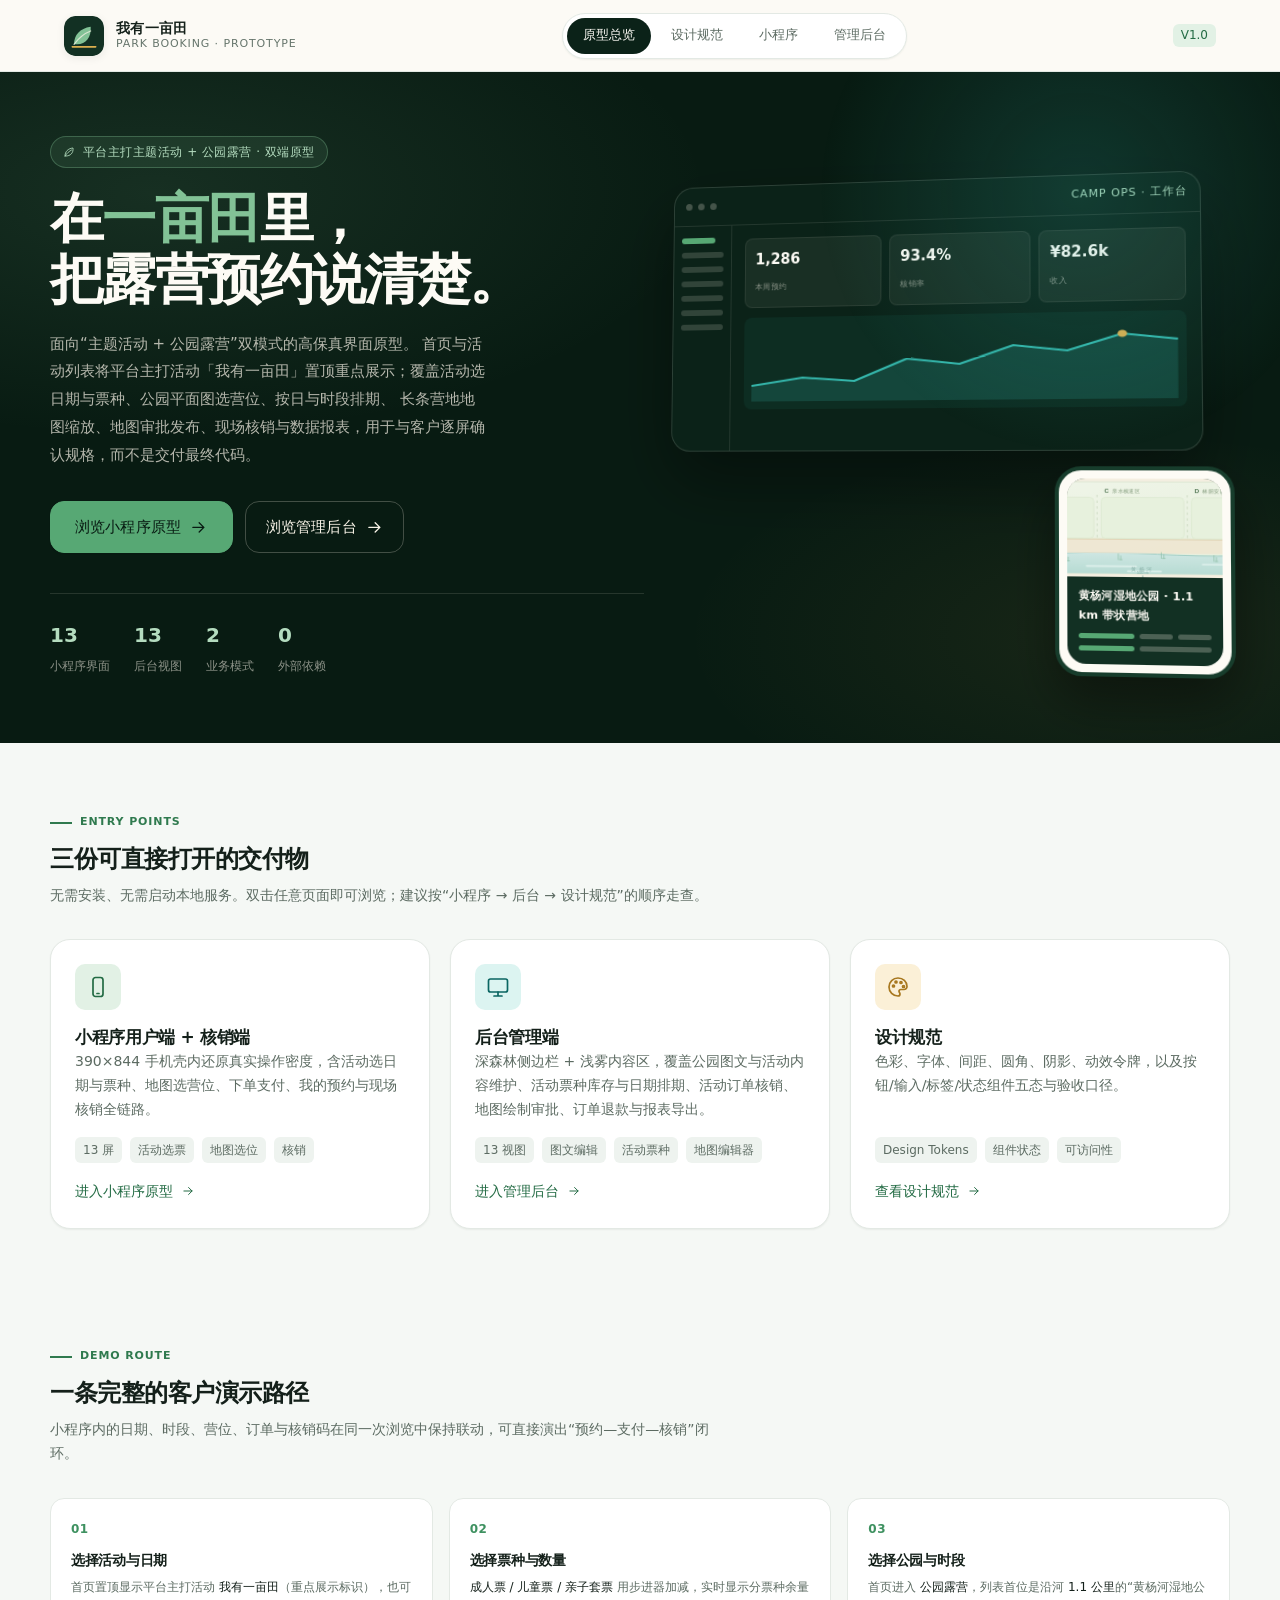
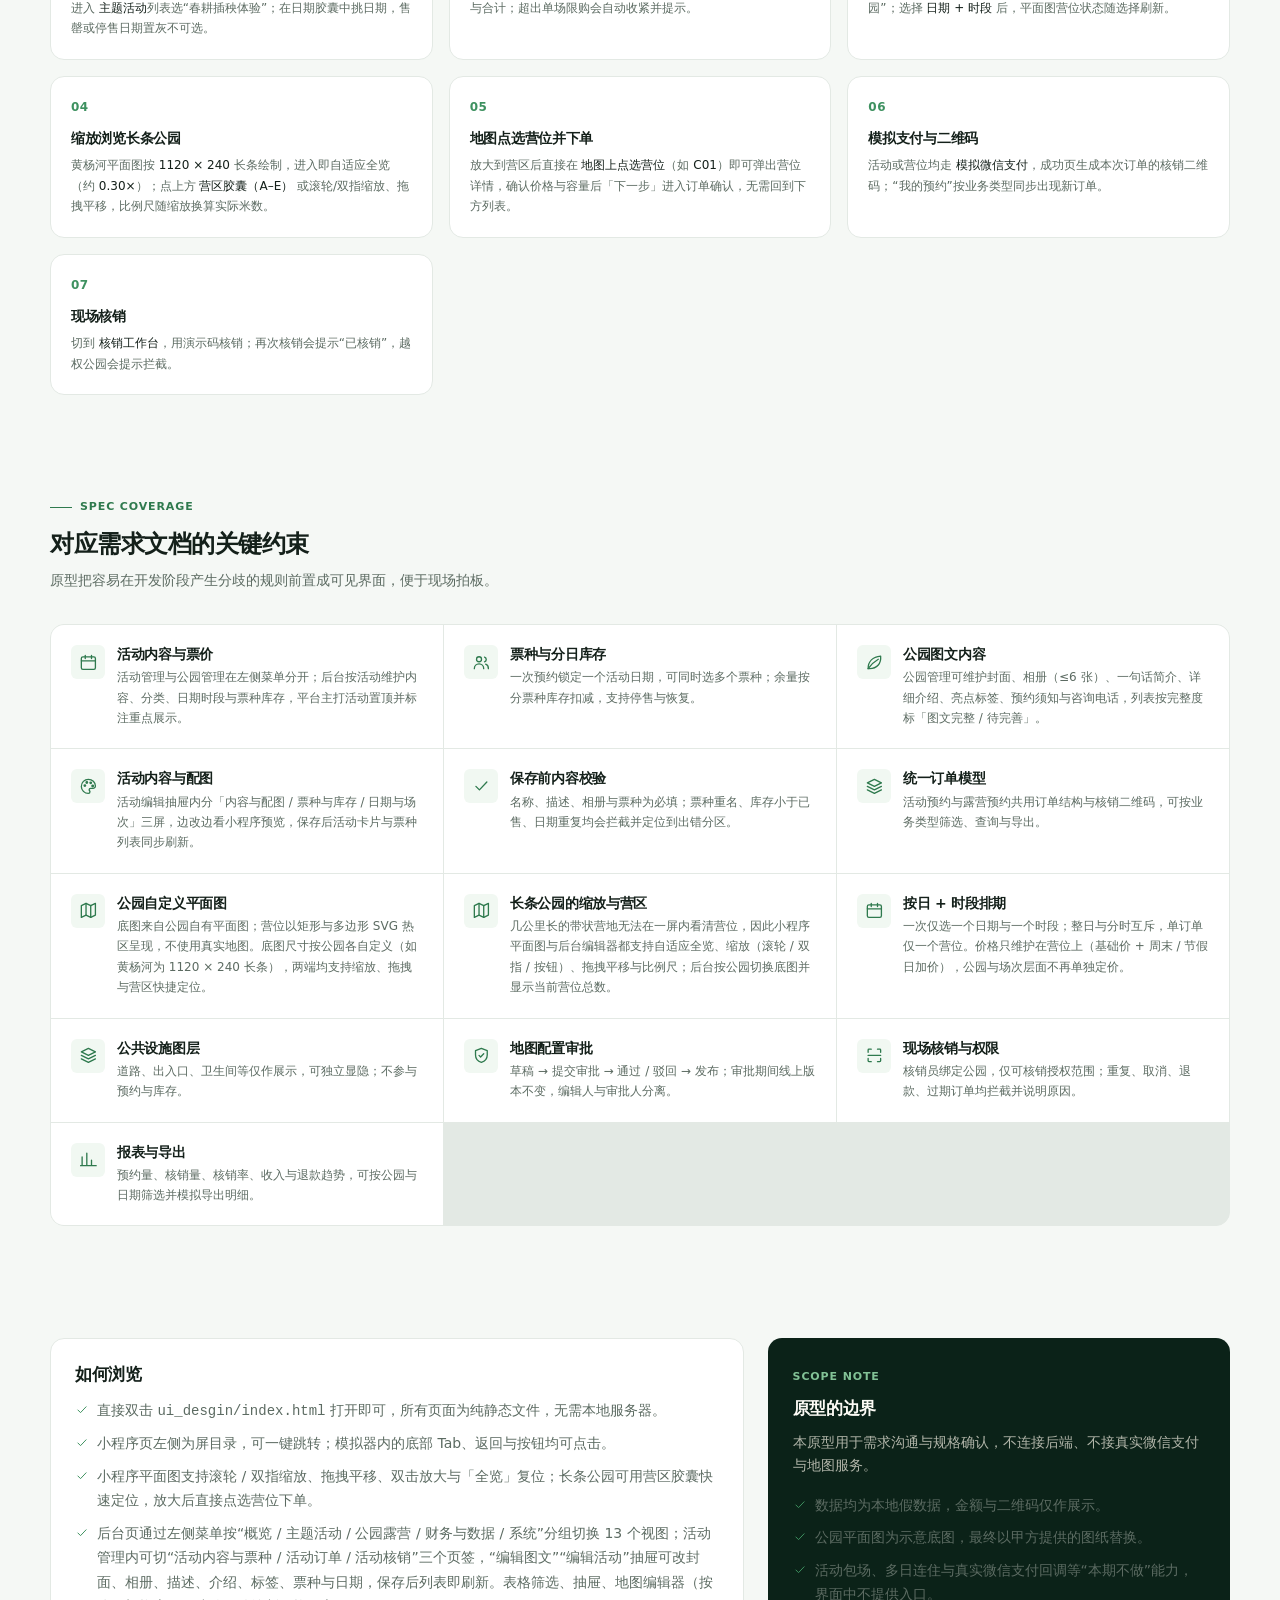
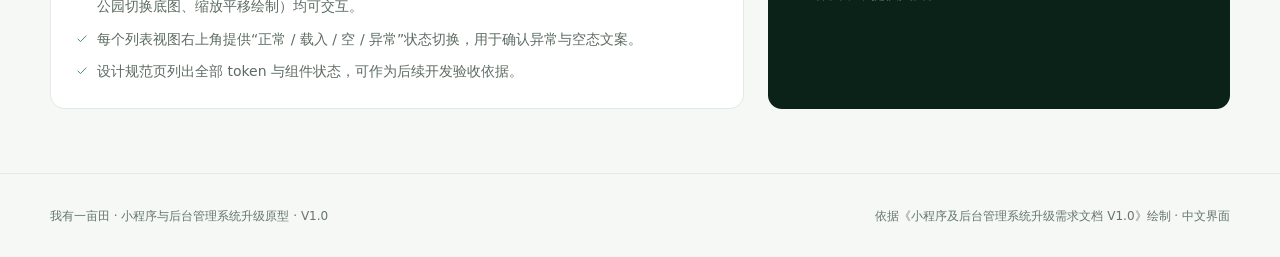
<file: ui_desgin/index.html>
<!doctype html>
<html lang="zh-CN">
<head>
<meta charset="utf-8">
<meta name="viewport" content="width=device-width, initial-scale=1">
<title>我有一亩田 · 双端产品原型（V1.0）</title>
<meta name="description" content="我有一亩田小程序与后台管理系统的可点击 HTML 高保真原型，用于需求与规格确认。">
<link rel="icon" href="assets/img/logo-mark.svg">
<link rel="stylesheet" href="assets/css/tokens.css">
<link rel="stylesheet" href="assets/css/base.css">
<link rel="stylesheet" href="assets/css/overview.css">
</head>
<body>

<!-- 图标 sprite：同文档内联，双击打开亦可显示 -->
<svg width="0" height="0" aria-hidden="true" focusable="false" style="position:absolute">
  <symbol id="i-arrow-right" viewBox="0 0 24 24"><path d="M5 12h14M13 6l6 6-6 6"/></symbol>
  <symbol id="i-phone" viewBox="0 0 24 24"><rect x="7" y="2.5" width="10" height="19" rx="2.5"/><path d="M11 18.5h2"/></symbol>
  <symbol id="i-monitor" viewBox="0 0 24 24"><rect x="2.5" y="4" width="19" height="13" rx="2"/><path d="M8 21h8M12 17v4"/></symbol>
  <symbol id="i-palette" viewBox="0 0 24 24"><path d="M12 3a9 9 0 1 0 0 18c1.4 0 2-.9 2-2 0-1.4-1-1.7-1-2.8 0-1 .8-1.7 1.9-1.7H18a3 3 0 0 0 3-3c0-4.7-4-8.5-9-8.5z"/><circle cx="7.5" cy="11" r="1"/><circle cx="10" cy="7" r="1"/><circle cx="15" cy="7.5" r="1"/><circle cx="17.5" cy="11.5" r="1"/></symbol>
  <symbol id="i-map" viewBox="0 0 24 24"><path d="m3 6 6-3 6 3 6-3v15l-6 3-6-3-6 3z"/><path d="M9 3v15M15 6v15"/></symbol>
  <symbol id="i-calendar" viewBox="0 0 24 24"><rect x="3" y="5" width="18" height="16" rx="2"/><path d="M8 3v4M16 3v4M3 10h18"/></symbol>
  <symbol id="i-shield" viewBox="0 0 24 24"><path d="M12 3 4.5 6v5.5c0 4.6 3.2 8 7.5 9.5 4.3-1.5 7.5-4.9 7.5-9.5V6z"/><path d="m9 12 2 2 4-4"/></symbol>
  <symbol id="i-chart" viewBox="0 0 24 24"><path d="M4 20V9M10 20V4M16 20v-7M22 20H2"/></symbol>
  <symbol id="i-check" viewBox="0 0 24 24"><path d="m5 12 4.5 4.5L19 6.5"/></symbol>
  <symbol id="i-scan" viewBox="0 0 24 24"><path d="M4 8V5a1 1 0 0 1 1-1h3M16 4h3a1 1 0 0 1 1 1v3M20 16v3a1 1 0 0 1-1 1h-3M8 20H5a1 1 0 0 1-1-1v-3M4 12h16"/></symbol>
  <symbol id="i-layers" viewBox="0 0 24 24"><path d="m12 3 9 4.5-9 4.5L3 7.5z"/><path d="m3 12 9 4.5 9-4.5M3 16.5 12 21l9-4.5"/></symbol>
  <symbol id="i-users" viewBox="0 0 24 24"><circle cx="9" cy="8" r="3.2"/><path d="M3 20c0-3.3 2.7-6 6-6s6 2.7 6 6M16 5.2a3.2 3.2 0 0 1 0 6.1M17.5 14.3c2 .7 3.5 2.6 3.5 5.7"/></symbol>
  <symbol id="i-leaf" viewBox="0 0 24 24"><path d="M4 20c0-9 6-15 16-16 1 10-5 16-14 16z"/><path d="M4 20C8 14 12 11 17 8"/></symbol>
</svg>

<header class="site-nav">
  <a class="brand" href="index.html">
    <img class="brand__mark" src="assets/img/logo-mark.svg" alt="">
    <span class="brand__name">
      <strong>我有一亩田</strong>
      <span>PARK BOOKING · PROTOTYPE</span>
    </span>
  </a>
  <nav class="site-nav__links" aria-label="原型导航">
    <a class="site-nav__link is-active" href="index.html">原型总览</a>
    <a class="site-nav__link" href="design/index.html">设计规范</a>
    <a class="site-nav__link" href="miniprogram/index.html">小程序</a>
    <a class="site-nav__link" href="admin/index.html">管理后台</a>
  </nav>
  <div class="site-nav__meta">
    <span class="badge badge--leaf">V1.0</span>
    <span class="u-hide u-sm-hide">需求确认稿</span>
  </div>
</header>

<main>
  <!-- Hero -->
  <section class="hero">
    <div class="wrap hero__inner">
      <div>
        <span class="hero__label">
          <svg class="icon icon--sm" aria-hidden="true"><use href="#i-leaf"/></svg>
          平台主打主题活动 + 公园露营 · 双端原型
        </span>
        <h1>在<em>一亩田</em>里，<br>把露营预约说清楚。</h1>
        <p class="hero__desc">
          面向“主题活动 + 公园露营”双模式的高保真界面原型。
          首页与活动列表将平台主打活动「我有一亩田」置顶重点展示；覆盖活动选日期与票种、公园平面图选营位、按日与时段排期、
          长条营地地图缩放、地图审批发布、现场核销与数据报表，用于与客户逐屏确认规格，而不是交付最终代码。
        </p>
        <div class="hero__actions">
          <a class="btn btn--primary btn--lg" href="miniprogram/index.html">
            浏览小程序原型
            <svg class="icon" aria-hidden="true"><use href="#i-arrow-right"/></svg>
          </a>
          <a class="btn btn--ghost btn--lg" href="admin/index.html">
            浏览管理后台
            <svg class="icon" aria-hidden="true"><use href="#i-arrow-right"/></svg>
          </a>
        </div>
        <div class="hero__facts">
          <div class="hero__fact"><strong>13</strong><span>小程序界面</span></div>
          <div class="hero__fact"><strong>13</strong><span>后台视图</span></div>
          <div class="hero__fact"><strong>2</strong><span>业务模式</span></div>
          <div class="hero__fact"><strong>0</strong><span>外部依赖</span></div>
        </div>
      </div>

      <div class="hero-visual" aria-hidden="true">
        <div class="hero-card hero-card--admin">
          <div class="hero-admin__bar">
            <span class="hero-admin__dot"></span><span class="hero-admin__dot"></span><span class="hero-admin__dot"></span>
            <span class="hero-admin__title">CAMP OPS · 工作台</span>
          </div>
          <div class="hero-admin__body">
            <div class="hero-admin__side">
              <i></i><i></i><i></i><i></i><i></i><i></i><i></i>
            </div>
            <div class="hero-admin__main">
              <div class="hero-kpis">
                <div class="hero-kpi"><b>1,286</b><span>本周预约</span></div>
                <div class="hero-kpi"><b>93.4%</b><span>核销率</span></div>
                <div class="hero-kpi"><b>¥82.6k</b><span>收入</span></div>
              </div>
              <div class="hero-chart">
                <svg viewBox="0 0 320 78" width="100%" height="100%" preserveAspectRatio="none">
                  <path d="M0 62 L40 54 L80 58 L120 36 L160 42 L200 24 L240 30 L280 14 L320 20 L320 78 L0 78 Z" fill="rgba(53,183,172,0.18)"/>
                  <path d="M0 62 L40 54 L80 58 L120 36 L160 42 L200 24 L240 30 L280 14 L320 20" fill="none" stroke="#35B7AC" stroke-width="2"/>
                  <circle cx="280" cy="14" r="3.5" fill="#DCAE4F"/>
                </svg>
              </div>
            </div>
          </div>
        </div>

        <div class="hero-phone">
          <div class="hero-phone__screen">
            <img class="hero-phone__img hero-phone__img--strip" src="assets/img/park-map-2.svg" alt="">
            <div class="hero-phone__pad">
              <span class="hero-phone__title">黄杨河湿地公园 · 1.1 km 带状营地</span>
              <div class="hero-phone__lines"><i></i><i></i><i></i></div>
              <div class="hero-phone__lines"><i></i><i></i></div>
            </div>
          </div>
        </div>
      </div>
    </div>
  </section>

  <!-- 入口 -->
  <section class="section">
    <div class="wrap">
      <div class="section-head">
        <span class="section-head__label">ENTRY POINTS</span>
        <h2>三份可直接打开的交付物</h2>
        <p>无需安装、无需启动本地服务。双击任意页面即可浏览；建议按“小程序 → 后台 → 设计规范”的顺序走查。</p>
      </div>

      <div class="entry-grid">
        <a class="entry-card" href="miniprogram/index.html">
          <span class="entry-card__icon"><svg class="icon icon--lg" aria-hidden="true"><use href="#i-phone"/></svg></span>
          <div>
            <h3>小程序用户端 + 核销端</h3>
            <p>390×844 手机壳内还原真实操作密度，含活动选日期与票种、地图选营位、下单支付、我的预约与现场核销全链路。</p>
          </div>
          <div class="entry-card__list">
            <span>13 屏</span><span>活动选票</span><span>地图选位</span><span>核销</span>
          </div>
          <span class="entry-card__go">进入小程序原型 <svg class="icon icon--sm" aria-hidden="true"><use href="#i-arrow-right"/></svg></span>
        </a>

        <a class="entry-card entry-card--admin" href="admin/index.html">
          <span class="entry-card__icon"><svg class="icon icon--lg" aria-hidden="true"><use href="#i-monitor"/></svg></span>
          <div>
            <h3>后台管理端</h3>
            <p>深森林侧边栏 + 浅雾内容区，覆盖公园图文与活动内容维护、活动票种库存与日期排期、活动订单核销、地图绘制审批、订单退款与报表导出。</p>
          </div>
          <div class="entry-card__list">
            <span>13 视图</span><span>图文编辑</span><span>活动票种</span><span>地图编辑器</span>
          </div>
          <span class="entry-card__go">进入管理后台 <svg class="icon icon--sm" aria-hidden="true"><use href="#i-arrow-right"/></svg></span>
        </a>

        <a class="entry-card entry-card--design" href="design/index.html">
          <span class="entry-card__icon"><svg class="icon icon--lg" aria-hidden="true"><use href="#i-palette"/></svg></span>
          <div>
            <h3>设计规范</h3>
            <p>色彩、字体、间距、圆角、阴影、动效令牌，以及按钮/输入/标签/状态组件五态与验收口径。</p>
          </div>
          <div class="entry-card__list">
            <span>Design Tokens</span><span>组件状态</span><span>可访问性</span>
          </div>
          <span class="entry-card__go">查看设计规范 <svg class="icon icon--sm" aria-hidden="true"><use href="#i-arrow-right"/></svg></span>
        </a>
      </div>
    </div>
  </section>

  <!-- 演示路径 -->
  <section class="section section--tight">
    <div class="wrap">
      <div class="section-head">
        <span class="section-head__label">DEMO ROUTE</span>
        <h2>一条完整的客户演示路径</h2>
        <p>小程序内的日期、时段、营位、订单与核销码在同一次浏览中保持联动，可直接演出“预约—支付—核销”闭环。</p>
      </div>

      <div class="path-grid">
        <article class="path-card">
          <h4>选择活动与日期</h4>
          <p>首页置顶显示平台主打活动 <b>我有一亩田</b>（重点展示标识），也可进入 <b>主题活动</b>列表选“春耕插秧体验”；在日期胶囊中挑日期，售罄或停售日期置灰不可选。</p>
        </article>
        <article class="path-card">
          <h4>选择票种与数量</h4>
          <p><b>成人票 / 儿童票 / 亲子套票</b> 用步进器加减，实时显示分票种余量与合计；超出单场限购会自动收紧并提示。</p>
        </article>
        <article class="path-card">
          <h4>选择公园与时段</h4>
          <p>首页进入 <b>公园露营</b>，列表首位是沿河 <b>1.1 公里</b>的“黄杨河湿地公园”；选择 <b>日期 + 时段</b> 后，平面图营位状态随选择刷新。</p>
        </article>
        <article class="path-card">
          <h4>缩放浏览长条公园</h4>
          <p>黄杨河平面图按 <b>1120 × 240</b> 长条绘制，进入即自适应全览（约 <b>0.30×</b>）；点上方 <b>营区胶囊（A–E）</b> 或滚轮/双指缩放、拖拽平移，比例尺随缩放换算实际米数。</p>
        </article>
        <article class="path-card">
          <h4>地图点选营位并下单</h4>
          <p>放大到营区后直接在 <b>地图上点选营位</b>（如 <b>C01</b>）即可弹出营位详情，确认价格与容量后「下一步」进入订单确认，无需回到下方列表。</p>
        </article>
        <article class="path-card">
          <h4>模拟支付与二维码</h4>
          <p>活动或营位均走 <b>模拟微信支付</b>，成功页生成本次订单的核销二维码；“我的预约”按业务类型同步出现新订单。</p>
        </article>
        <article class="path-card">
          <h4>现场核销</h4>
          <p>切到 <b>核销工作台</b>，用演示码核销；再次核销会提示“已核销”，越权公园会提示拦截。</p>
        </article>
      </div>
    </div>
  </section>

  <!-- 能力矩阵 -->
  <section class="section section--tight">
    <div class="wrap">
      <div class="section-head">
        <span class="section-head__label">SPEC COVERAGE</span>
        <h2>对应需求文档的关键约束</h2>
        <p>原型把容易在开发阶段产生分歧的规则前置成可见界面，便于现场拍板。</p>
      </div>

      <div class="cap-grid">
        <article class="cap-item">
          <span class="cap-item__icon"><svg class="icon" aria-hidden="true"><use href="#i-calendar"/></svg></span>
          <div>
            <h4>活动内容与票价</h4>
            <p>活动管理与公园管理在左侧菜单分开；后台按活动维护内容、分类、日期时段与票种库存，平台主打活动置顶并标注重点展示。</p>
          </div>
        </article>
        <article class="cap-item">
          <span class="cap-item__icon"><svg class="icon" aria-hidden="true"><use href="#i-users"/></svg></span>
          <div>
            <h4>票种与分日库存</h4>
            <p>一次预约锁定一个活动日期，可同时选多个票种；余量按分票种库存扣减，支持停售与恢复。</p>
          </div>
        </article>
        <article class="cap-item">
          <span class="cap-item__icon"><svg class="icon" aria-hidden="true"><use href="#i-leaf"/></svg></span>
          <div>
            <h4>公园图文内容</h4>
            <p>公园管理可维护封面、相册（≤6 张）、一句话简介、详细介绍、亮点标签、预约须知与咨询电话，列表按完整度标「图文完整 / 待完善」。</p>
          </div>
        </article>
        <article class="cap-item">
          <span class="cap-item__icon"><svg class="icon" aria-hidden="true"><use href="#i-palette"/></svg></span>
          <div>
            <h4>活动内容与配图</h4>
            <p>活动编辑抽屉内分「内容与配图 / 票种与库存 / 日期与场次」三屏，边改边看小程序预览，保存后活动卡片与票种列表同步刷新。</p>
          </div>
        </article>
        <article class="cap-item">
          <span class="cap-item__icon"><svg class="icon" aria-hidden="true"><use href="#i-check"/></svg></span>
          <div>
            <h4>保存前内容校验</h4>
            <p>名称、描述、相册与票种为必填；票种重名、库存小于已售、日期重复均会拦截并定位到出错分区。</p>
          </div>
        </article>
        <article class="cap-item">
          <span class="cap-item__icon"><svg class="icon" aria-hidden="true"><use href="#i-layers"/></svg></span>
          <div>
            <h4>统一订单模型</h4>
            <p>活动预约与露营预约共用订单结构与核销二维码，可按业务类型筛选、查询与导出。</p>
          </div>
        </article>
        <article class="cap-item">
          <span class="cap-item__icon"><svg class="icon" aria-hidden="true"><use href="#i-map"/></svg></span>
          <div>
            <h4>公园自定义平面图</h4>
            <p>底图来自公园自有平面图；营位以矩形与多边形 SVG 热区呈现，不使用真实地图。底图尺寸按公园各自定义（如黄杨河为 1120 × 240 长条），两端均支持缩放、拖拽与营区快捷定位。</p>
          </div>
        </article>
        <article class="cap-item">
          <span class="cap-item__icon"><svg class="icon" aria-hidden="true"><use href="#i-map"/></svg></span>
          <div>
            <h4>长条公园的缩放与营区</h4>
            <p>几公里长的带状营地无法在一屏内看清营位，因此小程序平面图与后台编辑器都支持自适应全览、缩放（滚轮 / 双指 / 按钮）、拖拽平移与比例尺；后台按公园切换底图并显示当前营位总数。</p>
          </div>
        </article>
        <article class="cap-item">
          <span class="cap-item__icon"><svg class="icon" aria-hidden="true"><use href="#i-calendar"/></svg></span>
          <div>
            <h4>按日 + 时段排期</h4>
            <p>一次仅选一个日期与一个时段；整日与分时互斥，单订单仅一个营位。价格只维护在营位上（基础价 + 周末 / 节假日加价），公园与场次层面不再单独定价。</p>
          </div>
        </article>
        <article class="cap-item">
          <span class="cap-item__icon"><svg class="icon" aria-hidden="true"><use href="#i-layers"/></svg></span>
          <div>
            <h4>公共设施图层</h4>
            <p>道路、出入口、卫生间等仅作展示，可独立显隐；不参与预约与库存。</p>
          </div>
        </article>
        <article class="cap-item">
          <span class="cap-item__icon"><svg class="icon" aria-hidden="true"><use href="#i-shield"/></svg></span>
          <div>
            <h4>地图配置审批</h4>
            <p>草稿 → 提交审批 → 通过 / 驳回 → 发布；审批期间线上版本不变，编辑人与审批人分离。</p>
          </div>
        </article>
        <article class="cap-item">
          <span class="cap-item__icon"><svg class="icon" aria-hidden="true"><use href="#i-scan"/></svg></span>
          <div>
            <h4>现场核销与权限</h4>
            <p>核销员绑定公园，仅可核销授权范围；重复、取消、退款、过期订单均拦截并说明原因。</p>
          </div>
        </article>
        <article class="cap-item">
          <span class="cap-item__icon"><svg class="icon" aria-hidden="true"><use href="#i-chart"/></svg></span>
          <div>
            <h4>报表与导出</h4>
            <p>预约量、核销量、核销率、收入与退款趋势，可按公园与日期筛选并模拟导出明细。</p>
          </div>
        </article>
      </div>
    </div>
  </section>

  <!-- 说明 -->
  <section class="section">
    <div class="wrap">
      <div class="notes-grid">
        <article class="note-panel">
          <h3>如何浏览</h3>
          <ul class="note-list">
            <li><svg class="icon icon--sm" aria-hidden="true"><use href="#i-check"/></svg><span>直接双击 <code>ui_desgin/index.html</code> 打开即可，所有页面为纯静态文件，无需本地服务器。</span></li>
            <li><svg class="icon icon--sm" aria-hidden="true"><use href="#i-check"/></svg><span>小程序页左侧为屏目录，可一键跳转；模拟器内的底部 Tab、返回与按钮均可点击。</span></li>
            <li><svg class="icon icon--sm" aria-hidden="true"><use href="#i-check"/></svg><span>小程序平面图支持滚轮 / 双指缩放、拖拽平移、双击放大与「全览」复位；长条公园可用营区胶囊快速定位，放大后直接点选营位下单。</span></li>
            <li><svg class="icon icon--sm" aria-hidden="true"><use href="#i-check"/></svg><span>后台页通过左侧菜单按“概览 / 主题活动 / 公园露营 / 财务与数据 / 系统”分组切换 13 个视图；活动管理内可切“活动内容与票种 / 活动订单 / 活动核销”三个页签，“编辑图文”“编辑活动”抽屉可改封面、相册、描述、介绍、标签、票种与日期，保存后列表即刷新。表格筛选、抽屉、地图编辑器（按公园切换底图、缩放平移绘制）均可交互。</span></li>
            <li><svg class="icon icon--sm" aria-hidden="true"><use href="#i-check"/></svg><span>每个列表视图右上角提供“正常 / 载入 / 空 / 异常”状态切换，用于确认异常与空态文案。</span></li>
            <li><svg class="icon icon--sm" aria-hidden="true"><use href="#i-check"/></svg><span>设计规范页列出全部 token 与组件状态，可作为后续开发验收依据。</span></li>
          </ul>
        </article>

        <article class="note-panel note-panel--dark">
          <span class="u-label">SCOPE NOTE</span>
          <h3 class="u-mt-2">原型的边界</h3>
          <p class="u-sm" style="color:rgba(248,243,231,0.7)">
            本原型用于需求沟通与规格确认，不连接后端、不接真实微信支付与地图服务。
          </p>
          <ul class="note-list u-mt-4">
            <li><svg class="icon icon--sm" aria-hidden="true"><use href="#i-check"/></svg><span>数据均为本地假数据，金额与二维码仅作展示。</span></li>
            <li><svg class="icon icon--sm" aria-hidden="true"><use href="#i-check"/></svg><span>公园平面图为示意底图，最终以甲方提供的图纸替换。</span></li>
            <li><svg class="icon icon--sm" aria-hidden="true"><use href="#i-check"/></svg><span>活动包场、多日连住与真实微信支付回调等“本期不做”能力，界面中不提供入口。</span></li>
          </ul>
        </article>
      </div>
    </div>
  </section>
</main>

<footer class="site-foot">
  <div class="wrap site-foot__inner">
    <span>我有一亩田 · 小程序与后台管理系统升级原型 · V1.0</span>
    <span>依据《小程序及后台管理系统升级需求文档 V1.0》绘制 · 中文界面</span>
  </div>
</footer>

<script src="assets/js/common.js"></script>
</body>
</html>
</file>
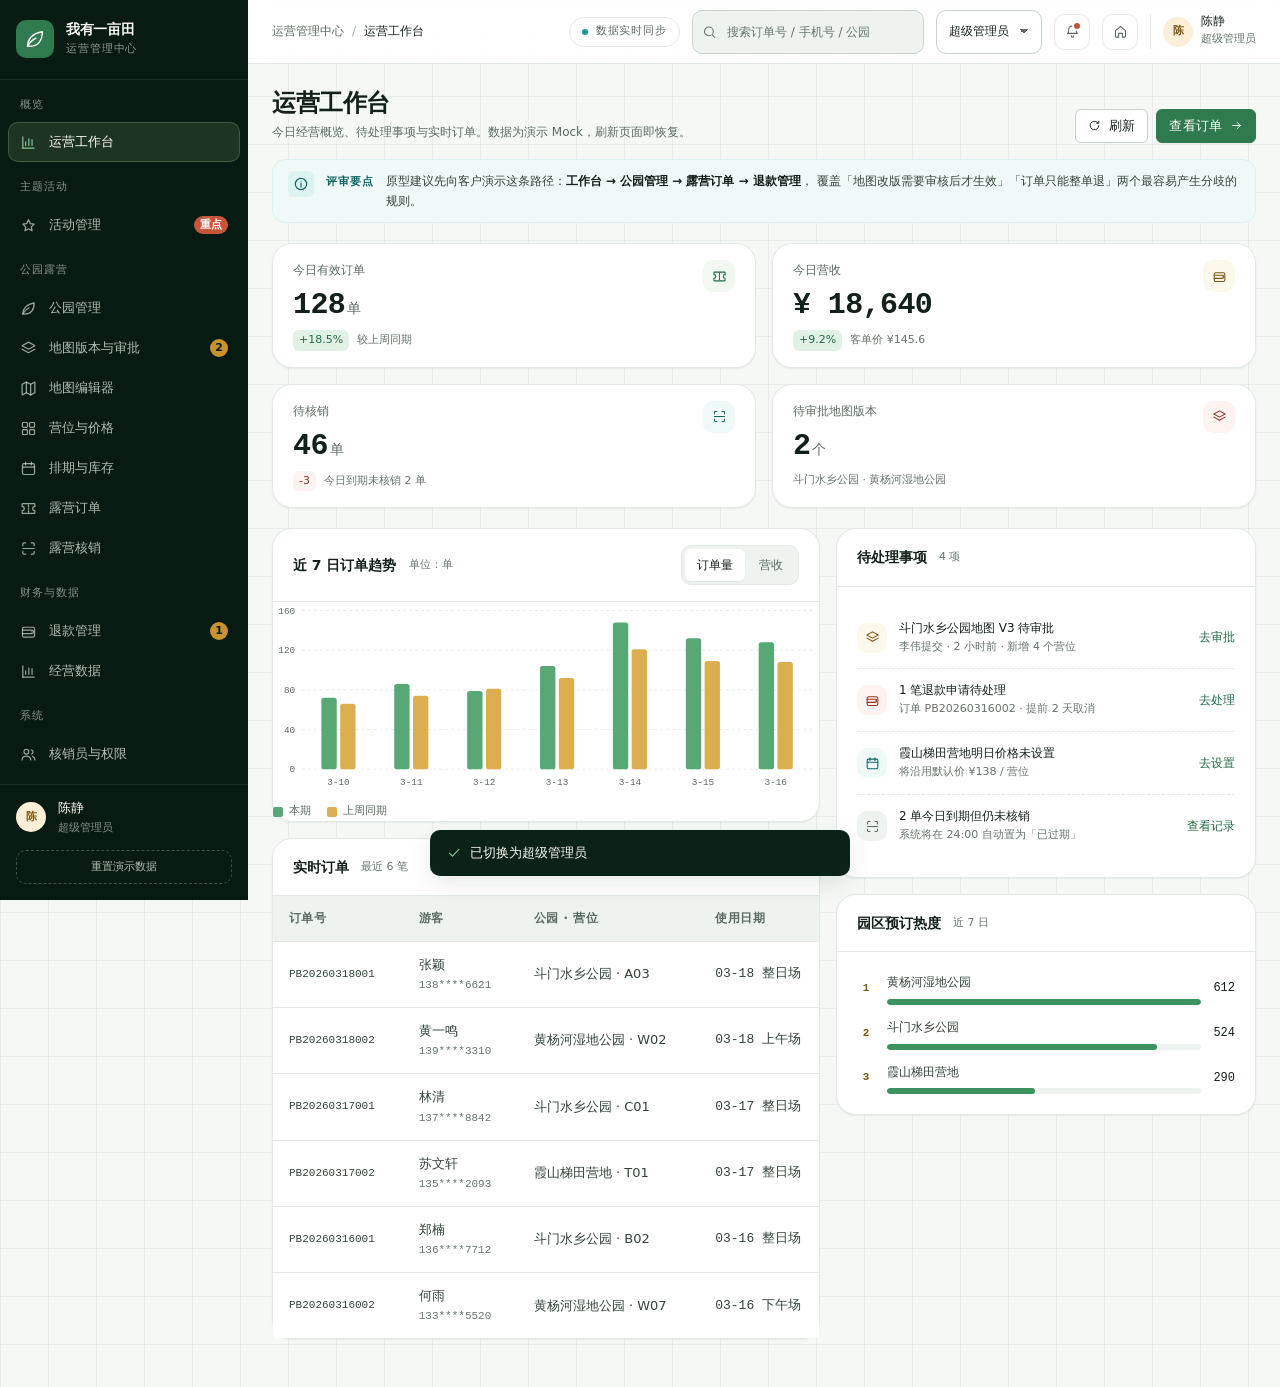
<file: ui_desgin/admin/index.html>
<!DOCTYPE html>
<html lang="zh-CN">
<head>
<meta charset="utf-8"/>
<meta name="viewport" content="width=device-width, initial-scale=1"/>
<title>后台管理系统原型 · 我有一亩田</title>
<meta name="description" content="我有一亩田 · 公园露营预约系统后台管理端交互原型，用于与客户对齐功能范围与操作流程。"/>
<link rel="stylesheet" href="../assets/css/tokens.css"/>
<link rel="stylesheet" href="../assets/css/base.css"/>
<link rel="stylesheet" href="../assets/css/overview.css"/>
<link rel="stylesheet" href="../assets/css/admin.css"/>
</head>
<body class="ad-body">

<!-- ============ 图标雪碧图（本页独立，避免 file:// 下 use 跨文件失效） ============ -->
<svg width="0" height="0" aria-hidden="true" focusable="false" style="position:absolute">
  <symbol id="i-home" viewBox="0 0 24 24"><path d="M4 10.5 12 4l8 6.5V20a1 1 0 0 1-1 1h-4v-6H9v6H5a1 1 0 0 1-1-1z"/></symbol>
  <symbol id="i-map" viewBox="0 0 24 24"><path d="m3 6 6-3 6 3 6-3v15l-6 3-6-3-6 3z"/><path d="M9 3v15M15 6v15"/></symbol>
  <symbol id="i-leaf" viewBox="0 0 24 24"><path d="M4 20c0-8 5-14 16-16 0 11-6 16-14 16"/><path d="M4 20c2-4 5-7 9-9"/></symbol>
  <symbol id="i-layers" viewBox="0 0 24 24"><path d="m12 3 9 5-9 5-9-5z"/><path d="m3 13 9 5 9-5"/></symbol>
  <symbol id="i-grid" viewBox="0 0 24 24"><rect x="3.5" y="3.5" width="7" height="7" rx="1.2"/><rect x="13.5" y="3.5" width="7" height="7" rx="1.2"/><rect x="3.5" y="13.5" width="7" height="7" rx="1.2"/><rect x="13.5" y="13.5" width="7" height="7" rx="1.2"/></symbol>
  <symbol id="i-calendar" viewBox="0 0 24 24"><rect x="3.5" y="5" width="17" height="15.5" rx="2"/><path d="M8 3v4M16 3v4M3.5 10h17"/></symbol>
  <symbol id="i-ticket" viewBox="0 0 24 24"><path d="M3 9V6a1 1 0 0 1 1-1h16a1 1 0 0 1 1 1v3a3 3 0 0 0 0 6v3a1 1 0 0 1-1 1H4a1 1 0 0 1-1-1v-3a3 3 0 0 0 0-6z"/><path d="M12 7v2M12 11v2M12 15v2"/></symbol>
  <symbol id="i-scan" viewBox="0 0 24 24"><path d="M4 8V5.5A1.5 1.5 0 0 1 5.5 4H8M16 4h2.5A1.5 1.5 0 0 1 20 5.5V8M20 16v2.5a1.5 1.5 0 0 1-1.5 1.5H16M8 20H5.5A1.5 1.5 0 0 1 4 18.5V16"/><path d="M4 12h16"/></symbol>
  <symbol id="i-wallet" viewBox="0 0 24 24"><path d="M3.5 8.5A2.5 2.5 0 0 1 6 6h12a2.5 2.5 0 0 1 2.5 2.5v9A2.5 2.5 0 0 1 18 20H6a2.5 2.5 0 0 1-2.5-2.5z"/><path d="M3.5 10h13A2.5 2.5 0 0 1 19 12.5v0a2.5 2.5 0 0 1-2.5 2.5h-13"/><circle cx="16.5" cy="12.5" r=".9" fill="currentColor" stroke="none"/></symbol>
  <symbol id="i-chart" viewBox="0 0 24 24"><path d="M4 20V4"/><path d="M4 20h16"/><path d="M8 16v-5M12.5 16V7M17 16v-8"/></symbol>
  <symbol id="i-star" viewBox="0 0 24 24"><path d="m12 4 2.5 5.3 5.5.7-4 3.9 1 5.6-5-2.8-5 2.8 1-5.6-4-3.9 5.5-.7z"/></symbol>
  <symbol id="i-users" viewBox="0 0 24 24"><circle cx="9" cy="8" r="3.4"/><path d="M2.8 19.5c.5-3.3 3.1-5.2 6.2-5.2s5.7 1.9 6.2 5.2"/><path d="M16 5.4a3.2 3.2 0 0 1 0 6.2M17.6 14.6c2 .6 3.3 2.2 3.6 4.9"/></symbol>
  <symbol id="i-shield" viewBox="0 0 24 24"><path d="M12 3.5 19.5 6v6c0 4.4-3 7.6-7.5 9-4.5-1.4-7.5-4.6-7.5-9V6z"/><path d="m9 12 2.2 2.2L15.5 10"/></symbol>
  <symbol id="i-list" viewBox="0 0 24 24"><path d="M9 6.5h11M9 12h11M9 17.5h11"/><circle cx="4.6" cy="6.5" r="1.3"/><circle cx="4.6" cy="12" r="1.3"/><circle cx="4.6" cy="17.5" r="1.3"/></symbol>
  <symbol id="i-search" viewBox="0 0 24 24"><circle cx="11" cy="11" r="7"/><path d="m16.5 16.5 4 4"/></symbol>
  <symbol id="i-bell" viewBox="0 0 24 24"><path d="M6 9a6 6 0 0 1 12 0c0 5 2 6 2 6H4s2-1 2-6z"/><path d="M10 19a2 2 0 0 0 4 0"/></symbol>
  <symbol id="i-user" viewBox="0 0 24 24"><circle cx="12" cy="8" r="3.6"/><path d="M4.8 20c.6-3.6 3.6-5.6 7.2-5.6s6.6 2 7.2 5.6"/></symbol>
  <symbol id="i-chevron-right" viewBox="0 0 24 24"><path d="m9 5 7 7-7 7"/></symbol>
  <symbol id="i-arrow-left" viewBox="0 0 24 24"><path d="M19 12H5M11 6l-6 6 6 6"/></symbol>
  <symbol id="i-arrow-right" viewBox="0 0 24 24"><path d="M5 12h14M13 6l6 6-6 6"/></symbol>
  <symbol id="i-plus" viewBox="0 0 24 24"><path d="M12 5v14M5 12h14"/></symbol>
  <symbol id="i-minus" viewBox="0 0 24 24"><path d="M5 12h14"/></symbol>
  <symbol id="i-check" viewBox="0 0 24 24"><path d="m5 12.5 4.5 4.5L19 7"/></symbol>
  <symbol id="i-close" viewBox="0 0 24 24"><path d="m6 6 12 12M18 6 6 18"/></symbol>
  <symbol id="i-warning" viewBox="0 0 24 24"><path d="M12 4.5 21 20H3z"/><path d="M12 10v4.2M12 17.2v.1"/></symbol>
  <symbol id="i-info" viewBox="0 0 24 24"><circle cx="12" cy="12" r="8.5"/><path d="M12 11v5.5M12 7.8v.1"/></symbol>
  <symbol id="i-refresh" viewBox="0 0 24 24"><path d="M20 12a8 8 0 1 1-2.6-5.9"/><path d="M20 4v4h-4"/></symbol>
  <symbol id="i-download" viewBox="0 0 24 24"><path d="M12 4v10M8 10l4 4 4-4"/><path d="M4.5 17.5V19a1 1 0 0 0 1 1h13a1 1 0 0 0 1-1v-1.5"/></symbol>
  <symbol id="i-edit" viewBox="0 0 24 24"><path d="M4 20h4L19 9a2.1 2.1 0 0 0-3-3L5 17z"/><path d="m14.5 6.5 3 3"/></symbol>
  <symbol id="i-trash" viewBox="0 0 24 24"><path d="M4.5 7h15M9.5 7V5h5v2M6.5 7l.8 12.1a1.4 1.4 0 0 0 1.4 1.4h6.6a1.4 1.4 0 0 0 1.4-1.4L17.5 7"/><path d="M10.5 11v5.5M13.5 11v5.5"/></symbol>
  <symbol id="i-filter" viewBox="0 0 24 24"><path d="M4 6h16l-6.2 7.2V19l-3.6-2v-3.8z"/></symbol>
  <symbol id="i-cursor" viewBox="0 0 24 24"><path d="m5 4 6.5 16 2.2-6.3L20 11.5z"/></symbol>
  <symbol id="i-square" viewBox="0 0 24 24"><rect x="4.5" y="4.5" width="15" height="15" rx="2"/></symbol>
  <symbol id="i-polygon" viewBox="0 0 24 24"><path d="m12 3.5 7.5 5.6-2.9 8.6H7.4L4.5 9.1z"/></symbol>
  <symbol id="i-road" viewBox="0 0 24 24"><path d="M8 3 6 21M16 3l2 18"/><path d="M12 5v3M12 11v3M12 17v2"/></symbol>
  <symbol id="i-gate" viewBox="0 0 24 24"><path d="M4 20V9.5L12 4l8 5.5V20"/><path d="M9.5 20v-6h5v6"/></symbol>
  <symbol id="i-wc" viewBox="0 0 24 24"><circle cx="7.5" cy="6" r="2"/><circle cx="16.5" cy="6" r="2"/><path d="M5.5 10h4l1 8h-2v3h-2v-3h-2zM14.5 10h4l-1.5 6h-1l-.8 5h-2l-.8-5h-1z"/></symbol>
  <symbol id="i-zoom-in" viewBox="0 0 24 24"><circle cx="11" cy="11" r="6.5"/><path d="m16 16 4.5 4.5M8.2 11h5.6M11 8.2v5.6"/></symbol>
  <symbol id="i-zoom-out" viewBox="0 0 24 24"><circle cx="11" cy="11" r="6.5"/><path d="m16 16 4.5 4.5M8.2 11h5.6"/></symbol>
  <symbol id="i-clock" viewBox="0 0 24 24"><circle cx="12" cy="12" r="8.5"/><path d="M12 7.5V12l3 1.8"/></symbol>
  <symbol id="i-location" viewBox="0 0 24 24"><path d="M12 21s7-6.1 7-11a7 7 0 1 0-14 0c0 4.9 7 11 7 11z"/><circle cx="12" cy="10" r="2.6"/></symbol>
  <symbol id="i-monitor" viewBox="0 0 24 24"><rect x="3" y="4.5" width="18" height="12" rx="1.6"/><path d="M8.5 20h7M12 16.5V20"/></symbol>
  <symbol id="i-phone" viewBox="0 0 24 24"><rect x="7" y="2.5" width="10" height="19" rx="2.4"/><path d="M11 18.8h2"/></symbol>
  <symbol id="i-palette" viewBox="0 0 24 24"><path d="M12 20.5a8.5 8.5 0 1 1 8.5-8.5c0 2.2-2 2.6-3.4 2.6h-1.7a2 2 0 0 0-1.5 3.3c.7.9.2 2.6-1.9 2.6z"/><circle cx="8" cy="10" r="1.1" fill="currentColor" stroke="none"/><circle cx="12" cy="7.6" r="1.1" fill="currentColor" stroke="none"/><circle cx="15.7" cy="10" r="1.1" fill="currentColor" stroke="none"/></symbol>
  <symbol id="i-sliders" viewBox="0 0 24 24"><path d="M4 7h10M18 7h2M4 12h4M12 12h8M4 17h12M20 17h0"/><circle cx="16" cy="7" r="2"/><circle cx="10" cy="12" r="2"/><circle cx="18" cy="17" r="2"/></symbol>
</svg>

<div class="ad-layout">

  <!-- ==================== 侧边导航 ==================== -->
  <aside class="ad-side">
    <div class="ad-brand">
      <span class="ad-brand__mark" aria-hidden="true">
        <svg class="icon" style="color:var(--cream-50)"><use href="#i-leaf"/></svg>
      </span>
      <div class="ad-brand__text">
        <div class="ad-brand__name">我有一亩田</div>
        <div class="ad-brand__sub">运营管理中心</div>
      </div>
    </div>

    <nav class="ad-nav" aria-label="后台主导航">
      <div class="ad-nav__group">
        <div class="ad-nav__label">概览</div>
        <button class="ad-nav__item is-active" type="button" data-view="dash" data-roles="super,park,audit,staff">
          <svg class="icon"><use href="#i-chart"/></svg><span class="ad-nav__text">运营工作台</span>
        </button>
      </div>

      <div class="ad-nav__group">
        <div class="ad-nav__label">主题活动</div>
        <button class="ad-nav__item" type="button" data-view="acts" data-roles="super,park">
          <svg class="icon"><use href="#i-star"/></svg><span class="ad-nav__text">活动管理</span>
          <span class="ad-nav__badge ad-nav__badge--hot">重点</span>
        </button>
      </div>

      <div class="ad-nav__group">
        <div class="ad-nav__label">公园露营</div>
        <button class="ad-nav__item" type="button" data-view="parks" data-roles="super,park,audit">
          <svg class="icon"><use href="#i-leaf"/></svg><span class="ad-nav__text">公园管理</span>
        </button>
        <button class="ad-nav__item" type="button" data-view="versions" data-roles="super,park,audit">
          <svg class="icon"><use href="#i-layers"/></svg><span class="ad-nav__text">地图版本与审批</span>
          <span class="ad-nav__badge" id="nav-badge-ver">2</span>
        </button>
        <button class="ad-nav__item" type="button" data-view="editor" data-roles="super,park">
          <svg class="icon"><use href="#i-map"/></svg><span class="ad-nav__text">地图编辑器</span>
        </button>
        <button class="ad-nav__item" type="button" data-view="seats" data-roles="super,park">
          <svg class="icon"><use href="#i-grid"/></svg><span class="ad-nav__text">营位与价格</span>
        </button>
        <button class="ad-nav__item" type="button" data-view="schedule" data-roles="super,park">
          <svg class="icon"><use href="#i-calendar"/></svg><span class="ad-nav__text">排期与库存</span>
        </button>
        <button class="ad-nav__item" type="button" data-view="orders" data-roles="super,park,audit">
          <svg class="icon"><use href="#i-ticket"/></svg><span class="ad-nav__text">露营订单</span>
        </button>
        <button class="ad-nav__item" type="button" data-view="verify" data-roles="super,park,staff">
          <svg class="icon"><use href="#i-scan"/></svg><span class="ad-nav__text">露营核销</span>
        </button>
      </div>

      <div class="ad-nav__group">
        <div class="ad-nav__label">财务与数据</div>
        <button class="ad-nav__item" type="button" data-view="refunds" data-roles="super,park">
          <svg class="icon"><use href="#i-wallet"/></svg><span class="ad-nav__text">退款管理</span>
          <span class="ad-nav__badge" id="nav-badge-refund">1</span>
        </button>
        <button class="ad-nav__item" type="button" data-view="report" data-roles="super,park,audit">
          <svg class="icon"><use href="#i-chart"/></svg><span class="ad-nav__text">经营数据</span>
        </button>
      </div>

      <div class="ad-nav__group">
        <div class="ad-nav__label">系统</div>
        <button class="ad-nav__item" type="button" data-view="staff" data-roles="super">
          <svg class="icon"><use href="#i-users"/></svg><span class="ad-nav__text">核销员与权限</span>
        </button>
        <button class="ad-nav__item" type="button" data-view="logs" data-roles="super,park,audit">
          <svg class="icon"><use href="#i-list"/></svg><span class="ad-nav__text">操作日志</span>
        </button>
      </div>
    </nav>

    <div class="ad-side__foot">
      <div class="ad-user">
        <span class="avatar avatar--sm avatar--wheat" aria-hidden="true">陈</span>
        <div class="ad-user__meta">
          <div class="ad-user__name">陈静</div>
          <div class="ad-user__role" id="side-role">超级管理员</div>
        </div>
      </div>
      <button class="ad-reset" type="button" id="reset-demo">重置演示数据</button>
    </div>
  </aside>

  <!-- ==================== 主区域 ==================== -->
  <div class="ad-main">

    <header class="ad-topbar">
      <nav class="ad-crumb" aria-label="面包屑">
        <span>运营管理中心</span>
        <span class="ad-crumb__sep">/</span>
        <span class="ad-crumb__cur" id="crumb-cur">运营工作台</span>
      </nav>

      <div class="ad-topbar__tools">
        <span class="ad-live" title="原型为静态演示：真实系统按 60 秒轮询同步经营数据">
          <i class="ad-live__dot" aria-hidden="true"></i>数据实时同步
        </span>

        <label class="ad-search">
          <svg class="icon icon--sm"><use href="#i-search"/></svg>
          <span class="u-hide">全局搜索</span>
          <input class="input" type="search" id="global-search" placeholder="搜索订单号 / 手机号 / 公园"/>
        </label>

        <select class="select" id="role-select" aria-label="切换演示角色" title="切换演示角色"
                style="height:36px;font-size:var(--fs-caption);width:auto">
          <option value="super">超级管理员</option>
          <option value="park">园区管理员</option>
          <option value="audit">审核员</option>
          <option value="staff">核销员</option>
        </select>

        <button class="ad-icon-btn" type="button" data-toast="原型未展开消息中心，通知规则待确认">
          <svg class="icon icon--sm"><use href="#i-bell"/></svg>
          <span class="ad-icon-btn__dot" aria-hidden="true"></span>
          <span class="u-hide">消息通知</span>
        </button>

        <a class="ad-icon-btn" href="../index.html" title="返回原型首页" aria-label="返回原型首页">
          <svg class="icon icon--sm"><use href="#i-home"/></svg>
        </a>

        <div class="ad-avatar">
          <span class="avatar avatar--sm avatar--wheat" aria-hidden="true">陈</span>
          <div>
            <div class="ad-avatar__name" id="top-name">陈静</div>
            <div class="ad-avatar__role" id="top-role">超级管理员</div>
          </div>
        </div>
      </div>
    </header>

    <div class="ad-body__inner">

      <!-- ==================== 01 运营工作台 ==================== -->
      <section class="ad-view is-active" data-view="dash" aria-label="运营工作台">
        <div class="ad-page-head">
          <div>
            <h1 class="ad-page-head__title">运营工作台</h1>
            <p class="ad-page-head__desc">今日经营概览、待处理事项与实时订单。数据为演示 Mock，刷新页面即恢复。</p>
          </div>
          <div class="ad-page-head__acts">
            <button class="btn btn--secondary btn--sm" type="button" data-toast="已刷新工作台数据">
              <svg class="icon icon--sm"><use href="#i-refresh"/></svg>刷新
            </button>
            <button class="btn btn--primary btn--sm" type="button" data-view-jump="orders">
              查看订单<svg class="icon icon--sm"><use href="#i-arrow-right"/></svg>
            </button>
          </div>
        </div>

        <div class="ad-note">
          <svg class="icon"><use href="#i-info"/></svg>
          <span class="ad-note__label">评审要点</span>
          <p class="ad-note__text">
            原型建议先向客户演示这条路径：<strong>工作台 → 公园管理 → 露营订单 → 退款管理</strong>，
            覆盖「地图改版需要审核后才生效」「订单只能整单退」两个最容易产生分歧的规则。
          </p>
        </div>

        <div class="stat-grid">
          <div class="stat">
            <div class="stat__top">
              <div>
                <div class="stat__label">今日有效订单</div>
                <div class="stat__value"><span data-countup="128">128</span><small>单</small></div>
              </div>
              <span class="stat__icon"><svg class="icon icon--sm"><use href="#i-ticket"/></svg></span>
            </div>
            <div class="stat__foot">
              <span class="stat__delta stat__delta--up">+18.5%</span>
              <span>较上周同期</span>
            </div>
          </div>

          <div class="stat">
            <div class="stat__top">
              <div>
                <div class="stat__label">今日营收</div>
                <div class="stat__value">¥ <span data-countup="18640" data-comma>18,640</span></div>
              </div>
              <span class="stat__icon stat__icon--wheat"><svg class="icon icon--sm"><use href="#i-wallet"/></svg></span>
            </div>
            <div class="stat__foot">
              <span class="stat__delta stat__delta--up">+9.2%</span>
              <span>客单价 ¥145.6</span>
            </div>
          </div>

          <div class="stat">
            <div class="stat__top">
              <div>
                <div class="stat__label">待核销</div>
                <div class="stat__value"><span data-countup="46">46</span><small>单</small></div>
              </div>
              <span class="stat__icon stat__icon--cyan"><svg class="icon icon--sm"><use href="#i-scan"/></svg></span>
            </div>
            <div class="stat__foot">
              <span class="stat__delta stat__delta--down">-3</span>
              <span>今日到期未核销 2 单</span>
            </div>
          </div>

          <div class="stat">
            <div class="stat__top">
              <div>
                <div class="stat__label">待审批地图版本</div>
                <div class="stat__value"><span data-countup="2">2</span><small>个</small></div>
              </div>
              <span class="stat__icon stat__icon--rust"><svg class="icon icon--sm"><use href="#i-layers"/></svg></span>
            </div>
            <div class="stat__foot">
              <span>斗门水乡公园 · 黄杨河湿地公园</span>
            </div>
          </div>
        </div>

        <div class="split split--wide">
          <div>
            <div class="panel panel--flush">
              <div class="panel__head">
                <span class="panel__title">近 7 日订单趋势</span>
                <span class="panel__sub">单位：单</span>
                <div class="panel__tools">
                  <div class="segmented" id="trend-seg">
                    <button class="segmented__btn is-active" type="button" data-trend="count">订单量</button>
                    <button class="segmented__btn" type="button" data-trend="amount">营收</button>
                  </div>
                </div>
              </div>
              <div class="panel__body">
                <div class="chart" id="chart-trend"></div>
                <div class="chart__legend">
                  <span class="chart__key"><i class="chart__swatch"></i>本期</span>
                  <span class="chart__key"><i class="chart__swatch chart__swatch--alt"></i>上周同期</span>
                </div>
              </div>
            </div>

            <div class="panel panel--flush">
              <div class="panel__head">
                <span class="panel__title">实时订单</span>
                <span class="panel__sub">最近 6 笔</span>
                <div class="panel__tools">
                  <button class="link-btn" type="button" data-view-jump="orders">全部订单</button>
                </div>
              </div>
              <div class="table-wrap">
                <table class="table">
                  <thead>
                    <tr>
                      <th scope="col">订单号</th>
                      <th scope="col">游客</th>
                      <th scope="col">公园 · 营位</th>
                      <th scope="col">使用日期</th>
                      <th scope="col" class="is-num">金额</th>
                      <th scope="col">状态</th>
                    </tr>
                  </thead>
                  <tbody id="dash-orders"></tbody>
                </table>
              </div>
            </div>
          </div>

          <div>
            <div class="panel">
              <div class="panel__head">
                <span class="panel__title">待处理事项</span>
                <span class="panel__sub">4 项</span>
              </div>
              <div class="panel__body">
                <div class="todo-list">
                  <div class="todo">
                    <span class="todo__icon todo__icon--warn"><svg class="icon icon--sm"><use href="#i-layers"/></svg></span>
                    <div class="todo__body">
                      <div class="todo__title">斗门水乡公园地图 V3 待审批</div>
                      <div class="todo__meta">李伟提交 · 2 小时前 · 新增 4 个营位</div>
                    </div>
                    <button class="link-btn" type="button" data-view-jump="versions">去审批</button>
                  </div>
                  <div class="todo">
                    <span class="todo__icon todo__icon--danger"><svg class="icon icon--sm"><use href="#i-wallet"/></svg></span>
                    <div class="todo__body">
                      <div class="todo__title">1 笔退款申请待处理</div>
                      <div class="todo__meta">订单 PB20260316002 · 提前 2 天取消</div>
                    </div>
                    <button class="link-btn" type="button" data-view-jump="refunds">去处理</button>
                  </div>
                  <div class="todo">
                    <span class="todo__icon todo__icon--info"><svg class="icon icon--sm"><use href="#i-calendar"/></svg></span>
                    <div class="todo__body">
                      <div class="todo__title">霞山梯田营地明日价格未设置</div>
                      <div class="todo__meta">将沿用默认价 ¥138 / 营位</div>
                    </div>
                    <button class="link-btn" type="button" data-view-jump="schedule">去设置</button>
                  </div>
                  <div class="todo">
                    <span class="todo__icon"><svg class="icon icon--sm"><use href="#i-scan"/></svg></span>
                    <div class="todo__body">
                      <div class="todo__title">2 单今日到期但仍未核销</div>
                      <div class="todo__meta">系统将在 24:00 自动置为「已过期」</div>
                    </div>
                    <button class="link-btn" type="button" data-view-jump="verify">查看记录</button>
                  </div>
                </div>
              </div>
            </div>

            <div class="panel">
              <div class="panel__head">
                <span class="panel__title">园区预订热度</span>
                <span class="panel__sub">近 7 日</span>
              </div>
              <div class="panel__body">
                <div class="rank-list" id="rank-list"></div>
              </div>
            </div>
          </div>
        </div>
      </section>

      <!-- ==================== 02 公园管理 ==================== -->
      <section class="ad-view" data-view="parks" aria-label="公园管理">
        <div class="ad-page-head">
          <div>
            <h1 class="ad-page-head__title">公园管理</h1>
            <p class="ad-page-head__desc">维护公园基础信息、图文内容（封面配图、简介、详细介绍、亮点标签、配图相册、预约须知）与上下架状态。地图与营位在各自模块维护。</p>
          </div>
          <div class="ad-page-head__acts">
            <button class="btn btn--primary btn--sm" type="button" id="btn-add-park">
              <svg class="icon icon--sm"><use href="#i-plus"/></svg>新增公园
            </button>
          </div>
        </div>

        <div class="ad-note">
          <svg class="icon"><use href="#i-info"/></svg>
          <span class="ad-note__label">评审要点</span>
          <p class="ad-note__text">
            图文内容发布后同步到<strong>小程序公园详情页</strong>；「下架」只影响新预约，<strong>已售出的订单仍可正常核销</strong>。
          </p>
        </div>

        <div class="panel panel--flush">
          <div class="fbar">
            <input class="input" type="search" id="park-search" placeholder="搜索公园名称 / 编号"/>
            <select class="select" id="park-status">
              <option value="all">全部状态</option>
              <option value="online">营业中</option>
              <option value="offline">已下架</option>
            </select>
            <span class="fbar__spacer"></span>
            <span class="fbar__count">共 <b id="park-count">0</b> 个公园</span>
          </div>
          <div class="table-wrap">
            <table class="table">
              <thead>
                <tr>
                  <th scope="col">公园</th>
                  <th scope="col">营业时间</th>
                  <th scope="col" class="is-num">营位</th>
                  <th scope="col">模式</th>
                  <th scope="col">图文内容</th>
                  <th scope="col">状态</th>
                  <th scope="col">操作</th>
                </tr>
              </thead>
              <tbody id="park-rows"></tbody>
            </table>
          </div>
        </div>
      </section>

      <!-- ==================== 03 地图版本与审批 ==================== -->
      <section class="ad-view" data-view="versions" aria-label="地图版本与审批">
        <div class="ad-page-head">
          <div>
            <h1 class="ad-page-head__title">地图版本与审批</h1>
            <p class="ad-page-head__desc">编辑器保存的是草稿，提交后由审核员通过才对外生效。编辑与审核为两个角色。</p>
          </div>
          <div class="ad-page-head__acts">
            <button class="btn btn--secondary btn--sm" type="button" data-view-jump="editor">
              <svg class="icon icon--sm"><use href="#i-map"/></svg>打开编辑器
            </button>
          </div>
        </div>

        <div class="ad-note">
          <svg class="icon"><use href="#i-info"/></svg>
          <span class="ad-note__label">评审要点</span>
          <p class="ad-note__text">
            同一公园同一时间<strong>只有一个生效版本</strong>；驳回必须填写原因，编辑器可据此继续修改后再提交。
          </p>
        </div>

        <div class="split split--wide">
          <div class="panel">
            <div class="panel__head">
              <span class="panel__title">版本列表</span>
              <span class="panel__sub">斗门水乡公园</span>
              <div class="panel__tools">
                <select class="select" id="ver-park" aria-label="切换公园" style="height:32px;font-size:var(--fs-caption)">
                  <option value="p2">黄杨河湿地公园</option>
                  <option value="p1">斗门水乡公园</option>
                  <option value="p3">霞山梯田营地</option>
                </select>
              </div>
            </div>
            <div class="panel__body">
              <div class="ver-list" id="ver-list"></div>
            </div>
          </div>

          <div class="panel">
            <div class="panel__head">
              <span class="panel__title">版本详情</span>
              <span class="panel__sub" id="ver-detail-sub">V3 · 待审批</span>
            </div>
            <div class="panel__body" id="ver-detail"></div>
          </div>
        </div>
      </section>

      <!-- ==================== 04 地图编辑器 ==================== -->
      <section class="ad-view" data-view="editor" aria-label="地图编辑器">
        <div class="ad-page-head">
          <div>
            <h1 class="ad-page-head__title">地图编辑器</h1>
            <p class="ad-page-head__desc">在底图上框选营位、标注道路与设施，保存草稿后提交审批。营位编号需唯一。</p>
          </div>
          <div class="ad-page-head__acts">
            <button class="btn btn--secondary btn--sm" type="button" data-toast="草稿已保存，尚未对外生效">
              <svg class="icon icon--sm"><use href="#i-check"/></svg>保存草稿
            </button>
            <button class="btn btn--primary btn--sm" type="button" id="btn-submit-map">
              提交审批<svg class="icon icon--sm"><use href="#i-arrow-right"/></svg>
            </button>
          </div>
        </div>

        <div class="ad-note">
          <svg class="icon"><use href="#i-info"/></svg>
          <span class="ad-note__label">评审要点</span>
          <p class="ad-note__text">
            选中「矩形营位」后在底图上点击即可放置营位（原型提供 3 处可放置区域），右侧属性面板可改编号与类型；
            <strong>已售出订单的营位删除时必须二次确认</strong>。
          </p>
        </div>

        <div class="editor">
          <div class="editor__main panel">
            <div class="editor__toolbar">
              <label class="editor__park">
                <span class="u-hide">编辑底图</span>
                <select class="select select--sm" id="ed-park" aria-label="选择要编辑的公园底图">
                  <option value="p2">黄杨河湿地公园</option>
                  <option value="p1">斗门水乡公园</option>
                  <option value="p3">霞山梯田营地</option>
                </select>
              </label>
              <span class="toolbar__sep" aria-hidden="true"></span>
              <div class="tool-group" role="group" aria-label="编辑工具">
                <button class="tool is-active" type="button" data-tool="select">
                  <svg class="icon icon--sm"><use href="#i-cursor"/></svg>选择
                </button>
                <button class="tool" type="button" data-tool="rect">
                  <svg class="icon icon--sm"><use href="#i-square"/></svg>矩形营位
                </button>
                <button class="tool" type="button" data-tool="poly">
                  <svg class="icon icon--sm"><use href="#i-polygon"/></svg>多边形营位
                </button>
              </div>
              <span class="toolbar__sep" aria-hidden="true"></span>
              <div class="tool-group" role="group" aria-label="设施标注">
                <button class="tool tool--icon" type="button" data-tool="road" title="道路">
                  <svg class="icon icon--sm"><use href="#i-road"/></svg><span class="u-hide">道路</span>
                </button>
                <button class="tool tool--icon" type="button" data-tool="gate" title="出入口">
                  <svg class="icon icon--sm"><use href="#i-gate"/></svg><span class="u-hide">出入口</span>
                </button>
                <button class="tool tool--icon" type="button" data-tool="wc" title="卫生间">
                  <svg class="icon icon--sm"><use href="#i-wc"/></svg><span class="u-hide">卫生间</span>
                </button>
              </div>
              <span class="toolbar__sep" aria-hidden="true"></span>
              <div class="tool-group" role="group" aria-label="底图缩放">
                <button class="tool tool--icon" type="button" id="ed-zoom-out" title="缩小底图">
                  <svg class="icon icon--sm"><use href="#i-zoom-out"/></svg><span class="u-hide">缩小</span>
                </button>
                <span class="editor__zoom" id="ed-zoom-val" aria-live="polite">×1.00</span>
                <button class="tool tool--icon" type="button" id="ed-zoom-in" title="放大底图">
                  <svg class="icon icon--sm"><use href="#i-zoom-in"/></svg><span class="u-hide">放大</span>
                </button>
                <button class="tool tool--icon" type="button" id="ed-zoom-fit" title="全览（适应画布）">
                  <svg class="icon icon--sm"><use href="#i-refresh"/></svg><span class="u-hide">全览</span>
                </button>
              </div>
              <span class="toolbar__sep" aria-hidden="true"></span>
              <div class="tool-group">
                <button class="tool tool--icon" type="button" id="btn-del-shape" title="删除选中">
                  <svg class="icon icon--sm"><use href="#i-trash"/></svg><span class="u-hide">删除选中</span>
                </button>
              </div>
              <span class="fbar__spacer"></span>
              <span class="badge badge--wheat">草稿 V4</span>
            </div>

            <div class="editor__stage">
              <div class="editor__canvas" id="editor-canvas" tabindex="0" role="application"
                   aria-label="公园地图编辑器：拖动平移，滚轮或按钮缩放">
                <div class="editor__pane" id="editor-pane">
                  <img id="editor-img" src="../assets/img/park-map-2.svg" alt="黄杨河湿地公园底图"/>
                  <svg viewBox="0 0 1120 240" preserveAspectRatio="none" id="editor-shapes" aria-label="营位图层"></svg>
                </div>
              </div>
              <p class="editor__hint">
                <svg class="icon icon--sm"><use href="#i-info"/></svg>
                <span id="ed-hint-text">底图 1120 × 240 px，跨度 1.1 公里；拖动平移、滚轮或按钮缩放，营位坐标以底图像素存储。</span>
                <span class="editor__count">共 <b id="ed-seat-count">40</b> 个营位</span>
              </p>
            </div>

            <div class="editor__legend">
              <span class="chart__key"><i class="chart__swatch"></i>普通营位</span>
              <span class="chart__key"><i class="chart__swatch" style="background:var(--cyan-400)"></i>多边形营位</span>
              <span class="chart__key"><i class="chart__swatch chart__swatch--alt"></i>当前选中</span>
              <span class="chart__key editor__legend-note">A–E 五区为营区前缀：A 入口草坪 · B 芦苇观鸟 · C 亲水栈道 · D 林荫安静 · E 浅滩骑行</span>
            </div>
          </div>

          <aside>
            <div class="prop">
              <div class="prop__head">
                <svg class="icon icon--sm" style="color:var(--text-muted)"><use href="#i-sliders"/></svg>
                <span class="prop__title">营位属性</span>
                <span class="badge" id="prop-badge" style="margin-left:auto">未选中</span>
              </div>
              <div id="prop-body"></div>
            </div>

            <div class="panel">
              <div class="panel__head"><span class="panel__title">图层</span></div>
              <div class="panel__body">
                <div class="layer-list">
                  <label class="layer"><input class="checkbox" type="checkbox" checked data-layer="seats"/>营位<i class="layer__swatch"></i></label>
                  <label class="layer"><input class="checkbox" type="checkbox" checked data-layer="road"/>道路<i class="layer__swatch layer__swatch--road"></i></label>
                  <label class="layer"><input class="checkbox" type="checkbox" checked data-layer="gate"/>出入口<i class="layer__swatch layer__swatch--gate"></i></label>
                  <label class="layer"><input class="checkbox" type="checkbox" checked data-layer="wc"/>卫生间<i class="layer__swatch layer__swatch--wc"></i></label>
                </div>
              </div>
            </div>
          </aside>
        </div>
      </section>

      <!-- ==================== 05 营位与价格 ==================== -->
      <section class="ad-view" data-view="seats" aria-label="营位与价格">
        <div class="ad-page-head">
          <div>
            <h1 class="ad-page-head__title">营位与价格</h1>
            <p class="ad-page-head__desc">营位是下单的最小单位，一个订单只包含一个营位。价格<strong>只维护在营位上</strong>：基础价 + 周末 / 节假日加价，公园与场次层面不再单独定价。</p>
          </div>
          <div class="ad-page-head__acts">
            <button class="btn btn--primary btn--sm" type="button" data-toast="原型：请在地图编辑器中新增营位">
              <svg class="icon icon--sm"><use href="#i-plus"/></svg>新增营位
            </button>
          </div>
        </div>

        <div class="ad-note">
          <svg class="icon"><use href="#i-info"/></svg>
          <span class="ad-note__label">评审要点</span>
          <p class="ad-note__text">
            营位状态优先级：<strong>维护 / 锁定 &gt; 已约满 &gt; 剩余少量 &gt; 可预约</strong>。
            维护中的营位不出现在小程序选位列表，但历史订单仍显示原营位名称。
            价格改动<strong>只对新订单生效</strong>，已支付订单金额不变。
          </p>
        </div>

        <div class="panel panel--flush">
          <div class="fbar">
            <select class="select" id="seat-park">
              <option value="p2">黄杨河湿地公园</option>
              <option value="p1">斗门水乡公园</option>
              <option value="p3">霞山梯田营地</option>
            </select>
            <input class="input" type="search" id="seat-search" placeholder="搜索营位编号 / 名称"/>
            <select class="select" id="seat-state">
              <option value="all">全部状态</option>
              <option value="ok">可预约</option>
              <option value="maint">维护中</option>
              <option value="locked">已锁定</option>
            </select>
            <span class="fbar__spacer"></span>
            <span class="fbar__count">共 <b id="seat-count">0</b> 个营位</span>
          </div>
          <div class="table-wrap">
            <table class="table">
              <thead>
                <tr>
                  <th scope="col">营位编号</th>
                  <th scope="col">名称</th>
                  <th scope="col">类型</th>
                  <th scope="col" class="is-num">容纳</th>
                  <th scope="col" class="is-num">平日价（元/场）</th>
                  <th scope="col" class="is-num">周末 / 节假日加价</th>
                  <th scope="col">当前状态</th>
                  <th scope="col">操作</th>
                </tr>
              </thead>
              <tbody id="seat-rows"></tbody>
            </table>
          </div>
        </div>
      </section>

      <!-- ==================== 06 露营订单 ==================== -->
      <section class="ad-view" data-view="orders" aria-label="露营订单">
        <div class="ad-page-head">
          <div>
            <h1 class="ad-page-head__title">露营订单</h1>
            <p class="ad-page-head__desc">仅展示<strong>公园露营</strong>订单。主题活动订单在「活动管理 · 活动订单」中处理，两套业务互不干扰；退款需在「退款管理」中按整单处理。</p>
          </div>
          <div class="ad-page-head__acts">
            <button class="btn btn--secondary btn--sm" type="button" data-toast="已导出当前筛选结果（演示，不生成文件）">
              <svg class="icon icon--sm"><use href="#i-download"/></svg>导出
            </button>
          </div>
        </div>

        <div class="ad-note">
          <svg class="icon"><use href="#i-info"/></svg>
          <span class="ad-note__label">评审要点</span>
          <p class="ad-note__text">
            订单为<strong>单日 + 单时段 + 单营位</strong>；状态只允许「待支付 → 待使用 → 已核销」，以及待支付/待使用转「已取消 / 已退款」。
            已核销订单不可退款，仅可登记线下补偿。
          </p>
        </div>

        <div class="panel panel--flush">
          <div class="tabstrip" id="order-tabs" role="tablist" aria-label="订单状态筛选">
            <button class="tabstrip__item is-active" type="button" data-status="all">全部<span class="tabstrip__count" data-count="all">0</span></button>
            <button class="tabstrip__item" type="button" data-status="unpaid">待支付<span class="tabstrip__count" data-count="unpaid">0</span></button>
            <button class="tabstrip__item" type="button" data-status="unused">待使用<span class="tabstrip__count" data-count="unused">0</span></button>
            <button class="tabstrip__item" type="button" data-status="used">已核销<span class="tabstrip__count" data-count="used">0</span></button>
            <button class="tabstrip__item" type="button" data-status="cancelled">已取消<span class="tabstrip__count" data-count="cancelled">0</span></button>
            <button class="tabstrip__item" type="button" data-status="refunded">已退款<span class="tabstrip__count" data-count="refunded">0</span></button>
            <button class="tabstrip__item" type="button" data-status="expired">已过期<span class="tabstrip__count" data-count="expired">0</span></button>
          </div>

          <div class="fbar">
            <input class="input" type="search" id="order-search" placeholder="订单号 / 手机号 / 游客姓名"/>
            <select class="select" id="order-park">
              <option value="all">全部公园</option>
              <option value="p2">黄杨河湿地公园</option>
              <option value="p1">斗门水乡公园</option>
              <option value="p3">霞山梯田营地</option>
            </select>
            <input class="input" type="date" id="order-date" aria-label="使用日期" style="width:150px"/>
            <button class="btn btn--ghost btn--sm" type="button" id="order-clear">清除筛选</button>
            <button class="btn btn--ghost btn--sm" type="button" data-order-reload title="演示列表加载完成后的状态">演示 · 加载</button>
            <button class="btn btn--ghost btn--sm" type="button" data-order-fail title="演示列表加载失败与重试">演示 · 失败</button>
            <span class="fbar__spacer"></span>
            <span class="fbar__count">筛选结果 <b id="order-count">0</b> 条</span>
          </div>

          <div class="table-wrap">
            <table class="table">
              <thead>
                <tr>
                  <th scope="col">订单号</th>
                  <th scope="col">游客</th>
                  <th scope="col">公园 · 营位</th>
                  <th scope="col">使用时段</th>
                  <th scope="col" class="is-num">金额</th>
                  <th scope="col">状态</th>
                  <th scope="col">操作</th>
                </tr>
              </thead>
              <tbody id="order-rows"></tbody>
            </table>
          </div>
          <div class="panel__foot">
            <span>订单数据为演示 Mock，按创建时间倒序</span>
            <span>共 <b id="order-total">0</b> 条</span>
          </div>
        </div>
      </section>

      <!-- ==================== 07 露营核销 ==================== -->
      <section class="ad-view" data-view="verify" aria-label="露营核销">
        <div class="ad-page-head">
          <div>
            <h1 class="ad-page-head__title">露营核销</h1>
            <p class="ad-page-head__desc">记录每一次露营订单扫码核销的动作与结果，包含失败尝试。核销员只能操作自己绑定的园区；活动票核销请在「活动管理 · 活动核销」中查看。</p>
          </div>
          <div class="ad-page-head__acts">
            <button class="btn btn--secondary btn--sm" type="button" data-toast="已导出核销明细（演示，不生成文件）">
              <svg class="icon icon--sm"><use href="#i-download"/></svg>导出明细
            </button>
          </div>
        </div>

        <div class="ad-note">
          <svg class="icon"><use href="#i-info"/></svg>
          <span class="ad-note__label">评审要点</span>
          <p class="ad-note__text">
            失败记录同样要留痕：<strong>跨园区、重复核销、已取消、已过期</strong>都会写入日志，便于事后核对。
          </p>
        </div>

        <div class="panel panel--flush">
          <div class="fbar">
            <input class="input" type="search" id="verify-search" placeholder="订单号 / 核销码 / 核销员"/>
            <select class="select" id="verify-park">
              <option value="all">全部公园</option>
              <option value="p2">黄杨河湿地公园</option>
              <option value="p1">斗门水乡公园</option>
              <option value="p3">霞山梯田营地</option>
            </select>
            <select class="select" id="verify-result">
              <option value="all">全部结果</option>
              <option value="ok">核销成功</option>
              <option value="fail">核销失败</option>
            </select>
            <span class="fbar__spacer"></span>
            <span class="fbar__count">共 <b id="verify-count">0</b> 条</span>
          </div>
          <div class="table-wrap">
            <table class="table">
              <thead>
                <tr>
                  <th scope="col">核销时间</th>
                  <th scope="col">订单号</th>
                  <th scope="col">公园 · 营位</th>
                  <th scope="col">核销员</th>
                  <th scope="col">结果</th>
                  <th scope="col">说明</th>
                </tr>
              </thead>
              <tbody id="verify-rows"></tbody>
            </table>
          </div>
        </div>
      </section>

      <!-- ==================== 08 退款管理 ==================== -->
      <section class="ad-view" data-view="refunds" aria-label="退款管理">
        <div class="ad-page-head">
          <div>
            <h1 class="ad-page-head__title">退款管理</h1>
            <p class="ad-page-head__desc">按整单退款，不支持部分退。已核销、已过期订单不在退款范围。</p>
          </div>
        </div>

        <div class="ad-note">
          <svg class="icon"><use href="#i-info"/></svg>
          <span class="ad-note__label">评审要点</span>
          <p class="ad-note__text">
            退款规则待客户确认：建议<strong>使用前 24 小时可全额退，24 小时内退 50%，开始后不可退</strong>。
            当前原型按「全额退」演示流程，规则可在此处确认后再实现。
          </p>
        </div>

        <div class="panel panel--flush">
          <div class="tabstrip" id="refund-tabs" role="tablist" aria-label="退款状态筛选">
            <button class="tabstrip__item is-active" type="button" data-rstatus="pending">待处理<span class="tabstrip__count" data-rcount="pending">0</span></button>
            <button class="tabstrip__item" type="button" data-rstatus="done">已退款<span class="tabstrip__count" data-rcount="done">0</span></button>
            <button class="tabstrip__item" type="button" data-rstatus="rejected">已驳回<span class="tabstrip__count" data-rcount="rejected">0</span></button>
          </div>
          <div class="table-wrap">
            <table class="table">
              <thead>
                <tr>
                  <th scope="col">申请时间</th>
                  <th scope="col">订单号</th>
                  <th scope="col">游客</th>
                  <th scope="col">公园 · 营位</th>
                  <th scope="col">使用日期</th>
                  <th scope="col" class="is-num">退款金额</th>
                  <th scope="col">原因</th>
                  <th scope="col">操作</th>
                </tr>
              </thead>
              <tbody id="refund-rows"></tbody>
            </table>
          </div>
        </div>
      </section>

      <!-- ==================== 09 排期与库存 ==================== -->
      <section class="ad-view" data-view="schedule" aria-label="排期与库存">
        <div class="ad-page-head">
          <div>
            <h1 class="ad-page-head__title">排期与库存</h1>
            <p class="ad-page-head__desc">按日期维护<strong>开放状态与库存</strong>。价格统一在「营位与价格」中按营位维护，本页只读取营位价格并展示当日价格区间。</p>
          </div>
          <div class="ad-page-head__acts">
            <select class="select" id="sch-park" aria-label="选择公园" style="height:36px;font-size:var(--fs-caption)">
              <option value="p2">黄杨河湿地公园</option>
              <option value="p1">斗门水乡公园</option>
              <option value="p3">霞山梯田营地</option>
            </select>
            <button class="btn btn--secondary btn--sm" type="button" data-modal="modal-batch">
              <svg class="icon icon--sm"><use href="#i-sliders"/></svg>批量设置库存
            </button>
          </div>
        </div>

        <div class="ad-note">
          <svg class="icon"><use href="#i-info"/></svg>
          <span class="ad-note__label">评审要点</span>
          <p class="ad-note__text">
            价格<strong>只来自营位</strong>（营位基础价 + 周末 / 节假日加价），本页不再设置价格，避免同一营位出现两套价格。
            库存与开放状态改动<strong>只对新订单生效</strong>，已支付订单不受影响；锁定或售罄时日历给出明确标记。
          </p>
        </div>

        <div class="split">
          <div class="panel">
            <div class="panel__head">
              <span class="panel__title">排期日历</span>
              <div class="panel__tools">
                <button class="ad-icon-btn" type="button" id="sch-prev" title="上一个月" aria-label="上一个月">
                  <svg class="icon icon--sm"><use href="#i-arrow-left"/></svg>
                </button>
                <span class="cal__month" id="sch-month">2026年3月</span>
                <button class="ad-icon-btn" type="button" id="sch-next" title="下一个月" aria-label="下一个月">
                  <svg class="icon icon--sm"><use href="#i-arrow-right"/></svg>
                </button>
              </div>
            </div>
            <div class="cal">
              <div class="cal__week" aria-hidden="true">
                <span>一</span><span>二</span><span>三</span><span>四</span><span>五</span><span>六</span><span>日</span>
              </div>
              <div class="cal__grid" id="sch-grid"></div>
              <div class="cal__legend">
                <span class="chart__key"><i class="chart__swatch"></i>可预约</span>
                <span class="chart__key"><i class="chart__swatch chart__swatch--alt"></i>周末（营位加价）</span>
                <span class="chart__key"><i class="chart__swatch" style="background:var(--rust-500)"></i>已约满</span>
                <span class="chart__key"><i class="chart__swatch" style="background:var(--ink-300)"></i>已锁定</span>
              </div>
            </div>
          </div>

          <div class="panel">
            <div class="panel__head">
              <span class="panel__title">当日时段与库存</span>
              <span class="panel__sub" id="sch-day-label">3 月 16 日 · 周一</span>
            </div>
            <div class="panel__body">
              <div class="kv kv--list u-mb-3">
                <div class="kv__row">
                  <span class="kv__key">营位价格区间</span>
                  <span class="kv__val" id="sch-price-range">¥68 – ¥188</span>
                </div>
                <div class="kv__row">
                  <span class="kv__key">价格来源</span>
                  <span class="kv__val" id="sch-price-source">营位与价格 · 只读</span>
                </div>
              </div>

              <div class="slot-row">
                <div>
                  <div class="slot-row__name">整日场</div>
                  <div class="slot-row__range">08:00 – 20:00</div>
                </div>
                <span class="badge badge--leaf">启用</span>
                <input class="input" type="text" id="sch-stock" value="12" aria-label="整日场可约营位数"/>
              </div>
              <div class="slot-row">
                <div>
                  <div class="slot-row__name">上午场</div>
                  <div class="slot-row__range">08:00 – 13:00</div>
                </div>
                <span class="badge badge--neutral">未启用</span>
                <input class="input" type="text" value="0" aria-label="上午场可约营位数" disabled/>
              </div>
              <div class="slot-row">
                <div>
                  <div class="slot-row__name">下午场</div>
                  <div class="slot-row__range">13:00 – 18:00</div>
                </div>
                <span class="badge badge--neutral">未启用</span>
                <input class="input" type="text" value="0" aria-label="下午场可约营位数" disabled/>
              </div>

              <div class="form-hint">
                <svg class="icon icon--sm"><use href="#i-warning"/></svg>
                整日场与分时场互斥。启用分时场会关闭整日场，并清空已按整日场创建的未支付订单。
              </div>

              <button class="btn btn--primary btn--block btn--sm u-mt-4" type="button" id="sch-save">保存当日库存</button>
            </div>
          </div>
        </div>
      </section>

      <!-- ==================== 10 经营数据 ==================== -->
      <section class="ad-view" data-view="report" aria-label="经营数据">
        <div class="ad-page-head">
          <div>
            <h1 class="ad-page-head__title">经营数据</h1>
            <p class="ad-page-head__desc">按园区、时段查看订单量与营收，用于评估定价与排期策略。</p>
          </div>
          <div class="ad-page-head__acts">
            <input class="input" type="date" value="2026-03-01" aria-label="开始日期" style="width:150px;height:36px;font-size:var(--fs-caption)"/>
            <span class="u-muted u-xs">至</span>
            <input class="input" type="date" value="2026-03-31" aria-label="结束日期" style="width:150px;height:36px;font-size:var(--fs-caption)"/>
            <button class="btn btn--secondary btn--sm" type="button" data-toast="报表导出为演示占位，未生成文件">
              <svg class="icon icon--sm"><use href="#i-download"/></svg>导出报表
            </button>
          </div>
        </div>

        <div class="stat-grid">
          <div class="stat">
            <div class="stat__label">订单总量</div>
            <div class="stat__value"><span data-countup="1426" data-comma>1,426</span><small>单</small></div>
            <div class="stat__foot"><span class="stat__delta stat__delta--up">+22.4%</span><span>环比上月</span></div>
          </div>
          <div class="stat">
            <div class="stat__label">营收合计</div>
            <div class="stat__value">¥ <span data-countup="208530" data-comma>208,530</span></div>
            <div class="stat__foot"><span class="stat__delta stat__delta--up">+16.8%</span><span>环比上月</span></div>
          </div>
          <div class="stat">
            <div class="stat__label">核销率</div>
            <div class="stat__value">92.6<small>%</small></div>
            <div class="stat__foot"><span class="stat__delta stat__delta--down">-1.2%</span><span>未核销 106 单</span></div>
          </div>
          <div class="stat">
            <div class="stat__label">退款率</div>
            <div class="stat__value"><span data-countup="3.4">3.4</span><small>%</small></div>
            <div class="stat__foot"><span>48 单 · ¥7,120</span></div>
          </div>
        </div>

        <div class="split split--even">
          <div class="panel">
            <div class="panel__head">
              <span class="panel__title">营收趋势</span>
              <span class="panel__sub">3 月 1 日 – 3 月 31 日</span>
            </div>
            <div class="panel__body">
              <div class="chart" id="chart-revenue"></div>
              <div class="chart__legend">
                <span class="chart__key"><i class="chart__swatch chart__swatch--line"></i>日营收（元）</span>
              </div>
            </div>
          </div>

          <div class="panel">
            <div class="panel__head">
              <span class="panel__title">园区订单对比</span>
              <span class="panel__sub">按订单量</span>
            </div>
            <div class="panel__body">
              <div class="chart" id="chart-park"></div>
              <div class="chart__legend">
                <span class="chart__key"><i class="chart__swatch"></i>本周</span>
                <span class="chart__key"><i class="chart__swatch chart__swatch--alt"></i>上周</span>
              </div>
            </div>
          </div>
        </div>

        <div class="split split--even">
          <div class="panel">
            <div class="panel__head">
              <span class="panel__title">时段分布</span>
              <span class="panel__sub">订单占比</span>
            </div>
            <div class="panel__body">
              <div class="chart" id="chart-slot"></div>
            </div>
          </div>

          <div class="panel">
            <div class="panel__head">
              <span class="panel__title">营位销量 Top 5</span>
              <span class="panel__sub">近 30 日</span>
            </div>
            <div class="panel__body">
              <div class="rank-list" id="top-seats"></div>
            </div>
          </div>
        </div>
      </section>

      <!-- ==================== 11 活动管理 ==================== -->
      <section class="ad-view" data-view="acts" aria-label="活动管理">
        <div class="ad-page-head">
          <div>
            <h1 class="ad-page-head__title">活动管理</h1>
            <p class="ad-page-head__desc">主题活动是独立业务线，与公园露营完全分开：维护活动内容（封面配图、描述、介绍、标签、相册）、票种与库存、日期与场次排期，并查看活动预约订单与现场核销记录。<strong>「我有一亩田」是平台主打主题活动，需在首页重点展示。</strong></p>
          </div>
          <div class="ad-page-head__acts">
            <button class="btn btn--secondary btn--sm" type="button" data-toast="已导出活动票务明细（演示，不生成文件）">
              <svg class="icon icon--sm"><use href="#i-download"/></svg>导出票务数据
            </button>
            <button class="btn btn--primary btn--sm" type="button" id="act-create">
              <svg class="icon icon--sm"><use href="#i-plus"/></svg>新建活动
            </button>
          </div>
        </div>

        <div class="ad-note">
          <svg class="icon"><use href="#i-info"/></svg>
          <span class="ad-note__label">评审要点</span>
          <p class="ad-note__text">
            活动预约流程为<strong>选日期 → 选票种与数量 → 提交并支付 → 现场核销</strong>。
            一个活动订单对应 1 个日期与 1 个场次，可购买多个票种，合计不超过限购张数。
            需与客户确认：票种是否按人群分别定价、库存是否按日期单独设置、包场方案是否走线下合同。
          </p>
        </div>

        <div class="stat-grid">
          <div class="stat">
            <div class="stat__top">
              <div>
                <div class="stat__label">在售活动</div>
                <div class="stat__value" id="act-stat-live">4<small>个</small></div>
              </div>
              <span class="stat__icon"><svg class="icon icon--sm"><use href="#i-star"/></svg></span>
            </div>
            <div class="stat__foot">
              <span>共 <b id="act-stat-total">5</b> 个活动，1 个待开始</span>
            </div>
          </div>

          <div class="stat">
            <div class="stat__top">
              <div>
                <div class="stat__label">累计售票</div>
                <div class="stat__value" id="act-stat-tickets">0<small>张</small></div>
              </div>
              <span class="stat__icon stat__icon--wheat"><svg class="icon icon--sm"><use href="#i-ticket"/></svg></span>
            </div>
            <div class="stat__foot">
              <span>含亲子票、成人票与儿童票</span>
            </div>
          </div>

          <div class="stat">
            <div class="stat__top">
              <div>
                <div class="stat__label">待核销门票</div>
                <div class="stat__value" id="act-stat-pending">0<small>张</small></div>
              </div>
              <span class="stat__icon stat__icon--cyan"><svg class="icon icon--sm"><use href="#i-scan"/></svg></span>
            </div>
            <div class="stat__foot">
              <span>活动开始前 24 小时可免费取消</span>
            </div>
          </div>

          <div class="stat">
            <div class="stat__top">
              <div>
                <div class="stat__label">活动营收</div>
                <div class="stat__value" id="act-stat-revenue">¥ 0</div>
              </div>
              <span class="stat__icon stat__icon--rust"><svg class="icon icon--sm"><use href="#i-wallet"/></svg></span>
            </div>
            <div class="stat__foot">
              <span>仅统计已支付订单，退款不计入</span>
            </div>
          </div>
        </div>

        <div class="panel panel--flush">
          <div class="tabstrip" id="act-tabs" role="tablist" aria-label="活动管理分区">
            <button class="tabstrip__item is-active" type="button" role="tab" data-pane="tickets">活动内容与票种<span class="tabstrip__count" data-acount="tickets">0</span></button>
            <button class="tabstrip__item" type="button" role="tab" data-pane="orders">活动订单<span class="tabstrip__count" data-acount="orders">0</span></button>
            <button class="tabstrip__item" type="button" role="tab" data-pane="verify">活动核销<span class="tabstrip__count" data-acount="verify">0</span></button>
          </div>

          <div class="fbar">
            <input class="input" type="search" id="act-search" placeholder="活动名称 / 票种 / 订单号 / 联系人"/>
            <select class="select" id="act-park" aria-label="活动所属公园">
              <option value="all">全部公园</option>
              <option value="p2">黄杨河湿地公园</option>
              <option value="p1">斗门水乡公园</option>
              <option value="p3">霞山梯田营地</option>
            </select>
            <button class="btn btn--ghost btn--sm" type="button" id="act-clear">清除筛选</button>
            <span class="fbar__spacer"></span>
            <span class="fbar__count">筛选结果 <b id="act-count">0</b> 条</span>
          </div>

          <div class="act-pane is-active" id="act-pane-tickets">
            <div class="act-block">
              <div class="act-block__head">
                <h2 class="act-block__title">活动内容与配图</h2>
                <span class="act-block__hint">封面、描述、介绍、标签与相册同步到小程序活动详情页；带「重点展示」标记的活动排在小程序首页最前面</span>
              </div>
              <div class="act-cards" id="act-cards"></div>
            </div>

            <div class="act-block__head act-block__head--sub">
              <h2 class="act-block__title">票种与库存</h2>
              <span class="act-block__hint">按票种设置单价与库存，可单独停售；日期与场次在「日期」中维护</span>
            </div>

            <div class="table-wrap">
              <table class="table">
                <thead>
                  <tr>
                    <th scope="col">活动</th>
                    <th scope="col">公园 · 场次</th>
                    <th scope="col">票种</th>
                    <th scope="col" class="is-num">单价</th>
                    <th scope="col" class="is-num">库存</th>
                    <th scope="col" class="is-num">已售</th>
                    <th scope="col">限购</th>
                    <th scope="col">状态</th>
                    <th scope="col">操作</th>
                  </tr>
                </thead>
                <tbody id="act-ticket-rows"></tbody>
              </table>
            </div>
          </div>

          <div class="table-wrap act-pane" id="act-pane-orders">
            <table class="table">
              <thead>
                <tr>
                  <th scope="col">订单号</th>
                  <th scope="col">联系人</th>
                  <th scope="col">活动 · 票种</th>
                  <th scope="col">参与日期</th>
                  <th scope="col" class="is-num">张数</th>
                  <th scope="col" class="is-num">金额</th>
                  <th scope="col">状态</th>
                  <th scope="col">操作</th>
                </tr>
              </thead>
              <tbody id="act-order-rows"></tbody>
            </table>
          </div>

          <div class="table-wrap act-pane" id="act-pane-verify">
            <table class="table">
              <thead>
                <tr>
                  <th scope="col">核销时间</th>
                  <th scope="col">订单号</th>
                  <th scope="col">活动</th>
                  <th scope="col">票种</th>
                  <th scope="col" class="is-num">张数</th>
                  <th scope="col">核销员</th>
                </tr>
              </thead>
              <tbody id="act-verify-rows"></tbody>
            </table>
          </div>

          <div class="panel__foot">
            <span>票种与日期排期为演示 Mock，保存后仅影响当前原型</span>
            <span>共 <b id="act-total">0</b> 条</span>
          </div>
        </div>
      </section>

      <!-- ==================== 12 核销员与权限 ==================== -->
      <section class="ad-view" data-view="staff" aria-label="核销员与权限">
        <div class="ad-page-head">
          <div>
            <h1 class="ad-page-head__title">核销员与权限</h1>
            <p class="ad-page-head__desc">核销员必须绑定园区，只能核销本园区的订单；跨园区扫码会被拒绝并留痕。</p>
          </div>
          <div class="ad-page-head__acts">
            <button class="btn btn--primary btn--sm" type="button" data-drawer="drawer-staff">
              <svg class="icon icon--sm"><use href="#i-plus"/></svg>新增核销员
            </button>
          </div>
        </div>

        <div class="split split--wide">
          <div class="panel panel--flush">
            <div class="fbar">
              <input class="input" type="search" id="staff-search" placeholder="姓名 / 手机号"/>
              <span class="fbar__spacer"></span>
              <span class="fbar__count">共 <b id="staff-count">0</b> 人</span>
            </div>
            <div class="table-wrap">
              <table class="table">
                <thead>
                  <tr>
                    <th scope="col">姓名</th>
                    <th scope="col">手机号</th>
                    <th scope="col">绑定园区</th>
                    <th scope="col">角色</th>
                    <th scope="col">状态</th>
                    <th scope="col">操作</th>
                  </tr>
                </thead>
                <tbody id="staff-rows"></tbody>
              </table>
            </div>
          </div>

          <div class="panel">
            <div class="panel__head"><span class="panel__title">角色权限说明</span></div>
            <div class="panel__body" style="padding:0">
              <table class="matrix">
                <thead>
                  <tr><th scope="col">能力</th><th scope="col">超管</th><th scope="col">园区</th><th scope="col">审核</th><th scope="col">核销</th></tr>
                </thead>
                <tbody>
                  <tr><td>地图编辑</td><td class="is-yes">✓</td><td class="is-yes">✓</td><td class="is-no">—</td><td class="is-no">—</td></tr>
                  <tr><td>地图审批</td><td class="is-yes">✓</td><td class="is-no">—</td><td class="is-yes">✓</td><td class="is-no">—</td></tr>
                  <tr><td>订单查询</td><td class="is-yes">✓</td><td class="is-yes">✓</td><td class="is-yes">✓</td><td class="is-no">—</td></tr>
                  <tr><td>退款处理</td><td class="is-yes">✓</td><td class="is-yes">✓</td><td class="is-no">—</td><td class="is-no">—</td></tr>
                  <tr><td>扫码核销</td><td class="is-yes">✓</td><td class="is-yes">✓</td><td class="is-no">—</td><td class="is-yes">✓</td></tr>
                  <tr><td>账号管理</td><td class="is-yes">✓</td><td class="is-no">—</td><td class="is-no">—</td><td class="is-no">—</td></tr>
                </tbody>
              </table>
            </div>
          </div>
        </div>
      </section>

      <!-- ==================== 13 操作日志 ==================== -->
      <section class="ad-view" data-view="logs" aria-label="操作日志">
        <div class="ad-page-head">
          <div>
            <h1 class="ad-page-head__title">操作日志</h1>
            <p class="ad-page-head__desc">记录关键动作：地图审批、价格调整、退款、账号变更。日志只读，不可删除。</p>
          </div>
        </div>

        <div class="ad-note">
          <svg class="icon"><use href="#i-info"/></svg>
          <span class="ad-note__label">评审要点</span>
          <p class="ad-note__text">
            建议保留 <strong>12 个月</strong>日志。需与客户确认留存周期与是否需要导出给审计。
          </p>
        </div>

        <div class="panel panel--flush">
          <div class="fbar">
            <input class="input" type="search" id="log-search" placeholder="操作人 / 对象编号"/>
            <select class="select" id="log-action">
              <option value="all">全部动作</option>
              <option value="地图审批">地图审批</option>
              <option value="价格调整">价格调整</option>
              <option value="退款">退款</option>
              <option value="账号">账号</option>
              <option value="订单">订单</option>
              <option value="内容维护">内容维护</option>
              <option value="活动维护">活动维护</option>
            </select>
            <span class="fbar__spacer"></span>
            <span class="fbar__count">共 <b id="log-count">0</b> 条</span>
          </div>
          <div id="log-list"></div>
        </div>
      </section>

    </div>
  </div>
</div>

<!-- ==================== 浮层：遮罩 / 抽屉 / 弹窗 ==================== -->
<div class="overlay" id="ad-overlay"></div>

<aside class="drawer" id="drawer-park" aria-label="新增公园" aria-hidden="true">
  <div class="drawer__head">
    <div>
      <div class="drawer__title">新增公园</div>
      <div class="drawer__sub">保存后需配置地图与营位才能对外开放预约</div>
    </div>
    <button class="ad-icon-btn" type="button" data-close-layer aria-label="关闭">
      <svg class="icon icon--sm"><use href="#i-close"/></svg>
    </button>
  </div>
  <div class="drawer__body">
    <div class="form-grid">
      <div class="field field--full">
        <label class="field__label" for="np-name">公园名称<span class="field__req">*</span></label>
        <input class="input" id="np-name" type="text" placeholder="如：斗门水乡公园"/>
      </div>
      <div class="field">
        <label class="field__label" for="np-code">公园编号<span class="field__req">*</span></label>
        <input class="input" id="np-code" type="text" placeholder="PARK-004"/>
      </div>
      <div class="field">
        <label class="field__label" for="np-mode">预约模式</label>
        <select class="select" id="np-mode">
          <option>整日场</option>
          <option>分时场（上午 / 下午）</option>
        </select>
      </div>
      <div class="field field--full">
        <label class="field__label" for="np-addr">详细地址<span class="field__req">*</span></label>
        <input class="input" id="np-addr" type="text" placeholder="斗门区斗门镇水乡大道 18 号"/>
      </div>
      <div class="field">
        <label class="field__label" for="np-open">营业开始</label>
        <input class="input" id="np-open" type="time" value="08:00"/>
      </div>
      <div class="field">
        <label class="field__label" for="np-close">营业结束</label>
        <input class="input" id="np-close" type="time" value="20:00"/>
      </div>
      <div class="field field--full">
        <label class="field__label" for="np-desc">公园简介</label>
        <textarea class="textarea" id="np-desc" rows="3" placeholder="用于小程序公园列表的一行简介"></textarea>
        <span class="field__hint">建议 40 字以内，说明特色与适合人群。</span>
      </div>
    </div>
    <div class="form-hint">
      <svg class="icon icon--sm"><use href="#i-warning"/></svg>
      新增公园默认为「下架」状态，需完成地图审批后才可上架开放预约。
    </div>
  </div>
  <div class="drawer__foot">
    <button class="btn btn--ghost btn--sm" type="button" data-close-layer>取消</button>
    <button class="btn btn--primary btn--sm" type="button" id="np-save">保存</button>
  </div>
</aside>

<aside class="drawer" id="drawer-order" aria-label="订单详情" aria-hidden="true">
  <div class="drawer__head">
    <div>
      <div class="drawer__title">订单详情</div>
      <div class="drawer__sub" id="od-sub">—</div>
    </div>
    <button class="ad-icon-btn" type="button" data-close-layer aria-label="关闭">
      <svg class="icon icon--sm"><use href="#i-close"/></svg>
    </button>
  </div>
  <div class="drawer__body" id="od-body"></div>
  <div class="drawer__foot" id="od-foot">
    <button class="btn btn--ghost btn--sm" type="button" data-close-layer>关闭</button>
  </div>
</aside>

<aside class="drawer" id="drawer-staff" aria-label="新增核销员" aria-hidden="true">
  <div class="drawer__head">
    <div>
      <div class="drawer__title">新增核销员</div>
      <div class="drawer__sub">核销员须绑定唯一园区</div>
    </div>
    <button class="ad-icon-btn" type="button" data-close-layer aria-label="关闭">
      <svg class="icon icon--sm"><use href="#i-close"/></svg>
    </button>
  </div>
  <div class="drawer__body">
    <div class="form-grid">
      <div class="field field--full">
        <label class="field__label" for="ns-name">姓名<span class="field__req">*</span></label>
        <input class="input" id="ns-name" type="text" placeholder="如：周敏"/>
      </div>
      <div class="field field--full">
        <label class="field__label" for="ns-phone">手机号<span class="field__req">*</span></label>
        <input class="input" id="ns-phone" type="tel" placeholder="用于登录与扫码核销"/>
      </div>
      <div class="field field--full">
        <label class="field__label" for="ns-park">绑定园区<span class="field__req">*</span></label>
        <select class="select" id="ns-park">
          <option>斗门水乡公园</option>
          <option>黄杨河湿地公园</option>
          <option>霞山梯田营地</option>
        </select>
        <span class="field__hint">一个核销员只能绑定一个园区。</span>
      </div>
    </div>
    <div class="form-hint">
      <svg class="icon icon--sm"><use href="#i-warning"/></svg>
      账号初始密码将通过短信下发，首次登录须修改。
    </div>
  </div>
  <div class="drawer__foot">
    <button class="btn btn--ghost btn--sm" type="button" data-close-layer>取消</button>
    <button class="btn btn--primary btn--sm" type="button" id="ns-save">创建账号</button>
  </div>
</aside>

<!-- ---------- 公园图文内容编辑 ---------- -->
<aside class="drawer drawer--wide" id="drawer-park-edit" aria-label="公园图文内容" aria-hidden="true">
  <div class="drawer__head">
    <div>
      <div class="drawer__title" id="pe-title">编辑公园图文</div>
      <div class="drawer__sub" id="pe-sub">封面、简介与相册会同步到小程序公园详情页</div>
    </div>
    <button class="ad-icon-btn" type="button" data-close-layer aria-label="关闭">
      <svg class="icon icon--sm"><use href="#i-close"/></svg>
    </button>
  </div>
  <div class="drawer__body">
    <div class="edit-layout">
      <div class="edit-layout__main">
        <section class="edit-sec">
          <h3 class="edit-sec__title">基础信息</h3>
          <div class="form-grid">
            <div class="field field--full">
              <label class="field__label" for="pe-name">公园名称<span class="field__req">*</span></label>
              <input class="input" id="pe-name" type="text" placeholder="如：斗门水乡公园"/>
            </div>
            <div class="field">
              <label class="field__label" for="pe-code">公园编号</label>
              <input class="input" id="pe-code" type="text" placeholder="PARK-001"/>
            </div>
            <div class="field">
              <label class="field__label" for="pe-mode">预约模式</label>
              <select class="select" id="pe-mode">
                <option>整日场</option>
                <option>分时场</option>
              </select>
            </div>
            <div class="field field--full">
              <label class="field__label" for="pe-addr">详细地址</label>
              <input class="input" id="pe-addr" type="text" placeholder="斗门区斗门镇水乡大道 18 号"/>
            </div>
            <div class="field">
              <label class="field__label" for="pe-open">营业开始</label>
              <input class="input" id="pe-open" type="time"/>
            </div>
            <div class="field">
              <label class="field__label" for="pe-close">营业结束</label>
              <input class="input" id="pe-close" type="time"/>
            </div>
            <div class="field">
              <label class="field__label" for="pe-phone">咨询电话</label>
              <input class="input" id="pe-phone" type="tel" placeholder="0756-0000 000"/>
            </div>
            <div class="field">
              <label class="field__label" for="pe-status">上架状态</label>
              <select class="select" id="pe-status">
                <option value="online">营业中</option>
                <option value="offline">已下架</option>
              </select>
            </div>
          </div>
        </section>

        <section class="edit-sec">
          <h3 class="edit-sec__title">封面配图</h3>
          <p class="edit-sec__hint">用于公园列表卡片与详情页头图，建议 16:9；点击缩略图切换。</p>
          <div class="img-pick" id="pe-cover-pick" role="group" aria-label="选择封面配图"></div>
        </section>

        <section class="edit-sec">
          <h3 class="edit-sec__title">配图相册<span class="edit-sec__badge" id="pe-gallery-count">0/6</span></h3>
          <p class="edit-sec__hint">详情页「公园环境」横向滑动展示，建议 2–6 张。</p>
          <div class="img-pick" id="pe-gallery-pick" role="group" aria-label="选择相册配图"></div>
        </section>

        <section class="edit-sec">
          <h3 class="edit-sec__title">文字内容</h3>
          <div class="form-grid">
            <div class="field field--full">
              <label class="field__label" for="pe-desc">一句话简介<span class="field__req">*</span></label>
              <input class="input" id="pe-desc" type="text" maxlength="60" placeholder="如：河涌环绕的水乡营地，适合家庭野餐。"/>
              <span class="field__hint"><span id="pe-desc-count">0</span>/60 · 显示在列表卡片与详情页</span>
            </div>
            <div class="field field--full">
              <label class="field__label" for="pe-intro">详细介绍</label>
              <textarea class="textarea" id="pe-intro" rows="4" maxlength="300" placeholder="营地范围、分区、设施、交通等介绍"></textarea>
              <span class="field__hint"><span id="pe-intro-count">0</span>/300 · 详情页「公园介绍」段落</span>
            </div>
            <div class="field field--full">
              <label class="field__label">亮点标签</label>
              <div class="chip-pick" id="pe-tags" role="group" aria-label="选择亮点标签"></div>
              <span class="field__hint">最多 5 个，作为详情页标题下方的标签。</span>
            </div>
            <div class="field field--full">
              <label class="field__label" for="pe-notice">预约须知</label>
              <textarea class="textarea" id="pe-notice" rows="3" placeholder="如：请自备防蚊用品；22:00 后请勿使用外放音响。"></textarea>
              <span class="field__hint">下单页与详情页展示，用分号分隔多条。</span>
            </div>
          </div>
        </section>
      </div>

      <aside class="edit-layout__aside">
        <div class="edit-sec__title">小程序预览</div>
        <div class="mp-prev">
          <div class="mp-prev__cover">
            <img id="pe-prev-img" src="../assets/img/park-cover-1.svg" alt=""/>
          </div>
          <div class="mp-prev__body">
            <div class="mp-prev__title" id="pe-prev-name">—</div>
            <div class="mp-prev__meta" id="pe-prev-meta">—</div>
            <p class="mp-prev__desc" id="pe-prev-desc">—</p>
            <div class="mp-prev__tags" id="pe-prev-tags"></div>
            <div class="mp-prev__gallery" id="pe-prev-gallery"></div>
          </div>
        </div>
        <div class="form-hint u-mt-3">
          <svg class="icon icon--sm"><use href="#i-info"/></svg>
          保存后立即对小程序生效，无需重新提交地图审批。
        </div>
      </aside>
    </div>
  </div>
  <div class="drawer__foot">
    <span class="drawer__foot-note" id="pe-updated">—</span>
    <button class="btn btn--ghost btn--sm" type="button" data-close-layer>取消</button>
    <button class="btn btn--primary btn--sm" type="button" id="pe-save">保存并发布</button>
  </div>
</aside>

<!-- ---------- 活动内容 / 票种 / 日期编辑 ---------- -->
<aside class="drawer drawer--wide" id="drawer-act-edit" aria-label="活动编辑" aria-hidden="true">
  <div class="drawer__head">
    <div>
      <div class="drawer__title" id="ae-title">编辑活动</div>
      <div class="drawer__sub" id="ae-sub">内容、票种与日期排期在同一表单内维护</div>
    </div>
    <button class="ad-icon-btn" type="button" data-close-layer aria-label="关闭">
      <svg class="icon icon--sm"><use href="#i-close"/></svg>
    </button>
  </div>
  <div class="drawer__body">
    <div class="edit-layout">
      <div class="edit-layout__main">
        <div class="tabstrip tabstrip--sub" id="ae-tabs" role="tablist" aria-label="活动编辑分区">
          <button class="tabstrip__item is-active" type="button" role="tab" data-aetab="content">内容与配图</button>
          <button class="tabstrip__item" type="button" role="tab" data-aetab="tiers">票种与库存</button>
          <button class="tabstrip__item" type="button" role="tab" data-aetab="dates">日期与场次</button>
        </div>

        <div class="ae-pane is-active" id="ae-pane-content">
          <div class="form-grid">
            <div class="field field--full">
              <label class="field__label" for="ae-name">活动名称<span class="field__req">*</span></label>
              <input class="input" id="ae-name" type="text" placeholder="如：春耕插秧体验"/>
            </div>
            <div class="field">
              <label class="field__label" for="ae-cat">活动分类</label>
              <select class="select" id="ae-cat">
                <option>亲子</option>
                <option>自然</option>
                <option>手作</option>
                <option>夜游</option>
                <option>研学</option>
              </select>
            </div>
            <div class="field">
              <label class="field__label" for="ae-park">所属公园<span class="field__req">*</span></label>
              <select class="select" id="ae-park">
                <option value="p1">斗门水乡公园</option>
                <option value="p2">黄杨河湿地公园</option>
                <option value="p3">霞山梯田营地</option>
              </select>
            </div>
            <div class="field">
              <label class="field__label" for="ae-state">活动状态</label>
              <select class="select" id="ae-state">
                <option>进行中</option>
                <option>未开始</option>
                <option>已结束</option>
                <option>已下架</option>
              </select>
            </div>
            <div class="field">
              <label class="field__label" for="ae-limit">每单限购（张）</label>
              <input class="input" id="ae-limit" type="number" min="1" max="20" step="1"/>
            </div>
            <div class="field">
              <label class="field__label" for="ae-stock">每场库存上限</label>
              <input class="input" id="ae-stock" type="number" min="1" step="1"/>
              <span class="field__hint">按单场日期计算，可被票种库存覆盖。</span>
            </div>
            <div class="field field--full">
              <label class="field__label">封面配图</label>
              <div class="img-pick" id="ae-cover-pick" role="group" aria-label="选择活动封面"></div>
            </div>
            <div class="field field--full">
              <label class="field__label">配图相册<span class="edit-sec__badge" id="ae-gallery-count">0/6</span></label>
              <div class="img-pick" id="ae-gallery-pick" role="group" aria-label="选择活动相册配图"></div>
            </div>
            <div class="field field--full">
              <label class="field__label" for="ae-desc">一句话描述<span class="field__req">*</span></label>
              <input class="input" id="ae-desc" type="text" maxlength="60" placeholder="如：跟着农人下田插秧，含秧苗与工具。"/>
              <span class="field__hint"><span id="ae-desc-count">0</span>/60 · 活动列表卡片说明</span>
            </div>
            <div class="field field--full">
              <label class="field__label" for="ae-intro">活动介绍</label>
              <textarea class="textarea" id="ae-intro" rows="5" maxlength="500" placeholder="活动流程、包含内容、适合人群、注意事项"></textarea>
              <span class="field__hint"><span id="ae-intro-count">0</span>/500 · 详情页「活动介绍」段落</span>
            </div>
            <div class="field field--full">
              <label class="field__label">活动标签</label>
              <div class="chip-pick" id="ae-tags" role="group" aria-label="选择活动标签"></div>
              <span class="field__hint">最多 5 个，如「亲子」「含工具」。</span>
            </div>
          </div>
        </div>

        <div class="ae-pane" id="ae-pane-tiers">
          <p class="edit-sec__hint">票种按人群或组合定价；一个订单可买多个票种，合计不超过每单限购张数。已售张数不可修改。</p>
          <div class="table-wrap">
            <table class="table table--form">
              <thead>
                <tr>
                  <th scope="col">票种名称</th>
                  <th scope="col" class="is-num">单价（元）</th>
                  <th scope="col" class="is-num">库存</th>
                  <th scope="col" class="is-num">已售</th>
                  <th scope="col">状态</th>
                  <th scope="col">操作</th>
                </tr>
              </thead>
              <tbody id="ae-tier-rows"></tbody>
            </table>
          </div>
          <div class="edit-row">
            <button class="btn btn--secondary btn--sm" type="button" id="ae-add-tier">
              <svg class="icon icon--sm"><use href="#i-plus"/></svg>新增票种
            </button>
            <span class="edit-row__hint" id="ae-tier-sum">—</span>
          </div>
        </div>

        <div class="ae-pane" id="ae-pane-dates">
          <p class="edit-sec__hint">每个日期可设置独立场次与停售状态；停售后该日期在小程序上不可选，已售订单不受影响。</p>
          <div class="table-wrap">
            <table class="table table--form">
              <thead>
                <tr>
                  <th scope="col">日期</th>
                  <th scope="col">场次时间</th>
                  <th scope="col">状态</th>
                  <th scope="col">操作</th>
                </tr>
              </thead>
              <tbody id="ae-date-rows"></tbody>
            </table>
          </div>
          <div class="edit-row">
            <button class="btn btn--secondary btn--sm" type="button" id="ae-add-date">
              <svg class="icon icon--sm"><use href="#i-plus"/></svg>新增日期
            </button>
            <span class="edit-row__hint" id="ae-date-sum">—</span>
          </div>
        </div>
      </div>

      <aside class="edit-layout__aside">
        <div class="edit-sec__title">小程序预览</div>
        <div class="mp-prev">
          <div class="mp-prev__cover">
            <img id="ae-prev-img" src="../assets/img/activity-cover.svg" alt=""/>
          </div>
          <div class="mp-prev__body">
            <div class="mp-prev__title" id="ae-prev-name">—</div>
            <div class="mp-prev__meta" id="ae-prev-meta">—</div>
            <p class="mp-prev__desc" id="ae-prev-desc">—</p>
            <div class="mp-prev__tags" id="ae-prev-tags"></div>
            <div class="mp-prev__tickets" id="ae-prev-tickets"></div>
            <div class="mp-prev__dates" id="ae-prev-dates">—</div>
          </div>
        </div>
        <div class="form-hint u-mt-3">
          <svg class="icon icon--sm"><use href="#i-info"/></svg>
          保存后小程序活动列表与详情页同步更新。
        </div>
      </aside>
    </div>
  </div>
  <div class="drawer__foot">
    <span class="drawer__foot-note" id="ae-foot-note">—</span>
    <button class="btn btn--ghost btn--sm" type="button" data-close-layer>取消</button>
    <button class="btn btn--primary btn--sm" type="button" id="ae-save">保存活动</button>
  </div>
</aside>

<div class="modal" id="modal-reject" role="dialog" aria-modal="true" aria-labelledby="mr-title">
  <div class="modal__panel">
    <div class="modal__head">
      <div class="drawer__title" id="mr-title">驳回地图版本</div>
      <div class="drawer__sub">驳回原因会推送给提交人，请说明具体问题</div>
    </div>
    <div class="modal__body">
      <div class="field">
        <label class="field__label" for="mr-reason">驳回原因<span class="field__req">*</span></label>
        <textarea class="textarea" id="mr-reason" rows="3" placeholder="如：A05 营位压到了步道，请调整后再提交"></textarea>
        <span class="field__error u-hide" id="mr-error">请填写驳回原因</span>
      </div>
    </div>
    <div class="modal__foot">
      <button class="btn btn--ghost btn--sm" type="button" data-close-layer>取消</button>
      <button class="btn btn--danger btn--sm" type="button" id="mr-confirm">确认驳回</button>
    </div>
  </div>
</div>

<div class="modal" id="modal-batch" role="dialog" aria-modal="true" aria-labelledby="mb-title">
  <div class="modal__panel">
    <div class="modal__head">
      <div class="drawer__title" id="mb-title">批量设置库存</div>
      <div class="drawer__sub">仅调整所选日期区间的开放库存，价格不在本页修改（价格只维护在营位上）</div>
    </div>
    <div class="modal__body">
      <div class="form-grid">
        <div class="field">
          <label class="field__label" for="mb-from">开始日期</label>
          <input class="input" id="mb-from" type="date" value="2026-03-16"/>
        </div>
        <div class="field">
          <label class="field__label" for="mb-to">结束日期</label>
          <input class="input" id="mb-to" type="date" value="2026-03-31"/>
        </div>
        <div class="field">
          <label class="field__label" for="mb-week-day">平日库存（营位/日）</label>
          <input class="input" id="mb-week-day" type="text" value="12"/>
        </div>
        <div class="field">
          <label class="field__label" for="mb-weekend">周末库存（营位/日）</label>
          <input class="input" id="mb-weekend" type="text" value="10"/>
        </div>
      </div>
    </div>
    <div class="modal__foot">
      <button class="btn btn--ghost btn--sm" type="button" data-close-layer>取消</button>
      <button class="btn btn--primary btn--sm" type="button" id="mb-confirm">应用到区间</button>
    </div>
  </div>
</div>

<div class="modal" id="modal-seat-price" role="dialog" aria-modal="true" aria-labelledby="msp-title">
  <div class="modal__panel">
    <div class="modal__head">
      <div class="drawer__title" id="msp-title">修改营位价格</div>
      <div class="drawer__sub" id="msp-sub">营位价格是系统唯一的价格来源</div>
    </div>
    <div class="modal__body">
      <div class="form-grid">
        <div class="field">
          <label class="field__label" for="msp-base">基础价（元/场）</label>
          <input class="input" id="msp-base" type="text" value="68"/>
        </div>
        <div class="field">
          <label class="field__label" for="msp-weekend">周末加价（元）</label>
          <input class="input" id="msp-weekend" type="text" value="20"/>
        </div>
        <div class="field">
          <label class="field__label" for="msp-holiday">节假日加价（元）</label>
          <input class="input" id="msp-holiday" type="text" value="40"/>
        </div>
      </div>
      <div class="form-hint">
        <svg class="icon icon--sm"><use href="#i-warning"/></svg>
        修改后仅对新订单生效，已支付订单金额不变。
      </div>
    </div>
    <div class="modal__foot">
      <button class="btn btn--ghost btn--sm" type="button" data-close-layer>取消</button>
      <button class="btn btn--primary btn--sm" type="button" id="msp-confirm">保存价格</button>
    </div>
  </div>
</div>

<div class="modal" id="modal-refund" role="dialog" aria-modal="true" aria-labelledby="mrf-title">
  <div class="modal__panel">
    <div class="modal__head">
      <div class="drawer__title" id="mrf-title">处理退款</div>
      <div class="drawer__sub" id="mrf-sub">按整单全额退款</div>
    </div>
    <div class="modal__body">
      <div class="kv kv--list" id="mrf-info"></div>
      <div class="field u-mt-4">
        <label class="field__label" for="mrf-note">处理备注</label>
        <textarea class="textarea" id="mrf-note" rows="2" placeholder="选填，将记录在操作日志中"></textarea>
      </div>
    </div>
    <div class="modal__foot">
      <button class="btn btn--ghost btn--sm" type="button" data-close-layer>取消</button>
      <button class="btn btn--danger btn--sm" type="button" id="mrf-confirm">确认退款</button>
    </div>
  </div>
</div>

<div class="toast-stack" id="toast-stack" aria-live="polite"></div>

<script src="../assets/js/common.js"></script>
<script src="../assets/js/admin.js"></script>
</body>
</html>
</file>
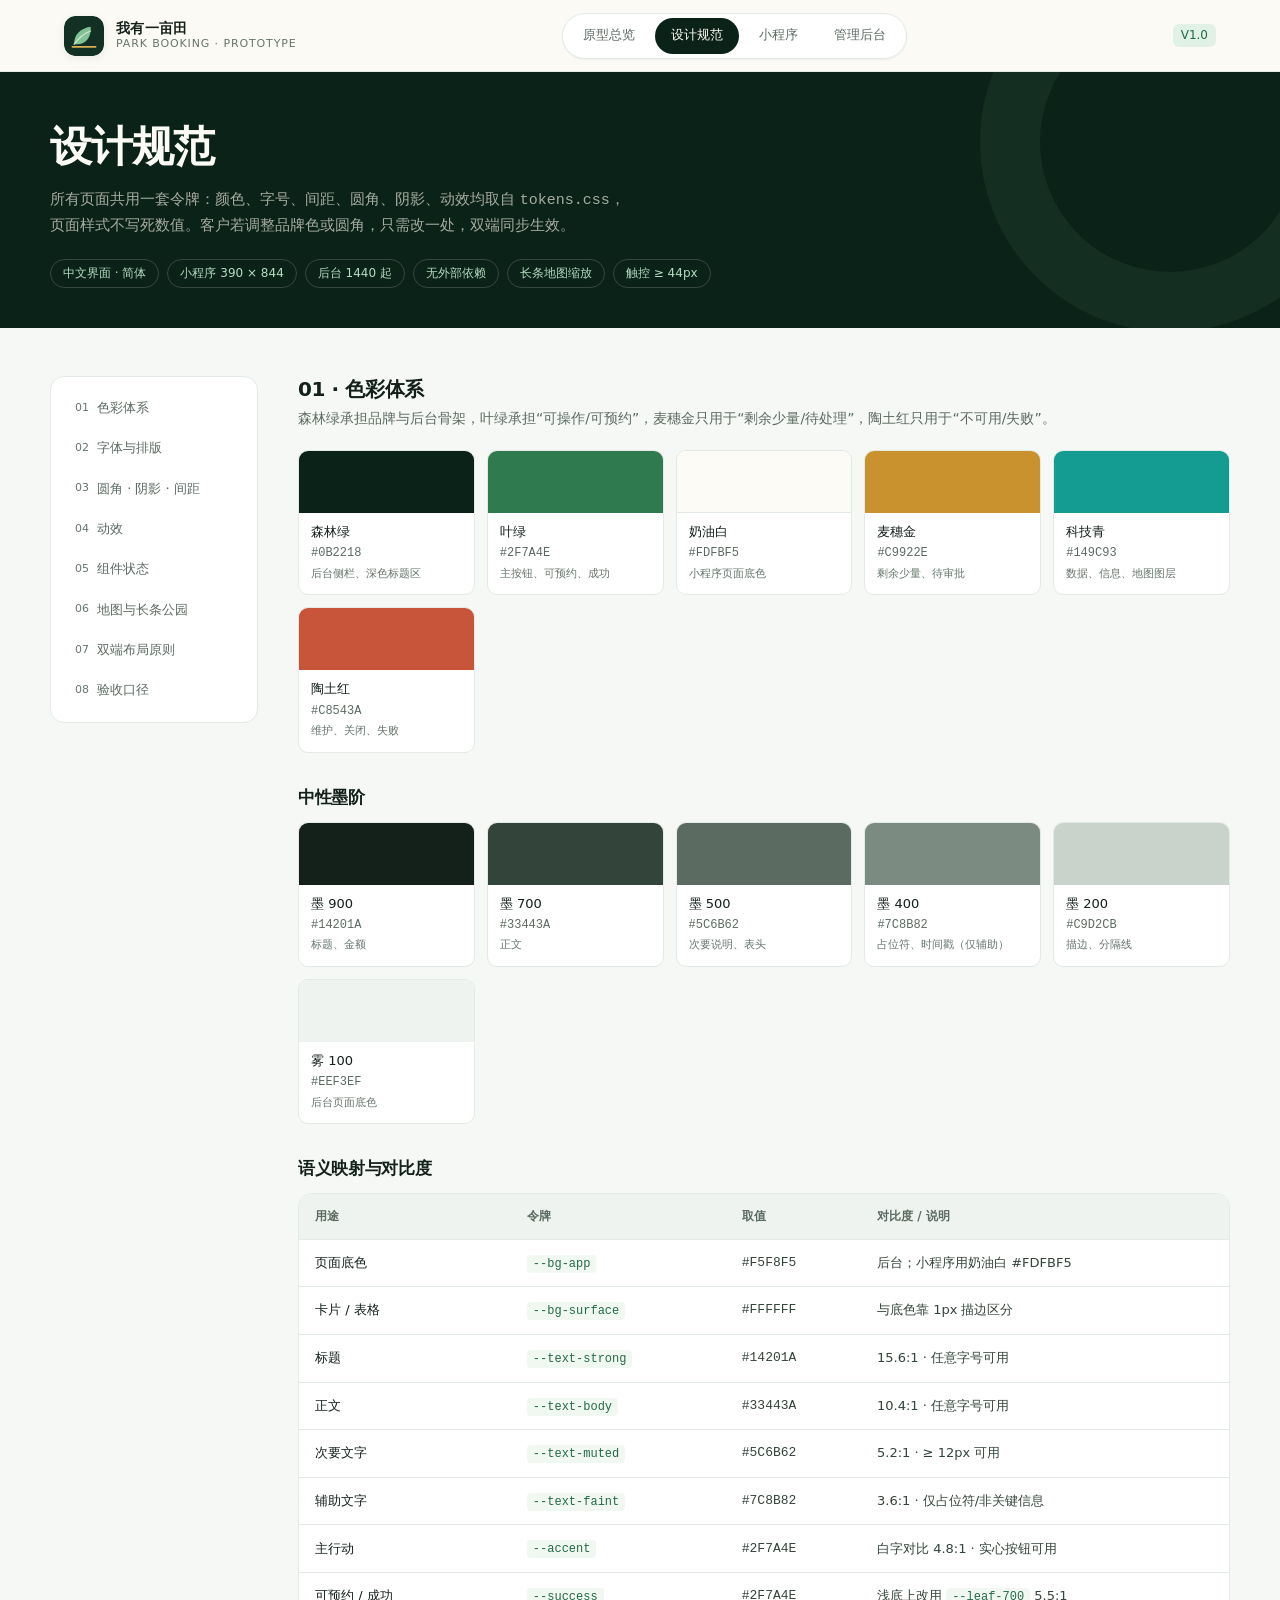
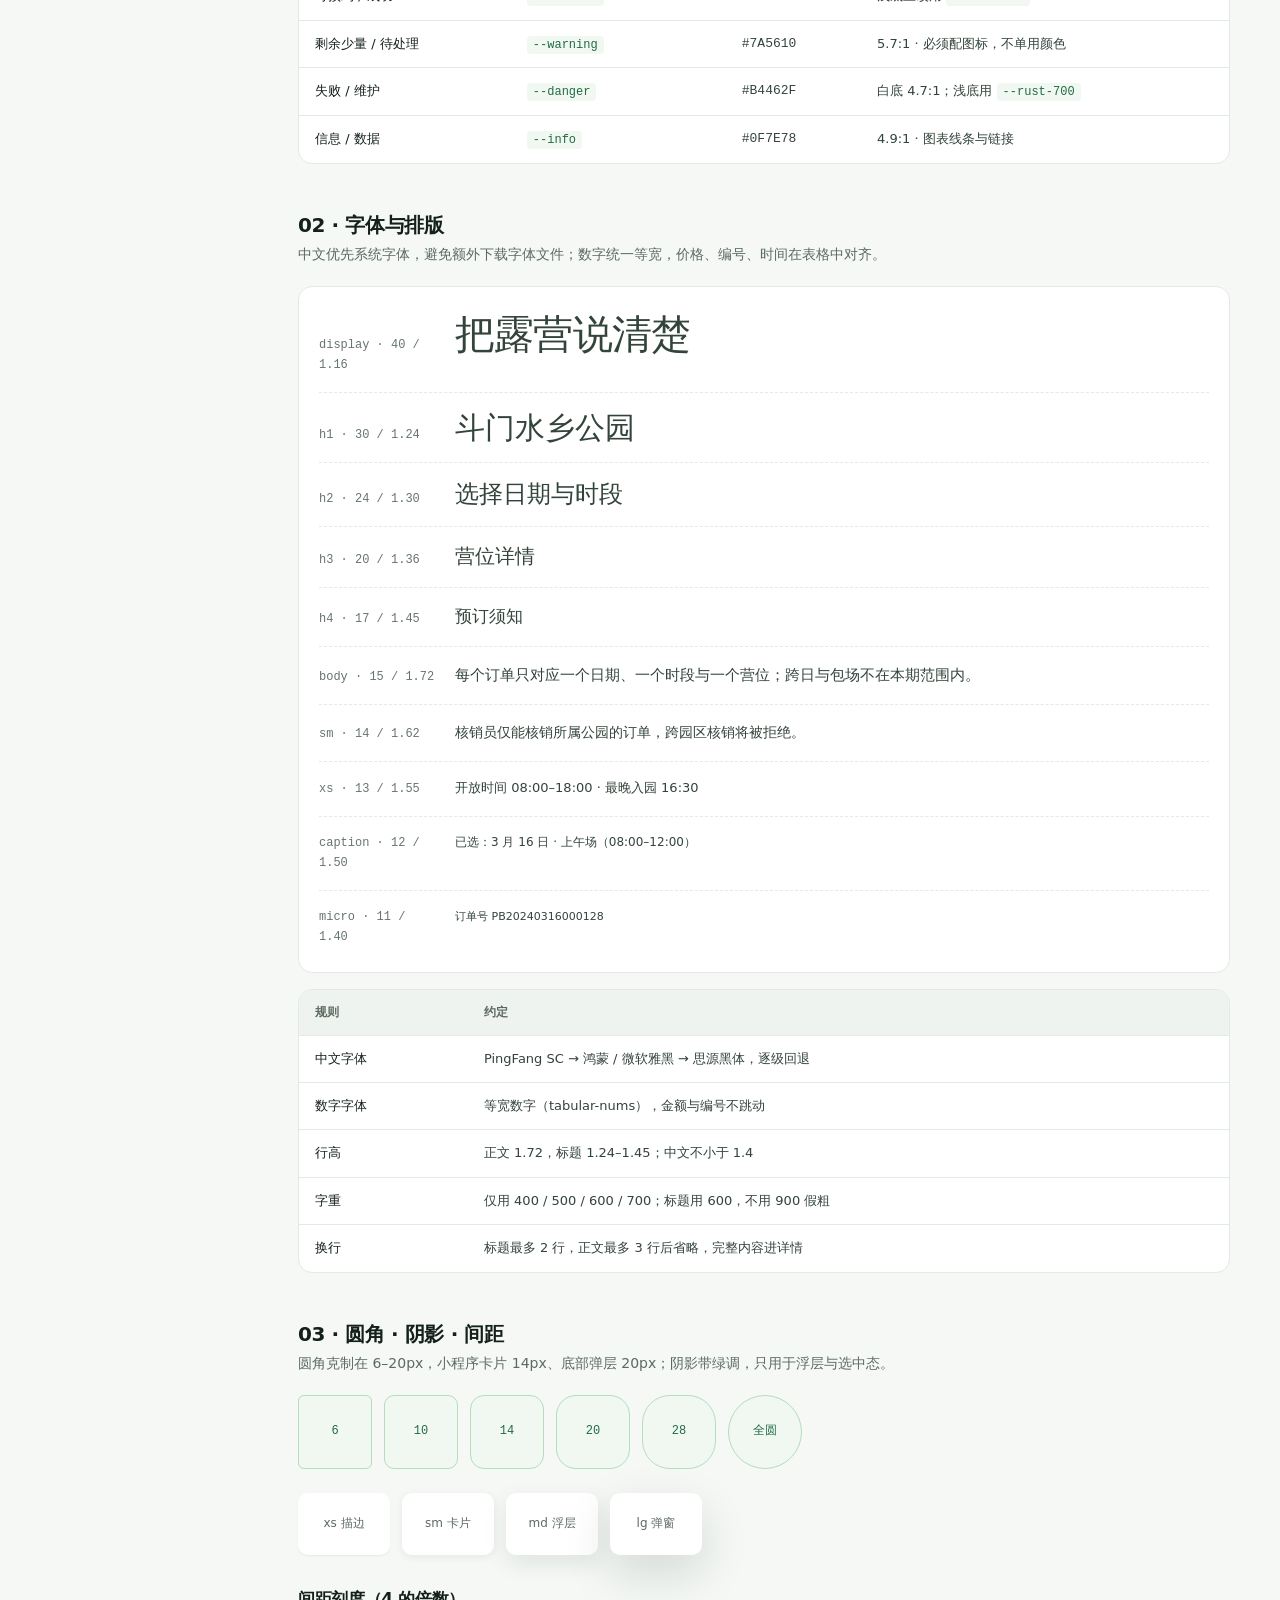
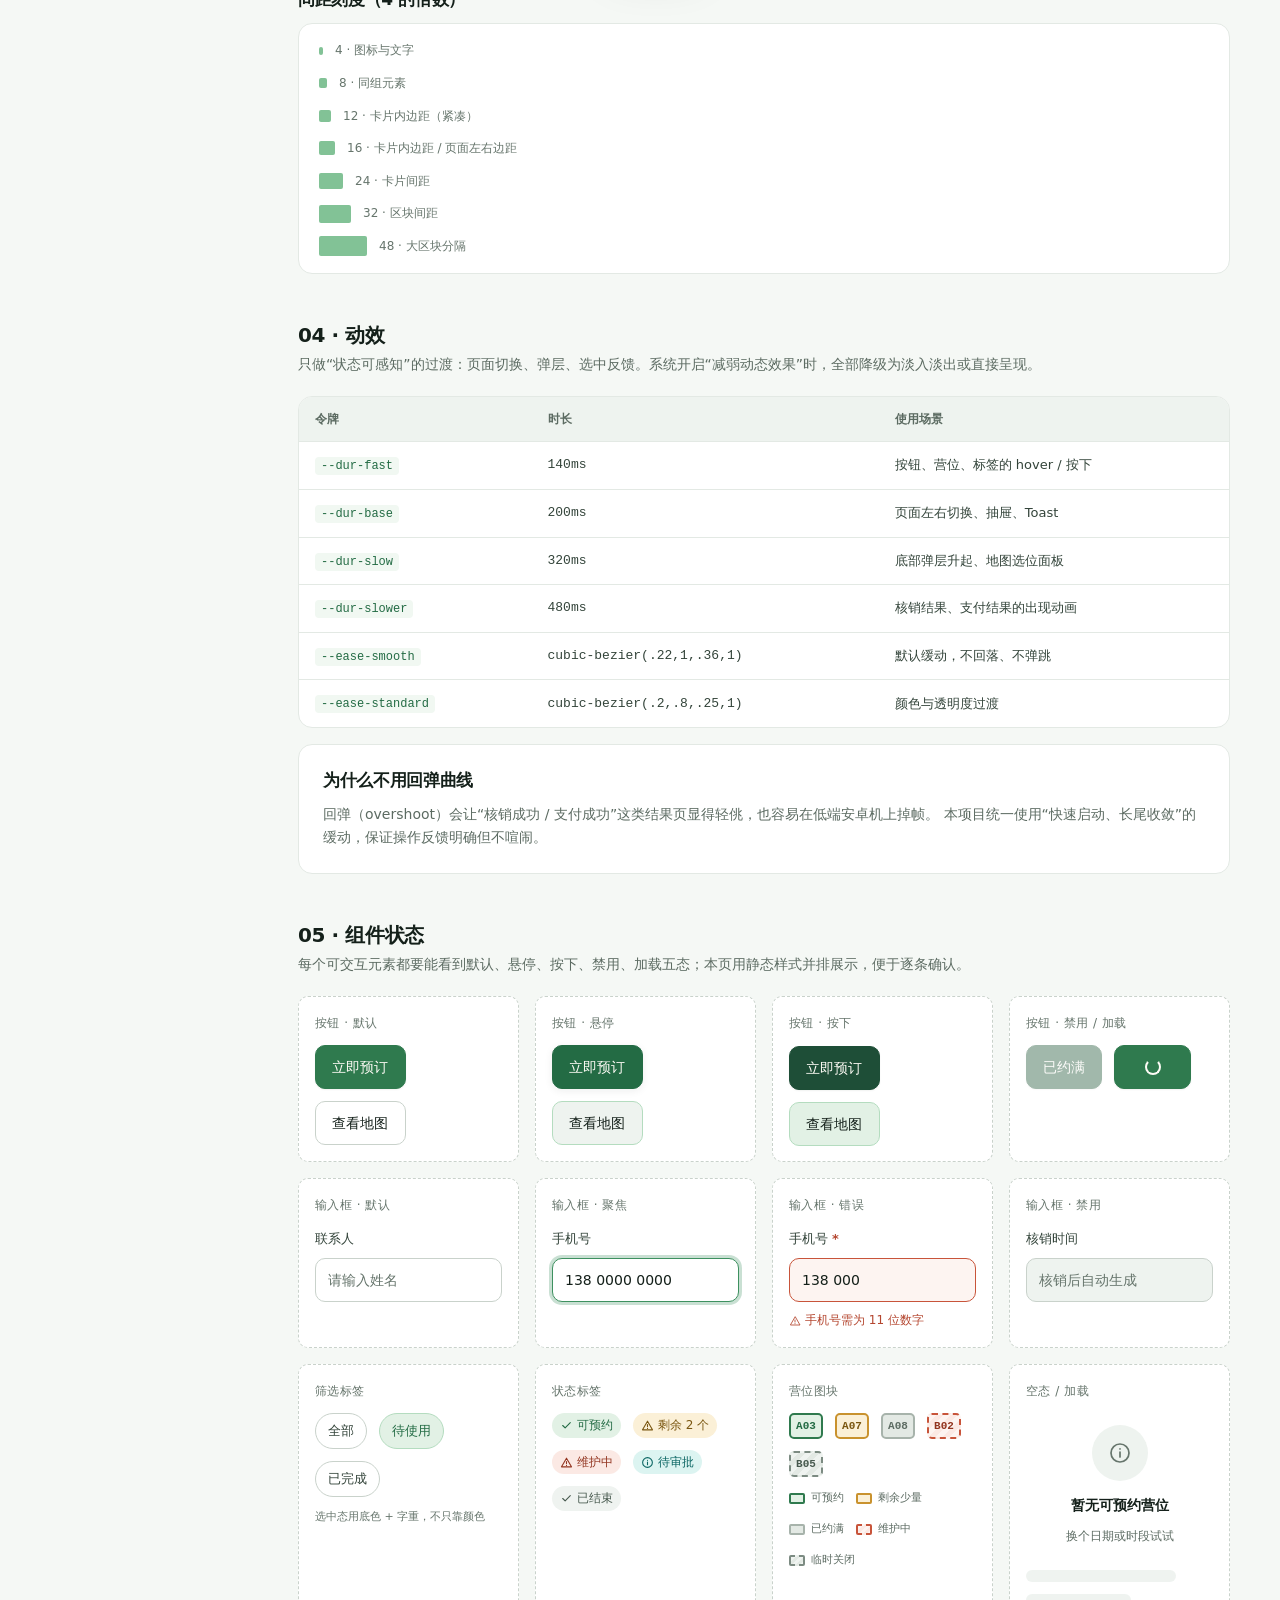
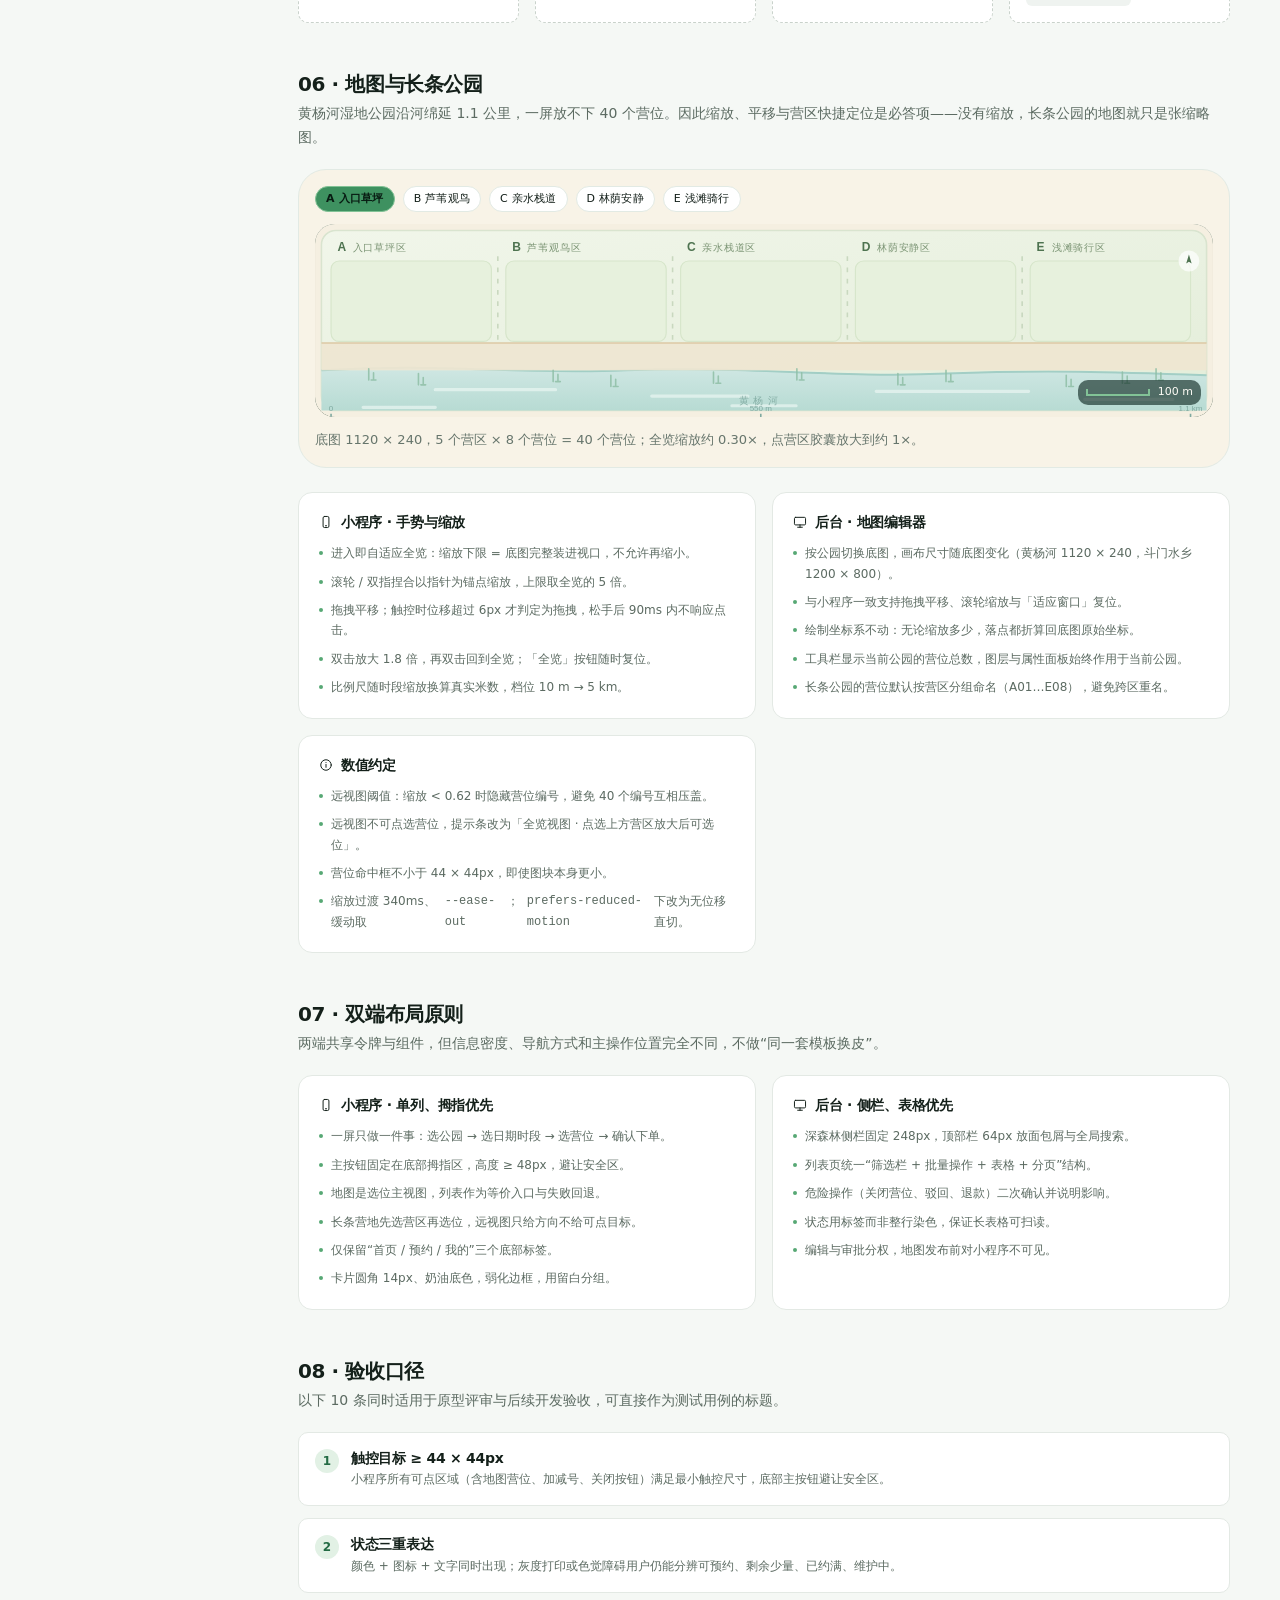
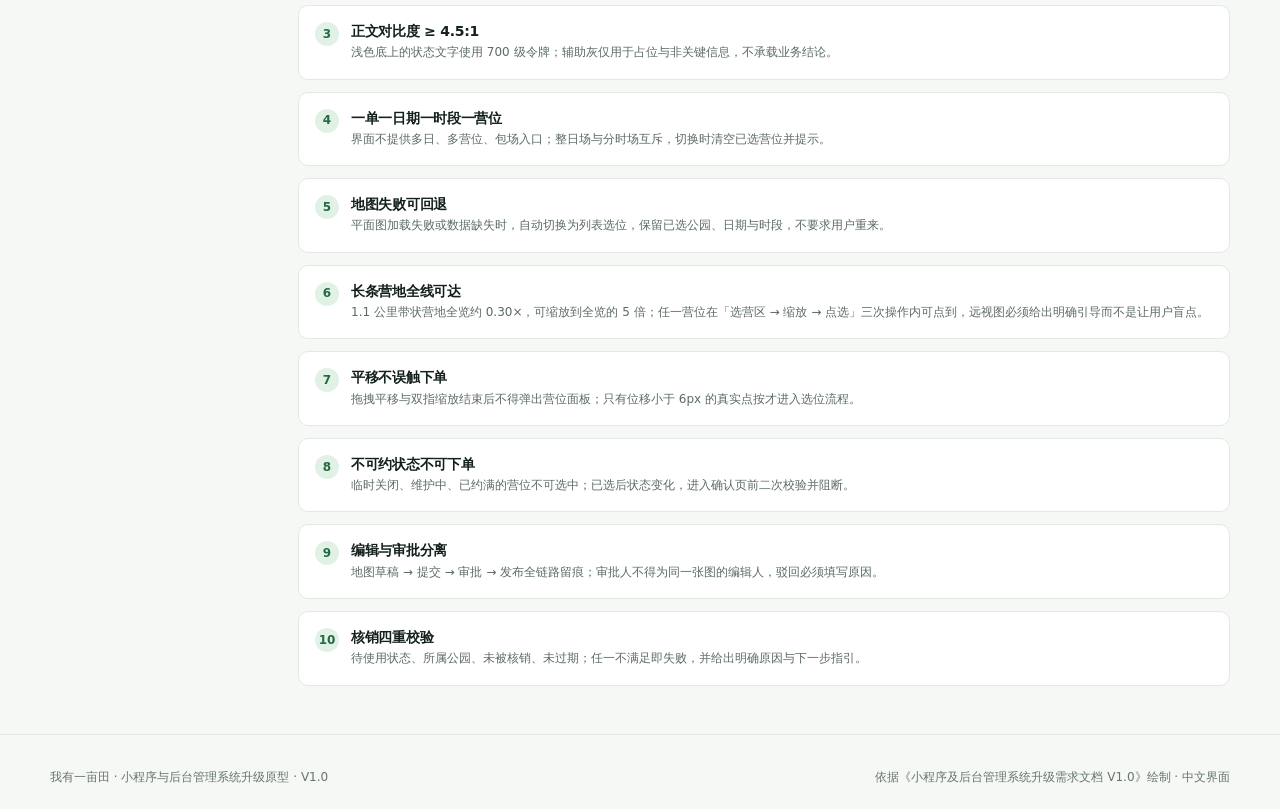
<file: ui_desgin/design/index.html>
<!doctype html>
<html lang="zh-CN">
<head>
<meta charset="utf-8">
<meta name="viewport" content="width=device-width, initial-scale=1">
<title>设计规范 · 我有一亩田</title>
<meta name="description" content="我有一亩田双端原型的颜色、排版、间距、圆角、阴影、动效、组件状态与验收口径。">
<link rel="icon" href="../assets/img/logo-mark.svg">
<link rel="stylesheet" href="../assets/css/tokens.css">
<link rel="stylesheet" href="../assets/css/base.css">
<link rel="stylesheet" href="../assets/css/overview.css">
</head>
<body>

<svg width="0" height="0" aria-hidden="true" focusable="false" style="position:absolute">
  <symbol id="i-arrow-right" viewBox="0 0 24 24"><path d="M5 12h14M13 6l6 6-6 6"/></symbol>
  <symbol id="i-check" viewBox="0 0 24 24"><path d="m5 12 4.5 4.5L19 6.5"/></symbol>
  <symbol id="i-leaf" viewBox="0 0 24 24"><path d="M4 20c0-9 6-15 16-16 1 10-5 16-14 16z"/><path d="M4 20C8 14 12 11 17 8"/></symbol>
  <symbol id="i-palette" viewBox="0 0 24 24"><path d="M12 3a9 9 0 1 0 0 18c1.4 0 2-.9 2-2 0-1.4-1-1.7-1-2.8 0-1 .8-1.7 1.9-1.7H18a3 3 0 0 0 3-3c0-4.7-4-8.5-9-8.5z"/><circle cx="7.5" cy="11" r="1"/><circle cx="10" cy="7" r="1"/><circle cx="15" cy="7.5" r="1"/><circle cx="17.5" cy="11.5" r="1"/></symbol>
  <symbol id="i-warning" viewBox="0 0 24 24"><path d="M12 4 2.8 20h18.4z"/><path d="M12 10v4M12 17.2v.2"/></symbol>
  <symbol id="i-info" viewBox="0 0 24 24"><circle cx="12" cy="12" r="9"/><path d="M12 11v5M12 7.8v.2"/></symbol>
  <symbol id="i-phone" viewBox="0 0 24 24"><rect x="7" y="2.5" width="10" height="19" rx="2.5"/><path d="M11 18.5h2"/></symbol>
  <symbol id="i-monitor" viewBox="0 0 24 24"><rect x="2.5" y="4" width="19" height="13" rx="2"/><path d="M8 21h8M12 17v4"/></symbol>
</svg>

<header class="site-nav">
  <a class="brand" href="../index.html">
    <img class="brand__mark" src="../assets/img/logo-mark.svg" alt="">
    <span class="brand__name">
      <strong>我有一亩田</strong>
      <span>PARK BOOKING · PROTOTYPE</span>
    </span>
  </a>
  <nav class="site-nav__links" aria-label="原型导航">
    <a class="site-nav__link" href="../index.html">原型总览</a>
    <a class="site-nav__link is-active" href="index.html">设计规范</a>
    <a class="site-nav__link" href="../miniprogram/index.html">小程序</a>
    <a class="site-nav__link" href="../admin/index.html">管理后台</a>
  </nav>
  <div class="site-nav__meta">
    <span class="badge badge--leaf">V1.0</span>
    <span class="u-hide u-sm-hide">需求确认稿</span>
  </div>
</header>

<main>
  <section class="design-hero">
    <div class="wrap">
      <h1>设计规范</h1>
      <p>
        所有页面共用一套令牌：颜色、字号、间距、圆角、阴影、动效均取自 <code>tokens.css</code>，
        页面样式不写死数值。客户若调整品牌色或圆角，只需改一处，双端同步生效。
      </p>
      <div class="design-hero__chips">
        <span>中文界面 · 简体</span>
        <span>小程序 390 × 844</span>
        <span>后台 1440 起</span>
        <span>无外部依赖</span>
        <span>长条地图缩放</span>
        <span>触控 ≥ 44px</span>
      </div>
    </div>
  </section>

  <div class="wrap section--tight">
    <div class="design-layout">

      <aside class="design-toc" aria-label="规范目录">
        <a href="#color"><span>01</span>色彩体系</a>
        <a href="#type"><span>02</span>字体与排版</a>
        <a href="#shape"><span>03</span>圆角 · 阴影 · 间距</a>
        <a href="#motion"><span>04</span>动效</a>
        <a href="#components"><span>05</span>组件状态</a>
        <a href="#map"><span>06</span>地图与长条公园</a>
        <a href="#layout"><span>07</span>双端布局原则</a>
        <a href="#acceptance"><span>08</span>验收口径</a>
      </aside>

      <div>

        <!-- 01 色彩 -->
        <section class="spec-block" id="color">
          <div class="spec-block__head">
            <h2>01 · 色彩体系</h2>
            <p>森林绿承担品牌与后台骨架，叶绿承担“可操作/可预约”，麦穗金只用于“剩余少量/待处理”，陶土红只用于“不可用/失败”。</p>
          </div>

          <div class="swatch-grid">
            <div class="swatch">
              <div class="swatch__chip" style="background:var(--forest-900)"></div>
              <div class="swatch__meta">
                <div class="swatch__name">森林绿</div>
                <div class="swatch__hex">#0B2218</div>
                <div class="swatch__use">后台侧栏、深色标题区</div>
              </div>
            </div>
            <div class="swatch">
              <div class="swatch__chip" style="background:var(--leaf-600)"></div>
              <div class="swatch__meta">
                <div class="swatch__name">叶绿</div>
                <div class="swatch__hex">#2F7A4E</div>
                <div class="swatch__use">主按钮、可预约、成功</div>
              </div>
            </div>
            <div class="swatch">
              <div class="swatch__chip" style="background:var(--cream-50);border-bottom:1px solid var(--line)"></div>
              <div class="swatch__meta">
                <div class="swatch__name">奶油白</div>
                <div class="swatch__hex">#FDFBF5</div>
                <div class="swatch__use">小程序页面底色</div>
              </div>
            </div>
            <div class="swatch">
              <div class="swatch__chip" style="background:var(--wheat-500)"></div>
              <div class="swatch__meta">
                <div class="swatch__name">麦穗金</div>
                <div class="swatch__hex">#C9922E</div>
                <div class="swatch__use">剩余少量、待审批</div>
              </div>
            </div>
            <div class="swatch">
              <div class="swatch__chip" style="background:var(--cyan-500)"></div>
              <div class="swatch__meta">
                <div class="swatch__name">科技青</div>
                <div class="swatch__hex">#149C93</div>
                <div class="swatch__use">数据、信息、地图图层</div>
              </div>
            </div>
            <div class="swatch">
              <div class="swatch__chip" style="background:var(--rust-500)"></div>
              <div class="swatch__meta">
                <div class="swatch__name">陶土红</div>
                <div class="swatch__hex">#C8543A</div>
                <div class="swatch__use">维护、关闭、失败</div>
              </div>
            </div>
          </div>

          <h3 class="u-h4 u-mt-8" style="margin-bottom:var(--sp-3)">中性墨阶</h3>
          <div class="swatch-grid">
            <div class="swatch">
              <div class="swatch__chip" style="background:var(--ink-900)"></div>
              <div class="swatch__meta"><div class="swatch__name">墨 900</div><div class="swatch__hex">#14201A</div><div class="swatch__use">标题、金额</div></div>
            </div>
            <div class="swatch">
              <div class="swatch__chip" style="background:var(--ink-700)"></div>
              <div class="swatch__meta"><div class="swatch__name">墨 700</div><div class="swatch__hex">#33443A</div><div class="swatch__use">正文</div></div>
            </div>
            <div class="swatch">
              <div class="swatch__chip" style="background:var(--ink-500)"></div>
              <div class="swatch__meta"><div class="swatch__name">墨 500</div><div class="swatch__hex">#5C6B62</div><div class="swatch__use">次要说明、表头</div></div>
            </div>
            <div class="swatch">
              <div class="swatch__chip" style="background:var(--ink-400)"></div>
              <div class="swatch__meta"><div class="swatch__name">墨 400</div><div class="swatch__hex">#7C8B82</div><div class="swatch__use">占位符、时间戳（仅辅助）</div></div>
            </div>
            <div class="swatch">
              <div class="swatch__chip" style="background:var(--ink-200)"></div>
              <div class="swatch__meta"><div class="swatch__name">墨 200</div><div class="swatch__hex">#C9D2CB</div><div class="swatch__use">描边、分隔线</div></div>
            </div>
            <div class="swatch">
              <div class="swatch__chip" style="background:var(--mist-100)"></div>
              <div class="swatch__meta"><div class="swatch__name">雾 100</div><div class="swatch__hex">#EEF3EF</div><div class="swatch__use">后台页面底色</div></div>
            </div>
          </div>

          <h3 class="u-h4 u-mt-8" style="margin-bottom:var(--sp-3)">语义映射与对比度</h3>
          <div class="token-table">
            <table>
              <thead>
                <tr><th scope="col">用途</th><th scope="col">令牌</th><th scope="col">取值</th><th scope="col">对比度 / 说明</th></tr>
              </thead>
              <tbody>
                <tr><td class="preview">页面底色</td><td><code>--bg-app</code></td><td class="u-mono">#F5F8F5</td><td>后台；小程序用奶油白 #FDFBF5</td></tr>
                <tr><td class="preview">卡片 / 表格</td><td><code>--bg-surface</code></td><td class="u-mono">#FFFFFF</td><td>与底色靠 1px 描边区分</td></tr>
                <tr><td class="preview">标题</td><td><code>--text-strong</code></td><td class="u-mono">#14201A</td><td>15.6:1 · 任意字号可用</td></tr>
                <tr><td class="preview">正文</td><td><code>--text-body</code></td><td class="u-mono">#33443A</td><td>10.4:1 · 任意字号可用</td></tr>
                <tr><td class="preview">次要文字</td><td><code>--text-muted</code></td><td class="u-mono">#5C6B62</td><td>5.2:1 · ≥ 12px 可用</td></tr>
                <tr><td class="preview">辅助文字</td><td><code>--text-faint</code></td><td class="u-mono">#7C8B82</td><td>3.6:1 · 仅占位符/非关键信息</td></tr>
                <tr><td class="preview">主行动</td><td><code>--accent</code></td><td class="u-mono">#2F7A4E</td><td>白字对比 4.8:1 · 实心按钮可用</td></tr>
                <tr><td class="preview">可预约 / 成功</td><td><code>--success</code></td><td class="u-mono">#2F7A4E</td><td>浅底上改用 <code>--leaf-700</code> 5.5:1</td></tr>
                <tr><td class="preview">剩余少量 / 待处理</td><td><code>--warning</code></td><td class="u-mono">#7A5610</td><td>5.7:1 · 必须配图标，不单用颜色</td></tr>
                <tr><td class="preview">失败 / 维护</td><td><code>--danger</code></td><td class="u-mono">#B4462F</td><td>白底 4.7:1；浅底用 <code>--rust-700</code></td></tr>
                <tr><td class="preview">信息 / 数据</td><td><code>--info</code></td><td class="u-mono">#0F7E78</td><td>4.9:1 · 图表线条与链接</td></tr>
              </tbody>
            </table>
          </div>
        </section>

        <!-- 02 排版 -->
        <section class="spec-block" id="type">
          <div class="spec-block__head">
            <h2>02 · 字体与排版</h2>
            <p>中文优先系统字体，避免额外下载字体文件；数字统一等宽，价格、编号、时间在表格中对齐。</p>
          </div>

          <div class="token-table">
            <div style="padding:var(--sp-2) var(--sp-5)">
              <div class="scale-row">
                <div class="scale-row__meta">display · 40 / 1.16</div>
                <div class="u-display">把露营说清楚</div>
              </div>
              <div class="scale-row">
                <div class="scale-row__meta">h1 · 30 / 1.24</div>
                <div class="u-h1">斗门水乡公园</div>
              </div>
              <div class="scale-row">
                <div class="scale-row__meta">h2 · 24 / 1.30</div>
                <div class="u-h2">选择日期与时段</div>
              </div>
              <div class="scale-row">
                <div class="scale-row__meta">h3 · 20 / 1.36</div>
                <div class="u-h3">营位详情</div>
              </div>
              <div class="scale-row">
                <div class="scale-row__meta">h4 · 17 / 1.45</div>
                <div class="u-h4">预订须知</div>
              </div>
              <div class="scale-row">
                <div class="scale-row__meta">body · 15 / 1.72</div>
                <div class="u-body">每个订单只对应一个日期、一个时段与一个营位；跨日与包场不在本期范围内。</div>
              </div>
              <div class="scale-row">
                <div class="scale-row__meta">sm · 14 / 1.62</div>
                <div class="u-sm">核销员仅能核销所属公园的订单，跨园区核销将被拒绝。</div>
              </div>
              <div class="scale-row">
                <div class="scale-row__meta">xs · 13 / 1.55</div>
                <div class="u-xs">开放时间 08:00–18:00 · 最晚入园 16:30</div>
              </div>
              <div class="scale-row">
                <div class="scale-row__meta">caption · 12 / 1.50</div>
                <div class="u-caption">已选：3 月 16 日 · 上午场（08:00–12:00）</div>
              </div>
              <div class="scale-row">
                <div class="scale-row__meta">micro · 11 / 1.40</div>
                <div class="u-micro">订单号 PB20240316000128</div>
              </div>
            </div>
          </div>

          <div class="token-table u-mt-4">
            <table>
              <thead><tr><th scope="col">规则</th><th scope="col">约定</th></tr></thead>
              <tbody>
                <tr><td class="preview">中文字体</td><td>PingFang SC → 鸿蒙 / 微软雅黑 → 思源黑体，逐级回退</td></tr>
                <tr><td class="preview">数字字体</td><td>等宽数字（tabular-nums），金额与编号不跳动</td></tr>
                <tr><td class="preview">行高</td><td>正文 1.72，标题 1.24–1.45；中文不小于 1.4</td></tr>
                <tr><td class="preview">字重</td><td>仅用 400 / 500 / 600 / 700；标题用 600，不用 900 假粗</td></tr>
                <tr><td class="preview">换行</td><td>标题最多 2 行，正文最多 3 行后省略，完整内容进详情</td></tr>
              </tbody>
            </table>
          </div>
        </section>

        <!-- 03 形状 -->
        <section class="spec-block" id="shape">
          <div class="spec-block__head">
            <h2>03 · 圆角 · 阴影 · 间距</h2>
            <p>圆角克制在 6–20px，小程序卡片 14px、底部弹层 20px；阴影带绿调，只用于浮层与选中态。</p>
          </div>

          <div class="token-inline" style="align-items:flex-end">
            <div class="radius-demo" style="border-radius:var(--r-xs)">6</div>
            <div class="radius-demo" style="border-radius:var(--r-sm)">10</div>
            <div class="radius-demo" style="border-radius:var(--r-md)">14</div>
            <div class="radius-demo" style="border-radius:var(--r-lg)">20</div>
            <div class="radius-demo" style="border-radius:var(--r-xl)">28</div>
            <div class="radius-demo" style="border-radius:var(--r-pill)">全圆</div>
          </div>

          <div class="token-inline u-mt-6" style="align-items:flex-end">
            <div class="shadow-demo" style="box-shadow:var(--shadow-xs)">xs 描边</div>
            <div class="shadow-demo" style="box-shadow:var(--shadow-sm)">sm 卡片</div>
            <div class="shadow-demo" style="box-shadow:var(--shadow-md)">md 浮层</div>
            <div class="shadow-demo" style="box-shadow:var(--shadow-lg)">lg 弹窗</div>
          </div>

          <h3 class="u-h4 u-mt-8" style="margin-bottom:var(--sp-3)">间距刻度（4 的倍数）</h3>
          <div class="token-table">
            <div style="padding:var(--sp-4) var(--sp-5);display:flex;flex-direction:column;gap:var(--sp-3)">
              <div class="sp-row"><span class="sp-bar" style="width:var(--sp-1);height:8px"></span><span>4 · 图标与文字</span></div>
              <div class="sp-row"><span class="sp-bar" style="width:var(--sp-2);height:10px"></span><span>8 · 同组元素</span></div>
              <div class="sp-row"><span class="sp-bar" style="width:var(--sp-3);height:12px"></span><span>12 · 卡片内边距（紧凑）</span></div>
              <div class="sp-row"><span class="sp-bar" style="width:var(--sp-4);height:14px"></span><span>16 · 卡片内边距 / 页面左右边距</span></div>
              <div class="sp-row"><span class="sp-bar" style="width:var(--sp-6);height:16px"></span><span>24 · 卡片间距</span></div>
              <div class="sp-row"><span class="sp-bar" style="width:var(--sp-8);height:18px"></span><span>32 · 区块间距</span></div>
              <div class="sp-row"><span class="sp-bar" style="width:var(--sp-12);height:20px"></span><span>48 · 大区块分隔</span></div>
            </div>
          </div>
        </section>

        <!-- 04 动效 -->
        <section class="spec-block" id="motion">
          <div class="spec-block__head">
            <h2>04 · 动效</h2>
            <p>只做“状态可感知”的过渡：页面切换、弹层、选中反馈。系统开启“减弱动态效果”时，全部降级为淡入淡出或直接呈现。</p>
          </div>

          <div class="token-table">
            <table>
              <thead><tr><th scope="col">令牌</th><th scope="col">时长</th><th scope="col">使用场景</th></tr></thead>
              <tbody>
                <tr><td><code>--dur-fast</code></td><td class="u-mono">140ms</td><td>按钮、营位、标签的 hover / 按下</td></tr>
                <tr><td><code>--dur-base</code></td><td class="u-mono">200ms</td><td>页面左右切换、抽屉、Toast</td></tr>
                <tr><td><code>--dur-slow</code></td><td class="u-mono">320ms</td><td>底部弹层升起、地图选位面板</td></tr>
                <tr><td><code>--dur-slower</code></td><td class="u-mono">480ms</td><td>核销结果、支付结果的出现动画</td></tr>
                <tr><td><code>--ease-smooth</code></td><td class="u-mono">cubic-bezier(.22,1,.36,1)</td><td>默认缓动，不回落、不弹跳</td></tr>
                <tr><td><code>--ease-standard</code></td><td class="u-mono">cubic-bezier(.2,.8,.25,1)</td><td>颜色与透明度过渡</td></tr>
              </tbody>
            </table>
          </div>

          <div class="note-panel u-mt-4">
            <h3>为什么不用回弹曲线</h3>
            <p class="u-sm u-muted">
              回弹（overshoot）会让“核销成功 / 支付成功”这类结果页显得轻佻，也容易在低端安卓机上掉帧。
              本项目统一使用“快速启动、长尾收敛”的缓动，保证操作反馈明确但不喧闹。
            </p>
          </div>
        </section>

        <!-- 05 组件状态 -->
        <section class="spec-block" id="components">
          <div class="spec-block__head">
            <h2>05 · 组件状态</h2>
            <p>每个可交互元素都要能看到默认、悬停、按下、禁用、加载五态；本页用静态样式并排展示，便于逐条确认。</p>
          </div>

          <div class="state-grid">
            <div class="state-demo">
              <span class="state-demo__label">按钮 · 默认</span>
              <div class="u-row u-row--wrap">
                <button class="btn btn--primary" type="button">立即预订</button>
                <button class="btn btn--secondary" type="button">查看地图</button>
              </div>
            </div>
            <div class="state-demo">
              <span class="state-demo__label">按钮 · 悬停</span>
              <div class="u-row u-row--wrap">
                <button class="btn btn--primary demo-hover" type="button">立即预订</button>
                <button class="btn btn--secondary demo-hover" type="button">查看地图</button>
              </div>
            </div>
            <div class="state-demo">
              <span class="state-demo__label">按钮 · 按下</span>
              <div class="u-row u-row--wrap">
                <button class="btn btn--primary demo-active" type="button">立即预订</button>
                <button class="btn btn--secondary demo-active" type="button">查看地图</button>
              </div>
            </div>
            <div class="state-demo">
              <span class="state-demo__label">按钮 · 禁用 / 加载</span>
              <div class="u-row u-row--wrap">
                <button class="btn btn--primary" type="button" disabled>已约满</button>
                <button class="btn btn--primary is-loading" type="button">提交中</button>
              </div>
            </div>
            <div class="state-demo">
              <span class="state-demo__label">输入框 · 默认</span>
              <div class="field">
                <label class="field__label" for="d-name">联系人</label>
                <input class="input" id="d-name" type="text" placeholder="请输入姓名">
              </div>
            </div>
            <div class="state-demo">
              <span class="state-demo__label">输入框 · 聚焦</span>
              <div class="field">
                <label class="field__label" for="d-phone">手机号</label>
                <input class="input demo-focus" id="d-phone" type="tel" value="138 0000 0000">
              </div>
            </div>
            <div class="state-demo">
              <span class="state-demo__label">输入框 · 错误</span>
              <div class="field is-invalid">
                <label class="field__label" for="d-err">手机号<span class="field__req">*</span></label>
                <input class="input" id="d-err" type="tel" value="138 000" aria-invalid="true" aria-describedby="d-err-msg">
                <span class="field__error" id="d-err-msg">
                  <svg class="icon icon--sm" aria-hidden="true"><use href="#i-warning"/></svg>
                  手机号需为 11 位数字
                </span>
              </div>
            </div>
            <div class="state-demo">
              <span class="state-demo__label">输入框 · 禁用</span>
              <div class="field">
                <label class="field__label" for="d-off">核销时间</label>
                <input class="input" id="d-off" type="text" value="核销后自动生成" disabled>
              </div>
            </div>
            <div class="state-demo">
              <span class="state-demo__label">筛选标签</span>
              <div class="u-row u-row--wrap">
                <span class="chip">全部</span>
                <span class="chip is-active">待使用</span>
                <span class="chip">已完成</span>
              </div>
              <span class="u-micro u-faint">选中态用底色 + 字重，不只靠颜色</span>
            </div>
            <div class="state-demo">
              <span class="state-demo__label">状态标签</span>
              <div class="u-row u-row--wrap">
                <span class="status status--ok"><svg class="icon" aria-hidden="true"><use href="#i-check"/></svg>可预约</span>
                <span class="status status--warn"><svg class="icon" aria-hidden="true"><use href="#i-warning"/></svg>剩余 2 个</span>
                <span class="status status--danger"><svg class="icon" aria-hidden="true"><use href="#i-warning"/></svg>维护中</span>
                <span class="status status--info"><svg class="icon" aria-hidden="true"><use href="#i-info"/></svg>待审批</span>
                <span class="status status--neutral"><svg class="icon" aria-hidden="true"><use href="#i-check"/></svg>已结束</span>
              </div>
            </div>
            <div class="state-demo">
              <span class="state-demo__label">营位图块</span>
              <div class="u-row u-row--wrap">
                <span class="seat seat--static">A03</span>
                <span class="seat seat--static seat--low">A07</span>
                <span class="seat seat--static seat--full">A08</span>
                <span class="seat seat--static seat--maint">B02</span>
                <span class="seat seat--static seat--closed">B05</span>
              </div>
              <div class="legend">
                <span class="legend__item"><i class="legend__key"></i>可预约</span>
                <span class="legend__item"><i class="legend__key legend__key--low"></i>剩余少量</span>
                <span class="legend__item"><i class="legend__key legend__key--full"></i>已约满</span>
                <span class="legend__item"><i class="legend__key legend__key--maint"></i>维护中</span>
                <span class="legend__item"><i class="legend__key legend__key--closed"></i>临时关闭</span>
              </div>
            </div>
            <div class="state-demo">
              <span class="state-demo__label">空态 / 加载</span>
              <div class="state" style="padding:var(--sp-3) 0">
                <span class="state__icon"><svg class="icon icon--lg" aria-hidden="true"><use href="#i-info"/></svg></span>
                <p class="state__title">暂无可预约营位</p>
                <p class="state__desc">换个日期或时段试试</p>
              </div>
              <div class="skeleton" style="height:12px;width:80%"></div>
              <div class="skeleton" style="height:12px;width:56%"></div>
            </div>
          </div>
        </section>

        <!-- 06 地图 -->
        <section class="spec-block" id="map">
          <div class="spec-block__head">
            <h2>06 · 地图与长条公园</h2>
            <p>黄杨河湿地公园沿河绵延 1.1 公里，一屏放不下 40 个营位。因此缩放、平移与营区快捷定位是必答项——没有缩放，长条公园的地图就只是张缩略图。</p>
          </div>

          <figure class="spec-map">
            <div class="spec-map__chips" role="group" aria-label="营区快捷定位">
              <span class="spec-map__chip is-active">A 入口草坪</span>
              <span class="spec-map__chip">B 芦苇观鸟</span>
              <span class="spec-map__chip">C 亲水栈道</span>
              <span class="spec-map__chip">D 林荫安静</span>
              <span class="spec-map__chip">E 浅滩骑行</span>
            </div>
            <div class="spec-map__frame">
              <img src="../assets/img/park-map-2.svg" alt="黄杨河湿地公园带状平面图底图，1120 × 240">
              <div class="spec-map__scale"><i></i><span>100 m</span></div>
            </div>
            <figcaption>底图 1120 × 240，5 个营区 × 8 个营位 = 40 个营位；全览缩放约 0.30×，点营区胶囊放大到约 1×。</figcaption>
          </figure>

          <div class="principle-grid">
            <div class="principle">
              <h4><svg class="icon icon--sm" aria-hidden="true"><use href="#i-phone"/></svg>小程序 · 手势与缩放</h4>
              <ul>
                <li>进入即自适应全览：缩放下限 = 底图完整装进视口，不允许再缩小。</li>
                <li>滚轮 / 双指捏合以指针为锚点缩放，上限取全览的 5 倍。</li>
                <li>拖拽平移；触控时位移超过 6px 才判定为拖拽，松手后 90ms 内不响应点击。</li>
                <li>双击放大 1.8 倍，再双击回到全览；「全览」按钮随时复位。</li>
                <li>比例尺随时段缩放换算真实米数，档位 10 m → 5 km。</li>
              </ul>
            </div>
            <div class="principle">
              <h4><svg class="icon icon--sm" aria-hidden="true"><use href="#i-monitor"/></svg>后台 · 地图编辑器</h4>
              <ul>
                <li>按公园切换底图，画布尺寸随底图变化（黄杨河 1120 × 240，斗门水乡 1200 × 800）。</li>
                <li>与小程序一致支持拖拽平移、滚轮缩放与「适应窗口」复位。</li>
                <li>绘制坐标系不动：无论缩放多少，落点都折算回底图原始坐标。</li>
                <li>工具栏显示当前公园的营位总数，图层与属性面板始终作用于当前公园。</li>
                <li>长条公园的营位默认按营区分组命名（A01…E08），避免跨区重名。</li>
              </ul>
            </div>
            <div class="principle">
              <h4><svg class="icon icon--sm" aria-hidden="true"><use href="#i-info"/></svg>数值约定</h4>
              <ul>
                <li>远视图阈值：缩放 &lt; 0.62 时隐藏营位编号，避免 40 个编号互相压盖。</li>
                <li>远视图不可点选营位，提示条改为「全览视图 · 点选上方营区放大后可选位」。</li>
                <li>营位命中框不小于 44 × 44px，即使图块本身更小。</li>
                <li>缩放过渡 340ms、缓动取 <code>--ease-out</code>；<code>prefers-reduced-motion</code> 下改为无位移直切。</li>
              </ul>
            </div>
          </div>
        </section>

        <!-- 07 布局 -->
        <section class="spec-block" id="layout">
          <div class="spec-block__head">
            <h2>07 · 双端布局原则</h2>
            <p>两端共享令牌与组件，但信息密度、导航方式和主操作位置完全不同，不做“同一套模板换皮”。</p>
          </div>

          <div class="principle-grid">
            <div class="principle">
              <h4><svg class="icon icon--sm" aria-hidden="true"><use href="#i-phone"/></svg>小程序 · 单列、拇指优先</h4>
              <ul>
                <li>一屏只做一件事：选公园 → 选日期时段 → 选营位 → 确认下单。</li>
                <li>主按钮固定在底部拇指区，高度 ≥ 48px，避让安全区。</li>
                <li>地图是选位主视图，列表作为等价入口与失败回退。</li>
                <li>长条营地先选营区再选位，远视图只给方向不给可点目标。</li>
                <li>仅保留“首页 / 预约 / 我的”三个底部标签。</li>
                <li>卡片圆角 14px、奶油底色，弱化边框，用留白分组。</li>
              </ul>
            </div>
            <div class="principle">
              <h4><svg class="icon icon--sm" aria-hidden="true"><use href="#i-monitor"/></svg>后台 · 侧栏、表格优先</h4>
              <ul>
                <li>深森林侧栏固定 248px，顶部栏 64px 放面包屑与全局搜索。</li>
                <li>列表页统一“筛选栏 + 批量操作 + 表格 + 分页”结构。</li>
                <li>危险操作（关闭营位、驳回、退款）二次确认并说明影响。</li>
                <li>状态用标签而非整行染色，保证长表格可扫读。</li>
                <li>编辑与审批分权，地图发布前对小程序不可见。</li>
              </ul>
            </div>
          </div>
        </section>

        <!-- 08 验收 -->
        <section class="spec-block" id="acceptance" style="padding-bottom:0">
          <div class="spec-block__head">
            <h2>08 · 验收口径</h2>
            <p>以下 10 条同时适用于原型评审与后续开发验收，可直接作为测试用例的标题。</p>
          </div>

          <ol class="acceptance-list">
            <li class="acceptance-item">
              <div>
                <h4>触控目标 ≥ 44 × 44px</h4>
                <p>小程序所有可点区域（含地图营位、加减号、关闭按钮）满足最小触控尺寸，底部主按钮避让安全区。</p>
              </div>
            </li>
            <li class="acceptance-item">
              <div>
                <h4>状态三重表达</h4>
                <p>颜色 + 图标 + 文字同时出现；灰度打印或色觉障碍用户仍能分辨可预约、剩余少量、已约满、维护中。</p>
              </div>
            </li>
            <li class="acceptance-item">
              <div>
                <h4>正文对比度 ≥ 4.5:1</h4>
                <p>浅色底上的状态文字使用 700 级令牌；辅助灰仅用于占位与非关键信息，不承载业务结论。</p>
              </div>
            </li>
            <li class="acceptance-item">
              <div>
                <h4>一单一日期一时段一营位</h4>
                <p>界面不提供多日、多营位、包场入口；整日场与分时场互斥，切换时清空已选营位并提示。</p>
              </div>
            </li>
            <li class="acceptance-item">
              <div>
                <h4>地图失败可回退</h4>
                <p>平面图加载失败或数据缺失时，自动切换为列表选位，保留已选公园、日期与时段，不要求用户重来。</p>
              </div>
            </li>
            <li class="acceptance-item">
              <div>
                <h4>长条营地全线可达</h4>
                <p>1.1 公里带状营地全览约 0.30×，可缩放到全览的 5 倍；任一营位在「选营区 → 缩放 → 点选」三次操作内可点到，远视图必须给出明确引导而不是让用户盲点。</p>
              </div>
            </li>
            <li class="acceptance-item">
              <div>
                <h4>平移不误触下单</h4>
                <p>拖拽平移与双指缩放结束后不得弹出营位面板；只有位移小于 6px 的真实点按才进入选位流程。</p>
              </div>
            </li>
            <li class="acceptance-item">
              <div>
                <h4>不可约状态不可下单</h4>
                <p>临时关闭、维护中、已约满的营位不可选中；已选后状态变化，进入确认页前二次校验并阻断。</p>
              </div>
            </li>
            <li class="acceptance-item">
              <div>
                <h4>编辑与审批分离</h4>
                <p>地图草稿 → 提交 → 审批 → 发布全链路留痕；审批人不得为同一张图的编辑人，驳回必须填写原因。</p>
              </div>
            </li>
            <li class="acceptance-item">
              <div>
                <h4>核销四重校验</h4>
                <p>待使用状态、所属公园、未被核销、未过期；任一不满足即失败，并给出明确原因与下一步指引。</p>
              </div>
            </li>
          </ol>
        </section>

      </div>
    </div>
  </div>
</main>

<footer class="site-foot">
  <div class="wrap site-foot__inner">
    <span>我有一亩田 · 小程序与后台管理系统升级原型 · V1.0</span>
    <span>依据《小程序及后台管理系统升级需求文档 V1.0》绘制 · 中文界面</span>
  </div>
</footer>

<script src="../assets/js/common.js"></script>
</body>
</html>
</file>
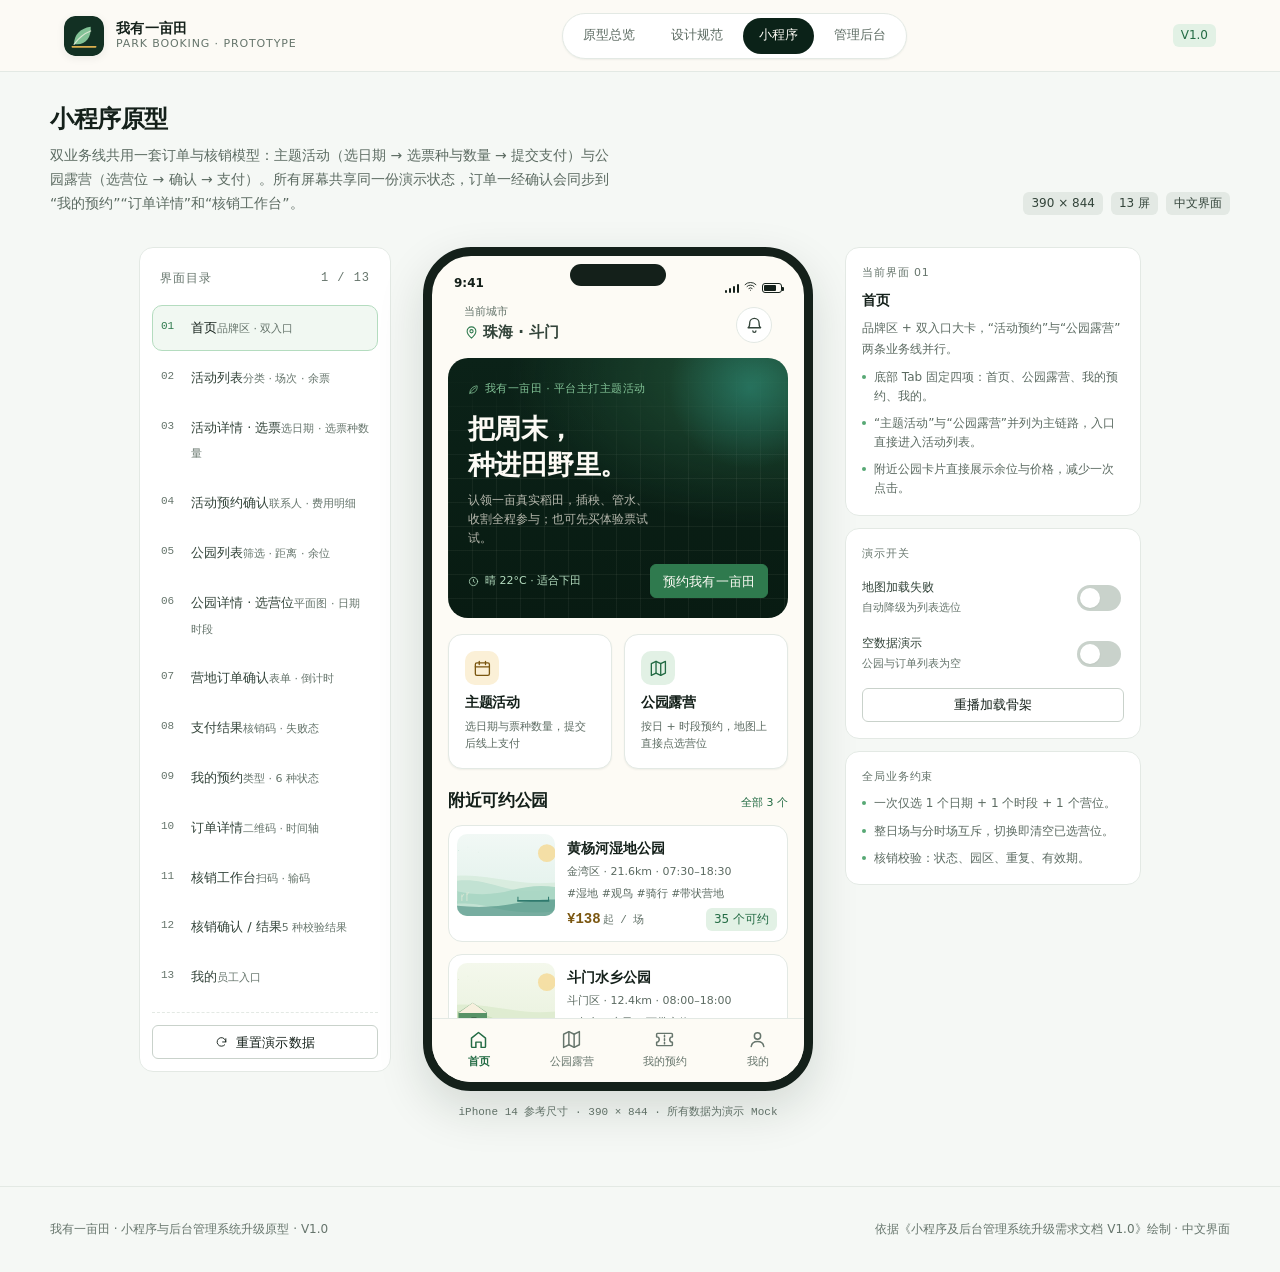
<file: ui_desgin/miniprogram/index.html>
<!doctype html>
<html lang="zh-CN">
<head>
<meta charset="utf-8">
<meta name="viewport" content="width=device-width, initial-scale=1">
<title>小程序原型 · 我有一亩田</title>
<meta name="description" content="我有一亩田微信小程序可点击原型：首页、公园列表、地图选营位、下单、支付、我的预约、订单详情与现场核销。">
<link rel="icon" href="../assets/img/logo-mark.svg">
<link rel="stylesheet" href="../assets/css/tokens.css">
<link rel="stylesheet" href="../assets/css/base.css">
<link rel="stylesheet" href="../assets/css/overview.css">
<link rel="stylesheet" href="../assets/css/miniprogram.css">
</head>
<body class="mp-page">

<!-- 图标 sprite -->
<svg width="0" height="0" aria-hidden="true" focusable="false" style="position:absolute">
  <symbol id="i-home" viewBox="0 0 24 24"><path d="M4 10.5 12 4l8 6.5V20a1 1 0 0 1-1 1h-4v-6H9v6H5a1 1 0 0 1-1-1z"/></symbol>
  <symbol id="i-map" viewBox="0 0 24 24"><path d="m3 6 6-3 6 3 6-3v15l-6 3-6-3-6 3z"/><path d="M9 3v15M15 6v15"/></symbol>
  <symbol id="i-ticket" viewBox="0 0 24 24"><path d="M3 9V6a1 1 0 0 1 1-1h16a1 1 0 0 1 1 1v3a3 3 0 0 0 0 6v3a1 1 0 0 1-1 1H4a1 1 0 0 1-1-1v-3a3 3 0 0 0 0-6z"/><path d="M12 7v2M12 11v2M12 15v2"/></symbol>
  <symbol id="i-user" viewBox="0 0 24 24"><circle cx="12" cy="8" r="3.6"/><path d="M4.8 20c.6-3.6 3.6-5.6 7.2-5.6s6.6 2 7.2 5.6"/></symbol>
  <symbol id="i-arrow-left" viewBox="0 0 24 24"><path d="M19 12H5M11 6l-6 6 6 6"/></symbol>
  <symbol id="i-arrow-right" viewBox="0 0 24 24"><path d="M5 12h14M13 6l6 6-6 6"/></symbol>
  <symbol id="i-chevron-right" viewBox="0 0 24 24"><path d="m9 5 7 7-7 7"/></symbol>
  <symbol id="i-search" viewBox="0 0 24 24"><circle cx="11" cy="11" r="7"/><path d="m16.5 16.5 4 4"/></symbol>
  <symbol id="i-bell" viewBox="0 0 24 24"><path d="M6 9a6 6 0 0 1 12 0c0 5 2 6 2 6H4s2-1 2-6z"/><path d="M10 19a2 2 0 0 0 4 0"/></symbol>
  <symbol id="i-location" viewBox="0 0 24 24"><path d="M12 21s7-6.2 7-11a7 7 0 1 0-14 0c0 4.8 7 11 7 11z"/><circle cx="12" cy="10" r="2.6"/></symbol>
  <symbol id="i-clock" viewBox="0 0 24 24"><circle cx="12" cy="12" r="9"/><path d="M12 7.5V12l3 2"/></symbol>
  <symbol id="i-calendar" viewBox="0 0 24 24"><rect x="3" y="5" width="18" height="16" rx="2"/><path d="M8 3v4M16 3v4M3 10h18"/></symbol>
  <symbol id="i-leaf" viewBox="0 0 24 24"><path d="M4 20c0-9 6-15 16-16 1 10-5 16-14 16z"/><path d="M4 20C8 14 12 11 17 8"/></symbol>
  <symbol id="i-star" viewBox="0 0 24 24"><path d="M12 3.5 14.6 9l6 .8-4.4 4.2 1.1 6-5.3-2.9L6.7 20l1.1-6L3.4 9.8l6-.8z"/></symbol>
  <symbol id="i-check" viewBox="0 0 24 24"><path d="m5 12 4.5 4.5L19 6.5"/></symbol>
  <symbol id="i-close" viewBox="0 0 24 24"><path d="m6 6 12 12M18 6 6 18"/></symbol>
  <symbol id="i-warning" viewBox="0 0 24 24"><path d="M12 4 2.8 20h18.4z"/><path d="M12 10v4M12 17.2v.2"/></symbol>
  <symbol id="i-info" viewBox="0 0 24 24"><circle cx="12" cy="12" r="9"/><path d="M12 11v5M12 7.8v.2"/></symbol>
  <symbol id="i-scan" viewBox="0 0 24 24"><path d="M4 8V5a1 1 0 0 1 1-1h3M16 4h3a1 1 0 0 1 1 1v3M20 16v3a1 1 0 0 1-1 1h-3M8 20H5a1 1 0 0 1-1-1v-3M4 12h16"/></symbol>
  <symbol id="i-layers" viewBox="0 0 24 24"><path d="m12 3 9 4.5-9 4.5L3 7.5z"/><path d="m3 12 9 4.5 9-4.5M3 16.5 12 21l9-4.5"/></symbol>
  <symbol id="i-plus" viewBox="0 0 24 24"><path d="M12 5v14M5 12h14"/></symbol>
  <symbol id="i-minus" viewBox="0 0 24 24"><path d="M5 12h14"/></symbol>
  <symbol id="i-refresh" viewBox="0 0 24 24"><path d="M20 11a8 8 0 1 0-2 5.3"/><path d="M20 5v6h-6"/></symbol>
  <symbol id="i-sliders" viewBox="0 0 24 24"><path d="M4 7h10M18 7h2M4 17h4M12 17h8"/><circle cx="16" cy="7" r="2"/><circle cx="10" cy="17" r="2"/></symbol>
  <symbol id="i-wallet" viewBox="0 0 24 24"><rect x="3" y="6" width="18" height="13" rx="2.5"/><path d="M3 10h18M16 14.5h2"/></symbol>
  <symbol id="i-qr" viewBox="0 0 24 24"><rect x="3.5" y="3.5" width="6" height="6" rx="1"/><rect x="14.5" y="3.5" width="6" height="6" rx="1"/><rect x="3.5" y="14.5" width="6" height="6" rx="1"/><path d="M14 14h2.5v2.5H14zM19 14h1.5M14 19h1.5M18 18h2.5v2.5H18z"/></symbol>
  <symbol id="i-phone" viewBox="0 0 24 24"><rect x="7" y="2.5" width="10" height="19" rx="2.5"/><path d="M11 18.5h2"/></symbol>
  <symbol id="i-users" viewBox="0 0 24 24"><circle cx="9" cy="8" r="3.2"/><path d="M3 20c0-3.3 2.7-6 6-6s6 2.7 6 6M16 5.2a3.2 3.2 0 0 1 0 6.1M17.5 14.3c2 .7 3.5 2.6 3.5 5.7"/></symbol>
  <symbol id="i-shield" viewBox="0 0 24 24"><path d="M12 3 4.5 6v5.5c0 4.6 3.2 8 7.5 9.5 4.3-1.5 7.5-4.9 7.5-9.5V6z"/><path d="m9 12 2 2 4-4"/></symbol>
</svg>

<header class="site-nav">
  <a class="brand" href="../index.html">
    <img class="brand__mark" src="../assets/img/logo-mark.svg" alt="">
    <span class="brand__name">
      <strong>我有一亩田</strong>
      <span>PARK BOOKING · PROTOTYPE</span>
    </span>
  </a>
  <nav class="site-nav__links" aria-label="原型导航">
    <a class="site-nav__link" href="../index.html">原型总览</a>
    <a class="site-nav__link" href="../design/index.html">设计规范</a>
    <a class="site-nav__link is-active" href="index.html">小程序</a>
    <a class="site-nav__link" href="../admin/index.html">管理后台</a>
  </nav>
  <div class="site-nav__meta">
    <span class="badge badge--leaf">V1.0</span>
    <span class="u-hide u-sm-hide">可点击原型</span>
  </div>
</header>

<main class="wrap">
  <div class="mp-intro">
    <div>
      <h1>小程序原型</h1>
      <p>双业务线共用一套订单与核销模型：主题活动（选日期 → 选票种与数量 → 提交支付）与公园露营（选营位 → 确认 → 支付）。所有屏幕共享同一份演示状态，订单一经确认会同步到“我的预约”“订单详情”和“核销工作台”。</p>
    </div>
    <div class="mp-intro__chips">
      <span class="badge badge--neutral">390 × 844</span>
      <span class="badge badge--neutral">13 屏</span>
      <span class="badge badge--neutral">中文界面</span>
    </div>
  </div>

  <div class="mp-layout">

    <!-- 界面目录 -->
    <nav class="mp-nav" aria-label="界面目录">
      <div class="mp-nav__title">
        <span>界面目录</span>
        <span class="u-mono">1 / 13</span>
      </div>
      <button class="mp-nav__item is-active" type="button" data-nav="home">
        <span class="mp-nav__num">01</span>
        <span><span class="mp-nav__name">首页</span><span class="mp-nav__hint">品牌区 · 双入口</span></span>
      </button>
      <button class="mp-nav__item" type="button" data-nav="acts">
        <span class="mp-nav__num">02</span>
        <span><span class="mp-nav__name">活动列表</span><span class="mp-nav__hint">分类 · 场次 · 余票</span></span>
      </button>
      <button class="mp-nav__item" type="button" data-nav="act">
        <span class="mp-nav__num">03</span>
        <span><span class="mp-nav__name">活动详情 · 选票</span><span class="mp-nav__hint">选日期 · 选票种数量</span></span>
      </button>
      <button class="mp-nav__item" type="button" data-nav="actconfirm">
        <span class="mp-nav__num">04</span>
        <span><span class="mp-nav__name">活动预约确认</span><span class="mp-nav__hint">联系人 · 费用明细</span></span>
      </button>
      <button class="mp-nav__item" type="button" data-nav="parks">
        <span class="mp-nav__num">05</span>
        <span><span class="mp-nav__name">公园列表</span><span class="mp-nav__hint">筛选 · 距离 · 余位</span></span>
      </button>
      <button class="mp-nav__item" type="button" data-nav="park">
        <span class="mp-nav__num">06</span>
        <span><span class="mp-nav__name">公园详情 · 选营位</span><span class="mp-nav__hint">平面图 · 日期时段</span></span>
      </button>
      <button class="mp-nav__item" type="button" data-nav="confirm">
        <span class="mp-nav__num">07</span>
        <span><span class="mp-nav__name">营地订单确认</span><span class="mp-nav__hint">表单 · 倒计时</span></span>
      </button>
      <button class="mp-nav__item" type="button" data-nav="pay">
        <span class="mp-nav__num">08</span>
        <span><span class="mp-nav__name">支付结果</span><span class="mp-nav__hint">核销码 · 失败态</span></span>
      </button>
      <button class="mp-nav__item" type="button" data-nav="orders">
        <span class="mp-nav__num">09</span>
        <span><span class="mp-nav__name">我的预约</span><span class="mp-nav__hint">类型 · 6 种状态</span></span>
      </button>
      <button class="mp-nav__item" type="button" data-nav="order">
        <span class="mp-nav__num">10</span>
        <span><span class="mp-nav__name">订单详情</span><span class="mp-nav__hint">二维码 · 时间轴</span></span>
      </button>
      <button class="mp-nav__item" type="button" data-nav="scan">
        <span class="mp-nav__num">11</span>
        <span><span class="mp-nav__name">核销工作台</span><span class="mp-nav__hint">扫码 · 输码</span></span>
      </button>
      <button class="mp-nav__item" type="button" data-nav="verify">
        <span class="mp-nav__num">12</span>
        <span><span class="mp-nav__name">核销确认 / 结果</span><span class="mp-nav__hint">5 种校验结果</span></span>
      </button>
      <button class="mp-nav__item" type="button" data-nav="profile">
        <span class="mp-nav__num">13</span>
        <span><span class="mp-nav__name">我的</span><span class="mp-nav__hint">员工入口</span></span>
      </button>
      <div class="mp-nav__foot">
        <button class="btn btn--secondary btn--sm btn--block" type="button" id="reset-demo">
          <svg class="icon icon--sm" aria-hidden="true"><use href="#i-refresh"/></svg>
          重置演示数据
        </button>
      </div>
    </nav>

    <!-- 手机 -->
    <div class="phone-wrap">
      <div class="phone" id="phone">
        <div class="phone__notch"></div>
        <div class="statusbar">
          <span>9:41</span>
          <span class="statusbar__icons" aria-hidden="true">
            <span class="statusbar__bars"><i></i><i></i><i></i><i></i></span>
            <svg class="icon" style="width:13px;height:13px" viewBox="0 0 24 24"><path d="M2 8.5a14 14 0 0 1 20 0M5.5 12a9 9 0 0 1 13 0M9 15.5a4.5 4.5 0 0 1 6 0M12 19h.01"/></svg>
            <span class="statusbar__battery"></span>
          </span>
        </div>

        <div class="screen-stack" id="screen-stack">

          <!-- 01 首页 -->
          <section class="screen is-active" data-screen="home" data-tab="home" aria-label="首页">
            <div class="screen__scroll">
              <div class="mp-topbar">
                <div>
                  <div class="u-micro u-faint">当前城市</div>
                  <div class="u-row" style="gap:4px">
                    <svg class="icon icon--sm" aria-hidden="true" style="color:var(--leaf-600)"><use href="#i-location"/></svg>
                    <span style="font-size:15px;font-weight:600">珠海 · 斗门</span>
                  </div>
                </div>
                <button class="mp-topbar__icon" type="button" data-toast="消息中心在原型中未展开" aria-label="消息">
                  <svg class="icon" aria-hidden="true"><use href="#i-bell"/></svg>
                </button>
              </div>

              <div class="home-hero u-stagger">
                <span class="home-hero__label">
                  <svg class="icon icon--sm" aria-hidden="true"><use href="#i-leaf"/></svg>
                  我有一亩田 · 平台主打主题活动
                </span>
                <h1 class="home-hero__title">把周末，<br>种进田野里。</h1>
                <p class="home-hero__desc">认领一亩真实稻田，插秧、管水、收割全程参与；也可先买体验票试试。</p>
                <div class="home-hero__foot">
                  <span class="home-hero__weather">
                    <svg class="icon icon--sm" aria-hidden="true"><use href="#i-clock"/></svg>
                    晴 22°C · 适合下田
                  </span>
                  <button class="btn btn--primary btn--sm" type="button" data-act="a0">预约我有一亩田</button>
                </div>
              </div>

              <div class="entry-grid u-stagger">
                <button class="entry-card entry-card--warm" type="button" data-go="acts">
                  <span class="entry-card__icon"><svg class="icon" aria-hidden="true"><use href="#i-calendar"/></svg></span>
                  <h3>主题活动</h3>
                  <p>选日期与票种数量，提交后线上支付</p>
                </button>
                <button class="entry-card" type="button" data-go="parks">
                  <span class="entry-card__icon"><svg class="icon" aria-hidden="true"><use href="#i-map"/></svg></span>
                  <h3>公园露营</h3>
                  <p>按日 + 时段预约，地图上直接点选营位</p>
                </button>
              </div>

              <div class="section-row">
                <h2>附近可约公园</h2>
                <button class="section-row__more" type="button" data-go="parks">全部 3 个</button>
              </div>
              <div id="home-parks" class="u-stagger"></div>

              <div class="section-row">
                <h2>本周活动</h2>
                <button class="section-row__more" type="button" data-go="acts">全部活动</button>
              </div>
              <div id="home-acts" class="u-stagger"></div>

              <div class="mp-card u-mt-4">
                <div class="u-row u-row--between">
                  <span class="u-xs u-muted">不知道选哪个营位？</span>
                  <button class="btn btn--ghost btn--sm" type="button" data-toast="客服将在 9:00–18:00 回复">咨询客服</button>
                </div>
              </div>
            </div>
          </section>

          <!-- 02 活动列表 -->
          <section class="screen" data-screen="acts" aria-label="活动列表">
            <div class="mp-topbar">
              <button class="mp-topbar__back" type="button" data-back="home" aria-label="返回首页">
                <svg class="icon" aria-hidden="true"><use href="#i-arrow-left"/></svg>
              </button>
              <h1 class="mp-topbar__title" style="font-size:var(--fs-h4)">主题活动</h1>
              <button class="mp-topbar__action" type="button" data-toast="按开始时间与余票排序（原型示意）">排序</button>
            </div>
            <div class="screen__scroll">
              <label class="mp-search">
                <svg class="icon icon--sm" aria-hidden="true"><use href="#i-search"/></svg>
                <input type="search" id="act-search" placeholder="搜索活动、公园或分类" aria-label="搜索活动">
              </label>
              <div class="chip-row" id="act-filters" role="group" aria-label="活动分类筛选">
                <button class="chip is-active" type="button" data-cat="all">全部</button>
                <button class="chip" type="button" data-cat="flag">平台主打</button>
                <button class="chip" type="button" data-cat="family">亲子</button>
                <button class="chip" type="button" data-cat="craft">手作</button>
                <button class="chip" type="button" data-cat="nature">自然</button>
                <button class="chip" type="button" data-cat="night">夜游</button>
              </div>
              <div class="u-row u-row--between u-mt-2">
                <span class="u-micro u-faint" id="act-count">共 4 场活动</span>
                <span class="u-micro u-faint">按开始时间排序</span>
              </div>
              <div id="act-list" class="u-mt-3"></div>
            </div>
          </section>

          <!-- 03 活动详情 · 选日期与票种 -->
          <section class="screen" data-screen="act" aria-label="活动详情与选票">
            <div class="screen__scroll">
              <div class="park-hero">
                <img id="ad-img" src="../assets/img/activity-cover.svg" alt="活动封面">
                <button class="park-hero__back" type="button" data-back="acts" aria-label="返回活动列表">
                  <svg class="icon" aria-hidden="true"><use href="#i-arrow-left"/></svg>
                </button>
                <div class="park-hero__title">
                  <h2 id="ad-title">春耕插秧体验</h2>
                  <p class="u-mono" id="ad-sub">斗门水乡公园 · 09:00–11:30</p>
                  <div class="park-hero__tags" id="ad-tags"></div>
                </div>
              </div>

              <div class="mp-card u-mt-3">
                <div class="rows">
                  <div class="row"><dt>活动地点</dt><dd id="ad-park">斗门水乡公园</dd></div>
                  <div class="row"><dt>场次时间</dt><dd id="ad-time">09:00–11:30 · 约 2.5 小时</dd></div>
                  <div class="row"><dt>可售日期</dt><dd id="ad-sale">3 月 20 日 – 3 月 29 日</dd></div>
                  <div class="row"><dt>余票</dt><dd id="ad-left">剩余 40 张</dd></div>
                </div>
                <p class="u-xs u-muted u-mt-2" id="ad-intro">跟着农人下田插秧，含秧苗、工具与农事讲解。</p>
              </div>

              <div class="mp-card u-mt-3">
                <div class="u-row u-row--between">
                  <span class="step-label"><i>1</i>选择日期</span>
                  <span class="u-micro u-faint" id="ad-date-hint">可选 7 天</span>
                </div>
                <div class="date-strip u-mt-2" id="ad-dates" role="group" aria-label="选择活动日期"></div>
              </div>

              <div class="mp-card u-mt-3">
                <div class="u-row u-row--between">
                  <span class="step-label"><i>2</i>选择票种与数量</span>
                  <span class="u-micro u-faint" id="ad-limit-hint">每单最多 6 张</span>
                </div>
                <div class="ticket-list u-mt-2" id="ad-tickets"></div>
                <div class="total-bar u-mt-3">
                  <span class="u-micro u-muted">已选 <b id="ad-qty">0</b> 张</span>
                  <span class="total-bar__price" id="ad-total">¥0</span>
                </div>
              </div>

              <div class="mp-card u-mt-3">
                <div class="u-row u-row--between">
                  <span class="step-label"><i>3</i>提交并支付</span>
                  <span class="u-micro u-faint">支付后生成核销码</span>
                </div>
                <ul class="notice-list u-mt-2">
                  <li>票种按人计价，儿童须由成人陪同入场。</li>
                  <li>活动开始前 24 小时可免费取消，逾期不支持退款。</li>
                  <li>雨天活动将改期或全额退款，并短信通知。</li>
                </ul>
              </div>
            </div>
            <div class="mp-actionbar">
              <div class="mp-actionbar__info">
                <div class="mp-actionbar__label">合计</div>
                <div class="mp-actionbar__value" id="ad-total-bar">¥0</div>
              </div>
              <button class="btn btn--primary btn--lg" type="button" id="act-next">下一步</button>
            </div>
          </section>

          <!-- 04 活动预约确认 -->
          <section class="screen" data-screen="actconfirm" aria-label="活动预约确认">
            <div class="mp-topbar">
              <button class="mp-topbar__back" type="button" data-back="act" aria-label="返回选票">
                <svg class="icon" aria-hidden="true"><use href="#i-arrow-left"/></svg>
              </button>
              <h1 class="mp-topbar__title" style="font-size:var(--fs-h4)">确认预约</h1>
              <span class="mp-topbar__spacer"></span>
            </div>
            <div class="screen__scroll">
              <div class="mp-card summary-card">
                <img class="summary-card__img" id="ac-img" src="../assets/img/activity-cover.svg" alt="">
                <div class="summary-card__body">
                  <div class="summary-card__title" id="ac-title">春耕插秧体验</div>
                  <div class="rows u-mt-2">
                    <div class="row"><dt>活动日期</dt><dd id="ac-date">3 月 23 日 周一</dd></div>
                    <div class="row"><dt>场次时间</dt><dd id="ac-time">09:00–11:30</dd></div>
                    <div class="row"><dt>活动地点</dt><dd id="ac-park">斗门水乡公园</dd></div>
                    <div class="row"><dt>票种与数量</dt><dd id="ac-tickets">亲子票 ×1</dd></div>
                  </div>
                </div>
              </div>

              <div class="mp-card u-mt-3">
                <div class="u-row u-row--between" style="margin-bottom:var(--sp-2)">
                  <span class="u-xs" style="font-weight:600">参与人信息</span>
                  <span class="countdown"><svg class="icon icon--sm" aria-hidden="true"><use href="#i-clock"/></svg><span id="ac-countdown">09:58</span></span>
                </div>
                <div class="field u-mt-2">
                  <label class="field__label" for="ac-name">联系人姓名<span class="field__req">*</span></label>
                  <input class="input" id="ac-name" type="text" placeholder="用于现场签到核对" autocomplete="name">
                  <span class="field__error"><svg class="icon icon--sm" aria-hidden="true"><use href="#i-warning"/></svg>请填写联系人姓名</span>
                </div>
                <div class="field u-mt-3">
                  <label class="field__label" for="ac-phone">手机号<span class="field__req">*</span></label>
                  <input class="input" id="ac-phone" type="tel" inputmode="numeric" placeholder="11 位手机号" autocomplete="tel">
                  <span class="field__error"><svg class="icon icon--sm" aria-hidden="true"><use href="#i-warning"/></svg>请输入正确的 11 位手机号</span>
                </div>
                <div class="field u-mt-3">
                  <label class="field__label" for="ac-remark">备注（选填）</label>
                  <textarea class="textarea" id="ac-remark" rows="2" placeholder="如孩子年龄、需要过敏原提示等"></textarea>
                </div>
                <label class="checkbox u-mt-2">
                  <input type="checkbox" id="ac-agree">
                  <span>我已阅读并同意《活动预约须知》与《退改规则》</span>
                </label>
              </div>

              <div class="mp-card u-mt-3">
                <div class="u-xs" style="font-weight:600;margin-bottom:var(--sp-2)">费用明细</div>
                <div class="rows" id="ac-fee-list"></div>
                <div class="total-bar u-mt-2">
                  <span class="u-micro u-muted">应付合计</span>
                  <span class="total-bar__price" id="ac-total">¥98</span>
                </div>
              </div>

              <div class="mp-card u-mt-3">
                <div class="u-xs" style="font-weight:600;margin-bottom:var(--sp-2)">活动须知</div>
                <ul class="notice-list">
                  <li>一个订单对应 1 个日期与 1 个场次，可购买多个票种，合计不超过 6 张。</li>
                  <li>支付成功后生成核销码，入场时由工作人员扫码核销。</li>
                  <li>每张票仅限 1 人入场，儿童票需成人票陪同。</li>
                  <li>如需发票或团体包场，请联系活动运营。</li>
                </ul>
              </div>
            </div>
            <div class="mp-actionbar">
              <div class="mp-actionbar__info">
                <div class="mp-actionbar__label">应付</div>
                <div class="mp-actionbar__value" style="font-size:18px;color:var(--rust-700)" id="ac-pay-amount">¥98</div>
              </div>
              <button class="btn btn--primary btn--lg" type="button" id="ac-pay-btn">提交并支付</button>
            </div>
          </section>

          <!-- 05 公园列表 -->
          <section class="screen" data-screen="parks" data-tab="parks" aria-label="公园列表">
            <div class="mp-topbar">
              <div>
                <div class="u-micro u-faint">探索</div>
                <h1 class="mp-topbar__title">公园露营</h1>
              </div>
              <button class="mp-topbar__icon" type="button" data-toast="按距离 / 价格排序（原型示意）" aria-label="排序">
                <svg class="icon" aria-hidden="true"><use href="#i-sliders"/></svg>
              </button>
            </div>
            <div class="screen__scroll">
              <label class="mp-search">
                <svg class="icon icon--sm" aria-hidden="true"><use href="#i-search"/></svg>
                <input type="search" id="park-search" placeholder="搜索公园、区域或特色" aria-label="搜索公园">
              </label>
              <div class="chip-row" id="park-filters" role="group" aria-label="公园筛选">
                <button class="chip is-active" type="button" data-filter="all">全部</button>
                <button class="chip" type="button" data-filter="water">水乡</button>
                <button class="chip" type="button" data-filter="wetland">湿地</button>
                <button class="chip" type="button" data-filter="terrace">梯田</button>
                <button class="chip" type="button" data-filter="pet">可带宠物</button>
              </div>
              <div class="u-row u-row--between u-mt-2">
                <span class="u-micro u-faint" id="park-count">共 3 个公园</span>
                <span class="u-micro u-faint">按距离排序</span>
              </div>
              <div id="park-list" class="u-mt-3"></div>
            </div>
          </section>

          <!-- 06 公园详情 + 选位 -->
          <section class="screen" data-screen="park" aria-label="公园详情与选位">
            <div class="screen__scroll" id="park-scroll">
              <div class="park-hero">
                <img id="park-hero-img" src="../assets/img/park-cover-1.svg" alt="">
                <button class="park-hero__back" type="button" data-back="parks" aria-label="返回公园列表">
                  <svg class="icon" aria-hidden="true"><use href="#i-arrow-left"/></svg>
                </button>
                <div class="park-hero__title">
                  <h2 id="park-name">斗门水乡公园</h2>
                  <p id="park-meta">珠海 · 斗门区 · 距你 12.4km · 08:00–18:00</p>
                  <div class="park-hero__tags" id="park-tags"></div>
                </div>
              </div>

              <div class="mp-card u-mt-3">
                <div class="u-row u-row--between" style="margin-bottom:var(--sp-3)">
                  <span class="u-xs" style="font-weight:600">选择日期</span>
                  <span class="u-micro u-faint">一次仅可选 1 个日期</span>
                </div>
                <div class="date-strip" id="date-strip" role="group" aria-label="选择日期"></div>

                <div class="u-row u-row--between" style="margin:var(--sp-4) 0 var(--sp-3)">
                  <span class="u-xs" style="font-weight:600">选择时段</span>
                  <span class="u-micro u-faint">整日与分时互斥</span>
                </div>
                <div class="slot-grid" id="slot-grid" role="group" aria-label="选择时段"></div>
              </div>

              <div class="section-row">
                <h2>选择营位</h2>
                <span class="u-micro u-faint" id="seat-count">12 个营位</span>
              </div>

              <div class="map-card" id="map-card">
                <div class="map-toolbar">
                  <div class="seg" id="view-seg" role="group" aria-label="视图切换">
                    <button class="seg__btn is-active" type="button" data-view="map">平面图</button>
                    <button class="seg__btn" type="button" data-view="list">列表</button>
                  </div>
                  <div class="map-toolbar__tools">
                    <button class="map-tool" type="button" id="layers-toggle" aria-label="图层" aria-expanded="false">
                      <svg class="icon icon--sm" aria-hidden="true"><use href="#i-layers"/></svg>
                    </button>
                    <button class="map-tool" type="button" id="map-reload" aria-label="刷新地图状态">
                      <svg class="icon icon--sm" aria-hidden="true"><use href="#i-refresh"/></svg>
                    </button>
                  </div>
                </div>

                <div class="map-viewport" id="map-viewport">
                  <div class="map-canvas" id="map-canvas">
                    <img id="map-img" src="../assets/img/park-map-1.svg" alt="斗门水乡公园平面图">
                    <svg class="map-overlay" id="map-overlay" viewBox="0 0 358 239" role="group" aria-label="营位分布图">
                      <g id="map-facilities"></g>
                      <g id="map-seats"></g>
                    </svg>
                  </div>
                  <div class="map-layers" id="map-layers">
                    <div class="map-layers__title">地图图层</div>
                    <label><input type="checkbox" data-layer="road" checked> 园内步行道</label>
                    <label><input type="checkbox" data-layer="gate" checked> 出入口</label>
                    <label><input type="checkbox" data-layer="wc" checked> 卫生间</label>
                  </div>
                  <div class="map-zones" id="map-zones" role="group" aria-label="营区快速定位"></div>
                  <div class="map-scale">
                    <span class="map-scale__bar" id="map-scale-bar"></span>
                    <span class="map-scale__val" id="map-scale-val">50 m</span>
                    <span class="map-scale__zoom" id="map-zoom-val">×1.0</span>
                  </div>
                  <div class="map-zoom">
                    <button type="button" id="zoom-in" aria-label="放大地图">+</button>
                    <button type="button" id="zoom-out" aria-label="缩小地图">−</button>
                    <button type="button" id="zoom-reset" aria-label="全览视图">
                      <svg class="icon icon--sm" aria-hidden="true" style="width:12px;height:12px"><use href="#i-refresh"/></svg>
                    </button>
                  </div>
                </div>

                <div class="map-hint" id="map-hint">
                  <svg class="icon icon--sm" aria-hidden="true"><use href="#i-map"/></svg>
                  <span id="map-hint-text">拖动平移 · 双击或双指缩放</span>
                </div>

                <div class="map-placeholder">
                  <svg class="icon icon--lg" aria-hidden="true" style="color:var(--wheat-700)"><use href="#i-warning"/></svg>
                  <strong>平面图加载失败，已切换为列表选位</strong>
                  <span>已保留你选择的日期与时段，可直接在下方列表中继续选位。</span>
                </div>

                <div class="seat-list" id="seat-list"></div>

                <div class="map-legend" id="map-legend">
                  <div class="legend">
                    <span class="legend__item"><i class="legend__key"></i>可预约</span>
                    <span class="legend__item"><i class="legend__key legend__key--low"></i>剩余少量</span>
                    <span class="legend__item"><i class="legend__key legend__key--full"></i>已约满</span>
                    <span class="legend__item"><i class="legend__key legend__key--maint"></i>维护中</span>
                    <span class="legend__item"><i class="legend__key legend__key--closed"></i>临时关闭</span>
                  </div>
                </div>
              </div>

              <div class="mp-card u-mt-3">
                <div class="u-row" style="gap:var(--sp-2);align-items:flex-start">
                  <svg class="icon icon--sm" aria-hidden="true" style="color:var(--leaf-600);margin-top:2px"><use href="#i-info"/></svg>
                  <p class="u-micro u-muted" style="line-height:1.7">
                    营位状态优先级：维护中 / 临时关闭 &gt; 已约满 &gt; 剩余少量 &gt; 可预约。
                    地图与列表展示同一份状态，切换视图不会丢失已选营位。
                  </p>
                </div>
              </div>
            </div>

            <div class="mp-actionbar">
              <div class="mp-actionbar__info">
                <div class="mp-actionbar__label" id="sel-label">未选择营位</div>
                <div class="mp-actionbar__value" id="sel-value">请选择日期与时段 <span class="u-faint">· 单次仅 1 个营位</span></div>
              </div>
              <button class="btn btn--primary" type="button" id="next-btn" disabled>下一步</button>
            </div>

            <div class="sheet-layer" id="seat-sheet">
              <div class="sheet-layer__mask" data-sheet-close></div>
              <div class="sheet" role="dialog" aria-modal="true" aria-labelledby="sheet-name">
                <div class="sheet__grip"></div>
                <div class="sheet__head">
                  <div>
                    <div class="sheet__title" id="sheet-name">A03 · 水岸营位</div>
                    <div class="sheet__sub" id="sheet-meta">可容纳 4 人 · 3 月 16 日 · 上午场</div>
                  </div>
                  <button class="sheet__close" type="button" data-sheet-close aria-label="关闭">
                    <svg class="icon icon--sm" aria-hidden="true"><use href="#i-close"/></svg>
                  </button>
                </div>
                <div class="radar" id="sheet-radar" aria-label="同时段营位占用情况">
                  <div class="radar__head">
                    <span>同时段营位占用</span>
                    <span class="radar__count" id="radar-count">7 / 12 空位</span>
                  </div>
                  <div class="radar__cells" id="radar-cells"></div>
                  <div class="radar__foot">
                    <span>绿=可约 · 灰=已订</span>
                    <span id="radar-hint">本营位在中间高亮</span>
                  </div>
                </div>
                <div class="rows u-mt-3">
                  <div class="row"><dt>营位状态</dt><dd id="sheet-status">可预约</dd></div>
                  <div class="row"><dt>营位价格</dt><dd id="sheet-price">¥68</dd></div>
                  <div class="row"><dt>预订规则</dt><dd style="font-weight:400">一单一日期一时段</dd></div>
                </div>
                <div class="sheet__foot">
                  <button class="btn btn--secondary" type="button" data-sheet-close>再看看</button>
                  <button class="btn btn--primary" type="button" id="sheet-select">选择此营位</button>
                </div>
              </div>
            </div>
          </section>

          <!-- 07 营地订单确认 -->
          <section class="screen" data-screen="confirm" aria-label="订单确认">
            <div class="mp-topbar">
              <button class="mp-topbar__back" type="button" data-back="park" aria-label="返回选位">
                <svg class="icon" aria-hidden="true"><use href="#i-arrow-left"/></svg>
              </button>
              <h1 class="mp-topbar__title" style="font-size:var(--fs-h4)">确认订单</h1>
              <span class="mp-topbar__spacer"></span>
            </div>
            <div class="screen__scroll">
              <div class="mp-card summary-card">
                <img class="summary-card__img" id="cf-img" src="../assets/img/park-cover-1.svg" alt="">
                <div class="summary-card__body">
                  <div class="summary-card__title" id="cf-park">斗门水乡公园</div>
                  <div class="rows u-mt-2">
                    <div class="row"><dt>使用日期</dt><dd id="cf-date">3 月 16 日 周六</dd></div>
                    <div class="row"><dt>入园时段</dt><dd id="cf-slot">上午场 08:00–12:00</dd></div>
                    <div class="row"><dt>营位</dt><dd id="cf-seat">A03 · 水岸营位</dd></div>
                    <div class="row"><dt>容纳人数</dt><dd id="cf-cap">4 人</dd></div>
                  </div>
                </div>
              </div>

              <div class="mp-card u-mt-3">
                <div class="u-row u-row--between" style="margin-bottom:var(--sp-2)">
                  <span class="u-xs" style="font-weight:600">联系人信息</span>
                  <span class="countdown"><svg class="icon icon--sm" aria-hidden="true"><use href="#i-clock"/></svg><span id="countdown">09:58</span></span>
                </div>
                <div class="field u-mt-2">
                  <label class="field__label" for="cf-name">联系人姓名<span class="field__req">*</span></label>
                  <input class="input" id="cf-name" type="text" placeholder="用于入园核对" autocomplete="name">
                  <span class="field__error"><svg class="icon icon--sm" aria-hidden="true"><use href="#i-warning"/></svg>请填写联系人姓名</span>
                </div>
                <div class="field u-mt-3">
                  <label class="field__label" for="cf-phone">手机号<span class="field__req">*</span></label>
                  <input class="input" id="cf-phone" type="tel" inputmode="numeric" placeholder="11 位手机号" autocomplete="tel">
                  <span class="field__error"><svg class="icon icon--sm" aria-hidden="true"><use href="#i-warning"/></svg>请输入正确的 11 位手机号</span>
                </div>
                <div class="field u-mt-3">
                  <label class="field__label" for="cf-count">同行人数</label>
                  <input class="input" id="cf-count" type="number" min="1" max="4" step="1" value="2">
                  <span class="field__hint" id="cf-count-hint">不超过营位容纳上限 4 人</span>
                </div>
                <div class="field u-mt-3">
                  <label class="field__label" for="cf-remark">备注（选填）</label>
                  <textarea class="textarea" id="cf-remark" rows="2" placeholder="如需要靠近卫生间、带天幕等"></textarea>
                </div>
                <label class="checkbox u-mt-2">
                  <input type="checkbox" id="cf-agree">
                  <span>我已阅读并同意《预订须知》与《退改规则》</span>
                </label>
              </div>

              <div class="mp-card u-mt-3">
                <div class="u-xs" style="font-weight:600;margin-bottom:var(--sp-2)">费用明细</div>
                <div class="rows">
                  <div class="row"><dt>营位费（上午场）</dt><dd id="cf-fee">¥68</dd></div>
                  <div class="row"><dt>保险费</dt><dd>¥5</dd></div>
                  <div class="row"><dt>优惠</dt><dd style="color:var(--leaf-700)">-¥0</dd></div>
                </div>
                <div class="total-bar u-mt-2">
                  <span class="u-micro u-muted">应付合计</span>
                  <span class="total-bar__price" id="cf-total">¥73</span>
                </div>
              </div>

              <div class="mp-card u-mt-3">
                <div class="u-xs" style="font-weight:600;margin-bottom:var(--sp-2)">预订须知</div>
                <ul class="notice-list">
                  <li>每个订单仅对应 1 个日期、1 个时段与 1 个营位，不支持多日连住与包场。</li>
                  <li>核销码在支付成功后生成，入园时由工作人员扫码核销。</li>
                  <li>开场前 24 小时可免费取消；开场后未到场视为已使用。</li>
                  <li>如遇恶劣天气闭园，将全额退款并短信通知。</li>
                </ul>
              </div>
            </div>

            <div class="mp-actionbar">
              <div class="mp-actionbar__info">
                <div class="mp-actionbar__label">应付</div>
                <div class="mp-actionbar__value" style="font-size:18px;color:var(--rust-700)">¥73</div>
              </div>
              <button class="btn btn--primary btn--lg" type="button" id="pay-btn">提交并支付</button>
            </div>
          </section>

          <!-- 08 支付结果 -->
          <section class="screen" data-screen="pay" aria-label="支付结果">
            <div class="mp-topbar">
              <button class="mp-topbar__back" type="button" data-back="home" aria-label="返回首页">
                <svg class="icon" aria-hidden="true"><use href="#i-arrow-left"/></svg>
              </button>
              <h1 class="mp-topbar__title" style="font-size:var(--fs-h4)">支付结果</h1>
              <span class="mp-topbar__spacer"></span>
            </div>
            <div class="screen__scroll">
              <div class="result-hero" id="pay-hero">
                <div class="result-hero__badge">
                  <svg class="icon icon--xl" aria-hidden="true" id="pay-icon"><use href="#i-check"/></svg>
                </div>
                <h2 id="pay-title">支付成功</h2>
                <p id="pay-desc">核销码已生成，请在入园时出示。订单可在“我的预约”中查看。</p>
              </div>

              <div class="qr-card" id="pay-qr-wrap">
                <img src="../assets/img/qr-placeholder.svg" alt="核销二维码占位图">
                <div class="code-text" id="pay-code">PB-2026-0316-A03</div>
                <div class="qr-card__hint">到园后由工作人员扫码或输入编码核销</div>
              </div>

              <div class="mp-card u-mt-3">
                <div class="rows">
                  <div class="row"><dt>订单号</dt><dd class="u-mono" id="pay-order-no">PB20260316000128</dd></div>
                  <div class="row"><dt id="pay-park-label">公园</dt><dd id="pay-park">斗门水乡公园</dd></div>
                  <div class="row"><dt id="pay-time-label">使用时间</dt><dd id="pay-time">3 月 16 日 · 上午场</dd></div>
                  <div class="row"><dt id="pay-seat-label">营位</dt><dd id="pay-seat">A03 · 水岸营位</dd></div>
                  <div class="row"><dt>实付金额</dt><dd id="pay-amount">¥73</dd></div>
                </div>
              </div>

              <div class="u-center u-mt-3">
                <button class="btn btn--ghost btn--sm" type="button" id="pay-fail-btn">演示支付失败 / 超时</button>
              </div>
            </div>
            <div class="mp-actionbar">
              <button class="btn btn--secondary btn--lg" type="button" data-back="home">返回首页</button>
              <button class="btn btn--primary btn--lg" type="button" data-go="orders">查看我的预约</button>
            </div>
          </section>

          <!-- 09 我的预约 -->
          <section class="screen" data-screen="orders" data-tab="orders" aria-label="我的预约">
            <div class="mp-topbar">
              <div>
                <div class="u-micro u-faint">我的</div>
                <h1 class="mp-topbar__title">我的预约</h1>
              </div>
              <button class="mp-topbar__icon" type="button" data-toast="可按订单号搜索（原型示意）" aria-label="搜索订单">
                <svg class="icon" aria-hidden="true"><use href="#i-search"/></svg>
              </button>
            </div>
            <div class="screen__scroll">
              <div class="seg" id="order-type-filters" role="group" aria-label="业务类型筛选">
                <button class="seg__btn is-active" type="button" data-type="all">全部类型</button>
                <button class="seg__btn" type="button" data-type="activity">活动预约</button>
                <button class="seg__btn" type="button" data-type="camp">公园露营</button>
              </div>
              <div class="chip-row u-mt-3" id="order-filters" role="group" aria-label="订单状态筛选">
                <button class="chip is-active" type="button" data-status="all">全部</button>
                <button class="chip" type="button" data-status="unpaid">待支付</button>
                <button class="chip" type="button" data-status="unused">待使用</button>
                <button class="chip" type="button" data-status="used">已核销</button>
                <button class="chip" type="button" data-status="cancelled">已取消</button>
                <button class="chip" type="button" data-status="refunded">已退款</button>
                <button class="chip" type="button" data-status="expired">已过期</button>
              </div>
              <div class="u-row u-row--between u-mt-2">
                <span class="u-micro u-faint" id="order-count">共 6 个订单</span>
                <span class="u-micro u-faint">按使用日期排序</span>
              </div>
              <div id="order-list" class="u-mt-3"></div>
            </div>
          </section>

          <!-- 10 订单详情 -->
          <section class="screen" data-screen="order" aria-label="订单详情">
            <div class="mp-topbar">
              <button class="mp-topbar__back" type="button" data-back="orders" aria-label="返回我的预约">
                <svg class="icon" aria-hidden="true"><use href="#i-arrow-left"/></svg>
              </button>
              <h1 class="mp-topbar__title" style="font-size:var(--fs-h4)">订单详情</h1>
              <button class="mp-topbar__action" type="button" data-toast="客服将在 9:00–18:00 回复">客服</button>
            </div>
            <div class="screen__scroll" id="order-detail"></div>
          </section>

          <!-- 11 核销工作台 -->
          <section class="screen" data-screen="scan" aria-label="核销工作台">
            <div class="mp-topbar">
              <button class="mp-topbar__back" type="button" data-back="profile" aria-label="返回我的">
                <svg class="icon" aria-hidden="true"><use href="#i-arrow-left"/></svg>
              </button>
              <h1 class="mp-topbar__title" style="font-size:var(--fs-h4)">核销工作台</h1>
              <span class="mp-topbar__spacer"></span>
            </div>
            <div class="screen__scroll">
              <div class="scan-card">
                <span class="scan-card__badge">
                  <svg class="icon icon--sm" aria-hidden="true"><use href="#i-shield"/></svg>
                  <span id="scan-park">斗门水乡公园 · 核销员</span>
                </span>
                <button class="scan-btn" type="button" id="scan-demo" aria-label="模拟扫码">
                  <svg class="icon" aria-hidden="true"><use href="#i-scan"/></svg>
                </button>
                <div class="scan-card__hint">点击模拟扫码，或输入 16 位核销编码</div>
                <div class="scan-input">
                  <input class="input" id="scan-input" type="text" inputmode="numeric" placeholder="PB-2026-0316-A03" aria-label="核销编码">
                  <button class="btn btn--primary" type="button" id="scan-submit">查询</button>
                </div>
              </div>

              <div class="mp-card u-mt-3">
                <div class="u-row u-row--between" style="margin-bottom:var(--sp-2)">
                  <span class="u-xs" style="font-weight:600">最近核销记录</span>
                  <button class="section-row__more" type="button" data-toast="仅展示最近 5 条（原型）">查看全部</button>
                </div>
                <div id="scan-records"></div>
              </div>

              <div class="mp-card u-mt-3">
                <div class="u-row" style="gap:var(--sp-2);align-items:flex-start">
                  <svg class="icon icon--sm" aria-hidden="true" style="color:var(--wheat-700);margin-top:2px"><use href="#i-warning"/></svg>
                  <p class="u-micro u-muted" style="line-height:1.7">
                    核销权限与公园绑定：你只能核销「斗门水乡公园」的订单。跨园区核销会被拒绝并记录操作日志。
                  </p>
                </div>
              </div>
            </div>
          </section>

          <!-- 12 核销确认 / 结果 -->
          <section class="screen" data-screen="verify" aria-label="核销确认与结果">
            <div class="mp-topbar">
              <button class="mp-topbar__back" type="button" data-back="scan" aria-label="返回核销工作台">
                <svg class="icon" aria-hidden="true"><use href="#i-arrow-left"/></svg>
              </button>
              <h1 class="mp-topbar__title" style="font-size:var(--fs-h4)">核销确认</h1>
              <span class="mp-topbar__spacer"></span>
            </div>
            <div class="screen__scroll">
              <div class="demo-tabs" id="verify-tabs" role="group" aria-label="演示不同校验结果">
                <button class="chip is-active" type="button" data-result="success">核销成功</button>
                <button class="chip" type="button" data-result="duplicate">已核销</button>
                <button class="chip" type="button" data-result="forbidden">跨园区</button>
                <button class="chip" type="button" data-result="cancelled">已取消</button>
                <button class="chip" type="button" data-result="expired">已过期</button>
              </div>
              <div id="verify-body"></div>
            </div>
          </section>

          <!-- 13 我的 -->
          <section class="screen" data-screen="profile" data-tab="profile" aria-label="我的">
            <div class="mp-topbar">
              <div>
                <div class="u-micro u-faint">账户</div>
                <h1 class="mp-topbar__title">我的</h1>
              </div>
              <button class="mp-topbar__icon" type="button" data-toast="设置项在原型中未展开" aria-label="设置">
                <svg class="icon" aria-hidden="true"><use href="#i-sliders"/></svg>
              </button>
            </div>
            <div class="screen__scroll">
              <div class="me-card">
                <span class="me-card__avatar">林</span>
                <div>
                  <div class="me-card__name">林小满</div>
                  <div class="me-card__meta">138****6621 · 普通用户 + 核销员</div>
                </div>
              </div>
              <div class="me-stats">
                <div class="me-stat"><b id="me-unused">1</b><span>待使用</span></div>
                <div class="me-stat"><b id="me-used">2</b><span>已核销</span></div>
                <div class="me-stat"><b id="me-all">6</b><span>全部订单</span></div>
              </div>
              <div class="menu-list">
                <button class="menu-item" type="button" data-go="orders">
                  <svg class="icon icon--sm" aria-hidden="true"><use href="#i-ticket"/></svg>
                  我的预约
                  <svg class="icon icon--sm menu-item__arrow" aria-hidden="true"><use href="#i-chevron-right"/></svg>
                </button>
                <button class="menu-item" type="button" data-go="scan">
                  <svg class="icon icon--sm" aria-hidden="true"><use href="#i-scan"/></svg>
                  核销工作台
                  <span class="badge badge--leaf" style="margin-left:auto">员工</span>
                  <svg class="icon icon--sm menu-item__arrow" aria-hidden="true" style="margin-left:0"><use href="#i-chevron-right"/></svg>
                </button>
                <button class="menu-item" type="button" data-toast="帮助中心在原型中未展开">
                  <svg class="icon icon--sm" aria-hidden="true"><use href="#i-info"/></svg>
                  常见问题
                  <svg class="icon icon--sm menu-item__arrow" aria-hidden="true"><use href="#i-chevron-right"/></svg>
                </button>
                <button class="menu-item" type="button" data-toast="客服电话：400-000-0000（示意）">
                  <svg class="icon icon--sm" aria-hidden="true"><use href="#i-phone"/></svg>
                  联系客服
                  <svg class="icon icon--sm menu-item__arrow" aria-hidden="true"><use href="#i-chevron-right"/></svg>
                </button>
              </div>
              <p class="u-micro u-faint u-center u-mt-4">我有一亩田 · 原型 V1.0 · 不接真实支付</p>
            </div>
          </section>

        </div>

        <nav class="tabbar" id="tabbar" aria-label="底部导航">
          <button class="tabbar__item is-active" type="button" data-go="home">
            <svg class="icon" aria-hidden="true"><use href="#i-home"/></svg>
            首页
          </button>
          <button class="tabbar__item" type="button" data-go="parks">
            <svg class="icon" aria-hidden="true"><use href="#i-map"/></svg>
            公园露营
          </button>
          <button class="tabbar__item" type="button" data-go="orders">
            <svg class="icon" aria-hidden="true"><use href="#i-ticket"/></svg>
            我的预约
          </button>
          <button class="tabbar__item" type="button" data-go="profile">
            <svg class="icon" aria-hidden="true"><use href="#i-user"/></svg>
            我的
          </button>
        </nav>
      </div>
      <div class="phone__caption">iPhone 14 参考尺寸 · 390 × 844 · 所有数据为演示 Mock</div>
    </div>

    <!-- 评审说明 -->
    <aside class="mp-notes">
      <div class="mp-note-card">
        <div class="mp-note-card__label" id="note-step">当前界面 01</div>
        <h3 id="note-title">首页</h3>
        <p id="note-desc">品牌区 + 双入口大卡，明确“公园露营”是本期主链路。</p>
        <ul id="note-list">
          <li>底部 Tab 固定四项：首页、公园露营、我的预约、我的。</li>
          <li>“主题活动”仅保留入口，不进入本期下单流程。</li>
        </ul>
      </div>

      <div class="mp-note-card">
        <div class="mp-note-card__label">演示开关</div>
        <div class="mp-demo-switch u-mt-3">
          <div class="mp-switch-row">
            <span>地图加载失败<small>自动降级为列表选位</small></span>
            <label class="switch"><input type="checkbox" id="sw-map-fail" aria-label="模拟地图加载失败"></label>
          </div>
          <div class="mp-switch-row">
            <span>空数据演示<small>公园与订单列表为空</small></span>
            <label class="switch"><input type="checkbox" id="sw-empty" aria-label="演示空数据"></label>
          </div>
          <button class="btn btn--secondary btn--sm" type="button" id="btn-slow">重播加载骨架</button>
        </div>
      </div>

      <div class="mp-note-card">
        <div class="mp-note-card__label">全局业务约束</div>
        <ul>
          <li>一次仅选 1 个日期 + 1 个时段 + 1 个营位。</li>
          <li>整日场与分时场互斥，切换即清空已选营位。</li>
          <li>核销校验：状态、园区、重复、有效期。</li>
        </ul>
      </div>
    </aside>

  </div>
</main>

<footer class="site-foot">
  <div class="wrap site-foot__inner">
    <span>我有一亩田 · 小程序与后台管理系统升级原型 · V1.0</span>
    <span>依据《小程序及后台管理系统升级需求文档 V1.0》绘制 · 中文界面</span>
  </div>
</footer>

<script src="../assets/js/common.js"></script>
<script src="../assets/js/miniprogram.js"></script>
</body>
</html>
</file>
<file: ui_desgin/assets/css/tokens.css>
/* ==========================================================================
   我有一亩田 · 设计令牌（唯一颜色/字体/间距/圆角/阴影/动效来源）
   页面与组件样式禁止硬编码 hex、字体栈、圆角与动效时长。
   ========================================================================== */

:root {
  /* ---------- 森林绿：品牌主色 / 后台侧边栏 ---------- */
  --forest-950: #081B12;
  --forest-900: #0B2218;
  --forest-850: #0F2A1D;
  --forest-800: #123023;
  --forest-700: #173D2C;
  --forest-600: #1E4E37;
  --forest-500: #276544;

  /* ---------- 叶绿：可交互 / 成功 / 数据强调 ---------- */
  --leaf-700: #236B44;
  --leaf-600: #2F7A4E;
  --leaf-500: #3E9160;
  --leaf-400: #57A874;
  --leaf-300: #82C296;
  --leaf-200: #B4DCBF;
  --leaf-100: #E2F1E5;
  --leaf-50: #F1F8F2;

  /* ---------- 奶油白：小程序底色 / 温暖纸感 ---------- */
  --cream-50: #FDFBF5;
  --cream-100: #F8F3E7;
  --cream-200: #EFE6D4;
  --cream-300: #E3D6BE;

  /* ---------- 麦穗金：剩余少量 / 待处理 / 提示 ---------- */
  --wheat-700: #7A5610;
  --wheat-600: #A8781F;
  --wheat-500: #C9922E;
  --wheat-400: #DCAE4F;
  --wheat-300: #EBCB8A;
  --wheat-100: #FBF0D7;
  --wheat-50: #FDF8EC;

  /* ---------- 科技青：次级强调 / 数据 / 信息 ---------- */
  --cyan-700: #0B6663;
  --cyan-600: #0F7E78;
  --cyan-500: #149C93;
  --cyan-400: #35B7AC;
  --cyan-300: #7DD3CB;
  --cyan-100: #DCF4F1;
  --cyan-50: #EFFAF8;

  /* ---------- 陶土红：错误 / 维护 / 临时关闭 ---------- */
  --rust-700: #92341F;
  --rust-600: #B4462F;
  --rust-500: #C8543A;
  --rust-300: #E4A493;
  --rust-100: #FBE9E4;
  --rust-50: #FDF4F1;

  /* ---------- 中性：墨色文本与雾面分隔 ---------- */
  --ink-900: #14201A;
  --ink-800: #22302A;
  --ink-700: #33443A;
  --ink-600: #47594E;
  --ink-500: #5C6B62;
  --ink-400: #7C8B82;
  /* 次级说明文字专用：白底 4.9:1，满足 AA */
  --ink-450: #66756C;
  --ink-300: #A7B3AB;
  --ink-200: #C9D2CB;
  --ink-100: #E3E9E4;
  --ink-50: #EFF3F0;

  --mist-50: #F5F8F5;
  --mist-100: #EEF3EF;
  --mist-200: #E2EAE4;
  --white: #FFFFFF;

  /* ---------- 语义色（组件只使用这一层） ---------- */
  --bg-app: var(--mist-50);
  --bg-surface: var(--white);
  --bg-surface-alt: var(--mist-100);
  --bg-inverse: var(--forest-900);
  --bg-brand-soft: var(--leaf-50);
  --text-strong: var(--ink-900);
  --text-body: var(--ink-700);
  --text-muted: var(--ink-500);
  --text-faint: var(--ink-450);
  --text-on-brand: var(--leaf-50);
  --text-inverse: var(--cream-50);
  --line: var(--ink-100);
  --line-strong: var(--ink-200);
  --line-brand: var(--leaf-200);
  --accent: var(--leaf-600);
  --accent-strong: var(--leaf-700);
  --accent-soft: var(--leaf-100);
  --accent-tech: var(--cyan-600);
  --accent-warm: var(--wheat-500);
  --danger: var(--rust-600);
  --danger-soft: var(--rust-100);
  --warning: var(--wheat-700);
  --warning-soft: var(--wheat-100);
  --success: var(--leaf-600);
  --success-soft: var(--leaf-100);
  --info: var(--cyan-600);
  --info-soft: var(--cyan-100);
  /* 价格用麦穗金：把陶土红让给「危险」语义 */
  --money: var(--wheat-700);

  /* ---------- 字体 ---------- */
  --font-sans: "PingFang SC", "HarmonyOS Sans SC", "Microsoft YaHei New", "Microsoft YaHei",
    "Noto Sans SC", "Source Han Sans SC", system-ui, -apple-system, "Segoe UI", sans-serif;
  --font-num: "SF Mono", "JetBrains Mono", "Cascadia Mono", Consolas, "PingFang SC",
    "Microsoft YaHei", monospace;

  --fs-display: 40px;
  --lh-display: 1.16;
  --fs-h1: 30px;
  --lh-h1: 1.24;
  --fs-h2: 24px;
  --lh-h2: 1.3;
  --fs-h3: 20px;
  --lh-h3: 1.36;
  --fs-h4: 17px;
  --lh-h4: 1.45;
  --fs-body: 15px;
  --lh-body: 1.72;
  --fs-sm: 14px;
  --lh-sm: 1.62;
  --fs-xs: 13px;
  --lh-xs: 1.55;
  --fs-caption: 12px;
  --lh-caption: 1.5;
  --fs-micro: 11px;
  --lh-micro: 1.4;

  --fw-regular: 400;
  --fw-medium: 500;
  --fw-semibold: 600;
  --fw-bold: 700;

  --ls-tight: -0.02em;
  --ls-normal: 0;
  --ls-wide: 0.04em;
  --ls-label: 0.08em;

  /* ---------- 间距（4 的倍数） ---------- */
  --sp-1: 4px;
  --sp-2: 8px;
  --sp-3: 12px;
  --sp-4: 16px;
  --sp-5: 20px;
  --sp-6: 24px;
  --sp-7: 28px;
  --sp-8: 32px;
  --sp-10: 40px;
  --sp-12: 48px;
  --sp-16: 64px;
  --sp-20: 80px;

  /* ---------- 圆角 ---------- */
  --r-xs: 6px;
  --r-sm: 10px;
  --r-md: 14px;
  --r-lg: 20px;
  --r-xl: 28px;
  --r-2xl: 36px;
  --r-pill: 999px;

  /* ---------- 阴影（偏绿、克制） ---------- */
  --shadow-xs: 0 1px 2px rgba(11, 34, 24, 0.06);
  --shadow-sm: 0 2px 8px rgba(11, 34, 24, 0.07);
  --shadow-md: 0 8px 24px rgba(11, 34, 24, 0.09);
  --shadow-lg: 0 18px 48px rgba(11, 34, 24, 0.14);
  --shadow-inset: inset 0 1px 0 rgba(255, 255, 255, 0.6);
  --shadow-focus: 0 0 0 3px rgba(62, 145, 96, 0.28);
  --shadow-tech: 0 0 0 1px rgba(53, 183, 172, 0.22), 0 6px 20px rgba(15, 126, 120, 0.12);

  /* ---------- 动效 ---------- */
  --dur-tap: 110ms;
  --dur-fast: 140ms;
  --dur-base: 200ms;
  --dur-slow: 320ms;
  --dur-slower: 480ms;
  --dur-reveal: 420ms;
  --dur-cine: 640ms;
  --ease-standard: cubic-bezier(0.2, 0.8, 0.25, 1);
  --ease-out: cubic-bezier(0.16, 1, 0.3, 1);
  --ease-in-out: cubic-bezier(0.65, 0, 0.35, 1);
  --ease-in-out-quart: cubic-bezier(0.76, 0, 0.24, 1);
  --ease-smooth: cubic-bezier(0.22, 1, 0.36, 1);
  --stagger-step: 45ms;

  /* ---------- 材质（数字稻田：网格 / 扫描 / 遥测光） ---------- */
  --grid-line: rgba(11, 34, 24, 0.055);
  --grid-cell: 24px;
  --scan-tint: rgba(53, 183, 172, 0.16);
  --glow-tech: 0 0 0 1px rgba(53, 183, 172, 0.24), 0 0 22px rgba(53, 183, 172, 0.28);
  --glow-signal: radial-gradient(circle, rgba(53, 183, 172, 0.42), transparent 68%);

  /* ---------- 后台深色侧栏（让侧栏只依赖这一组变量） ---------- */
  --side-bg: var(--forest-950);
  --side-line: rgba(240, 246, 235, 0.08);
  --side-line-strong: rgba(240, 246, 235, 0.24);
  --side-ink: rgba(240, 246, 235, 0.74);
  --side-ink-strong: var(--cream-50);
  --side-ink-soft: rgba(240, 246, 235, 0.58);
  --side-ink-label: rgba(240, 246, 235, 0.54);
  --side-hover: rgba(240, 246, 235, 0.07);
  --side-active: rgba(126, 166, 110, 0.18);
  --side-active-line: rgba(190, 214, 176, 0.22);

  /* ---------- 布局 ---------- */
  --shell-w: 390px;
  --shell-h: 844px;
  --statusbar-h: 44px;
  --tabbar-h: 64px;
  --sidebar-w: 248px;
  --topbar-h: 64px;
  --content-max: 1440px;
  --tap-min: 44px;
  --border-w: 1px;
  --grain: radial-gradient(rgba(11, 34, 24, 0.035) 1px, transparent 1px);

  /* ---------- 层级 ---------- */
  --z-base: 0;
  --z-map: 10;
  --z-sticky: 20;
  --z-tabbar: 40;
  --z-sheet: 60;
  --z-drawer: 80;
  --z-toast: 100;
}

/* 深浅色不做切换；后台深色侧栏由组件变量覆盖 */
.theme-inverse {
  --bg-surface: var(--forest-800);
  --bg-surface-alt: var(--forest-700);
  --text-strong: var(--cream-50);
  --text-body: rgba(248, 243, 231, 0.82);
  --text-muted: rgba(248, 243, 231, 0.62);
  --line: rgba(248, 243, 231, 0.12);
  --line-strong: rgba(248, 243, 231, 0.2);
  --accent: var(--leaf-300);
  --accent-soft: rgba(130, 194, 150, 0.16);
}
</file>
<file: ui_desgin/assets/css/base.css>
/* ==========================================================================
   base.css · reset + 排版 + 通用组件
   依赖 tokens.css，页面级样式放在 overview / miniprogram / admin.css
   ========================================================================== */

*,
*::before,
*::after {
  box-sizing: border-box;
}

html {
  -webkit-text-size-adjust: 100%;
  scroll-behavior: smooth;
}

body {
  margin: 0;
  font-family: var(--font-sans);
  font-size: var(--fs-body);
  line-height: var(--lh-body);
  color: var(--text-body);
  background: var(--bg-app);
  -webkit-font-smoothing: antialiased;
  text-rendering: optimizeLegibility;
}

h1, h2, h3, h4, h5, h6, p, figure, blockquote, dl, dd {
  margin: 0;
}

h1, h2, h3, h4, h5, h6 {
  color: var(--text-strong);
  font-weight: var(--fw-semibold);
  letter-spacing: var(--ls-tight);
  line-height: 1.3;
}

ul, ol {
  margin: 0;
  padding: 0;
  list-style: none;
}

a {
  color: var(--accent-strong);
  text-decoration: none;
  transition: color var(--dur-fast) var(--ease-standard);
}

a:hover {
  color: var(--leaf-500);
}

button,
input,
select,
textarea {
  font: inherit;
  color: inherit;
}

button {
  cursor: pointer;
  border: 0;
  background: none;
  padding: 0;
}

img,
svg {
  display: block;
  max-width: 100%;
}

table {
  border-collapse: collapse;
  width: 100%;
}

:focus-visible {
  outline: 2px solid var(--accent);
  outline-offset: 2px;
  border-radius: var(--r-xs);
}

::selection {
  background: var(--leaf-200);
  color: var(--forest-900);
}

/* ---------- 图标 ---------- */
.icon {
  width: 1.25em;
  height: 1.25em;
  flex: none;
  fill: none;
  stroke: currentColor;
  stroke-width: 1.7;
  stroke-linecap: round;
  stroke-linejoin: round;
}

.icon--sm { width: 1em; height: 1em; }
.icon--lg { width: 1.6em; height: 1.6em; }
.icon--xl { width: 2.2em; height: 2.2em; }

/* ---------- 排版工具 ---------- */
.u-display { font-size: var(--fs-display); line-height: var(--lh-display); letter-spacing: var(--ls-tight); }
.u-h1 { font-size: var(--fs-h1); line-height: var(--lh-h1); }
.u-h2 { font-size: var(--fs-h2); line-height: var(--lh-h2); }
.u-h3 { font-size: var(--fs-h3); line-height: var(--lh-h3); }
.u-h4 { font-size: var(--fs-h4); line-height: var(--lh-h4); }
.u-body { font-size: var(--fs-body); line-height: var(--lh-body); }
.u-sm { font-size: var(--fs-sm); line-height: var(--lh-sm); }
.u-xs { font-size: var(--fs-xs); line-height: var(--lh-xs); }
.u-caption { font-size: var(--fs-caption); line-height: var(--lh-caption); }
.u-micro { font-size: var(--fs-micro); line-height: var(--lh-micro); }
.u-muted { color: var(--text-muted); }
.u-faint { color: var(--text-faint); }
.u-strong { color: var(--text-strong); font-weight: var(--fw-semibold); }
.u-accent { color: var(--accent); }
.u-tech { color: var(--accent-tech); }
.u-warm { color: var(--wheat-700); }
.u-danger { color: var(--danger); }
.u-num { font-variant-numeric: tabular-nums; font-feature-settings: "tnum" 1; }
.u-mono { font-family: var(--font-num); font-variant-numeric: tabular-nums; }
.u-nowrap { white-space: nowrap; }
.u-label {
  font-size: var(--fs-micro);
  letter-spacing: var(--ls-label);
  text-transform: uppercase;
  color: var(--text-faint);
  font-weight: var(--fw-semibold);
}

/* ---------- 布局工具 ---------- */
.u-row { display: flex; align-items: center; gap: var(--sp-3); }
.u-row--between { justify-content: space-between; }
.u-row--wrap { flex-wrap: wrap; }
.u-col { display: flex; flex-direction: column; gap: var(--sp-3); }
.u-center { display: flex; align-items: center; justify-content: center; }
.u-grow { flex: 1 1 auto; min-width: 0; }
.u-hide { display: none !important; }
.u-divider { height: 1px; background: var(--line); border: 0; margin: var(--sp-4) 0; }
.u-mt-2 { margin-top: var(--sp-2); }
.u-mt-3 { margin-top: var(--sp-3); }
.u-mt-4 { margin-top: var(--sp-4); }
.u-mt-5 { margin-top: var(--sp-5); }
.u-mt-6 { margin-top: var(--sp-6); }
.u-mt-8 { margin-top: var(--sp-8); }
.sr-only {
  position: absolute;
  width: 1px;
  height: 1px;
  padding: 0;
  margin: -1px;
  overflow: hidden;
  clip: rect(0, 0, 0, 0);
  white-space: nowrap;
  border: 0;
}

/* ---------- 按钮 ---------- */
.btn {
  --btn-bg: transparent;
  --btn-fg: var(--text-strong);
  --btn-bd: transparent;
  position: relative;
  display: inline-flex;
  align-items: center;
  justify-content: center;
  gap: var(--sp-2);
  min-height: var(--tap-min);
  padding: 0 var(--sp-4);
  border-radius: var(--r-sm);
  border: var(--border-w) solid var(--btn-bd);
  background: var(--btn-bg);
  color: var(--btn-fg);
  font-size: var(--fs-sm);
  font-weight: var(--fw-medium);
  letter-spacing: 0.01em;
  line-height: 1;
  white-space: nowrap;
  transition: background var(--dur-fast) var(--ease-standard),
    color var(--dur-fast) var(--ease-standard),
    border-color var(--dur-fast) var(--ease-standard),
    box-shadow var(--dur-fast) var(--ease-standard),
    transform var(--dur-fast) var(--ease-standard);
}

.btn:active:not(:disabled):not(.is-loading) {
  transform: translateY(1px);
}

.btn:disabled,
.btn[aria-disabled="true"] {
  cursor: not-allowed;
  opacity: 0.5;
  filter: saturate(0.6);
}

.btn--primary {
  --btn-bg: var(--leaf-600);
  --btn-fg: var(--cream-50);
  --btn-bd: var(--leaf-600);
  box-shadow: var(--shadow-xs);
}

.btn--primary:hover:not(:disabled) {
  background: var(--leaf-700);
  border-color: var(--leaf-700);
  box-shadow: var(--shadow-sm);
}

.btn--secondary {
  --btn-bg: var(--bg-surface);
  --btn-fg: var(--text-strong);
  --btn-bd: var(--line-strong);
}

.btn--secondary:hover:not(:disabled) {
  background: var(--bg-surface-alt);
  border-color: var(--line-brand);
}

.btn--soft {
  --btn-bg: var(--accent-soft);
  --btn-fg: var(--accent-strong);
  --btn-bd: transparent;
}

.btn--soft:hover:not(:disabled) {
  background: var(--leaf-200);
}

.btn--ghost {
  --btn-bg: transparent;
  --btn-fg: var(--text-muted);
  min-height: 36px;
  padding: 0 var(--sp-2);
}

.btn--ghost:hover:not(:disabled) {
  background: var(--bg-surface-alt);
  color: var(--text-strong);
}

.btn--danger {
  --btn-bg: var(--danger-soft);
  --btn-fg: var(--rust-700);
  --btn-bd: transparent;
}

.btn--danger:hover:not(:disabled) {
  background: var(--rust-300);
}

.btn--tech {
  --btn-bg: var(--info-soft);
  --btn-fg: var(--cyan-700);
  --btn-bd: transparent;
}

.btn--tech:hover:not(:disabled) {
  background: var(--cyan-300);
}

.btn--sm { min-height: 34px; padding: 0 var(--sp-3); font-size: var(--fs-xs); border-radius: var(--r-xs); }
.btn--lg { min-height: 52px; padding: 0 var(--sp-6); font-size: var(--fs-body); border-radius: var(--r-md); }
.btn--block { display: flex; width: 100%; }
.btn--icon { min-width: var(--tap-min); padding: 0; }

.btn.is-loading {
  color: transparent;
  pointer-events: none;
}

.btn.is-loading::after {
  content: "";
  position: absolute;
  inset: 0;
  margin: auto;
  width: 16px;
  height: 16px;
  border-radius: 50%;
  border: 2px solid currentColor;
  border-top-color: transparent;
  color: var(--btn-fg);
  animation: spin 640ms linear infinite;
}

@keyframes spin {
  to { transform: rotate(360deg); }
}

/* 静态展示：hover / active（设计规范页使用） */
.demo-hover.btn--primary { background: var(--leaf-700); border-color: var(--leaf-700); box-shadow: var(--shadow-sm); }
.demo-hover.btn--secondary { background: var(--bg-surface-alt); border-color: var(--line-brand); }
.demo-hover.btn--ghost { background: var(--bg-surface-alt); color: var(--text-strong); }
.demo-active.btn--primary { background: var(--forest-600); border-color: var(--forest-600); transform: translateY(1px); }
.demo-active.btn--secondary { background: var(--leaf-100); border-color: var(--leaf-200); transform: translateY(1px); }
.demo-focus.input,
.demo-focus.select,
.demo-focus.textarea { border-color: var(--leaf-500); box-shadow: var(--shadow-focus); }

/* ---------- 表单 ---------- */
.field { display: flex; flex-direction: column; gap: var(--sp-2); }
.field__label {
  display: flex;
  align-items: center;
  gap: var(--sp-1);
  font-size: var(--fs-xs);
  font-weight: var(--fw-medium);
  color: var(--text-body);
}
.field__req { color: var(--danger); font-weight: var(--fw-bold); }
.field__hint { font-size: var(--fs-caption); color: var(--text-faint); }
.field__error {
  display: none;
  align-items: center;
  gap: var(--sp-1);
  font-size: var(--fs-caption);
  color: var(--danger);
}
.field.is-invalid .field__error { display: flex; }
.field.is-invalid .input,
.field.is-invalid .select,
.field.is-invalid .textarea {
  border-color: var(--rust-500);
  background: var(--rust-50);
}

.input,
.select,
.textarea {
  width: 100%;
  min-height: var(--tap-min);
  padding: 0 var(--sp-3);
  border-radius: var(--r-sm);
  border: var(--border-w) solid var(--line-strong);
  background: var(--bg-surface);
  color: var(--text-strong);
  font-size: var(--fs-sm);
  transition: border-color var(--dur-fast) var(--ease-standard),
    box-shadow var(--dur-fast) var(--ease-standard),
    background var(--dur-fast) var(--ease-standard);
}

.textarea {
  padding: var(--sp-3);
  min-height: 92px;
  resize: vertical;
  line-height: var(--lh-sm);
}

.input::placeholder,
.textarea::placeholder { color: var(--text-faint); }

.input:hover,
.select:hover,
.textarea:hover { border-color: var(--leaf-300); }

.input:focus,
.select:focus,
.textarea:focus {
  outline: none;
  border-color: var(--leaf-500);
  box-shadow: var(--shadow-focus);
}

.input:disabled,
.select:disabled,
.textarea:disabled {
  background: var(--bg-surface-alt);
  color: var(--text-faint);
  cursor: not-allowed;
}

.select {
  appearance: none;
  padding-right: var(--sp-8);
  background-image: linear-gradient(45deg, transparent 50%, var(--text-muted) 50%),
    linear-gradient(135deg, var(--text-muted) 50%, transparent 50%);
  background-position: calc(100% - 17px) 50%, calc(100% - 12px) 50%;
  background-size: 5px 5px, 5px 5px;
  background-repeat: no-repeat;
}

.input-group {
  display: flex;
  align-items: center;
  gap: var(--sp-2);
  border: var(--border-w) solid var(--line-strong);
  border-radius: var(--r-sm);
  background: var(--bg-surface);
  padding-left: var(--sp-3);
  transition: border-color var(--dur-fast) var(--ease-standard), box-shadow var(--dur-fast) var(--ease-standard);
}

.input-group:focus-within {
  border-color: var(--leaf-500);
  box-shadow: var(--shadow-focus);
}

.input-group .input {
  border: 0;
  padding-left: 0;
  background: transparent;
  box-shadow: none;
}

.input-group .input:focus { box-shadow: none; }

.checkbox,
.radio {
  display: inline-flex;
  align-items: flex-start;
  gap: var(--sp-2);
  font-size: var(--fs-sm);
  line-height: var(--lh-sm);
  color: var(--text-body);
  cursor: pointer;
  min-height: var(--tap-min);
  padding: var(--sp-2) 0;
}

.checkbox input,
.radio input {
  appearance: none;
  flex: none;
  width: 20px;
  height: 20px;
  margin: 1px 0 0;
  border: 1.5px solid var(--line-strong);
  border-radius: var(--r-xs);
  background: var(--bg-surface);
  display: grid;
  place-content: center;
  transition: background var(--dur-fast) var(--ease-standard),
    border-color var(--dur-fast) var(--ease-standard);
  cursor: pointer;
}

.radio input { border-radius: 50%; }

.checkbox input::after,
.radio input::after {
  content: "";
  width: 10px;
  height: 10px;
  transform: scale(0);
  transition: transform var(--dur-fast) var(--ease-smooth);
}

.checkbox input::after {
  background: var(--cream-50);
  clip-path: polygon(14% 52%, 0 66%, 38% 100%, 100% 22%, 86% 8%, 38% 70%);
  width: 12px;
  height: 12px;
}

.radio input::after {
  border-radius: 50%;
  background: var(--cream-50);
}

.checkbox input:checked,
.radio input:checked {
  background: var(--leaf-600);
  border-color: var(--leaf-600);
}

.checkbox input:checked::after,
.radio input:checked::after { transform: scale(1); }

.switch {
  position: relative;
  display: inline-flex;
  align-items: center;
  gap: var(--sp-2);
  cursor: pointer;
  min-height: var(--tap-min);
}

.switch input {
  appearance: none;
  width: 44px;
  height: 26px;
  border-radius: var(--r-pill);
  background: var(--line-strong);
  position: relative;
  cursor: pointer;
  transition: background var(--dur-base) var(--ease-standard);
}

.switch input::after {
  content: "";
  position: absolute;
  top: 3px;
  left: 3px;
  width: 20px;
  height: 20px;
  border-radius: 50%;
  background: var(--white);
  box-shadow: var(--shadow-xs);
  transition: transform var(--dur-base) var(--ease-smooth);
}

.switch input:checked { background: var(--leaf-600); }
.switch input:checked::after { transform: translateX(18px); }
.switch input:focus-visible { outline-offset: 3px; }
.switch__text { font-size: var(--fs-xs); color: var(--text-muted); }

/* ---------- Chip / Badge / 状态 ---------- */
.chip-row {
  display: flex;
  flex-wrap: wrap;
  gap: var(--sp-2);
}

.chip {
  display: inline-flex;
  align-items: center;
  gap: var(--sp-1);
  min-height: 36px;
  padding: 0 var(--sp-3);
  border-radius: var(--r-pill);
  border: var(--border-w) solid var(--line-strong);
  background: var(--bg-surface);
  color: var(--text-body);
  font-size: var(--fs-xs);
  white-space: nowrap;
  transition: all var(--dur-fast) var(--ease-standard);
}

.chip:hover { border-color: var(--leaf-300); color: var(--accent-strong); }

.chip.is-active {
  background: var(--leaf-100);
  border-color: var(--leaf-200);
  color: var(--accent-strong);
  font-weight: var(--fw-medium);
}

.chip--ghost { background: transparent; }

.badge {
  display: inline-flex;
  align-items: center;
  gap: var(--sp-1);
  padding: 2px var(--sp-2);
  border-radius: var(--r-xs);
  font-size: var(--fs-caption);
  font-weight: var(--fw-medium);
  line-height: 1.6;
  color: var(--text-muted);
  background: var(--bg-surface-alt);
  white-space: nowrap;
}

.badge--neutral { background: var(--ink-100); color: var(--ink-700); }

.badge--leaf { background: var(--leaf-100); color: var(--leaf-700); }
.badge--wheat { background: var(--wheat-100); color: var(--wheat-700); }
.badge--cyan { background: var(--cyan-100); color: var(--cyan-700); }
.badge--rust { background: var(--rust-100); color: var(--rust-700); }
.badge--forest { background: var(--forest-900); color: var(--leaf-200); }
.badge--dot::before {
  content: "";
  width: 6px;
  height: 6px;
  border-radius: 50%;
  background: currentColor;
}

/* 状态：颜色 + 图标 + 文字（禁止仅用颜色表达） */
.status {
  display: inline-flex;
  align-items: center;
  gap: var(--sp-1);
  padding: 2px var(--sp-2);
  border-radius: var(--r-pill);
  font-size: var(--fs-caption);
  font-weight: var(--fw-medium);
  line-height: 1.7;
  white-space: nowrap;
  color: var(--text-muted);
  background: var(--bg-surface-alt);
}

.status .icon { width: 13px; height: 13px; stroke-width: 2; }
.status--ok { color: var(--leaf-700); background: var(--leaf-100); }
.status--warn { color: var(--wheat-700); background: var(--wheat-100); }
.status--danger { color: var(--rust-700); background: var(--rust-100); }
.status--info { color: var(--cyan-700); background: var(--cyan-100); }
.status--neutral { color: var(--ink-600); background: var(--ink-50); }
.status--dark { color: var(--cream-100); background: var(--forest-900); }

/* ---------- 卡片 ---------- */
.card {
  background: var(--bg-surface);
  border: var(--border-w) solid var(--line);
  border-radius: var(--r-md);
  box-shadow: var(--shadow-xs);
}

.card__head {
  display: flex;
  align-items: flex-start;
  justify-content: space-between;
  gap: var(--sp-3);
  padding: var(--sp-4) var(--sp-5);
  border-bottom: var(--border-w) solid var(--line);
}

.card__title { font-size: var(--fs-h4); font-weight: var(--fw-semibold); color: var(--text-strong); }
.card__subtitle { font-size: var(--fs-caption); color: var(--text-muted); margin-top: 2px; }
.card__body { padding: var(--sp-5); }
.card__foot {
  display: flex;
  align-items: center;
  justify-content: flex-end;
  gap: var(--sp-2);
  padding: var(--sp-3) var(--sp-5);
  border-top: var(--border-w) solid var(--line);
  background: var(--bg-surface-alt);
  border-radius: 0 0 var(--r-md) var(--r-md);
}

/* ---------- 表格 ---------- */
.table-wrap {
  overflow-x: auto;
  border-radius: var(--r-md);
  border: var(--border-w) solid var(--line);
  background: var(--bg-surface);
}

.table {
  font-size: var(--fs-xs);
  min-width: 720px;
}

.table thead th {
  position: sticky;
  top: 0;
  z-index: 1;
  background: var(--bg-surface-alt);
  color: var(--text-muted);
  font-size: var(--fs-caption);
  font-weight: var(--fw-semibold);
  letter-spacing: var(--ls-wide);
  text-align: left;
  padding: var(--sp-3) var(--sp-4);
  border-bottom: var(--border-w) solid var(--line);
  white-space: nowrap;
}

.table tbody td {
  padding: var(--sp-3) var(--sp-4);
  border-bottom: var(--border-w) solid var(--line);
  color: var(--text-body);
  vertical-align: middle;
}

.table tbody tr:last-child td { border-bottom: 0; }
.table tbody tr { transition: background var(--dur-fast) var(--ease-standard); }
.table tbody tr:hover { background: var(--leaf-50); }
.table tbody tr.is-selected { background: var(--leaf-50); box-shadow: inset 2px 0 0 var(--leaf-500); }
.table th.is-num,
.table td.is-num { text-align: right; font-variant-numeric: tabular-nums; }
.table__strong { color: var(--text-strong); font-weight: var(--fw-medium); }
.table__actions { display: flex; gap: var(--sp-2); }

/* ---------- 分段控件 ---------- */
.segmented {
  display: inline-flex;
  gap: 2px;
  padding: 3px;
  background: var(--bg-surface-alt);
  border-radius: var(--r-sm);
  border: var(--border-w) solid var(--line);
}

.segmented__btn {
  display: inline-flex;
  align-items: center;
  gap: var(--sp-1);
  min-height: 32px;
  padding: 0 var(--sp-3);
  border-radius: var(--r-xs);
  font-size: var(--fs-caption);
  color: var(--text-muted);
  transition: all var(--dur-fast) var(--ease-standard);
}

.segmented__btn:hover { color: var(--text-strong); }

.segmented__btn.is-active {
  background: var(--bg-surface);
  color: var(--text-strong);
  font-weight: var(--fw-medium);
  box-shadow: var(--shadow-xs);
}

/* ---------- 空 / 错 / 加载状态 ---------- */
.state {
  display: flex;
  flex-direction: column;
  align-items: center;
  justify-content: center;
  gap: var(--sp-2);
  padding: var(--sp-10) var(--sp-4);
  text-align: center;
  color: var(--text-muted);
}

.state__icon {
  display: grid;
  place-items: center;
  width: 56px;
  height: 56px;
  border-radius: 50%;
  background: var(--bg-surface-alt);
  color: var(--text-faint);
  margin-bottom: var(--sp-1);
}

.state__title { font-size: var(--fs-sm); font-weight: var(--fw-semibold); color: var(--text-strong); }
.state__desc { font-size: var(--fs-caption); max-width: 42ch; }
.state--error .state__icon { background: var(--rust-100); color: var(--rust-600); }
.state--empty .state__icon { background: var(--leaf-50); color: var(--leaf-400); }

.skeleton {
  border-radius: var(--r-xs);
  background: linear-gradient(90deg, var(--ink-50) 25%, var(--mist-200) 37%, var(--ink-50) 63%);
  background-size: 400% 100%;
  animation: shimmer 1.4s ease-in-out infinite;
  height: 12px;
}

.skeleton--title { height: 18px; width: 40%; }
.skeleton--short { width: 60%; }
.skeleton--circle { border-radius: 50%; width: 40px; height: 40px; }

@keyframes shimmer {
  0% { background-position: 100% 50%; }
  100% { background-position: 0 50%; }
}

.loading-bar {
  height: 3px;
  border-radius: var(--r-pill);
  background: var(--leaf-100);
  overflow: hidden;
  position: relative;
}

.loading-bar::after {
  content: "";
  position: absolute;
  inset: 0;
  width: 40%;
  border-radius: inherit;
  background: var(--leaf-500);
  animation: loadbar 1.2s var(--ease-in-out) infinite;
}

@keyframes loadbar {
  0% { transform: translateX(-100%); }
  100% { transform: translateX(280%); }
}

/* ---------- 抽屉 / 弹窗 ---------- */
.overlay {
  position: fixed;
  inset: 0;
  background: rgba(11, 34, 24, 0.42);
  backdrop-filter: blur(2px);
  opacity: 0;
  visibility: hidden;
  transition: opacity var(--dur-base) var(--ease-standard), visibility var(--dur-base);
  z-index: var(--z-drawer);
}

.overlay.is-open { opacity: 1; visibility: visible; }

.drawer {
  position: fixed;
  top: 0;
  right: 0;
  height: 100%;
  width: min(520px, 100vw);
  background: var(--bg-surface);
  box-shadow: var(--shadow-lg);
  transform: translateX(24px);
  opacity: 0;
  visibility: hidden;
  transition: transform var(--dur-slow) var(--ease-smooth), opacity var(--dur-base) var(--ease-standard),
    visibility var(--dur-slow);
  z-index: var(--z-drawer);
  display: flex;
  flex-direction: column;
}

.drawer.is-open { transform: translateX(0); opacity: 1; visibility: visible; }

.drawer__head {
  display: flex;
  align-items: flex-start;
  justify-content: space-between;
  gap: var(--sp-3);
  padding: var(--sp-5);
  border-bottom: var(--border-w) solid var(--line);
}

.drawer__title { font-size: var(--fs-h3); font-weight: var(--fw-semibold); color: var(--text-strong); }
.drawer__sub { font-size: var(--fs-caption); color: var(--text-muted); margin-top: var(--sp-1); }
.drawer__body { flex: 1; overflow-y: auto; padding: var(--sp-5); }
.drawer__foot {
  display: flex;
  justify-content: flex-end;
  gap: var(--sp-2);
  padding: var(--sp-4) var(--sp-5);
  border-top: var(--border-w) solid var(--line);
  background: var(--bg-surface-alt);
}

.modal {
  position: fixed;
  inset: 0;
  display: grid;
  place-items: center;
  padding: var(--sp-4);
  z-index: var(--z-drawer);
  visibility: hidden;
  opacity: 0;
  transition: opacity var(--dur-base) var(--ease-standard), visibility var(--dur-base);
}

.modal.is-open { visibility: visible; opacity: 1; }

.modal__panel {
  width: min(460px, 100%);
  background: var(--bg-surface);
  border-radius: var(--r-lg);
  box-shadow: var(--shadow-lg);
  transform: translateY(12px) scale(0.98);
  transition: transform var(--dur-slow) var(--ease-smooth);
  overflow: hidden;
}

.modal.is-open .modal__panel { transform: translateY(0) scale(1); }
.modal__head { padding: var(--sp-5) var(--sp-5) 0; }
.modal__body { padding: var(--sp-3) var(--sp-5) var(--sp-5); }
.modal__foot { display: flex; gap: var(--sp-2); padding: var(--sp-4) var(--sp-5); background: var(--bg-surface-alt); }

/* ---------- Toast ---------- */
.toast-stack {
  position: fixed;
  left: 50%;
  bottom: var(--sp-6);
  transform: translateX(-50%);
  display: flex;
  flex-direction: column;
  align-items: center;
  gap: var(--sp-2);
  z-index: var(--z-toast);
  pointer-events: none;
  width: min(420px, calc(100vw - 32px));
}

.toast {
  display: flex;
  align-items: center;
  gap: var(--sp-2);
  width: 100%;
  padding: var(--sp-3) var(--sp-4);
  border-radius: var(--r-sm);
  background: var(--forest-900);
  color: var(--cream-50);
  font-size: var(--fs-xs);
  box-shadow: var(--shadow-md);
  animation: toast-in var(--dur-slow) var(--ease-smooth);
}

.toast .icon { color: var(--leaf-300); }
.toast--warn .icon { color: var(--wheat-300); }
.toast--error .icon { color: var(--rust-300); }
.toast.is-leaving { animation: toast-out var(--dur-base) var(--ease-standard) forwards; }

@keyframes toast-in {
  from { opacity: 0; transform: translateY(10px); }
  to { opacity: 1; transform: translateY(0); }
}

@keyframes toast-out {
  to { opacity: 0; transform: translateY(8px); }
}

/* ---------- 时间轴 / 步骤条 ---------- */
.timeline { display: flex; flex-direction: column; gap: 0; }

.timeline__item {
  position: relative;
  display: flex;
  gap: var(--sp-3);
  padding-bottom: var(--sp-5);
}

.timeline__item::before {
  content: "";
  position: absolute;
  left: 13px;
  top: 28px;
  bottom: 0;
  width: 1.5px;
  background: var(--line-strong);
}

.timeline__item:last-child { padding-bottom: 0; }
.timeline__item:last-child::before { display: none; }

.timeline__dot {
  flex: none;
  display: grid;
  place-items: center;
  width: 28px;
  height: 28px;
  border-radius: 50%;
  background: var(--bg-surface-alt);
  color: var(--text-faint);
  border: var(--border-w) solid var(--line-strong);
  z-index: 1;
}

.timeline__dot .icon { width: 14px; height: 14px; stroke-width: 2.2; }
.timeline__body { padding-top: 2px; min-width: 0; }
.timeline__title { font-size: var(--fs-xs); font-weight: var(--fw-medium); color: var(--text-strong); }
.timeline__meta { font-size: var(--fs-caption); color: var(--text-faint); margin-top: 2px; }
.timeline__note {
  margin-top: var(--sp-2);
  padding: var(--sp-2) var(--sp-3);
  border-radius: var(--r-xs);
  background: var(--bg-surface-alt);
  font-size: var(--fs-caption);
  color: var(--text-muted);
  border-left: 2px solid var(--line-strong);
}

.timeline__item.is-done .timeline__dot { background: var(--leaf-600); border-color: var(--leaf-600); color: var(--cream-50); }
.timeline__item.is-done::before { background: var(--leaf-300); }
.timeline__item.is-current .timeline__dot {
  background: var(--wheat-100);
  border-color: var(--wheat-400);
  color: var(--wheat-700);
  box-shadow: 0 0 0 4px var(--wheat-50);
}
.timeline__item.is-current .timeline__title { color: var(--wheat-700); }
.timeline__item.is-rejected .timeline__dot { background: var(--rust-100); border-color: var(--rust-500); color: var(--rust-700); }

.stepper { display: flex; align-items: center; gap: 0; }
.stepper__item { display: flex; align-items: center; gap: var(--sp-2); font-size: var(--fs-caption); color: var(--text-faint); }
.stepper__num {
  display: grid;
  place-items: center;
  width: 22px;
  height: 22px;
  border-radius: 50%;
  border: 1.5px solid var(--line-strong);
  font-size: var(--fs-micro);
  font-weight: var(--fw-bold);
  color: var(--text-muted);
  background: var(--bg-surface);
}
.stepper__line { width: 32px; height: 1.5px; background: var(--line-strong); margin: 0 var(--sp-2); }
.stepper__item.is-done { color: var(--leaf-700); }
.stepper__item.is-done .stepper__num { background: var(--leaf-600); border-color: var(--leaf-600); color: var(--cream-50); }
.stepper__item.is-current { color: var(--wheat-700); font-weight: var(--fw-medium); }
.stepper__item.is-current .stepper__num { border-color: var(--wheat-500); color: var(--wheat-700); background: var(--wheat-50); }
.stepper__line.is-done { background: var(--leaf-400); }

/* ---------- 键值列表 / 头像 / 进度 ---------- */
.kv { display: grid; grid-template-columns: 96px 1fr; gap: var(--sp-2) var(--sp-4); font-size: var(--fs-xs); }
.kv dt { color: var(--text-faint); }
.kv dd { margin: 0; color: var(--text-strong); }

.avatar {
  display: grid;
  place-items: center;
  width: 36px;
  height: 36px;
  border-radius: 50%;
  background: var(--leaf-100);
  color: var(--leaf-700);
  font-size: var(--fs-caption);
  font-weight: var(--fw-semibold);
  flex: none;
}

.avatar--tech { background: var(--cyan-100); color: var(--cyan-700); }
.avatar--sm {
  width: 30px;
  height: 30px;
  font-size: var(--fs-micro);
}

.avatar--wheat { background: var(--wheat-100); color: var(--wheat-700); }

.progress {
  height: 6px;
  border-radius: var(--r-pill);
  background: var(--ink-50);
  overflow: hidden;
}
.progress__bar { height: 100%; border-radius: inherit; background: var(--leaf-500); }

/* ---------- 营位图块（小程序选位 / 后台地图编辑器共用） ---------- */
.seat {
  position: absolute;
  display: flex;
  align-items: center;
  justify-content: center;
  min-width: 34px;
  min-height: 26px;
  padding: 2px 4px;
  border: 2px solid var(--leaf-600);
  border-radius: 5px;
  background: var(--leaf-100);
  color: var(--leaf-700);
  font-family: var(--font-num);
  font-size: var(--fs-micro);
  font-weight: var(--fw-semibold);
  line-height: 1;
  cursor: pointer;
  transition: background var(--dur-fast) var(--ease-smooth), box-shadow var(--dur-fast) var(--ease-smooth), transform var(--dur-fast) var(--ease-smooth);
}
.seat:hover { background: var(--leaf-200); }
.seat:focus-visible { outline: 2px solid var(--leaf-600); outline-offset: 2px; }
.seat.is-selected {
  background: var(--leaf-700);
  border-color: var(--leaf-700);
  color: var(--cream-50);
  box-shadow: 0 0 0 3px rgba(47, 122, 78, 0.24);
  z-index: 3;
}
.seat--low { background: var(--wheat-100); border-color: var(--wheat-500); color: var(--wheat-700); }
.seat--low:hover { border-color: var(--wheat-600); }
.seat--full { background: var(--ink-100); border-color: var(--ink-300); color: var(--ink-500); cursor: not-allowed; }
.seat--full:hover { background: var(--ink-100); }
.seat--closed,
.seat--maint { cursor: not-allowed; border-style: dashed; }
.seat--closed {
  background: repeating-linear-gradient(135deg, var(--ink-50) 0 5px, var(--ink-100) 5px 10px);
  border-color: var(--ink-400);
  color: var(--ink-600);
}
.seat--maint {
  background: repeating-linear-gradient(135deg, var(--rust-50) 0 5px, var(--rust-100) 5px 10px);
  border-color: var(--rust-500);
  color: var(--rust-700);
}
.seat--static { position: static; }

/* 地图图例 */
.legend {
  display: flex;
  flex-wrap: wrap;
  align-items: center;
  gap: var(--sp-3);
  font-size: var(--fs-micro);
  color: var(--text-muted);
}
.legend__item { display: inline-flex; align-items: center; gap: 6px; }
.legend__key {
  width: 16px;
  height: 11px;
  flex: none;
  border: 2px solid var(--leaf-600);
  border-radius: 2px;
  background: var(--leaf-100);
}
.legend__key--low { border-color: var(--wheat-500); background: var(--wheat-100); }
.legend__key--full { border-color: var(--ink-300); background: var(--ink-100); }
.legend__key--closed {
  border-style: dashed;
  border-color: var(--ink-400);
  background: repeating-linear-gradient(135deg, var(--ink-50) 0 3px, var(--ink-100) 3px 6px);
}
.legend__key--maint {
  border-style: dashed;
  border-color: var(--rust-500);
  background: repeating-linear-gradient(135deg, var(--rust-50) 0 3px, var(--rust-100) 3px 6px);
}

/* ---------- 动效降级 ---------- */
@media (prefers-reduced-motion: reduce) {
  *,
  *::before,
  *::after {
    animation-duration: 1ms !important;
    animation-iteration-count: 1 !important;
    transition-duration: 1ms !important;
    scroll-behavior: auto !important;
  }
}


/* ==========================================================================
   动效系统 · 数字稻田（Instrumented Field）
   只做「让反馈可见」，不改动布局与流程
   ========================================================================== */

@keyframes rise-in {
  from { opacity: 0; transform: translateY(10px); }
  to   { opacity: 1; transform: none; }
}
@keyframes fade-in {
  from { opacity: 0; }
  to   { opacity: 1; }
}
@keyframes pop-in {
  from { opacity: 0; transform: scale(0.965); }
  to   { opacity: 1; transform: none; }
}
@keyframes sweep-x {
  from { transform: translateX(-115%); }
  to   { transform: translateX(115%); }
}
@keyframes scan-y {
  0%       { transform: translateY(-140%); opacity: 0; }
  12%      { opacity: 0.9; }
  70%, 100% { transform: translateY(340%); opacity: 0; }
}
@keyframes sonar-spin {
  to { transform: rotate(360deg); }
}
@keyframes signal-pulse {
  0%, 100% { opacity: 0.3; transform: scale(1); }
  50%      { opacity: 0.85; transform: scale(1.4); }
}
@keyframes ring-draw {
  from { stroke-dashoffset: var(--ring-len, 320); }
  to   { stroke-dashoffset: 0; }
}
@keyframes bar-grow {
  from { transform: scaleY(0.04); }
  to   { transform: scaleY(1); }
}
@keyframes line-draw {
  from { stroke-dashoffset: 2200; }
  to   { stroke-dashoffset: 0; }
}
@keyframes signal-ring {
  0%   { box-shadow: 0 0 0 0 rgba(53, 183, 172, 0.32); }
  70%  { box-shadow: 0 0 0 12px rgba(53, 183, 172, 0); }
  100% { box-shadow: 0 0 0 0 rgba(53, 183, 172, 0); }
}

/* ---------- 入场编排 ---------- */
.u-rise {
  animation: rise-in var(--dur-reveal) var(--ease-out) backwards;
}

.u-stagger > * {
  animation: rise-in var(--dur-reveal) var(--ease-out) backwards;
}
.u-stagger > :nth-child(1) { animation-delay: 0ms; }
.u-stagger > :nth-child(2) { animation-delay: calc(var(--stagger-step) * 1); }
.u-stagger > :nth-child(3) { animation-delay: calc(var(--stagger-step) * 2); }
.u-stagger > :nth-child(4) { animation-delay: calc(var(--stagger-step) * 3); }
.u-stagger > :nth-child(5) { animation-delay: calc(var(--stagger-step) * 4); }
.u-stagger > :nth-child(n + 6) { animation-delay: calc(var(--stagger-step) * 5); }

/* ---------- 统一交互反馈 ---------- */
.park-card,
.act-card,
.order-card,
.entry-card,
.menu-item,
.me-stat,
.ticket-row,
.date-pill,
.slot,
.chip,
.ad-nav__item,
.ad-icon-btn,
.section-row__more,
.tabbar__item,
.tabstrip__item,
.map-tool,
.map-zoom button,
.sheet__close,
.mp-topbar__icon,
.mp-topbar__back {
  transition: transform var(--dur-tap) var(--ease-out),
    box-shadow var(--dur-base) var(--ease-out),
    background-color var(--dur-fast) var(--ease-standard),
    border-color var(--dur-fast) var(--ease-standard),
    color var(--dur-fast) var(--ease-standard);
}

@media (hover: hover) and (pointer: fine) {
  .park-card:hover,
  .act-card:hover,
  .order-card:hover,
  .menu-item:hover,
  .me-stat:hover,
  .ticket-row:hover {
    transform: translateY(-2px);
    box-shadow: var(--shadow-md);
  }
}

.park-card:active,
.act-card:active,
.order-card:active,
.entry-card:active,
.menu-item:active,
.me-stat:active,
.ticket-row:active,
.date-pill:active,
.slot:active,
.chip:active,
.ad-icon-btn:active {
  transform: scale(0.98);
}

/* ---------- 触控目标补足到 44×44（视觉尺寸不变） ---------- */
.mp-topbar__icon,
.mp-topbar__back,
.section-row__more,
.map-tool,
.map-zoom button,
.sheet__close,
.link-btn,
.seg__btn,
.tabstrip__item,
.ad-icon-btn,
.btn--sm {
  position: relative;
}

.mp-topbar__icon::after,
.mp-topbar__back::after,
.section-row__more::after,
.map-tool::after,
.map-zoom button::after,
.sheet__close::after,
.link-btn::after,
.seg__btn::after,
.tabstrip__item::after {
  content: "";
  position: absolute;
  left: 50%;
  top: 50%;
  transform: translate(-50%, -50%);
  width: max(100%, var(--tap-min));
  height: max(100%, var(--tap-min));
}

/* .btn 的 ::after 留给 loading 转圈，用 ::before 扩大点击区 */
.btn--sm::before {
  content: "";
  position: absolute;
  inset: -5px 0;
}
</file>
<file: ui_desgin/assets/css/overview.css>
/* ==========================================================================
   overview.css · 原型总览页 & 设计规范页
   ========================================================================== */

/* ---------- 顶栏 ---------- */
.site-nav {
  position: sticky;
  top: 0;
  z-index: var(--z-sticky);
  display: flex;
  align-items: center;
  justify-content: space-between;
  gap: var(--sp-4);
  height: 72px;
  padding: 0 clamp(20px, 5vw, 64px);
  background: rgba(253, 251, 245, 0.86);
  border-bottom: var(--border-w) solid var(--line);
  backdrop-filter: blur(14px) saturate(1.2);
}

.brand {
  display: flex;
  align-items: center;
  gap: var(--sp-3);
  color: var(--text-strong);
}

.brand__mark {
  width: 40px;
  height: 40px;
  border-radius: var(--r-sm);
  box-shadow: var(--shadow-sm);
}

.brand__name { display: flex; flex-direction: column; line-height: 1.25; }
.brand__name strong { font-size: var(--fs-sm); letter-spacing: 0.02em; }
.brand__name span { font-size: var(--fs-micro); color: var(--text-faint); letter-spacing: var(--ls-label); }

.site-nav__links {
  display: flex;
  align-items: center;
  gap: var(--sp-1);
  padding: 4px;
  background: var(--bg-surface);
  border: var(--border-w) solid var(--line);
  border-radius: var(--r-pill);
  box-shadow: var(--shadow-xs);
}

.site-nav__link {
  display: inline-flex;
  align-items: center;
  height: 36px;
  padding: 0 var(--sp-4);
  border-radius: var(--r-pill);
  font-size: var(--fs-xs);
  color: var(--text-muted);
  white-space: nowrap;
}

.site-nav__link:hover { background: var(--bg-surface-alt); color: var(--text-strong); }
.site-nav__link.is-active { background: var(--forest-900); color: var(--cream-50); }

.site-nav__meta { display: flex; align-items: center; gap: var(--sp-3); font-size: var(--fs-caption); color: var(--text-faint); }

/* ---------- 通用容器 ---------- */
.wrap { width: min(1180px, calc(100% - 48px)); margin: 0 auto; }

.section { padding: var(--sp-16) 0; }
.section--tight { padding: var(--sp-12) 0; }

.section-head { max-width: 680px; margin-bottom: var(--sp-8); }
.section-head__label {
  display: inline-flex;
  align-items: center;
  gap: var(--sp-2);
  font-size: var(--fs-micro);
  letter-spacing: var(--ls-label);
  color: var(--accent);
  font-weight: var(--fw-semibold);
  margin-bottom: var(--sp-3);
}
.section-head__label::before {
  content: "";
  width: 22px;
  height: 1.5px;
  background: var(--accent);
}
.section-head h2 { font-size: var(--fs-h2); margin-bottom: var(--sp-2); }
.section-head p { color: var(--text-muted); font-size: var(--fs-sm); }

/* ---------- Hero ---------- */
.hero {
  position: relative;
  overflow: hidden;
  background: var(--forest-950);
  color: var(--text-inverse);
}

.hero::before {
  content: "";
  position: absolute;
  inset: 0;
  background:
    radial-gradient(ellipse 62% 52% at 12% 18%, rgba(130, 194, 150, 0.12), transparent 70%),
    radial-gradient(ellipse 48% 42% at 88% 84%, rgba(220, 174, 79, 0.08), transparent 72%);
  pointer-events: none;
}

.hero::after {
  content: "";
  position: absolute;
  top: -160px;
  right: -80px;
  width: 560px;
  height: 560px;
  border-radius: 50%;
  background: radial-gradient(circle, rgba(53, 183, 172, 0.18), transparent 66%);
  pointer-events: none;
}

.hero__inner {
  position: relative;
  display: grid;
  grid-template-columns: minmax(0, 1.05fr) minmax(0, 0.95fr);
  gap: var(--sp-12);
  align-items: center;
  padding: var(--sp-16) 0 var(--sp-16);
}

.hero__label {
  display: inline-flex;
  align-items: center;
  gap: var(--sp-2);
  height: 32px;
  padding: 0 var(--sp-3);
  border-radius: var(--r-pill);
  border: var(--border-w) solid rgba(130, 194, 150, 0.32);
  background: rgba(130, 194, 150, 0.1);
  color: var(--leaf-200);
  font-size: var(--fs-caption);
  letter-spacing: var(--ls-wide);
  margin-bottom: var(--sp-5);
}

.hero h1 {
  font-size: clamp(32px, 4.2vw, 54px);
  line-height: 1.14;
  letter-spacing: -0.03em;
  color: var(--cream-50);
  font-weight: var(--fw-semibold);
}

.hero h1 em {
  font-style: normal;
  color: var(--leaf-300);
}

.hero__desc {
  margin-top: var(--sp-5);
  max-width: 46ch;
  font-size: var(--fs-body);
  line-height: 1.85;
  color: rgba(248, 243, 231, 0.72);
}

.hero__actions { display: flex; flex-wrap: wrap; gap: var(--sp-3); margin-top: var(--sp-8); }

.hero__actions .btn--primary {
  --btn-bg: var(--leaf-400);
  --btn-fg: var(--forest-950);
  --btn-bd: var(--leaf-400);
}
.hero__actions .btn--primary:hover { --btn-bg: var(--leaf-300); --btn-bd: var(--leaf-300); }

.hero__actions .btn--ghost {
  --btn-fg: var(--cream-100);
  border: var(--border-w) solid rgba(248, 243, 231, 0.24);
  padding: 0 var(--sp-5);
}

.hero__actions .btn--ghost:hover {
  background: rgba(248, 243, 231, 0.08);
  --btn-fg: var(--cream-50);
}

.hero__facts {
  display: flex;
  flex-wrap: wrap;
  gap: var(--sp-6);
  margin-top: var(--sp-10);
  padding-top: var(--sp-6);
  border-top: var(--border-w) solid rgba(248, 243, 231, 0.12);
}

.hero__fact strong {
  display: block;
  font-size: var(--fs-h3);
  color: var(--leaf-200);
  font-variant-numeric: tabular-nums;
  font-weight: var(--fw-semibold);
}
.hero__fact span { font-size: var(--fs-caption); color: rgba(248, 243, 231, 0.55); }

/* Hero 右侧视觉：手机 + 后台缩略卡 */
.hero-visual {
  position: relative;
  min-height: 460px;
  perspective: 1200px;
}

.hero-card {
  position: relative;
  border-radius: var(--r-lg);
  overflow: hidden;
  border: var(--border-w) solid rgba(248, 243, 231, 0.14);
  box-shadow: 0 30px 70px rgba(0, 0, 0, 0.4);
}

.hero-card--admin {
  width: 100%;
  background: var(--forest-900);
  transform: rotateX(3deg) rotateY(-8deg) translateX(-6%);
}

.hero-admin__bar {
  display: flex;
  align-items: center;
  gap: 6px;
  padding: 10px 12px;
  border-bottom: var(--border-w) solid rgba(248, 243, 231, 0.1);
}
.hero-admin__dot { width: 7px; height: 7px; border-radius: 50%; background: rgba(248, 243, 231, 0.24); }
.hero-admin__title { margin-left: auto; font-size: var(--fs-micro); color: var(--leaf-200); letter-spacing: 0.08em; }

.hero-admin__body {
  display: grid;
  grid-template-columns: 62px 1fr;
  min-height: 232px;
}
.hero-admin__side {
  border-right: var(--border-w) solid rgba(248, 243, 231, 0.1);
  padding: 12px 8px;
  display: flex;
  flex-direction: column;
  gap: 9px;
}
.hero-admin__side i {
  display: block;
  height: 6px;
  border-radius: 3px;
  background: rgba(248, 243, 231, 0.16);
}
.hero-admin__side i:first-child { background: var(--leaf-400); width: 80%; }

.hero-admin__main { padding: 14px; display: flex; flex-direction: column; gap: 10px; }
.hero-kpis { display: grid; grid-template-columns: repeat(3, 1fr); gap: 8px; }
.hero-kpi {
  padding: 9px 10px;
  border-radius: 8px;
  background: rgba(248, 243, 231, 0.06);
  border: var(--border-w) solid rgba(248, 243, 231, 0.08);
}
.hero-kpi b { display: block; font-size: 15px; color: var(--cream-50); font-variant-numeric: tabular-nums; }
.hero-kpi span { font-size: 8px; color: rgba(248, 243, 231, 0.5); letter-spacing: 0.06em; }

.hero-chart { height: 94px; border-radius: 8px; background: rgba(53, 183, 172, 0.07); padding: 8px; }

.hero-phone {
  position: absolute;
  right: 0;
  bottom: -34px;
  width: 174px;
  border-radius: 26px;
  background: var(--cream-50);
  padding: 8px;
  border: 4px solid var(--forest-700);
  box-shadow: 0 24px 50px rgba(0, 0, 0, 0.42);
  transform: rotateX(2deg) rotateY(-6deg) translateZ(30px);
}

.hero-phone__screen {
  border-radius: 18px;
  overflow: hidden;
  background: var(--forest-800);
  color: var(--cream-50);
}
.hero-phone__img { width: 100%; aspect-ratio: 4 / 3; object-fit: cover; opacity: 0.92; }
.hero-phone__img--strip { height: 96px; aspect-ratio: auto; object-fit: cover; object-position: center; opacity: 1; }
.hero-phone__pad { padding: 10px 11px 13px; display: flex; flex-direction: column; gap: 7px; }
.hero-phone__title { font-size: var(--fs-micro); font-weight: var(--fw-semibold); letter-spacing: 0.02em; }
.hero-phone__lines { display: flex; gap: 5px; }
.hero-phone__lines i { height: 5px; border-radius: 3px; background: rgba(248, 243, 231, 0.25); flex: 1; }
.hero-phone__lines i:first-child { background: var(--leaf-400); flex: 0 0 42%; }

/* ---------- 设计规范 · 长条地图示例 ---------- */
.spec-map {
  margin: 0 0 var(--sp-6);
  border: 1px solid var(--mist-200);
  border-radius: var(--r-xl);
  background: var(--cream-100);
  padding: var(--sp-4);
}
.spec-map__frame {
  position: relative;
  border-radius: var(--r-lg);
  overflow: hidden;
  background: var(--forest-800);
  box-shadow: var(--shadow-inset);
}
.spec-map__frame img { display: block; width: 100%; height: auto; }
.spec-map__chips {
  display: flex;
  flex-wrap: wrap;
  gap: var(--sp-2);
  margin-bottom: var(--sp-3);
}
.spec-map__chip {
  display: inline-flex;
  align-items: center;
  height: 26px;
  padding: 0 10px;
  border-radius: var(--r-pill);
  background: var(--white);
  border: 1px solid var(--mist-200);
  color: var(--ink-900);
  font-size: var(--fs-micro);
  font-weight: var(--fw-medium);
  letter-spacing: 0.02em;
}
.spec-map__chip.is-active {
  background: var(--leaf-500);
  border-color: var(--leaf-300);
  color: var(--forest-950);
  font-weight: var(--fw-bold);
}
.spec-map__scale {
  position: absolute;
  right: var(--sp-3);
  bottom: var(--sp-3);
  display: flex;
  align-items: center;
  gap: var(--sp-2);
  padding: 3px 8px;
  border-radius: var(--r-sm);
  background: rgba(12, 38, 32, 0.62);
  color: var(--cream-50);
  font-size: var(--fs-micro);
  font-variant-numeric: tabular-nums;
}
.spec-map__scale i {
  display: block;
  width: 64px;
  height: 7px;
  border-left: 2px solid var(--leaf-300);
  border-right: 2px solid var(--leaf-300);
  border-bottom: 2px solid var(--leaf-300);
}
.spec-map figcaption {
  margin-top: var(--sp-3);
  font-size: var(--fs-xs);
  color: var(--ink-450);
}

/* ---------- 入口卡 ---------- */
.entry-grid {
  display: grid;
  grid-template-columns: repeat(3, minmax(0, 1fr));
  gap: var(--sp-5);
}

.entry-card {
  position: relative;
  display: flex;
  flex-direction: column;
  gap: var(--sp-4);
  padding: var(--sp-6);
  border-radius: var(--r-lg);
  background: var(--bg-surface);
  border: var(--border-w) solid var(--line);
  box-shadow: var(--shadow-xs);
  transition: transform var(--dur-base) var(--ease-smooth), box-shadow var(--dur-base) var(--ease-standard),
    border-color var(--dur-base) var(--ease-standard);
  overflow: hidden;
}

.entry-card::after {
  content: "";
  position: absolute;
  inset: auto -30% -60% auto;
  width: 220px;
  height: 220px;
  border-radius: 50%;
  background: radial-gradient(circle, var(--accent-soft), transparent 65%);
  opacity: 0;
  transition: opacity var(--dur-slow) var(--ease-standard);
}

.entry-card:hover {
  transform: translateY(-3px);
  box-shadow: var(--shadow-md);
  border-color: var(--line-brand);
}

.entry-card:hover::after { opacity: 1; }

.entry-card__icon {
  display: grid;
  place-items: center;
  width: 46px;
  height: 46px;
  border-radius: var(--r-sm);
  background: var(--leaf-100);
  color: var(--leaf-700);
}

.entry-card--admin .entry-card__icon { background: var(--cyan-100); color: var(--cyan-700); }
.entry-card--design .entry-card__icon { background: var(--wheat-100); color: var(--wheat-600); }

.entry-card h3 { font-size: var(--fs-h4); }
.entry-card p { font-size: var(--fs-sm); color: var(--text-muted); }
.entry-card__list { display: flex; flex-wrap: wrap; gap: var(--sp-2); margin-top: auto; }
.entry-card__list span {
  font-size: var(--fs-caption);
  color: var(--text-muted);
  background: var(--bg-surface-alt);
  border-radius: var(--r-xs);
  padding: 3px var(--sp-2);
}

.entry-card__go {
  display: inline-flex;
  align-items: center;
  gap: var(--sp-2);
  font-size: var(--fs-sm);
  font-weight: var(--fw-medium);
  color: var(--accent-strong);
}
.entry-card:hover .entry-card__go .icon { transform: translateX(3px); }
.entry-card__go .icon { transition: transform var(--dur-base) var(--ease-smooth); }

/* ---------- 演示路径 ---------- */
.path-grid {
  display: grid;
  grid-template-columns: repeat(3, minmax(0, 1fr));
  gap: var(--sp-4);
  counter-reset: step;
}

.path-card {
  position: relative;
  padding: var(--sp-5);
  border-radius: var(--r-md);
  background: var(--bg-surface);
  border: var(--border-w) solid var(--line);
}

.path-card::before {
  counter-increment: step;
  content: "0" counter(step);
  display: block;
  margin-bottom: var(--sp-3);
  font-size: var(--fs-caption);
  font-weight: var(--fw-bold);
  color: var(--leaf-500);
  font-variant-numeric: tabular-nums;
  letter-spacing: var(--ls-wide);
}

.path-card h4 { font-size: var(--fs-sm); margin-bottom: var(--sp-2); }
.path-card p { font-size: var(--fs-caption); color: var(--text-muted); line-height: 1.7; }
.path-card p b { color: var(--text-strong); font-weight: var(--fw-medium); }

/* ---------- 能力矩阵 ---------- */
.cap-grid {
  display: grid;
  grid-template-columns: repeat(3, minmax(0, 1fr));
  gap: 1px;
  background: var(--line);
  border: var(--border-w) solid var(--line);
  border-radius: var(--r-md);
  overflow: hidden;
}

.cap-item {
  background: var(--bg-surface);
  padding: var(--sp-5);
  display: flex;
  gap: var(--sp-3);
}

.cap-item__icon {
  display: grid;
  place-items: center;
  width: 34px;
  height: 34px;
  flex: none;
  border-radius: var(--r-xs);
  background: var(--leaf-50);
  color: var(--leaf-600);
}
.cap-item h4 { font-size: var(--fs-sm); margin-bottom: var(--sp-1); }
.cap-item p { font-size: var(--fs-caption); color: var(--text-muted); line-height: 1.7; }

/* ---------- 说明区 ---------- */
.notes-grid {
  display: grid;
  grid-template-columns: minmax(0, 1.2fr) minmax(0, 0.8fr);
  gap: var(--sp-6);
}

.note-panel {
  padding: var(--sp-6);
  border-radius: var(--r-md);
  background: var(--bg-surface);
  border: var(--border-w) solid var(--line);
}
.note-panel h3 { font-size: var(--fs-h4); margin-bottom: var(--sp-3); }
.note-list { display: flex; flex-direction: column; gap: var(--sp-2); }
.note-list li {
  display: flex;
  gap: var(--sp-2);
  font-size: var(--fs-sm);
  color: var(--text-muted);
  line-height: 1.75;
}
.note-list .icon { margin-top: 5px; color: var(--leaf-500); }

.note-panel--dark {
  background: var(--forest-900);
  color: rgba(248, 243, 231, 0.72);
  border-color: transparent;
}
.note-panel--dark h3 { color: var(--cream-50); }
.note-panel--dark .u-label { color: var(--leaf-300); }
.note-panel--dark code {
  font-family: var(--font-num);
  font-size: var(--fs-caption);
  color: var(--leaf-200);
  background: rgba(248, 243, 231, 0.08);
  padding: 1px 6px;
  border-radius: var(--r-xs);
}

/* ---------- 页脚 ---------- */
.site-foot {
  border-top: var(--border-w) solid var(--line);
  padding: var(--sp-8) 0;
  color: var(--text-faint);
  font-size: var(--fs-caption);
}
.site-foot__inner { display: flex; flex-wrap: wrap; justify-content: space-between; gap: var(--sp-3); }

/* ==========================================================================
   设计规范页
   ========================================================================== */
.design-hero {
  background: var(--forest-900);
  color: var(--cream-100);
  padding: var(--sp-12) 0 var(--sp-10);
  position: relative;
  overflow: hidden;
}
.design-hero::after {
  content: "";
  position: absolute;
  right: -80px;
  top: -120px;
  width: 380px;
  height: 380px;
  border-radius: 50%;
  border: 60px solid rgba(130, 194, 150, 0.08);
}
.design-hero h1 { color: var(--cream-50); font-size: clamp(28px, 3.4vw, 42px); }
.design-hero p { color: rgba(248, 243, 231, 0.66); max-width: 62ch; margin-top: var(--sp-3); }
.design-hero__chips { display: flex; flex-wrap: wrap; gap: var(--sp-2); margin-top: var(--sp-5); }
.design-hero__chips span {
  border: var(--border-w) solid rgba(248, 243, 231, 0.18);
  color: var(--leaf-200);
  border-radius: var(--r-pill);
  padding: 3px var(--sp-3);
  font-size: var(--fs-caption);
}

.design-layout {
  display: grid;
  grid-template-columns: 208px minmax(0, 1fr);
  gap: var(--sp-10);
  align-items: start;
}

.design-toc {
  position: sticky;
  top: 92px;
  display: flex;
  flex-direction: column;
  gap: 2px;
  padding: var(--sp-3);
  background: var(--bg-surface);
  border: var(--border-w) solid var(--line);
  border-radius: var(--r-md);
}
.design-toc a {
  display: flex;
  align-items: center;
  gap: var(--sp-2);
  padding: var(--sp-2) var(--sp-3);
  border-radius: var(--r-xs);
  font-size: var(--fs-xs);
  color: var(--text-muted);
}
.design-toc a:hover { background: var(--bg-surface-alt); color: var(--text-strong); }
.design-toc span { font-size: var(--fs-micro); color: var(--text-faint); font-variant-numeric: tabular-nums; }

.spec-block { padding-bottom: var(--sp-12); scroll-margin-top: 92px; }
.spec-block__head { margin-bottom: var(--sp-5); }
.spec-block__head h2 { font-size: var(--fs-h3); }
.spec-block__head p { font-size: var(--fs-sm); color: var(--text-muted); margin-top: var(--sp-1); }

.swatch-grid {
  display: grid;
  grid-template-columns: repeat(auto-fill, minmax(150px, 1fr));
  gap: var(--sp-3);
}

.swatch {
  border: var(--border-w) solid var(--line);
  border-radius: var(--r-sm);
  overflow: hidden;
  background: var(--bg-surface);
}
.swatch__chip { height: 62px; display: flex; align-items: flex-end; justify-content: flex-end; padding: var(--sp-2); }
.swatch__meta { padding: var(--sp-2) var(--sp-3) var(--sp-3); }
.swatch__name { font-size: var(--fs-xs); font-weight: var(--fw-medium); color: var(--text-strong); }
.swatch__hex {
  font-family: var(--font-num);
  font-size: var(--fs-caption);
  color: var(--text-muted);
  text-transform: uppercase;
}
.swatch__use { font-size: var(--fs-micro); color: var(--text-faint); margin-top: 2px; line-height: 1.5; }

.token-table { border: var(--border-w) solid var(--line); border-radius: var(--r-md); overflow: auto; background: var(--bg-surface); }
.token-table table { font-size: var(--fs-xs); }
.token-table th {
  background: var(--bg-surface-alt);
  text-align: left;
  padding: var(--sp-3) var(--sp-4);
  font-size: var(--fs-caption);
  color: var(--text-muted);
  font-weight: var(--fw-semibold);
  border-bottom: var(--border-w) solid var(--line);
}
.token-table td { padding: var(--sp-3) var(--sp-4); border-bottom: var(--border-w) solid var(--line); vertical-align: middle; }
.token-table tr:last-child td { border-bottom: 0; }
.token-table code {
  font-family: var(--font-num);
  font-size: var(--fs-caption);
  color: var(--leaf-700);
  background: var(--leaf-50);
  border-radius: 4px;
  padding: 2px 6px;
  white-space: nowrap;
}
.token-table .preview { color: var(--text-strong); }

.scale-row {
  display: grid;
  grid-template-columns: 120px 1fr;
  gap: var(--sp-4);
  align-items: baseline;
  padding: var(--sp-4) 0;
  border-bottom: var(--border-w) dashed var(--line);
}
.scale-row:last-child { border-bottom: 0; }
.scale-row__meta { font-size: var(--fs-caption); color: var(--text-faint); font-family: var(--font-num); }

.state-grid {
  display: grid;
  grid-template-columns: repeat(auto-fit, minmax(180px, 1fr));
  gap: var(--sp-4);
}
.sp-row { display: flex; align-items: center; gap: var(--sp-3); font-size: var(--fs-caption); color: var(--text-faint); }
.sp-bar { flex: none; border-radius: 2px; background: var(--leaf-300); }
.state-demo {
  display: flex;
  flex-direction: column;
  gap: var(--sp-3);
  padding: var(--sp-4);
  border-radius: var(--r-sm);
  border: var(--border-w) dashed var(--line-strong);
  background: var(--bg-surface);
}
.state-demo__label { font-size: var(--fs-caption); color: var(--text-faint); letter-spacing: var(--ls-wide); }

.token-inline {
  display: flex;
  flex-wrap: wrap;
  gap: var(--sp-3);
}
.radius-demo {
  width: 74px;
  height: 74px;
  display: grid;
  place-items: center;
  background: var(--leaf-50);
  border: var(--border-w) solid var(--leaf-200);
  color: var(--leaf-700);
  font-size: var(--fs-caption);
  font-family: var(--font-num);
}
.shadow-demo {
  width: 92px;
  height: 62px;
  display: grid;
  place-items: center;
  border-radius: var(--r-sm);
  background: var(--bg-surface);
  font-size: var(--fs-caption);
  color: var(--text-muted);
}

.acceptance-list { display: flex; flex-direction: column; gap: var(--sp-3); counter-reset: acc; }
.acceptance-item {
  display: flex;
  gap: var(--sp-3);
  padding: var(--sp-4);
  border-radius: var(--r-sm);
  background: var(--bg-surface);
  border: var(--border-w) solid var(--line);
}
.acceptance-item::before {
  counter-increment: acc;
  content: counter(acc);
  flex: none;
  display: grid;
  place-items: center;
  width: 24px;
  height: 24px;
  border-radius: 50%;
  background: var(--leaf-100);
  color: var(--leaf-700);
  font-size: var(--fs-caption);
  font-weight: var(--fw-bold);
}
.acceptance-item h4 { font-size: var(--fs-sm); }
.acceptance-item p { font-size: var(--fs-caption); color: var(--text-muted); margin-top: 2px; line-height: 1.7; }

.principle-grid { display: grid; grid-template-columns: 1fr 1fr; gap: var(--sp-4); }
.principle {
  padding: var(--sp-5);
  border-radius: var(--r-md);
  border: var(--border-w) solid var(--line);
  background: var(--bg-surface);
}
.principle h4 { display: flex; align-items: center; gap: var(--sp-2); font-size: var(--fs-sm); margin-bottom: var(--sp-3); }
.principle ul { display: flex; flex-direction: column; gap: var(--sp-2); }
.principle li { display: flex; gap: var(--sp-2); font-size: var(--fs-caption); color: var(--text-muted); line-height: 1.7; }
.principle li::before { content: ""; width: 4px; height: 4px; margin-top: 8px; flex: none; border-radius: 50%; background: var(--leaf-400); }

/* ---------- 响应式 ---------- */
@media (max-width: 1024px) {
  .hero__inner { grid-template-columns: 1fr; gap: var(--sp-10); }
  .hero-visual { min-height: 400px; max-width: 560px; }
  .entry-grid { grid-template-columns: 1fr; }
  .path-grid { grid-template-columns: repeat(2, minmax(0, 1fr)); }
  /* 12 项可按 2 / 3 列整除，此处取 2 列保证文案行宽 */
  .cap-grid { grid-template-columns: repeat(2, minmax(0, 1fr)); }
  .notes-grid { grid-template-columns: 1fr; }
  /* minmax(0,1fr)：单列时轨道不被最长内容撑破 */
  .design-layout { grid-template-columns: minmax(0, 1fr); }
  .design-layout > * { min-width: 0; }
  .design-toc { position: static; flex-direction: row; flex-wrap: wrap; }
  .principle-grid { grid-template-columns: 1fr; }
}

@media (max-width: 680px) {
  .wrap { width: calc(100% - 32px); }
  .section { padding: var(--sp-12) 0; }
  .site-nav { height: 64px; padding: 0 16px; }
  .site-nav__links { display: none; }
  .hero__inner { padding: var(--sp-10) 0; }
  .hero-visual { transform: scale(0.94); transform-origin: top left; }
  .hero-phone { width: 148px; }
  .path-grid, .cap-grid { grid-template-columns: 1fr; }
  .design-toc { flex-direction: column; }
  .design-toc a { white-space: normal; }
  .scale-row { grid-template-columns: 1fr; gap: var(--sp-1); }
}
</file>
<file: ui_desgin/assets/css/admin.css>
/* ==========================================================================
   我有一亩田 · 后台管理系统原型样式
   依赖：tokens.css（设计变量）、base.css（通用组件）
   覆盖：登录外壳 / 侧边导航 / 顶栏 / 视图容器 / 数据卡片 / 表格 /
        图表 / 版本审批 / 地图编辑器 / 日历排期 / 抽屉表单 / 日志
   ========================================================================== */

/* ---------- 页面骨架 ---------- */
.ad-body {
  background-color: var(--bg-app);
  background-image:
    linear-gradient(var(--grid-line) 1px, transparent 1px),
    linear-gradient(90deg, var(--grid-line) 1px, transparent 1px);
  background-size:
    calc(var(--grid-cell) * 2) calc(var(--grid-cell) * 2);
  color: var(--text-body);
}

.ad-layout {
  display: grid;
  grid-template-columns: var(--sidebar-w) minmax(0, 1fr);
  min-height: 100vh;
}

/* ---------- 侧边导航 ---------- */
.ad-side {
  position: sticky;
  top: 0;
  align-self: start;
  height: 100vh;
  display: flex;
  flex-direction: column;
  background: var(--side-bg);
  color: var(--cream-100);
  overflow: hidden;
}

.ad-brand {
  display: flex;
  align-items: center;
  gap: var(--sp-3);
  padding: var(--sp-5) var(--sp-4);
  border-bottom: 1px solid var(--side-line);
}

.ad-brand__mark {
  width: 38px;
  height: 38px;
  flex: none;
  display: grid;
  place-items: center;
  border-radius: var(--r-sm);
  background: var(--leaf-600);
}

.ad-brand__mark svg {
  width: 22px;
  height: 22px;
}

.ad-brand__text {
  min-width: 0;
}

.ad-brand__name {
  font-size: var(--fs-sm);
  font-weight: var(--fw-semibold);
  color: var(--side-ink-strong);
  letter-spacing: var(--ls-tight);
  line-height: 1.4;
}

.ad-brand__sub {
  font-size: var(--fs-micro);
  color: var(--side-ink-soft);
  letter-spacing: var(--ls-label);
}

.ad-nav {
  flex: 1;
  overflow-y: auto;
  padding: var(--sp-4) var(--sp-2) var(--sp-5);
  scrollbar-width: thin;
}

.ad-nav__group + .ad-nav__group {
  margin-top: var(--sp-4);
}

.ad-nav__label {
  padding: 0 var(--sp-3) var(--sp-2);
  font-size: var(--fs-micro);
  letter-spacing: var(--ls-label);
  color: var(--side-ink-label);
}

.ad-nav__item {
  position: relative;
  display: flex;
  align-items: center;
  gap: var(--sp-3);
  width: 100%;
  min-height: 40px;
  padding: 0 var(--sp-3);
  border-radius: var(--r-sm);
  color: var(--side-ink);
  font-size: var(--fs-xs);
  text-align: left;
  transition: background var(--dur-fast) var(--ease-standard), color var(--dur-fast) var(--ease-standard);
}

.ad-nav__item .icon {
  width: 17px;
  height: 17px;
  flex: none;
  opacity: 0.85;
}

.ad-nav__item:hover {
  background: var(--side-hover);
  color: var(--cream-50);
}

.ad-nav__item.is-active {
  background: var(--side-active);
  color: var(--cream-50);
  font-weight: var(--fw-medium);
  box-shadow: inset 0 0 0 1px var(--side-active-line);
}

.ad-nav__item.is-active .icon {
  color: var(--leaf-300);
  opacity: 1;
}

.ad-nav__text {
  flex: 1;
  min-width: 0;
  overflow: hidden;
  text-overflow: ellipsis;
  white-space: nowrap;
}

.ad-nav__badge {
  flex: none;
  min-width: 18px;
  height: 18px;
  padding: 0 5px;
  border-radius: var(--r-pill);
  background: var(--wheat-500);
  color: var(--forest-950);
  font-size: var(--fs-micro);
  font-weight: var(--fw-semibold);
  line-height: 18px;
  text-align: center;
  font-variant-numeric: tabular-nums;
}

.ad-nav__badge--hot {
  padding: 0 6px;
  background: var(--rust-500);
  color: var(--white);
  letter-spacing: 0.02em;
}

.ad-side__foot {
  padding: var(--sp-3) var(--sp-4) var(--sp-4);
  border-top: 1px solid var(--side-line);
}

.ad-user {
  display: flex;
  align-items: center;
  gap: var(--sp-3);
}

.ad-user__meta {
  min-width: 0;
  flex: 1;
}

.ad-user__name {
  font-size: var(--fs-xs);
  color: var(--cream-50);
  font-weight: var(--fw-medium);
}

.ad-user__role {
  font-size: var(--fs-micro);
  color: var(--side-ink-label);
}

.ad-reset {
  margin-top: var(--sp-3);
  width: 100%;
  min-height: 34px;
  border-radius: var(--r-sm);
  border: 1px dashed var(--side-line-strong);
  color: var(--side-ink);
  font-size: var(--fs-micro);
  transition: background-color var(--dur-fast) var(--ease-standard),
    border-color var(--dur-fast) var(--ease-standard),
    color var(--dur-fast) var(--ease-standard),
    box-shadow var(--dur-fast) var(--ease-standard),
    transform var(--dur-fast) var(--ease-standard),
    opacity var(--dur-fast) var(--ease-standard);
}

.ad-reset:hover {
  border-color: var(--leaf-400);
  color: var(--cream-50);
  background: rgba(126, 166, 110, 0.12);
}

/* ---------- 主区域与顶栏 ---------- */
.ad-main {
  min-width: 0;
  display: flex;
  flex-direction: column;
}

.ad-topbar {
  position: sticky;
  top: 0;
  z-index: var(--z-sticky);
  display: flex;
  align-items: center;
  gap: var(--sp-4);
  height: var(--topbar-h);
  padding: 0 var(--sp-6);
  background: color-mix(in srgb, var(--bg-surface) 88%, transparent);
  backdrop-filter: blur(10px);
  border-bottom: var(--border-w) solid var(--line);
}

.ad-crumb {
  display: flex;
  align-items: center;
  gap: var(--sp-2);
  min-width: 0;
  font-size: var(--fs-caption);
  color: var(--text-muted);
}

.ad-crumb__sep {
  color: var(--ink-300);
}

.ad-crumb__cur {
  color: var(--text-strong);
  font-weight: var(--fw-medium);
}

.ad-topbar__tools {
  margin-left: auto;
  display: flex;
  align-items: center;
  gap: var(--sp-3);
}

.ad-search {
  position: relative;
  display: block;
  width: 232px;
}

.ad-search .icon {
  position: absolute;
  left: 10px;
  top: 50%;
  transform: translateY(-50%);
  color: var(--text-faint);
  pointer-events: none;
}

.ad-search .input {
  height: 36px;
  padding-left: 34px;
  font-size: var(--fs-caption);
  background: var(--bg-surface-alt);
}

.ad-icon-btn {
  position: relative;
  display: grid;
  place-items: center;
  width: 36px;
  height: 36px;
  border-radius: var(--r-sm);
  border: var(--border-w) solid var(--line);
  background: var(--bg-surface);
  color: var(--text-muted);
  transition: background-color var(--dur-fast) var(--ease-standard),
    border-color var(--dur-fast) var(--ease-standard),
    color var(--dur-fast) var(--ease-standard),
    box-shadow var(--dur-fast) var(--ease-standard),
    transform var(--dur-fast) var(--ease-standard),
    opacity var(--dur-fast) var(--ease-standard);
}

.ad-icon-btn:hover {
  color: var(--accent-strong);
  border-color: var(--leaf-300);
  background: var(--leaf-50);
}

.ad-icon-btn__dot {
  position: absolute;
  top: 8px;
  right: 9px;
  width: 6px;
  height: 6px;
  border-radius: 50%;
  background: var(--rust-500);
  box-shadow: 0 0 0 2px var(--bg-surface);
}

.ad-avatar {
  display: flex;
  align-items: center;
  gap: var(--sp-2);
  padding-left: var(--sp-3);
  border-left: var(--border-w) solid var(--line);
}

.ad-avatar__name {
  font-size: var(--fs-caption);
  color: var(--text-strong);
  line-height: 1.3;
}

.ad-avatar__role {
  font-size: var(--fs-micro);
  color: var(--text-faint);
}

/* ---------- 视图容器 ---------- */
.ad-body__inner {
  padding: var(--sp-6) var(--sp-6) var(--sp-12);
  max-width: 1560px;
  width: 100%;
}

.ad-view {
  display: none;
  animation: ad-fade var(--dur-base) var(--ease-out);
}

.ad-view.is-active {
  display: block;
}

@keyframes ad-fade {
  from {
    opacity: 0;
    transform: translateY(6px);
  }
  to {
    opacity: 1;
    transform: translateY(0);
  }
}

.ad-page-head {
  display: flex;
  align-items: flex-end;
  justify-content: space-between;
  gap: var(--sp-4);
  flex-wrap: wrap;
  margin-bottom: var(--sp-4);
}

.ad-page-head__title {
  font-size: var(--fs-h2);
  font-weight: var(--fw-semibold);
  color: var(--text-strong);
  letter-spacing: var(--ls-tight);
  line-height: 1.25;
}

.ad-page-head__desc {
  margin-top: var(--sp-1);
  font-size: var(--fs-caption);
  color: var(--text-muted);
  max-width: 62ch;
}

.ad-page-head__acts {
  display: flex;
  align-items: center;
  gap: var(--sp-2);
  flex-wrap: wrap;
}

/* 评审要点提示条 */
.ad-note {
  display: flex;
  gap: var(--sp-3);
  align-items: flex-start;
  padding: var(--sp-3) var(--sp-4);
  margin-bottom: var(--sp-5);
  border-radius: var(--r-md);
  background: var(--cyan-50);
  box-shadow: inset 0 0 0 1px var(--cyan-100);
}

.ad-note .icon {
  flex: none;
  width: 26px;
  height: 26px;
  padding: 5px;
  border-radius: var(--r-xs);
  background: var(--cyan-100);
  color: var(--cyan-700);
}

.ad-note__label {
  flex: none;
  font-size: var(--fs-micro);
  font-weight: var(--fw-semibold);
  letter-spacing: var(--ls-label);
  color: var(--cyan-700);
  padding-top: 2px;
}

.ad-note__text {
  font-size: var(--fs-caption);
  color: var(--ink-700);
  line-height: 1.7;
}

.ad-note strong {
  color: var(--text-strong);
  font-weight: var(--fw-semibold);
}

/* ---------- 数据卡片 ---------- */
.stat-grid {
  display: grid;
  grid-template-columns: repeat(4, minmax(0, 1fr));
  gap: var(--sp-4);
  margin-bottom: var(--sp-5);
}

.stat {
  position: relative;
  padding: var(--sp-4) var(--sp-5);
  border-radius: var(--r-lg);
  background: var(--bg-surface);
  border: var(--border-w) solid var(--line);
  box-shadow: var(--shadow-xs);
  overflow: hidden;
}

.stat__top {
  display: flex;
  align-items: flex-start;
  justify-content: space-between;
  gap: var(--sp-2);
}

.stat__label {
  font-size: var(--fs-caption);
  color: var(--text-muted);
}

.stat__icon {
  display: grid;
  place-items: center;
  width: 32px;
  height: 32px;
  border-radius: var(--r-sm);
  background: var(--leaf-50);
  color: var(--leaf-700);
  flex: none;
}

.stat__icon--cyan {
  background: var(--cyan-50);
  color: var(--cyan-700);
}

.stat__icon--wheat {
  background: var(--wheat-50);
  color: var(--wheat-700);
}

.stat__icon--rust {
  background: var(--rust-50);
  color: var(--rust-700);
}

.stat__value {
  margin-top: var(--sp-2);
  font-family: var(--font-num);
  font-size: 30px;
  font-weight: var(--fw-semibold);
  line-height: 1.1;
  color: var(--text-strong);
  letter-spacing: var(--ls-tight);
  font-variant-numeric: tabular-nums;
}

.stat__value small {
  font-size: var(--fs-sm);
  font-weight: var(--fw-regular);
  color: var(--text-muted);
  margin-left: 2px;
}

.stat__foot {
  margin-top: var(--sp-2);
  display: flex;
  align-items: center;
  gap: var(--sp-2);
  font-size: var(--fs-micro);
  color: var(--text-faint);
}

.stat__delta {
  display: inline-flex;
  align-items: center;
  gap: 2px;
  padding: 1px 6px;
  border-radius: var(--r-xs);
  font-weight: var(--fw-medium);
  font-variant-numeric: tabular-nums;
}

.stat__delta--up {
  background: var(--leaf-100);
  color: var(--leaf-700);
}

.stat__delta--down {
  background: var(--rust-50);
  color: var(--rust-700);
}

/* ---------- 面板 ---------- */
.panel {
  border-radius: var(--r-lg);
  background: var(--bg-surface);
  border: var(--border-w) solid var(--line);
  box-shadow: var(--shadow-xs);
  min-width: 0;
}

.panel + .panel {
  margin-top: var(--sp-4);
}

.panel__head {
  display: flex;
  align-items: center;
  gap: var(--sp-3);
  padding: var(--sp-4) var(--sp-5);
  border-bottom: var(--border-w) solid var(--line);
}

.panel__title {
  font-size: var(--fs-sm);
  font-weight: var(--fw-semibold);
  color: var(--text-strong);
}

.panel__sub {
  font-size: var(--fs-micro);
  color: var(--text-faint);
}

.panel__tools {
  margin-left: auto;
  display: flex;
  align-items: center;
  gap: var(--sp-2);
  flex-wrap: wrap;
}

.panel__body {
  padding: var(--sp-5);
}

.panel--flush .panel__body {
  padding: 0;
}

.panel--flush .table-wrap {
  border: 0;
  border-radius: 0;
}

.panel__foot {
  display: flex;
  align-items: center;
  justify-content: space-between;
  gap: var(--sp-3);
  padding: var(--sp-3) var(--sp-5);
  border-top: var(--border-w) solid var(--line);
  font-size: var(--fs-micro);
  color: var(--text-muted);
}

/* 两栏布局 */
.split {
  display: grid;
  grid-template-columns: minmax(0, 1fr) 380px;
  gap: var(--sp-4);
  align-items: start;
}

.split--wide {
  grid-template-columns: minmax(0, 1fr) 420px;
}

.split--even {
  grid-template-columns: repeat(2, minmax(0, 1fr));
}

.split > .panel + .panel {
  margin-top: 0;
}

/* ---------- 表格扩展 ---------- */
.cell-main {
  display: flex;
  align-items: center;
  gap: var(--sp-3);
  min-width: 0;
}

.thumb {
  width: 40px;
  height: 40px;
  flex: none;
  border-radius: var(--r-sm);
  object-fit: cover;
  background: var(--bg-surface-alt);
  border: var(--border-w) solid var(--line);
}

.thumb--sm {
  width: 32px;
  height: 32px;
}

.cell-main__name {
  color: var(--text-strong);
  font-weight: var(--fw-medium);
  line-height: 1.4;
}

.cell-main__meta {
  color: var(--text-faint);
  font-size: var(--fs-micro);
  font-family: var(--font-num);
}

.row-actions {
  display: flex;
  gap: var(--sp-3);
  white-space: nowrap;
}

.link-btn {
  font-size: var(--fs-caption);
  color: var(--accent-strong);
  font-weight: var(--fw-medium);
  border-radius: var(--r-xs);
  transition: color var(--dur-fast) var(--ease-standard);
}

.link-btn:hover {
  color: var(--leaf-700);
  text-decoration: underline;
  text-underline-offset: 3px;
}

.link-btn--danger {
  color: var(--rust-700);
}

.link-btn--muted {
  color: var(--text-muted);
}

/* 筛选栏 */
.fbar {
  display: flex;
  align-items: center;
  gap: var(--sp-2);
  flex-wrap: wrap;
  padding: var(--sp-4) var(--sp-5);
  border-bottom: var(--border-w) solid var(--line);
}

.fbar .input,
.fbar .select {
  height: 34px;
  font-size: var(--fs-caption);
}

.fbar .input {
  width: 200px;
}

.fbar__spacer {
  flex: 1;
}

.fbar__count {
  font-size: var(--fs-micro);
  color: var(--text-muted);
}

.fbar__count b {
  color: var(--text-strong);
  font-variant-numeric: tabular-nums;
}

/* 状态筛选条（带计数） */
.tabstrip {
  display: flex;
  gap: var(--sp-1);
  padding: var(--sp-3) var(--sp-5);
  border-bottom: var(--border-w) solid var(--line);
  overflow-x: auto;
}

.tabstrip__item {
  display: inline-flex;
  align-items: center;
  gap: 6px;
  min-height: 34px;
  padding: 0 var(--sp-3);
  border-radius: var(--r-sm);
  font-size: var(--fs-caption);
  color: var(--text-muted);
  white-space: nowrap;
  transition: background-color var(--dur-fast) var(--ease-standard),
    border-color var(--dur-fast) var(--ease-standard),
    color var(--dur-fast) var(--ease-standard),
    box-shadow var(--dur-fast) var(--ease-standard),
    transform var(--dur-fast) var(--ease-standard),
    opacity var(--dur-fast) var(--ease-standard);
}

.tabstrip__item:hover {
  background: var(--bg-surface-alt);
  color: var(--text-strong);
}

.tabstrip__item.is-active {
  background: var(--leaf-100);
  color: var(--accent-strong);
  font-weight: var(--fw-medium);
}

.tabstrip__count {
  font-family: var(--font-num);
  font-size: var(--fs-micro);
  color: var(--text-faint);
}

.tabstrip__item.is-active .tabstrip__count {
  color: var(--leaf-700);
}

/* ---------- 图表 ---------- */
.chart {
  position: relative;
}

.chart__svg {
  display: block;
  width: 100%;
  height: auto;
  overflow: visible;
}

.chart text {
  font-family: var(--font-num);
  font-size: 11px;
  fill: var(--text-muted);
}

.chart .grid-line {
  stroke: var(--line);
  stroke-width: 1;
  stroke-dasharray: 3 4;
}

.chart .axis-line {
  stroke: var(--line-strong);
  stroke-width: 1;
}

.chart .bar {
  fill: var(--leaf-400);
  transition: fill var(--dur-fast) var(--ease-standard);
}

.chart .bar--alt {
  fill: var(--wheat-400);
}

.chart .bar:hover {
  fill: var(--leaf-600);
}

.chart .bar--alt:hover {
  fill: var(--wheat-600);
}

.chart .line {
  fill: none;
  stroke: var(--leaf-600);
  stroke-width: 2.5;
  stroke-linecap: round;
  stroke-linejoin: round;
}

.chart .area {
  fill: url(#chartArea);
}

.chart .dot {
  fill: var(--white);
  stroke: var(--leaf-600);
  stroke-width: 2;
}

.chart__legend {
  display: flex;
  gap: var(--sp-4);
  flex-wrap: wrap;
  padding-top: var(--sp-3);
  font-size: var(--fs-micro);
  color: var(--text-muted);
}

.chart__key {
  display: inline-flex;
  align-items: center;
  gap: 6px;
}

.chart__swatch {
  width: 10px;
  height: 10px;
  border-radius: 2px;
  background: var(--leaf-400);
}

.chart__swatch--alt {
  background: var(--wheat-400);
}

.chart__swatch--line {
  height: 3px;
  border-radius: 2px;
  background: var(--leaf-600);
}

/* 排行榜 */
.rank-list {
  display: flex;
  flex-direction: column;
  gap: var(--sp-3);
}

.rank {
  display: grid;
  grid-template-columns: 18px 1fr auto;
  align-items: center;
  gap: var(--sp-3);
}

.rank__no {
  font-family: var(--font-num);
  font-size: var(--fs-micro);
  color: var(--text-faint);
  text-align: center;
}

.rank__no--top {
  color: var(--wheat-700);
  font-weight: var(--fw-semibold);
}

.rank__name {
  font-size: var(--fs-caption);
  color: var(--text-body);
}

.rank__bar {
  margin-top: 6px;
  height: 6px;
  border-radius: 3px;
  background: var(--bg-surface-alt);
  overflow: hidden;
}

.rank__fill {
  height: 100%;
  border-radius: 3px;
  background: var(--leaf-500);
}

.rank__val {
  font-family: var(--font-num);
  font-size: var(--fs-caption);
  color: var(--text-strong);
  font-variant-numeric: tabular-nums;
}

/* 待办列表 */
.todo-list {
  display: flex;
  flex-direction: column;
}

.todo {
  display: flex;
  align-items: center;
  gap: var(--sp-3);
  padding: var(--sp-3) 0;
  border-bottom: var(--border-w) dashed var(--line);
}

.todo:last-child {
  border-bottom: 0;
}

.todo__icon {
  display: grid;
  place-items: center;
  width: 30px;
  height: 30px;
  flex: none;
  border-radius: var(--r-sm);
  background: var(--bg-surface-alt);
  color: var(--text-muted);
}

.todo__icon--warn {
  background: var(--wheat-50);
  color: var(--wheat-700);
}

.todo__icon--danger {
  background: var(--rust-50);
  color: var(--rust-700);
}

.todo__icon--info {
  background: var(--cyan-50);
  color: var(--cyan-700);
}

.todo__body {
  flex: 1;
  min-width: 0;
}

.todo__title {
  font-size: var(--fs-caption);
  color: var(--text-strong);
  line-height: 1.5;
}

.todo__meta {
  font-size: var(--fs-micro);
  color: var(--text-faint);
  margin-top: 1px;
}

/* ---------- 地图版本列表 ---------- */
.ver-list {
  display: flex;
  flex-direction: column;
  gap: var(--sp-2);
}

.ver-item {
  display: flex;
  align-items: center;
  gap: var(--sp-3);
  width: 100%;
  padding: var(--sp-3);
  border-radius: var(--r-sm);
  border: var(--border-w) solid var(--line);
  background: var(--bg-surface);
  text-align: left;
  transition: background-color var(--dur-fast) var(--ease-standard),
    border-color var(--dur-fast) var(--ease-standard),
    color var(--dur-fast) var(--ease-standard),
    box-shadow var(--dur-fast) var(--ease-standard),
    transform var(--dur-fast) var(--ease-standard),
    opacity var(--dur-fast) var(--ease-standard);
}

.ver-item:hover {
  border-color: var(--leaf-300);
  background: var(--leaf-50);
}

.ver-item.is-active {
  border-color: var(--leaf-500);
  background: var(--leaf-50);
  box-shadow: inset 3px 0 0 var(--leaf-600);
}

.ver-item__body {
  flex: 1;
  min-width: 0;
}

.ver-item__title {
  display: flex;
  align-items: center;
  gap: var(--sp-2);
  font-size: var(--fs-caption);
  font-weight: var(--fw-medium);
  color: var(--text-strong);
}

.ver-item__meta {
  margin-top: 2px;
  font-size: var(--fs-micro);
  color: var(--text-faint);
}

.ver-preview {
  position: relative;
  border-radius: var(--r-md);
  overflow: hidden;
  border: var(--border-w) solid var(--line);
  background: var(--cream-100);
  aspect-ratio: 3 / 2;
}

.ver-preview img {
  width: 100%;
  height: 100%;
  object-fit: cover;
  display: block;
}

.ver-preview__tag {
  position: absolute;
  left: var(--sp-2);
  top: var(--sp-2);
  padding: 2px var(--sp-2);
  border-radius: var(--r-xs);
  background: rgba(11, 34, 24, 0.72);
  color: var(--cream-50);
  font-size: var(--fs-micro);
  font-family: var(--font-num);
  backdrop-filter: blur(4px);
}

.diff-list {
  display: flex;
  flex-direction: column;
  gap: var(--sp-2);
  margin-top: var(--sp-3);
}

.diff {
  display: flex;
  align-items: flex-start;
  gap: var(--sp-2);
  padding: var(--sp-2) var(--sp-3);
  border-radius: var(--r-xs);
  font-size: var(--fs-caption);
  background: var(--bg-surface-alt);
  color: var(--text-body);
}

.diff--add {
  background: var(--leaf-50);
  color: var(--leaf-700);
}

.diff--del {
  background: var(--rust-50);
  color: var(--rust-700);
}

.diff--mod {
  background: var(--wheat-50);
  color: var(--wheat-700);
}

.diff__type {
  flex: none;
  font-size: var(--fs-micro);
  font-weight: var(--fw-semibold);
  letter-spacing: var(--ls-label);
  padding-top: 1px;
}

/* ---------- 地图编辑器 ---------- */
.editor {
  display: grid;
  grid-template-columns: minmax(0, 1fr) 320px;
  gap: var(--sp-4);
  align-items: start;
}

.editor__main {
  min-width: 0;
}

.editor__toolbar {
  display: flex;
  align-items: center;
  gap: var(--sp-2);
  flex-wrap: wrap;
  padding: var(--sp-3) var(--sp-4);
  border-bottom: var(--border-w) solid var(--line);
}

.tool {
  display: inline-flex;
  align-items: center;
  gap: 6px;
  min-height: 34px;
  padding: 0 var(--sp-3);
  border-radius: var(--r-sm);
  border: var(--border-w) solid var(--line);
  background: var(--bg-surface);
  font-size: var(--fs-caption);
  color: var(--text-body);
  transition: background-color var(--dur-fast) var(--ease-standard),
    border-color var(--dur-fast) var(--ease-standard),
    color var(--dur-fast) var(--ease-standard),
    box-shadow var(--dur-fast) var(--ease-standard),
    transform var(--dur-fast) var(--ease-standard),
    opacity var(--dur-fast) var(--ease-standard);
}

.tool .icon {
  color: var(--text-muted);
}

.tool:hover {
  border-color: var(--leaf-300);
  color: var(--accent-strong);
}

.tool.is-active {
  background: var(--leaf-100);
  border-color: var(--leaf-300);
  color: var(--leaf-700);
  font-weight: var(--fw-medium);
}

.tool.is-active .icon {
  color: var(--leaf-700);
}

.tool--icon {
  width: 34px;
  padding: 0;
  justify-content: center;
}

.tool-group {
  display: flex;
  gap: 2px;
  padding: 2px;
  border-radius: var(--r-sm);
  background: var(--bg-surface-alt);
}

.toolbar__sep {
  width: 1px;
  height: 22px;
  background: var(--line);
  margin: 0 var(--sp-1);
}

.editor__stage {
  position: relative;
  padding: var(--sp-4);
  background:
    radial-gradient(circle at 20% 15%, var(--cream-100), transparent 55%),
    var(--cream-50);
  min-height: 380px;
}

.editor__park .select {
  min-width: 168px;
}

.editor__zoom {
  display: inline-flex;
  align-items: center;
  justify-content: center;
  min-width: 52px;
  height: 34px;
  padding: 0 var(--sp-1);
  font-family: var(--font-num);
  font-size: var(--fs-caption);
  font-variant-numeric: tabular-nums;
  color: var(--text-muted);
}

.editor__canvas {
  position: relative;
  height: 440px;
  border-radius: var(--r-md);
  overflow: hidden;
  border: var(--border-w) solid var(--line-strong);
  background: var(--cream-100);
  box-shadow: var(--shadow-sm);
  cursor: grab;
  touch-action: none;
  user-select: none;
}

.editor__canvas:focus-visible {
  outline: none;
  box-shadow: var(--shadow-focus);
}

.editor__canvas.is-panning {
  cursor: grabbing;
}

.editor__pane {
  position: absolute;
  top: 0;
  left: 0;
  transform-origin: 0 0;
  will-change: transform;
}

.editor__pane.is-animating {
  transition: transform var(--dur-reveal) var(--ease-out);
}

.editor__pane img {
  display: block;
  width: 100%;
  height: 100%;
  object-fit: fill;
  pointer-events: none;
}

.editor__pane svg {
  position: absolute;
  inset: 0;
  width: 100%;
  height: 100%;
}

.editor__hint {
  display: flex;
  align-items: center;
  gap: 6px;
  margin-top: var(--sp-3);
  font-size: var(--fs-micro);
  color: var(--text-muted);
}

.editor__count {
  margin-left: auto;
  color: var(--text-body);
}

.editor__count b {
  font-family: var(--font-num);
  color: var(--text-strong);
}

.editor__legend-note {
  margin-left: auto;
  color: var(--text-faint);
  font-size: var(--fs-micro);
}

@media (max-width: 1180px) {
  .editor {
    grid-template-columns: minmax(0, 1fr);
  }

  .editor__legend-note {
    display: none;
  }
}

.eshape {
  fill: rgba(126, 166, 110, 0.28);
  stroke: var(--leaf-600);
  stroke-width: 1.5;
  cursor: pointer;
  transition: fill var(--dur-fast) var(--ease-standard);
}

.eshape:hover {
  fill: rgba(126, 166, 110, 0.45);
}

.eshape.is-selected {
  fill: rgba(200, 158, 72, 0.35);
  stroke: var(--wheat-700);
  stroke-width: 2.5;
  stroke-dasharray: 5 3;
}

.eshape--poly {
  fill: rgba(84, 160, 168, 0.24);
  stroke: var(--cyan-600);
}

.eshape--new {
  animation: eshape-pop var(--dur-slow) var(--ease-smooth);
}

@keyframes eshape-pop {
  from {
    opacity: 0;
    transform: scale(0.94);
  }
  to {
    opacity: 1;
    transform: scale(1);
  }
}

.editor__legend {
  display: flex;
  gap: var(--sp-4);
  flex-wrap: wrap;
  padding: var(--sp-2) var(--sp-4) var(--sp-3);
  font-size: var(--fs-micro);
  color: var(--text-muted);
  border-top: var(--border-w) solid var(--line);
}

/* 属性面板 */
.prop {
  border-radius: var(--r-lg);
  background: var(--bg-surface);
  border: var(--border-w) solid var(--line);
  overflow: hidden;
}

.prop__head {
  display: flex;
  align-items: center;
  gap: var(--sp-2);
  padding: var(--sp-3) var(--sp-4);
  border-bottom: var(--border-w) solid var(--line);
  background: var(--bg-surface-alt);
}

.prop__title {
  font-size: var(--fs-caption);
  font-weight: var(--fw-semibold);
  color: var(--text-strong);
}

.prop__body {
  padding: var(--sp-4);
  display: flex;
  flex-direction: column;
  gap: var(--sp-3);
}

.prop__row {
  display: flex;
  align-items: center;
  justify-content: space-between;
  gap: var(--sp-3);
  font-size: var(--fs-caption);
}

.prop__label {
  color: var(--text-muted);
  flex: none;
}

.prop__val {
  color: var(--text-strong);
  font-family: var(--font-num);
  font-size: var(--fs-caption);
  text-align: right;
}

.prop__divider {
  height: 1px;
  background: var(--line);
  margin: var(--sp-1) 0;
}

.prop .field {
  gap: 4px;
}

.prop .input,
.prop .select {
  height: 34px;
  font-size: var(--fs-caption);
}

.prop__empty {
  padding: var(--sp-6) var(--sp-4);
  text-align: center;
  font-size: var(--fs-caption);
  color: var(--text-faint);
}

/* 图层开关 */
.layer-list {
  display: flex;
  flex-direction: column;
  gap: var(--sp-1);
}

.layer {
  display: flex;
  align-items: center;
  gap: var(--sp-2);
  min-height: 34px;
  font-size: var(--fs-caption);
  color: var(--text-body);
  cursor: pointer;
}

.layer .checkbox {
  flex: none;
}

.layer__swatch {
  width: 12px;
  height: 12px;
  border-radius: 2px;
  background: var(--leaf-400);
  margin-left: auto;
}

.layer__swatch--road {
  background: var(--ink-300);
}

.layer__swatch--gate {
  background: var(--wheat-500);
}

.layer__swatch--wc {
  background: var(--cyan-500);
}

/* ---------- 日历排期 ---------- */
.cal {
  padding: var(--sp-4) var(--sp-5) var(--sp-5);
}

.cal__head {
  display: flex;
  align-items: center;
  gap: var(--sp-3);
  margin-bottom: var(--sp-3);
}

.cal__month {
  font-size: var(--fs-sm);
  font-weight: var(--fw-semibold);
  color: var(--text-strong);
  font-family: var(--font-num);
}

.cal__week,
.cal__grid {
  display: grid;
  grid-template-columns: repeat(7, minmax(0, 1fr));
  gap: 6px;
}

.cal__week {
  margin-bottom: 6px;
}

.cal__week span {
  text-align: center;
  font-size: var(--fs-micro);
  color: var(--text-faint);
  letter-spacing: var(--ls-wide);
}

.cal__day {
  position: relative;
  display: flex;
  flex-direction: column;
  align-items: flex-start;
  gap: 2px;
  min-height: 68px;
  padding: 6px;
  border-radius: var(--r-sm);
  border: var(--border-w) solid var(--line);
  background: var(--bg-surface);
  text-align: left;
  transition: background-color var(--dur-fast) var(--ease-standard),
    border-color var(--dur-fast) var(--ease-standard),
    color var(--dur-fast) var(--ease-standard),
    box-shadow var(--dur-fast) var(--ease-standard),
    transform var(--dur-fast) var(--ease-standard),
    opacity var(--dur-fast) var(--ease-standard);
}

.cal__day:hover {
  border-color: var(--leaf-300);
  background: var(--leaf-50);
}

.cal__day.is-muted {
  background: var(--bg-surface-alt);
  color: var(--text-faint);
  border-color: transparent;
}

.cal__day.is-muted .cal__num {
  color: var(--text-faint);
}

.cal__day.is-sel {
  border-color: var(--leaf-600);
  box-shadow: inset 0 0 0 1px var(--leaf-600);
  background: var(--leaf-50);
}

.cal__num {
  font-family: var(--font-num);
  font-size: var(--fs-caption);
  color: var(--text-strong);
  font-weight: var(--fw-medium);
}

.cal__price {
  font-family: var(--font-num);
  font-size: var(--fs-micro);
  color: var(--leaf-700);
}

.cal__tag {
  margin-top: auto;
  font-size: var(--fs-micro);
  padding: 1px 4px;
  border-radius: 2px;
  background: var(--wheat-100);
  color: var(--wheat-700);
}

.cal__tag--full {
  background: var(--rust-50);
  color: var(--rust-700);
}

.cal__legend {
  display: flex;
  gap: var(--sp-4);
  flex-wrap: wrap;
  margin-top: var(--sp-3);
  font-size: var(--fs-micro);
  color: var(--text-muted);
}

/* 时段价格行 */
.slot-row {
  display: flex;
  align-items: center;
  gap: var(--sp-3);
  padding: var(--sp-3) 0;
  border-bottom: var(--border-w) dashed var(--line);
}

.slot-row:last-child {
  border-bottom: 0;
}

.slot-row__name {
  flex: 1;
  min-width: 0;
  font-size: var(--fs-caption);
  color: var(--text-strong);
}

.slot-row__range {
  font-size: var(--fs-micro);
  color: var(--text-faint);
  font-family: var(--font-num);
}

.slot-row .input {
  width: 88px;
  height: 34px;
  text-align: right;
  font-family: var(--font-num);
  font-size: var(--fs-caption);
}

/* ---------- 活动管理：票种 / 订单 / 核销分区 ---------- */
.act-pane {
  display: none;
}

.act-pane.is-active {
  display: block;
}

.act-pane .table td {
  vertical-align: top;
}

.act-pane .table tbody tr:hover {
  background: var(--bg-surface-alt);
}

/* ---------- 日志 ---------- */
.log-row {
  display: grid;
  grid-template-columns: 132px 132px minmax(0, 1fr) 120px;
  gap: var(--sp-3);
  align-items: center;
  padding: var(--sp-3) var(--sp-5);
  border-bottom: var(--border-w) solid var(--line);
  font-size: var(--fs-caption);
}

.log-row:last-child {
  border-bottom: 0;
}

.log-row__time {
  font-family: var(--font-num);
  font-size: var(--fs-micro);
  color: var(--text-muted);
}

.log-row__who {
  color: var(--text-strong);
  font-weight: var(--fw-medium);
}

.log-row__who small {
  display: block;
  font-size: var(--fs-micro);
  color: var(--text-faint);
  font-weight: var(--fw-regular);
}

.log-row__what {
  color: var(--text-body);
  min-width: 0;
  overflow: hidden;
  text-overflow: ellipsis;
}

.log-row__what b {
  color: var(--text-strong);
  font-weight: var(--fw-medium);
}

.log-row__ip {
  font-family: var(--font-num);
  font-size: var(--fs-micro);
  color: var(--text-faint);
  text-align: right;
}

/* ---------- 详情内容（抽屉内） ---------- */
.detail-head {
  display: flex;
  align-items: flex-start;
  justify-content: space-between;
  gap: var(--sp-3);
  padding-bottom: var(--sp-4);
  border-bottom: var(--border-w) solid var(--line);
}

.detail-head__no {
  font-family: var(--font-num);
  font-size: var(--fs-sm);
  color: var(--text-strong);
  font-weight: var(--fw-semibold);
  letter-spacing: 0.02em;
}

.detail-head__time {
  margin-top: 2px;
  font-size: var(--fs-micro);
  color: var(--text-faint);
  font-family: var(--font-num);
}

.detail-section + .detail-section {
  margin-top: var(--sp-5);
}

.detail-section__title {
  display: flex;
  align-items: center;
  gap: var(--sp-2);
  font-size: var(--fs-caption);
  font-weight: var(--fw-semibold);
  letter-spacing: var(--ls-wide);
  color: var(--text-muted);
  margin-bottom: var(--sp-3);
}

.detail-section__title::after {
  content: "";
  flex: 1;
  height: 1px;
  background: var(--line);
}

.kv--list {
  display: flex;
  flex-direction: column;
}

.kv--list .kv__row {
  display: flex;
  justify-content: space-between;
  gap: var(--sp-4);
  padding: var(--sp-2) 0;
  font-size: var(--fs-caption);
  border-bottom: var(--border-w) dashed var(--line);
}

.kv--list .kv__row:last-child {
  border-bottom: 0;
}

.kv--list .kv__k {
  color: var(--text-muted);
  flex: none;
}

.kv--list .kv__v {
  color: var(--text-strong);
  text-align: right;
  font-variant-numeric: tabular-nums;
}

.kv--list .kv__v--strong {
  font-family: var(--font-num);
  font-size: var(--fs-sm);
  font-weight: var(--fw-semibold);
}

/* 抽屉表单 */
.form-grid {
  display: grid;
  grid-template-columns: repeat(2, minmax(0, 1fr));
  gap: var(--sp-4);
}

.form-grid .field--full {
  grid-column: 1 / -1;
}

.form-hint {
  display: flex;
  gap: 6px;
  align-items: flex-start;
  margin-top: var(--sp-2);
  padding: var(--sp-3);
  border-radius: var(--r-sm);
  background: var(--wheat-50);
  font-size: var(--fs-micro);
  color: var(--wheat-700);
  line-height: 1.6;
}

/* ---------- 权限矩阵 ---------- */
.matrix {
  width: 100%;
  border-collapse: collapse;
  font-size: var(--fs-caption);
}

.matrix th,
.matrix td {
  padding: var(--sp-3) var(--sp-4);
  border-bottom: var(--border-w) solid var(--line);
  text-align: left;
}

.matrix thead th {
  background: var(--bg-surface-alt);
  font-size: var(--fs-micro);
  letter-spacing: var(--ls-wide);
  color: var(--text-muted);
  font-weight: var(--fw-semibold);
}

.matrix td.is-yes {
  color: var(--leaf-700);
  font-weight: var(--fw-medium);
}

.matrix td.is-no {
  color: var(--text-faint);
}

/* ---------- 响应式 ---------- */
@media (max-width: 1400px) {
  .stat-grid {
    grid-template-columns: repeat(2, minmax(0, 1fr));
  }
}

@media (max-width: 1180px) {
  .split,
  .split--wide,
  .editor {
    grid-template-columns: minmax(0, 1fr);
  }

  .split--even {
    grid-template-columns: minmax(0, 1fr);
  }
}

@media (max-width: 960px) {
  .ad-layout {
    grid-template-columns: minmax(0, 1fr);
  }

  .ad-side {
    position: static;
    height: auto;
    flex-direction: row;
    align-items: center;
    overflow: visible;
  }

  .ad-brand {
    padding: var(--sp-3) var(--sp-4);
    border-bottom: 0;
  }

  .ad-nav {
    display: flex;
    gap: 2px;
    overflow-x: auto;
    padding: var(--sp-2) var(--sp-3);
  }

  .ad-nav__group {
    display: flex;
    gap: 2px;
  }

  .ad-nav__group + .ad-nav__group {
    margin-top: 0;
  }

  .ad-nav__label {
    display: none;
  }

  .ad-nav__item {
    min-height: 36px;
    padding: 0 var(--sp-3);
    white-space: nowrap;
  }

  .ad-nav__item.is-active::before {
    display: none;
  }

  .ad-nav__text {
    flex: none;
  }

  .ad-side__foot {
    display: none;
  }

  .ad-topbar {
    padding: 0 var(--sp-4);
  }

  .ad-search {
    display: none;
  }

  .ad-body__inner {
    padding: var(--sp-4) var(--sp-4) var(--sp-10);
  }

  .stat-grid {
    grid-template-columns: minmax(0, 1fr);
  }

  .log-row {
    grid-template-columns: minmax(0, 1fr) auto;
    row-gap: 4px;
  }

  .log-row__ip {
    display: none;
  }

  .form-grid {
    grid-template-columns: minmax(0, 1fr);
  }

  .ad-note__label {
    display: none;
  }
}

@media (max-width: 640px) {
  .ad-page-head__title {
    font-size: var(--fs-h3);
  }

  .cal__day {
    min-height: 54px;
    padding: 4px;
  }

  .cal__price {
    font-size: var(--fs-micro);
  }

  .fbar .input {
    width: 100%;
  }
}

/* 遮罩压在抽屉与弹窗之下，避免同层 z-index 依赖 DOM 顺序 */
#ad-overlay {
  z-index: calc(var(--z-drawer) - 1);
}

/* ---------- 图文内容列 ---------- */
.cont-cell {
  display: flex;
  flex-direction: column;
  gap: var(--sp-1);
  align-items: flex-start;
}

.cont-cell__meta {
  font-size: var(--fs-micro);
  color: var(--text-muted);
  white-space: nowrap;
}

/* ---------- 宽抽屉与编辑器骨架 ---------- */
.drawer--wide {
  width: min(960px, 100vw);
}

.drawer__foot-note {
  margin-right: auto;
  align-self: center;
  font-size: var(--fs-micro);
  color: var(--text-faint);
}

.edit-layout {
  display: grid;
  grid-template-columns: minmax(0, 1fr) 288px;
  gap: var(--sp-6);
  align-items: start;
}

.edit-layout__main {
  display: flex;
  flex-direction: column;
  gap: var(--sp-5);
  min-width: 0;
}

.edit-layout__aside {
  position: sticky;
  top: 0;
  display: flex;
  flex-direction: column;
  gap: var(--sp-2);
  min-width: 0;
}

.edit-sec {
  display: flex;
  flex-direction: column;
  gap: var(--sp-3);
  padding-bottom: var(--sp-5);
  border-bottom: var(--border-w) dashed var(--line);
}

.edit-sec:last-child {
  padding-bottom: 0;
  border-bottom: 0;
}

.edit-sec__title {
  display: flex;
  align-items: center;
  gap: var(--sp-2);
  font-size: var(--fs-sm);
  font-weight: var(--fw-semibold);
  color: var(--text-strong);
}

.edit-sec__badge {
  padding: 1px var(--sp-2);
  border-radius: var(--r-pill);
  background: var(--bg-surface-alt);
  font-family: var(--font-num);
  font-size: var(--fs-micro);
  font-weight: var(--fw-medium);
  color: var(--text-muted);
}

.edit-sec__hint {
  font-size: var(--fs-micro);
  line-height: 1.65;
  color: var(--text-muted);
}

/* ---------- 配图选择器 ---------- */
.img-pick {
  display: grid;
  grid-template-columns: repeat(auto-fill, minmax(96px, 1fr));
  gap: var(--sp-2);
}

.img-pick__item {
  position: relative;
  display: grid;
  place-items: center;
  aspect-ratio: 16 / 10;
  padding: 0;
  overflow: hidden;
  border: var(--border-w) solid var(--line-strong);
  border-radius: var(--r-sm);
  background: var(--bg-surface-alt);
  cursor: pointer;
  transition: border-color var(--dur-fast) var(--ease-standard), box-shadow var(--dur-fast) var(--ease-standard);
}

.img-pick__item img {
  width: 100%;
  height: 100%;
  object-fit: cover;
  display: block;
}

.img-pick__item:hover {
  border-color: var(--leaf-300);
}

.img-pick__item.is-on {
  border-color: var(--accent);
  box-shadow: 0 0 0 2px var(--accent-soft);
}

.img-pick__tick {
  position: absolute;
  top: 4px;
  right: 4px;
  display: none;
  place-items: center;
  width: 20px;
  height: 20px;
  border-radius: var(--r-pill);
  background: var(--accent);
  color: var(--text-on-brand);
  font-size: 12px;
}

.img-pick__tick .icon {
  width: 12px;
  height: 12px;
}

.img-pick__item.is-on .img-pick__tick {
  display: grid;
}

.img-pick__item--add {
  display: flex;
  flex-direction: column;
  gap: 2px;
  border-style: dashed;
  background: transparent;
  font-size: var(--fs-micro);
  color: var(--text-faint);
}

.img-pick__item--add .icon {
  width: 18px;
  height: 18px;
}

.img-pick__item--add:hover {
  color: var(--accent-strong);
}

/* ---------- 标签选择 ---------- */
.chip-pick {
  display: flex;
  flex-wrap: wrap;
  gap: var(--sp-2);
}

.chip--pick {
  min-height: var(--tap-min);
  cursor: pointer;
}

.chip--pick.is-on {
  border-color: var(--accent);
  background: var(--accent-soft);
  color: var(--accent-strong);
  font-weight: var(--fw-medium);
}

.chip--xs {
  min-height: 24px;
  padding: 0 var(--sp-2);
  font-size: var(--fs-micro);
}

/* ---------- 小程序预览卡 ---------- */
.mp-prev {
  overflow: hidden;
  border: var(--border-w) solid var(--line);
  border-radius: var(--r-lg);
  background: var(--bg-surface);
  box-shadow: var(--shadow-xs);
}

.mp-prev__cover {
  aspect-ratio: 16 / 9;
  background: var(--bg-surface-alt);
}

.mp-prev__cover img {
  width: 100%;
  height: 100%;
  object-fit: cover;
  display: block;
}

.mp-prev__body {
  display: flex;
  flex-direction: column;
  gap: var(--sp-2);
  padding: var(--sp-3);
}

.mp-prev__title {
  font-size: var(--fs-sm);
  font-weight: var(--fw-semibold);
  color: var(--text-strong);
}

.mp-prev__meta {
  font-size: var(--fs-micro);
  color: var(--text-faint);
}

.mp-prev__desc {
  font-size: var(--fs-micro);
  line-height: 1.65;
  color: var(--text-muted);
}

.mp-prev__tags,
.mp-prev__tickets {
  display: flex;
  flex-wrap: wrap;
  gap: var(--sp-1);
}

.mp-prev__gallery {
  display: grid;
  grid-auto-flow: column;
  grid-auto-columns: 58px;
  gap: var(--sp-1);
  overflow-x: auto;
  padding-bottom: 2px;
}

.mp-prev__gallery img {
  width: 58px;
  height: 44px;
  object-fit: cover;
  border-radius: var(--r-xs);
  border: var(--border-w) solid var(--line);
  display: block;
}

.mp-prev__ticket {
  padding: 2px var(--sp-2);
  border: var(--border-w) solid var(--line-brand);
  border-radius: var(--r-pill);
  background: var(--bg-brand-soft);
  font-size: var(--fs-micro);
  color: var(--accent-strong);
}

.mp-prev__ticket.is-off {
  border-color: var(--line-strong);
  background: var(--bg-surface-alt);
  color: var(--text-faint);
  text-decoration: line-through;
}

.mp-prev__dates {
  margin-top: var(--sp-1);
  padding-top: var(--sp-2);
  border-top: var(--border-w) dashed var(--line);
  font-size: var(--fs-micro);
  color: var(--text-muted);
}

/* ---------- 活动编辑器：分区与表单表 ---------- */
.tabstrip--sub {
  padding: 0 0 var(--sp-3);
  border-bottom: var(--border-w) solid var(--line);
}

.tabstrip--sub .tabstrip__item {
  min-height: var(--tap-min);
  font-size: var(--fs-xs);
}

.ae-pane {
  display: none;
}

.ae-pane.is-active {
  display: block;
}

.table--form th {
  font-size: var(--fs-micro);
}

.table--form td {
  padding: var(--sp-2) var(--sp-2);
  vertical-align: middle;
}

.table--form tbody tr:hover {
  background: transparent;
}

.input--sm,
.select--sm {
  min-height: 34px;
  padding: 0 var(--sp-2);
  font-size: var(--fs-xs);
  border-radius: var(--r-xs);
}

.input--sm.is-num {
  text-align: right;
}

.edit-row {
  display: flex;
  flex-wrap: wrap;
  align-items: center;
  gap: var(--sp-3);
  margin-top: var(--sp-3);
}

.edit-row__hint {
  font-size: var(--fs-micro);
  color: var(--text-muted);
}

/* ---------- 活动内容卡片 ---------- */
.act-block {
  padding: var(--sp-4) var(--sp-5) var(--sp-5);
}

.act-block__head {
  display: flex;
  flex-wrap: wrap;
  align-items: baseline;
  gap: var(--sp-2);
  margin-bottom: var(--sp-3);
}

.act-block__head--sub {
  margin: 0;
  padding: var(--sp-4) var(--sp-5);
  border-top: var(--border-w) dashed var(--line);
}

.act-block__title {
  font-size: var(--fs-sm);
  font-weight: var(--fw-semibold);
  color: var(--text-strong);
}

.act-block__hint {
  font-size: var(--fs-micro);
  color: var(--text-muted);
}

.act-cards {
  display: grid;
  grid-template-columns: repeat(auto-fill, minmax(min(100%, 320px), 1fr));
  gap: var(--sp-3);
}

.act-cards__empty {
  grid-column: 1 / -1;
  padding: var(--sp-8);
  border: var(--border-w) dashed var(--line-strong);
  border-radius: var(--r-md);
  text-align: center;
  font-size: var(--fs-caption);
  color: var(--text-muted);
}

.act-card2 {
  display: flex;
  flex-direction: column;
  overflow: hidden;
  border: var(--border-w) solid var(--line);
  border-radius: var(--r-md);
  background: var(--bg-surface);
  box-shadow: var(--shadow-xs);
  transition: border-color var(--dur-fast) var(--ease-standard), box-shadow var(--dur-fast) var(--ease-standard);
}

.act-card2:hover {
  border-color: var(--line-brand);
  box-shadow: var(--shadow-sm);
}

.act-card2__cover {
  position: relative;
  aspect-ratio: 16 / 9;
  background: var(--bg-surface-alt);
}

.act-card2__cover img {
  width: 100%;
  height: 100%;
  object-fit: cover;
  display: block;
}

.act-card2__cat {
  position: absolute;
  top: var(--sp-2);
  left: var(--sp-2);
  padding: 2px var(--sp-2);
  border-radius: var(--r-pill);
  background: rgba(11, 34, 24, 0.58);
  font-size: var(--fs-micro);
  color: var(--cream-50);
  backdrop-filter: blur(4px);
}

.act-card2__state {
  position: absolute;
  top: var(--sp-2);
  right: var(--sp-2);
}

.act-card2__flag {
  position: absolute;
  bottom: var(--sp-2);
  left: var(--sp-2);
  padding: 2px var(--sp-2);
  border-radius: var(--r-pill);
  background: var(--rust-500);
  color: var(--white);
  font-size: var(--fs-micro);
  font-weight: var(--fw-semibold);
  letter-spacing: 0.02em;
}

.act-card2__body {
  display: flex;
  flex: 1;
  flex-direction: column;
  gap: var(--sp-2);
  padding: var(--sp-3);
}

.act-card2__head {
  display: flex;
  align-items: center;
  justify-content: space-between;
  gap: var(--sp-2);
}

.act-card2__title {
  font-size: var(--fs-sm);
  font-weight: var(--fw-semibold);
  color: var(--text-strong);
}

.act-card2__desc {
  font-size: var(--fs-caption);
  line-height: 1.65;
  color: var(--text-muted);
}

.act-card2__tags {
  display: flex;
  flex-wrap: wrap;
  gap: var(--sp-1);
}

.act-card2__meta {
  display: grid;
  grid-template-columns: repeat(2, minmax(0, 1fr));
  gap: var(--sp-1) var(--sp-3);
  margin: 0;
}

.act-card2__meta dt {
  font-size: var(--fs-micro);
  color: var(--text-faint);
}

.act-card2__meta dd {
  margin: 0;
  font-size: var(--fs-caption);
  color: var(--text-body);
  overflow-wrap: anywhere;
}

.act-card2__foot {
  display: flex;
  align-items: center;
  justify-content: space-between;
  gap: var(--sp-2);
  margin-top: auto;
  padding-top: var(--sp-2);
  border-top: var(--border-w) solid var(--line);
}

.act-card2__score {
  font-family: var(--font-num);
  font-size: var(--fs-micro);
  color: var(--text-faint);
}

/* ---------- 编辑器响应式 ---------- */
@media (max-width: 1180px) {
  .edit-layout {
    grid-template-columns: minmax(0, 1fr) 252px;
  }
}

@media (max-width: 960px) {
  .edit-layout {
    grid-template-columns: minmax(0, 1fr);
  }

  .edit-layout__aside {
    position: static;
  }

  .mp-prev {
    max-width: 420px;
  }

  .act-block {
    padding: var(--sp-3) var(--sp-4) var(--sp-4);
  }
}

@media (max-width: 640px) {
  .drawer--wide {
    width: 100vw;
  }

  .drawer__foot-note {
    display: none;
  }

  .img-pick {
    grid-template-columns: repeat(auto-fill, minmax(84px, 1fr));
  }

  .act-cards {
    grid-template-columns: minmax(0, 1fr);
  }

  .act-card2__meta {
    grid-template-columns: minmax(0, 1fr);
  }

  .table--form .input--sm,
  .table--form .select--sm {
    min-width: 92px;
  }
}

/* ==================================================================
   动效 · 数字稻田仪表（Instrumented Field）
   1. 视图入场编排   2. 图表描绘   3. 表格行错峰
   4. 实时信号胶囊
   1与 2 只在 .is-entering 下生效，切换视图时重新播放。
   ================================================================== */

/* 1 · 视图入场编排 */
.ad-view.is-entering > .ad-page-head {
  animation: rise-in var(--dur-reveal) var(--ease-out) backwards;
}

.ad-view.is-entering > .ad-note {
  animation: fade-in var(--dur-reveal) var(--ease-out) 50ms backwards;
}

.ad-view.is-entering .stat {
  animation: rise-in var(--dur-reveal) var(--ease-out) backwards;
}

.ad-view.is-entering .stat:nth-child(2) {
  animation-delay: var(--stagger-step);
}

.ad-view.is-entering .stat:nth-child(3) {
  animation-delay: calc(var(--stagger-step) * 2);
}

.ad-view.is-entering .stat:nth-child(4) {
  animation-delay: calc(var(--stagger-step) * 3);
}

.ad-view.is-entering .stat:nth-child(5) {
  animation-delay: calc(var(--stagger-step) * 4);
}

.ad-view.is-entering .stat:nth-child(6) {
  animation-delay: calc(var(--stagger-step) * 5);
}

.ad-view.is-entering > .split,
.ad-view.is-entering > .panel,
.ad-view.is-entering > .table-wrap {
  animation: fade-in var(--dur-reveal) var(--ease-out) 150ms backwards;
}

/* 2 · 图表描绘 */
.ad-view.is-entering .chart .bar {
  transform-box: fill-box;
  transform-origin: bottom center;
  animation: bar-grow var(--dur-cine) var(--ease-out) backwards;
}

.ad-view.is-entering .chart .bar:nth-of-type(3n + 2) {
  animation-delay: 55ms;
}

.ad-view.is-entering .chart .bar:nth-of-type(3n) {
  animation-delay: 110ms;
}

.ad-view.is-entering .chart .line {
  stroke-dasharray: 2200;
  animation: line-draw 1.6s var(--ease-out) 90ms backwards;
}

.ad-view.is-entering .chart .area {
  animation: fade-in var(--dur-cine) var(--ease-out) 420ms backwards;
}

.ad-view.is-entering .chart .dot {
  animation: pop-in var(--dur-slow) var(--ease-out) 1.05s backwards;
}

/* 3 · 表格行错峰（最多 8 行，总延迟 160ms） */
.ad-view.is-entering tbody tr {
  animation: fade-in var(--dur-fast) var(--ease-out) backwards;
}

.ad-view.is-entering tbody tr:nth-child(2) { animation-delay: 20ms; }
.ad-view.is-entering tbody tr:nth-child(3) { animation-delay: 40ms; }
.ad-view.is-entering tbody tr:nth-child(4) { animation-delay: 60ms; }
.ad-view.is-entering tbody tr:nth-child(5) { animation-delay: 80ms; }
.ad-view.is-entering tbody tr:nth-child(6) { animation-delay: 100ms; }
.ad-view.is-entering tbody tr:nth-child(7) { animation-delay: 120ms; }
.ad-view.is-entering tbody tr:nth-child(8) { animation-delay: 140ms; }
.ad-view.is-entering tbody tr:nth-child(n + 9) { animation-delay: 160ms; }

@media (hover: hover) and (pointer: fine) {
  .stat:hover {
    box-shadow: var(--shadow-tech);
  }
}

/* 4 · 实时信号胶囊：青色仅用于“正在同步” */
.ad-live {
  display: inline-flex;
  align-items: center;
  gap: var(--sp-2);
  height: 30px;
  padding: 0 var(--sp-3);
  border: 1px solid var(--line);
  border-radius: var(--r-pill);
  background: var(--bg-surface);
  color: var(--text-muted);
  font-size: var(--fs-micro);
  font-weight: var(--fw-medium);
  letter-spacing: var(--ls-label);
  white-space: nowrap;
}

.ad-live__dot {
  position: relative;
  width: 6px;
  height: 6px;
  flex: none;
  border-radius: 50%;
  background: var(--cyan-500);
  animation: signal-ring 2.4s var(--ease-out) infinite;
}

@media (max-width: 1180px) {
  .ad-live {
    display: none;
  }
}

@media (prefers-reduced-motion: reduce) {
  .ad-live__dot {
    animation: none;
  }
}

/* ==================================================================
   列表状态 · 加载中 / 失败 / 空结果
   三种状态必须表达清楚：加载中不能看起来像空，
   失败不能看起来像“没有数据”。
   ================================================================== */

.skel {
  display: inline-block;
  width: 100%;
  height: 9px;
  border-radius: var(--r-xs);
  background: linear-gradient(90deg, var(--mist-100) 25%, var(--mist-200) 37%, var(--mist-100) 63%);
  background-size: 400% 100%;
  animation: skel-sweep 1.4s ease-in-out infinite;
}

.skel--w70 { width: 70%; }
.skel--w60 { width: 60%; }
.skel--w50 { width: 50%; }
.skel--w40 { width: 40%; }
.skel--w30 { width: 30%; }

.skel-row:hover {
  background: transparent;
}

.list-error {
  display: grid;
  justify-items: center;
  gap: var(--sp-2);
  padding: var(--sp-8) var(--sp-4);
  text-align: center;
}

.list-error__title {
  font-size: var(--fs-sm);
  font-weight: var(--fw-semibold);
  color: var(--text-strong);
}

.list-error__desc {
  max-width: 48ch;
  font-size: var(--fs-caption);
  color: var(--text-muted);
  line-height: var(--lh-sm);
}

@keyframes skel-sweep {
  from { background-position: 100% 50%; }
  to   { background-position: 0 50%; }
}

@media (prefers-reduced-motion: reduce) {
  .skel {
    animation: none;
    background: var(--mist-100);
  }
}
</file>
<file: ui_desgin/assets/css/miniprogram.css>
/* ==========================================================================
   小程序原型：页面陈列与 390×844 手机壳内的全部界面样式
   依赖 tokens.css / base.css，禁止硬编码颜色与尺寸令牌
   ========================================================================== */

.mp-page { background: var(--bg-app); }

.mp-intro {
  display: flex;
  flex-wrap: wrap;
  align-items: flex-end;
  justify-content: space-between;
  gap: var(--sp-4);
  padding: var(--sp-8) 0 var(--sp-2);
}
.mp-intro h1 { font-size: var(--fs-h2); }
.mp-intro p { font-size: var(--fs-sm); color: var(--text-muted); max-width: 64ch; margin-top: var(--sp-2); }
.mp-intro__chips { display: flex; gap: var(--sp-2); flex-wrap: wrap; }

.mp-layout {
  display: grid;
  grid-template-columns: 252px var(--shell-w) 296px;
  gap: var(--sp-8);
  justify-content: center;
  align-items: start;
  padding: var(--sp-6) 0 var(--sp-16);
}

/* ---------- 左侧界面目录 ---------- */
.mp-nav {
  position: sticky;
  top: 84px;
  display: flex;
  flex-direction: column;
  gap: var(--sp-1);
  padding: var(--sp-3);
  background: var(--bg-surface);
  border: var(--border-w) solid var(--line);
  border-radius: var(--r-md);
}
.mp-nav__title {
  display: flex;
  align-items: center;
  justify-content: space-between;
  padding: var(--sp-2) var(--sp-2) var(--sp-3);
  font-size: var(--fs-caption);
  letter-spacing: var(--ls-label);
  color: var(--text-faint);
}
.mp-nav__item {
  display: flex;
  gap: var(--sp-3);
  align-items: flex-start;
  width: 100%;
  padding: 9px var(--sp-2);
  border: var(--border-w) solid transparent;
  border-radius: var(--r-sm);
  background: none;
  text-align: left;
  cursor: pointer;
}
.mp-nav__item:hover { background: var(--bg-surface-alt); }
.mp-nav__item.is-active {
  background: var(--leaf-50);
  border-color: var(--leaf-200);
}
.mp-nav__num {
  flex: none;
  width: 18px;
  font-family: var(--font-num);
  font-size: var(--fs-micro);
  color: var(--text-faint);
  padding-top: 2px;
}
.mp-nav__item.is-active .mp-nav__num { color: var(--leaf-600); }
.mp-nav__name { font-size: var(--fs-xs); font-weight: var(--fw-medium); color: var(--text-body); }
.mp-nav__item.is-active .mp-nav__name { color: var(--text-strong); }
.mp-nav__hint { font-size: var(--fs-micro); color: var(--text-faint); margin-top: 2px; line-height: 1.4; }
.mp-nav__foot { border-top: var(--border-w) dashed var(--line); margin-top: var(--sp-2); padding-top: var(--sp-3); }

/* ---------- 手机壳 ---------- */
.phone-wrap {
  position: sticky;
  top: 84px;
  display: flex;
  flex-direction: column;
  align-items: center;
  gap: var(--sp-3);
}
.phone {
  position: relative;
  width: var(--shell-w);
  height: var(--shell-h);
  display: flex;
  flex-direction: column;
  background: var(--cream-50);
  border: 9px solid var(--ink-900);
  border-radius: 48px;
  box-shadow: var(--shadow-lg);
  overflow: hidden;
}
.phone__notch {
  position: absolute;
  top: 8px;
  left: 50%;
  transform: translateX(-50%);
  width: 96px;
  height: 22px;
  border-radius: var(--r-pill);
  background: var(--ink-900);
  z-index: 30;
}
.phone__caption { font-size: var(--fs-micro); color: var(--text-faint); font-family: var(--font-num); }

.statusbar {
  flex: none;
  height: var(--statusbar-h);
  display: flex;
  align-items: flex-end;
  justify-content: space-between;
  padding: 0 22px 7px;
  font-size: 12px;
  font-weight: var(--fw-semibold);
  color: var(--text-strong);
  font-variant-numeric: tabular-nums;
}
.statusbar__icons { display: flex; align-items: flex-end; gap: 5px; }
.statusbar__bars { display: flex; align-items: flex-end; gap: 1.5px; height: 10px; }
.statusbar__bars i { width: 2.5px; background: var(--ink-900); border-radius: 1px; }
.statusbar__bars i:nth-child(1) { height: 3px; }
.statusbar__bars i:nth-child(2) { height: 5px; }
.statusbar__bars i:nth-child(3) { height: 7px; }
.statusbar__bars i:nth-child(4) { height: 9px; }
.statusbar__battery {
  width: 20px;
  height: 10px;
  border: 1px solid var(--ink-900);
  border-radius: 3px;
  padding: 1px;
  position: relative;
}
.statusbar__battery::before {
  content: "";
  display: block;
  height: 100%;
  width: 72%;
  border-radius: 1px;
  background: var(--ink-900);
}
.statusbar__battery::after {
  content: "";
  position: absolute;
  right: -3px;
  top: 3px;
  width: 2px;
  height: 4px;
  border-radius: 0 1px 1px 0;
  background: var(--ink-900);
}

.screen-stack { position: relative; flex: 1; min-height: 0; }
.screen {
  position: absolute;
  inset: 0;
  display: flex;
  flex-direction: column;
  background: var(--cream-50);
  opacity: 0;
  visibility: hidden;
  transition: opacity var(--dur-base) var(--ease-smooth),
    visibility 0s linear var(--dur-base);
}
.screen.is-active {
  opacity: 1;
  visibility: visible;
  z-index: 2;
  animation: screen-in-fwd var(--dur-slow) var(--ease-out) backwards;
}
/* 进入更深一层：从右侧推入；返回上一层：从左侧推入 */
.screen.is-active[data-dir="back"] { animation-name: screen-in-back; animation-timing-function: var(--ease-in-out-quart); }
.screen.is-active[data-dir="same"] { animation-name: fade-in; }
@keyframes screen-in-fwd {
  from { opacity: 0; transform: translateX(18px); }
  to   { opacity: 1; transform: none; }
}
@keyframes screen-in-back {
  from { opacity: 0; transform: translateX(-18px); }
  to   { opacity: 1; transform: none; }
}
.screen__scroll {
  flex: 1;
  min-height: 0;
  overflow-y: auto;
  overscroll-behavior: contain;
  padding: 0 var(--sp-4) var(--sp-6);
  scrollbar-width: none;
}
.screen__scroll::-webkit-scrollbar { display: none; }

/* ---------- Tabbar ---------- */
.tabbar {
  flex: none;
  height: var(--tabbar-h);
  display: grid;
  grid-template-columns: repeat(4, 1fr);
  background: var(--cream-50);
  border-top: var(--border-w) solid var(--line);
  padding-bottom: env(safe-area-inset-bottom);
  z-index: 5;
}
.tabbar.is-hidden { display: none; }
.tabbar__item {
  display: flex;
  flex-direction: column;
  align-items: center;
  justify-content: center;
  gap: 3px;
  min-height: var(--tap-min);
  border: 0;
  background: none;
  color: var(--text-faint);
  font-size: var(--fs-micro);
  cursor: pointer;
}
.tabbar__item .icon { width: 21px; height: 21px; stroke-width: 1.7; }
.tabbar__item.is-active { color: var(--leaf-700); font-weight: var(--fw-semibold); }

/* ---------- 顶部条 ---------- */
.mp-topbar {
  flex: none;
  display: flex;
  align-items: center;
  justify-content: space-between;
  gap: var(--sp-2);
  min-height: 48px;
  padding: var(--sp-1) var(--sp-4);
}
.mp-topbar__title { font-size: var(--fs-h4); font-weight: var(--fw-semibold); color: var(--text-strong); }
.mp-topbar__back,
.mp-topbar__icon {
  width: 36px;
  height: 36px;
  display: grid;
  place-items: center;
  border: var(--border-w) solid var(--line);
  border-radius: 50%;
  background: var(--bg-surface);
  color: var(--text-body);
  cursor: pointer;
}
.mp-topbar__action { font-size: var(--fs-xs); color: var(--leaf-700); font-weight: var(--fw-medium); }
.mp-topbar__spacer { width: 36px; }

/* ---------- 通用块 ---------- */
.mp-card {
  background: var(--bg-surface);
  border: var(--border-w) solid var(--line);
  border-radius: var(--r-md);
  padding: var(--sp-4);
}
.section-row {
  display: flex;
  align-items: baseline;
  justify-content: space-between;
  gap: var(--sp-2);
  margin: var(--sp-5) 0 var(--sp-3);
}
.section-row h2 { font-size: var(--fs-h4); }
.section-row__more { font-size: var(--fs-micro); color: var(--leaf-700); background: none; border: 0; cursor: pointer; }
.mp-label { font-size: var(--fs-caption); color: var(--text-muted); }
.price { font-family: var(--font-num); font-weight: var(--fw-semibold); color: var(--money); font-size: var(--fs-sm); }
.price small { font-size: var(--fs-micro); font-weight: var(--fw-regular); color: var(--text-faint); margin-left: 2px; }

/* ---------- 首页 ---------- */
.home-hero {
  position: relative;
  overflow: hidden;
  margin-top: var(--sp-2);
  padding: var(--sp-5);
  border-radius: var(--r-lg);
  background: var(--forest-900);
  color: var(--cream-50);
}
.home-hero::after {
  content: "";
  position: absolute;
  right: -46px;
  top: -54px;
  width: 168px;
  height: 168px;
  border-radius: 50%;
  background: radial-gradient(circle at center, rgba(62, 145, 96, 0.5), transparent 68%);
}
.home-hero__label {
  display: inline-flex;
  align-items: center;
  gap: 6px;
  font-size: var(--fs-micro);
  color: var(--leaf-300);
  letter-spacing: var(--ls-wide);
}
.home-hero__title { color: var(--cream-50); font-size: 27px; line-height: 1.32; margin-top: var(--sp-2); font-weight: var(--fw-semibold); position: relative; }
.home-hero__desc { font-size: var(--fs-caption); color: rgba(248, 243, 231, 0.72); margin-top: var(--sp-2); max-width: 24ch; line-height: 1.6; }
.home-hero__foot { display: flex; align-items: center; justify-content: space-between; gap: var(--sp-3); margin-top: var(--sp-4); position: relative; }
.home-hero__weather { font-size: var(--fs-micro); color: var(--leaf-200); display: inline-flex; gap: 6px; align-items: center; }

.entry-grid { display: grid; grid-template-columns: 1fr 1fr; gap: var(--sp-3); margin-top: var(--sp-4); }
.entry-card {
  display: flex;
  flex-direction: column;
  gap: var(--sp-2);
  padding: var(--sp-4);
  background: var(--bg-surface);
  border: var(--border-w) solid var(--line);
  border-radius: var(--r-md);
  text-align: left;
  cursor: pointer;
}
.entry-card__icon {
  width: 34px;
  height: 34px;
  display: grid;
  place-items: center;
  border-radius: var(--r-sm);
  background: var(--leaf-100);
  color: var(--leaf-700);
}
.entry-card--warm .entry-card__icon { background: var(--wheat-100); color: var(--wheat-700); }
.entry-card h3 { font-size: var(--fs-sm); }
.entry-card p { font-size: var(--fs-micro); color: var(--text-muted); line-height: 1.5; }

.park-card {
  display: flex;
  gap: var(--sp-3);
  width: 100%;
  padding: var(--sp-2);
  background: var(--bg-surface);
  border: var(--border-w) solid var(--line);
  border-radius: var(--r-md);
  text-align: left;
  cursor: pointer;
}
.park-card + .park-card { margin-top: var(--sp-3); }
.park-card__img { width: 98px; height: 82px; flex: none; border-radius: var(--r-sm); object-fit: cover; }
.park-card__body { flex: 1; min-width: 0; display: flex; flex-direction: column; gap: 3px; padding: 2px 2px 2px 0; }
.park-card__name { font-size: var(--fs-sm); font-weight: var(--fw-semibold); color: var(--text-strong); }
.park-card__meta { font-size: var(--fs-micro); color: var(--text-muted); }
.park-card__foot { margin-top: auto; display: flex; align-items: center; justify-content: space-between; gap: var(--sp-2); }

.activity-card {
  position: relative;
  overflow: hidden;
  display: block;
  width: 100%;
  padding: 0;
  border: 0;
  border-radius: var(--r-md);
  background: var(--forest-800);
  text-align: left;
  cursor: pointer;
}
.activity-card img { width: 100%; height: 118px; object-fit: cover; opacity: 0.9; }
.activity-card__body { position: absolute; inset: auto 0 0 0; padding: var(--sp-4); background: linear-gradient(to top, rgba(11, 34, 24, 0.88), transparent); }
.activity-card__title { color: var(--cream-50); font-size: var(--fs-sm); font-weight: var(--fw-semibold); }
.activity-card__meta { color: var(--leaf-200); font-size: var(--fs-micro); margin-top: 2px; }

/* ---------- 活动列表 ---------- */
.act-card {
  position: relative;
  display: block;
  width: 100%;
  padding: 0;
  border: var(--border-w) solid var(--line);
  border-radius: var(--r-md);
  background: var(--bg-surface);
  overflow: hidden;
  text-align: left;
  cursor: pointer;
}
.act-card + .act-card { margin-top: var(--sp-3); }
.act-card__img { display: block; width: 100%; height: 104px; object-fit: cover; }
.act-card__body { display: flex; flex-direction: column; gap: 3px; padding: var(--sp-3) var(--sp-4) var(--sp-4); }
.act-card__cat {
  align-self: flex-start;
  font-size: var(--fs-micro);
  padding: 1px 7px;
  border-radius: var(--r-pill);
  background: var(--wheat-100);
  color: var(--wheat-700);
}
.act-card__tags { display: flex; align-items: center; gap: var(--sp-2); align-self: flex-start; }
.act-card__flag {
  font-size: var(--fs-micro);
  padding: 1px 7px;
  border-radius: var(--r-pill);
  background: var(--rust-500);
  color: var(--cream-50);
  font-weight: var(--fw-semibold);
}
.act-card--flag { border-color: var(--line-brand); box-shadow: var(--shadow-sm); }
.act-card--flag .act-card__img { height: 128px; }
.act-card__title { font-size: var(--fs-sm); font-weight: var(--fw-semibold); color: var(--text-strong); }
.act-card__meta { font-size: var(--fs-micro); color: var(--text-muted); }
.act-card__foot { display: flex; align-items: center; justify-content: space-between; gap: var(--sp-2); margin-top: var(--sp-2); }

/* ---------- 活动选票 ---------- */
.step-label { display: inline-flex; align-items: center; gap: var(--sp-2); font-size: var(--fs-xs); font-weight: var(--fw-semibold); color: var(--text-strong); }
.step-label i {
  display: grid;
  place-items: center;
  width: 18px;
  height: 18px;
  border-radius: 50%;
  background: var(--leaf-700);
  color: var(--cream-50);
  font-style: normal;
  font-family: var(--font-num);
  font-size: var(--fs-micro);
}
.date-pill__left { font-size: var(--fs-micro); color: var(--leaf-600); margin-top: 2px; }
.date-pill.is-active .date-pill__left { color: var(--leaf-100); }
.date-pill.is-off .date-pill__left { color: var(--danger); }

.ticket-list { display: flex; flex-direction: column; gap: var(--sp-2); }
.ticket-row {
  display: flex;
  align-items: center;
  justify-content: space-between;
  gap: var(--sp-3);
  padding: var(--sp-3);
  border: var(--border-w) solid var(--line);
  border-radius: var(--r-sm);
  background: var(--bg-surface);
}
.ticket-row.is-off { opacity: 0.55; }
.ticket-row__main { min-width: 0; }
.ticket-row__name { font-size: var(--fs-xs); font-weight: var(--fw-semibold); color: var(--text-strong); }
.ticket-row__meta { font-size: var(--fs-micro); color: var(--text-muted); margin-top: 2px; }
.ticket-row__side { display: flex; align-items: center; gap: var(--sp-2); flex: none; }
.ticket-row__price { font-family: var(--font-num); font-size: var(--fs-xs); font-weight: var(--fw-semibold); color: var(--rust-700); }

.stepper {
  display: inline-flex;
  align-items: center;
  border: var(--border-w) solid var(--line);
  border-radius: var(--r-pill);
  background: var(--bg-surface-alt);
  overflow: hidden;
}
.stepper__btn {
  position: relative;
  display: grid;
  place-items: center;
  width: 30px;
  height: 30px;
  border: 0;
  background: none;
  color: var(--text-body);
  font-size: var(--fs-sm);
  line-height: 1;
  cursor: pointer;
}
.stepper__btn::after { content: ""; position: absolute; inset: -7px; }
.stepper__btn:disabled { color: var(--text-faint); cursor: not-allowed; }
.stepper__val { min-width: 26px; text-align: center; font-family: var(--font-num); font-size: var(--fs-xs); font-weight: var(--fw-semibold); color: var(--text-strong); }

.order-card__thumb.order-card__thumb--act {
  background: var(--wheat-100);
  border-color: var(--wheat-100);
  color: var(--wheat-700);
  font-size: 11px;
  line-height: 1.35;
}

/* ---------- 公园列表 ---------- */
.mp-search {
  display: flex;
  align-items: center;
  gap: var(--sp-2);
  height: 40px;
  padding: 0 var(--sp-3);
  background: var(--bg-surface);
  border: var(--border-w) solid var(--line);
  border-radius: var(--r-pill);
  color: var(--text-faint);
}
.mp-search input { flex: 1; min-width: 0; border: 0; background: none; outline: none; font-size: var(--fs-xs); color: var(--text-body); }
.mp-search input::placeholder { color: var(--text-faint); }
.chip-row {
  display: flex;
  gap: var(--sp-2);
  overflow-x: auto;
  padding: var(--sp-3) 0 var(--sp-2);
  scrollbar-width: none;
}
.chip-row::-webkit-scrollbar { display: none; }
.chip-row .chip { flex: none; }

/* ---------- 公园详情 ---------- */
.park-hero { position: relative; height: 168px; margin: 0 calc(var(--sp-4) * -1); }
.park-hero img { width: 100%; height: 100%; object-fit: cover; }
.park-hero::after {
  content: "";
  position: absolute;
  inset: 0;
  background: linear-gradient(to top, rgba(11, 34, 24, 0.64), rgba(11, 34, 24, 0) 62%);
}
.park-hero__back {
  position: absolute;
  top: var(--sp-2);
  left: var(--sp-4);
  z-index: 2;
  width: 36px;
  height: 36px;
  display: grid;
  place-items: center;
  border: 0;
  border-radius: 50%;
  background: rgba(253, 251, 245, 0.92);
  color: var(--text-strong);
  cursor: pointer;
}
.park-hero__title { position: absolute; left: var(--sp-4); right: var(--sp-4); bottom: var(--sp-3); z-index: 2; color: var(--cream-50); }
.park-hero__title h2 { font-size: var(--fs-h3); }
.park-hero__title p { font-size: var(--fs-micro); color: rgba(248, 243, 231, 0.8); margin-top: 2px; }
.park-hero__tags { display: flex; gap: 6px; margin-top: 6px; }
.park-hero__tags span { font-size: var(--fs-micro); padding: 1px 7px; border-radius: var(--r-pill); border: var(--border-w) solid rgba(248, 243, 231, 0.34); color: var(--cream-100); }

.date-strip { display: flex; gap: var(--sp-2); overflow-x: auto; padding-bottom: var(--sp-1); scrollbar-width: none; }
.date-strip::-webkit-scrollbar { display: none; }
.date-pill {
  flex: none;
  width: 54px;
  padding: var(--sp-2) 0;
  border: var(--border-w) solid var(--line);
  border-radius: var(--r-sm);
  background: var(--bg-surface);
  text-align: center;
  cursor: pointer;
}
.date-pill__dow { font-size: var(--fs-micro); color: var(--text-faint); }
.date-pill__day { font-size: var(--fs-xs); font-weight: var(--fw-semibold); font-family: var(--font-num); color: var(--text-strong); margin-top: 2px; }
.date-pill.is-active { background: var(--leaf-700); border-color: var(--leaf-700); }
.date-pill.is-active .date-pill__dow { color: var(--leaf-100); }
.date-pill.is-active .date-pill__day { color: var(--cream-50); }
.date-pill.is-off { opacity: 0.5; cursor: not-allowed; }

.slot-grid { display: grid; grid-template-columns: repeat(3, 1fr); gap: var(--sp-2); }
.slot {
  padding: var(--sp-2) 6px;
  border: var(--border-w) solid var(--line);
  border-radius: var(--r-sm);
  background: var(--bg-surface);
  text-align: center;
  cursor: pointer;
}
.slot__name { font-size: var(--fs-caption); font-weight: var(--fw-semibold); color: var(--text-body); }
.slot__time { font-size: var(--fs-micro); color: var(--text-faint); font-family: var(--font-num); margin-top: 1px; }
.slot.is-active { border-color: var(--leaf-600); background: var(--leaf-50); box-shadow: inset 0 0 0 1px var(--leaf-600); }
.slot.is-active .slot__name { color: var(--leaf-700); }
.slot.is-full { opacity: 0.5; cursor: not-allowed; }

/* ---------- 地图 ---------- */
.map-card {
  background: var(--bg-surface);
  border: var(--border-w) solid var(--line);
  border-radius: var(--r-md);
  overflow: hidden;
}
.map-toolbar {
  display: flex;
  align-items: center;
  justify-content: space-between;
  gap: var(--sp-2);
  padding: var(--sp-2) var(--sp-3);
  border-bottom: var(--border-w) solid var(--line);
}
.seg { display: inline-flex; padding: 2px; border-radius: var(--r-pill); background: var(--bg-surface-alt); }
.seg__btn {
  border: 0;
  background: none;
  padding: 5px 11px;
  border-radius: var(--r-pill);
  font-size: var(--fs-micro);
  color: var(--text-muted);
  cursor: pointer;
}
.seg__btn.is-active { background: var(--bg-surface); color: var(--text-strong); font-weight: var(--fw-semibold); box-shadow: var(--shadow-xs); }
.map-toolbar__tools { display: flex; gap: var(--sp-1); }
.map-tool {
  width: 30px;
  height: 30px;
  display: grid;
  place-items: center;
  border: var(--border-w) solid var(--line);
  border-radius: var(--r-xs);
  background: var(--bg-surface);
  color: var(--text-body);
  cursor: pointer;
}

.map-viewport {
  position: relative;
  height: 239px;
  overflow: hidden;
  background: var(--leaf-50);
  touch-action: none;
  cursor: grab;
}
.map-viewport.is-panning { cursor: grabbing; }
.map-canvas { position: absolute; top: 0; left: 0; transform-origin: 0 0; will-change: transform; }
.map-canvas.is-animating { transition: transform var(--dur-reveal) var(--ease-out); }
.map-canvas > img { display: block; width: 100%; height: 100%; object-fit: fill; user-select: none; pointer-events: none; }
.map-overlay { position: absolute; inset: 0; width: 100%; height: 100%; }
/* 远视图（长条公园全览）隐藏营位编号，避免 11px 文字互相压叠 */
.map-canvas.is-far .mseat text { opacity: 0; }

.mseat { cursor: pointer; }
.mseat rect,
.mseat polygon {
  fill: var(--leaf-100);
  stroke: var(--leaf-600);
  stroke-width: 2;
  vector-effect: non-scaling-stroke;
  transition: fill var(--dur-fast) var(--ease-smooth), stroke var(--dur-fast) var(--ease-smooth);
}
.mseat text {
  fill: var(--leaf-700);
  font-family: var(--font-num);
  font-size: var(--fs-micro);
  font-weight: var(--fw-semibold);
  text-anchor: middle;
  dominant-baseline: middle;
  pointer-events: none;
}
.mseat:hover rect,
.mseat:hover polygon { fill: var(--leaf-200); }
.mseat.is-selected rect,
.mseat.is-selected polygon { fill: var(--leaf-700); stroke: var(--leaf-700); }
.mseat.is-selected text { fill: var(--cream-50); }
.mseat:focus-visible { outline: none; }
.mseat:focus-visible rect,
.mseat:focus-visible polygon { stroke: var(--cyan-600); stroke-width: 3; }
.mseat--low rect,
.mseat--low polygon { fill: var(--wheat-100); stroke: var(--wheat-500); }
.mseat--low text { fill: var(--wheat-700); }
.mseat--low:hover rect,
.mseat--low:hover polygon { fill: var(--wheat-300); }
.mseat--full,
.mseat--maint,
.mseat--closed { cursor: not-allowed; }
.mseat--full rect,
.mseat--full polygon { fill: var(--ink-100); stroke: var(--ink-300); }
.mseat--full text { fill: var(--ink-500); }
.mseat--full:hover rect,
.mseat--full:hover polygon { fill: var(--ink-100); }
.mseat--maint rect,
.mseat--maint polygon { fill: var(--rust-100); stroke: var(--rust-500); stroke-dasharray: 5 4; }
.mseat--maint text { fill: var(--rust-700); }
.mseat--closed rect,
.mseat--closed polygon { fill: var(--ink-50); stroke: var(--ink-400); stroke-dasharray: 5 4; }
.mseat--closed text { fill: var(--ink-600); }

.facility { pointer-events: none; }
.facility--road path {
  fill: none;
  stroke: var(--cyan-400);
  stroke-width: 2.5;
  stroke-dasharray: 6 6;
  vector-effect: non-scaling-stroke;
  opacity: 0.85;
}
.facility--gate circle { fill: var(--cream-50); stroke: var(--cyan-600); stroke-width: 2; vector-effect: non-scaling-stroke; }
.facility--gate text,
.facility--wc text {
  font-size: 8px;
  font-family: var(--font-sans);
  fill: var(--cyan-700);
  text-anchor: middle;
  dominant-baseline: middle;
}
.facility--wc rect { fill: var(--cyan-100); stroke: var(--cyan-600); stroke-width: 1.5; vector-effect: non-scaling-stroke; }
.layer-off { display: none; }

.map-layers {
  position: absolute;
  top: var(--sp-2);
  right: var(--sp-2);
  z-index: 4;
  display: none;
  padding: var(--sp-2) var(--sp-3);
  background: var(--bg-surface);
  border: var(--border-w) solid var(--line);
  border-radius: var(--r-sm);
  box-shadow: var(--shadow-md);
}
.map-layers.is-open { display: block; }
.map-layers__title { font-size: var(--fs-micro); color: var(--text-faint); letter-spacing: var(--ls-wide); margin-bottom: 4px; }
.map-layers label { display: flex; align-items: center; gap: 6px; font-size: var(--fs-micro); color: var(--text-body); padding: 3px 0; cursor: pointer; }

.map-zoom { position: absolute; right: var(--sp-2); bottom: var(--sp-2); z-index: 3; display: flex; flex-direction: column; gap: 4px; }
.map-zoom button {
  width: 30px;
  height: 30px;
  display: grid;
  place-items: center;
  border: var(--border-w) solid var(--line-strong);
  border-radius: var(--r-xs);
  background: rgba(255, 255, 255, 0.94);
  color: var(--text-strong);
  font-size: 15px;
  line-height: 1;
  box-shadow: var(--shadow-xs);
  cursor: pointer;
  transition: background var(--dur-fast) var(--ease-smooth), transform var(--dur-tap) var(--ease-out);
}
.map-zoom button:hover { background: var(--leaf-50); }
.map-zoom button:active { transform: scale(0.94); }

/* 营区快捷定位：长条公园一眼看不到全部营位 */
.map-zones {
  position: absolute;
  top: var(--sp-2);
  left: var(--sp-2);
  right: 52px;
  z-index: 3;
  display: flex;
  gap: 4px;
  overflow-x: auto;
  padding: 1px 0 3px;
  scrollbar-width: none;
}
.map-zones::-webkit-scrollbar { display: none; }
.map-zone {
  flex: none;
  display: inline-flex;
  align-items: center;
  gap: 3px;
  min-height: 24px;
  padding: 2px 8px;
  border: var(--border-w) solid var(--line-strong);
  border-radius: var(--r-pill);
  background: rgba(255, 255, 255, 0.94);
  color: var(--text-body);
  font-size: var(--fs-micro);
  font-weight: var(--fw-medium);
  white-space: nowrap;
  box-shadow: var(--shadow-xs);
  cursor: pointer;
  transition: background var(--dur-fast) var(--ease-smooth), border-color var(--dur-fast) var(--ease-smooth),
    transform var(--dur-tap) var(--ease-out);
}
.map-zone b { color: var(--leaf-700); font-family: var(--font-num); font-weight: var(--fw-bold); }
.map-zone:hover { background: var(--leaf-50); border-color: var(--leaf-300); }
.map-zone:active { transform: scale(0.95); }

.map-scale {
  position: absolute;
  left: var(--sp-2);
  bottom: var(--sp-2);
  z-index: 3;
  display: flex;
  align-items: center;
  gap: 6px;
  padding: 3px 7px;
  border: var(--border-w) solid var(--line);
  border-radius: var(--r-xs);
  background: rgba(255, 255, 255, 0.92);
  color: var(--text-faint);
  font-family: var(--font-num);
  font-size: var(--fs-micro);
  font-variant-numeric: tabular-nums;
  line-height: 1;
}
.map-scale__bar {
  display: block;
  height: 3px;
  width: 56px;
  border-radius: 2px;
  background: var(--text-strong);
  opacity: 0.75;
  transition: width var(--dur-reveal) var(--ease-out);
}
.map-scale__zoom { color: var(--leaf-700); font-weight: var(--fw-semibold); }

.map-hint {
  display: flex;
  align-items: center;
  gap: 5px;
  padding: 6px var(--sp-3) 0;
  color: var(--text-faint);
  font-size: var(--fs-micro);
}
.map-hint .icon { color: var(--cyan-600); flex: none; }
.map-card.is-list .map-hint { display: none; }
.map-legend { display: flex; flex-wrap: wrap; gap: var(--sp-2) var(--sp-3); padding: var(--sp-2) var(--sp-3) var(--sp-3); }
.map-legend .legend { font-size: var(--fs-micro); }

.map-placeholder {
  position: absolute;
  inset: 0;
  display: none;
  flex-direction: column;
  align-items: center;
  justify-content: center;
  gap: var(--sp-2);
  padding: var(--sp-4);
  background: var(--wheat-50);
  text-align: center;
}
.map-placeholder strong { font-size: var(--fs-xs); color: var(--wheat-700); }
.map-placeholder span { font-size: var(--fs-micro); color: var(--text-muted); max-width: 30ch; line-height: 1.6; }
.map-card.is-broken .map-viewport { display: none; }
.map-card.is-broken .map-placeholder { display: flex; position: static; min-height: 150px; }
.map-card.is-broken .map-controls { display: none; }

.seat-list { display: none; }
.map-card.is-list .map-viewport,
.map-card.is-list .map-legend,
.map-card.is-list .map-controls { display: none; }
.map-card.is-list .seat-list { display: flex; flex-direction: column; }
.seat-row {
  display: flex;
  align-items: center;
  gap: var(--sp-3);
  width: 100%;
  padding: var(--sp-3);
  border: 0;
  border-bottom: var(--border-w) solid var(--line);
  background: var(--bg-surface);
  text-align: left;
  cursor: pointer;
}
.seat-row:last-child { border-bottom: 0; }
.seat-row__tag {
  width: 46px;
  height: 34px;
  flex: none;
  display: grid;
  place-items: center;
  border: 2px solid var(--leaf-600);
  border-radius: var(--r-xs);
  background: var(--leaf-100);
  color: var(--leaf-700);
  font-family: var(--font-num);
  font-size: 11px;
  font-weight: var(--fw-semibold);
}
.seat-row--low .seat-row__tag { background: var(--wheat-100); border-color: var(--wheat-500); color: var(--wheat-700); }
.seat-row--full .seat-row__tag { background: var(--ink-100); border-color: var(--ink-300); color: var(--ink-500); }
.seat-row--maint .seat-row__tag { background: var(--rust-100); border-color: var(--rust-500); color: var(--rust-700); border-style: dashed; }
.seat-row--closed .seat-row__tag { background: var(--ink-50); border-color: var(--ink-400); color: var(--ink-600); border-style: dashed; }
.seat-row__body { flex: 1; min-width: 0; }
.seat-row__name { font-size: var(--fs-xs); font-weight: var(--fw-medium); color: var(--text-strong); }
.seat-row__meta { font-size: var(--fs-micro); color: var(--text-muted); margin-top: 1px; }
.seat-row__right { display: flex; flex-direction: column; align-items: flex-end; gap: 2px; }

/* ---------- 底部操作条 ---------- */
.mp-actionbar {
  flex: none;
  display: flex;
  align-items: center;
  gap: var(--sp-3);
  padding: var(--sp-3) var(--sp-4) calc(var(--sp-3) + env(safe-area-inset-bottom));
  border-top: var(--border-w) solid var(--line);
  background: var(--cream-50);
}
.mp-actionbar__info { flex: 1; min-width: 0; }
.mp-actionbar__label { font-size: var(--fs-micro); color: var(--text-faint); }
.mp-actionbar__value { font-size: var(--fs-xs); font-weight: var(--fw-semibold); color: var(--text-strong); margin-top: 1px; }
.mp-actionbar__value .u-faint { font-weight: var(--fw-regular); }

/* ---------- 底部弹层 ---------- */
.sheet-layer { position: absolute; inset: 0; z-index: var(--z-sheet); display: none; }
.sheet-layer.is-open { display: block; }
.sheet-layer__mask { position: absolute; inset: 0; background: rgba(11, 34, 24, 0.42); animation: mask-in var(--dur-base) var(--ease-standard); }
.sheet {
  position: absolute;
  left: 0;
  right: 0;
  bottom: 0;
  padding: var(--sp-3) var(--sp-4) calc(var(--sp-4) + env(safe-area-inset-bottom));
  background: var(--cream-50);
  border-radius: var(--r-lg) var(--r-lg) 0 0;
  box-shadow: var(--shadow-lg);
  animation: sheet-up var(--dur-slow) var(--ease-smooth);
}
@keyframes sheet-up { from { transform: translateY(100%); } to { transform: translateY(0); } }
@keyframes mask-in { from { opacity: 0; } to { opacity: 1; } }
.sheet__grip { width: 38px; height: 4px; margin: 0 auto var(--sp-3); border-radius: var(--r-pill); background: var(--line-strong); }
.sheet__head { display: flex; align-items: flex-start; justify-content: space-between; gap: var(--sp-3); }
.sheet__title { font-size: var(--fs-h4); font-weight: var(--fw-semibold); }
.sheet__sub { font-size: var(--fs-micro); color: var(--text-muted); margin-top: 2px; }
.sheet__close { width: 30px; height: 30px; display: grid; place-items: center; border: 0; border-radius: 50%; background: var(--bg-surface-alt); color: var(--text-muted); cursor: pointer; }
.sheet__foot { display: flex; gap: var(--sp-2); margin-top: var(--sp-4); }
.sheet__foot .btn { flex: 1; }

/* ---------- 订单确认 ---------- */
.summary-card { position: relative; overflow: hidden; padding: 0; }
.summary-card__img { width: 100%; height: 88px; object-fit: cover; display: block; }
.summary-card__body { padding: var(--sp-3) var(--sp-4) var(--sp-4); }
.summary-card__title { font-size: var(--fs-sm); font-weight: var(--fw-semibold); }
.rows { display: flex; flex-direction: column; }
.row { display: flex; align-items: flex-start; justify-content: space-between; gap: var(--sp-4); padding: 9px 0; border-bottom: 1px dashed var(--line); font-size: var(--fs-xs); }
.row:last-child { border-bottom: 0; }
.row dt { color: var(--text-muted); flex: none; }
.row dd { color: var(--text-strong); text-align: right; font-weight: var(--fw-medium); }
.row dd .u-mono { font-weight: var(--fw-regular); }
.countdown { display: inline-flex; align-items: center; gap: 4px; color: var(--wheat-700); font-family: var(--font-num); font-weight: var(--fw-semibold); }
.total-bar { display: flex; align-items: baseline; justify-content: space-between; gap: var(--sp-2); padding: var(--sp-1) 0; }
.total-bar__price { font-family: var(--font-num); font-size: 20px; font-weight: var(--fw-bold); color: var(--rust-700); }
.notice-list { display: flex; flex-direction: column; gap: var(--sp-2); }
.notice-list li { display: flex; gap: var(--sp-2); font-size: var(--fs-micro); color: var(--text-muted); line-height: 1.6; }
.notice-list li::before { content: ""; flex: none; width: 4px; height: 4px; margin-top: 6px; border-radius: 50%; background: var(--leaf-400); }

/* ---------- 支付结果 ---------- */
.result-hero { padding: var(--sp-6) 0 var(--sp-4); text-align: center; }
.result-hero__badge {
  width: 66px;
  height: 66px;
  display: grid;
  place-items: center;
  margin: 0 auto var(--sp-3);
  border-radius: 50%;
  background: var(--leaf-100);
  color: var(--leaf-700);
  animation: pop-in var(--dur-slower) var(--ease-smooth);
}
@keyframes pop-in { from { transform: scale(0.76); opacity: 0; } to { transform: scale(1); opacity: 1; } }
.result-hero h2 { font-size: var(--fs-h3); }
.result-hero p { font-size: var(--fs-caption); color: var(--text-muted); margin-top: var(--sp-2); line-height: 1.7; }
.result-hero--fail .result-hero__badge { background: var(--rust-100); color: var(--rust-700); }
.qr-card { background: var(--bg-surface); border: var(--border-w) solid var(--line); border-radius: var(--r-md); padding: var(--sp-4); text-align: center; }
.qr-card img { width: 148px; height: 148px; display: block; margin: 0 auto var(--sp-2); }
.code-text { font-family: var(--font-num); letter-spacing: 0.14em; font-size: var(--fs-xs); color: var(--text-strong); }
.qr-card__hint { font-size: var(--fs-micro); color: var(--text-faint); margin-top: 4px; }

/* ---------- 我的预约 ---------- */
.order-card {
  display: flex;
  flex-direction: column;
  gap: var(--sp-2);
  width: 100%;
  padding: var(--sp-3);
  border: var(--border-w) solid var(--line);
  border-radius: var(--r-md);
  background: var(--bg-surface);
  text-align: left;
  cursor: pointer;
}
.order-card + .order-card { margin-top: var(--sp-3); }
.order-card__head { display: flex; align-items: center; justify-content: space-between; gap: var(--sp-2); }
.order-card__park { font-size: var(--fs-sm); font-weight: var(--fw-semibold); color: var(--text-strong); }
.order-card__body { display: flex; align-items: center; gap: var(--sp-3); }
.order-card__thumb {
  width: 50px;
  height: 50px;
  flex: none;
  display: grid;
  place-items: center;
  border-radius: var(--r-sm);
  background: var(--leaf-50);
  border: var(--border-w) solid var(--leaf-200);
  color: var(--leaf-700);
  font-family: var(--font-num);
  font-size: var(--fs-micro);
  font-weight: var(--fw-semibold);
  text-align: center;
  line-height: 1.3;
}
.order-card__info { flex: 1; min-width: 0; }
.order-card__line { font-size: var(--fs-micro); color: var(--text-muted); margin-top: 2px; }
.order-card__foot { display: flex; align-items: center; justify-content: space-between; gap: var(--sp-2); padding-top: var(--sp-2); border-top: 1px dashed var(--line); }
.order-card__amount { font-size: var(--fs-xs); color: var(--text-muted); }
.order-card__amount b { font-family: var(--font-num); font-size: var(--fs-sm); color: var(--text-strong); }
.order-card__actions { display: flex; gap: var(--sp-2); }

/* ---------- 订单详情 ---------- */
.detail-head {
  margin: 0 calc(var(--sp-4) * -1);
  padding: var(--sp-4) var(--sp-4) var(--sp-5);
  background: var(--forest-900);
  color: var(--cream-50);
}
.detail-head h2 { font-size: var(--fs-h3); }
.detail-head p { font-size: var(--fs-micro); color: rgba(248, 243, 231, 0.7); margin-top: var(--sp-1); }
.detail-head__amount { font-family: var(--font-num); font-size: 26px; font-weight: var(--fw-bold); margin-top: var(--sp-3); }
.detail-head__actions { display: flex; gap: var(--sp-2); margin-top: var(--sp-3); }

/* ---------- 核销 ---------- */
.scan-card { background: var(--forest-900); border-radius: var(--r-lg); padding: var(--sp-5) var(--sp-4); color: var(--cream-50); text-align: center; }
.scan-card__badge {
  display: inline-flex;
  align-items: center;
  gap: 5px;
  padding: 2px 9px;
  border-radius: var(--r-pill);
  border: var(--border-w) solid rgba(248, 243, 231, 0.24);
  font-size: var(--fs-micro);
  color: var(--leaf-200);
}
.scan-btn {
  width: 92px;
  height: 92px;
  display: grid;
  place-items: center;
  margin: var(--sp-4) auto var(--sp-3);
  border: 6px solid rgba(130, 194, 150, 0.24);
  border-radius: 50%;
  background: var(--leaf-500);
  color: var(--cream-50);
  cursor: pointer;
}
.scan-btn .icon { width: 34px; height: 34px; stroke-width: 1.8; }
.scan-card__hint { font-size: var(--fs-micro); color: rgba(248, 243, 231, 0.66); }
.scan-input { display: flex; gap: var(--sp-2); margin-top: var(--sp-3); }
.scan-input .input { flex: 1; background: rgba(248, 243, 231, 0.1); border-color: rgba(248, 243, 231, 0.22); color: var(--cream-50); font-family: var(--font-num); letter-spacing: 0.08em; }
.scan-input .input::placeholder { color: rgba(248, 243, 231, 0.45); }
.scan-input .btn { flex: none; }

.record-row { display: flex; align-items: center; gap: var(--sp-3); padding: var(--sp-3) 0; border-bottom: 1px dashed var(--line); }
.record-row:last-child { border-bottom: 0; }
.record-row__body { flex: 1; min-width: 0; }
.record-row__title { font-size: var(--fs-xs); font-weight: var(--fw-medium); color: var(--text-strong); }
.record-row__meta { font-size: var(--fs-micro); color: var(--text-faint); margin-top: 1px; font-family: var(--font-num); }
.record-row__time { font-size: var(--fs-micro); color: var(--text-faint); font-family: var(--font-num); }

.check-list { display: flex; flex-direction: column; gap: var(--sp-2); }
.check-row { display: flex; align-items: flex-start; gap: var(--sp-2); font-size: var(--fs-xs); }
.check-row .icon { flex: none; margin-top: 1px; color: var(--leaf-600); }
.check-row--fail .icon { color: var(--rust-600); }
.check-row--fail span { color: var(--rust-700); }
.check-row__note { display: block; font-size: var(--fs-micro); color: var(--text-faint); margin-top: 1px; }

.verify-result { display: flex; flex-direction: column; align-items: center; text-align: center; padding: var(--sp-6) 0 var(--sp-4); gap: var(--sp-2); }
.verify-result__icon {
  width: 72px;
  height: 72px;
  display: grid;
  place-items: center;
  border-radius: 50%;
  background: var(--leaf-100);
  color: var(--leaf-700);
  animation: pop-in var(--dur-slower) var(--ease-smooth);
}
.verify-result__icon .icon { width: 34px; height: 34px; stroke-width: 2.2; }
.verify-result h2 { font-size: var(--fs-h3); }
.verify-result p { font-size: var(--fs-caption); color: var(--text-muted); max-width: 26ch; line-height: 1.7; }
.verify-result--fail .verify-result__icon { background: var(--rust-100); color: var(--rust-700); }
.verify-result--warn .verify-result__icon { background: var(--wheat-100); color: var(--wheat-700); }

.demo-tabs { display: flex; flex-wrap: wrap; gap: 6px; padding: var(--sp-2) 0 var(--sp-3); }
.demo-tabs .chip { font-size: var(--fs-micro); }

/* ---------- 我的 ---------- */
.me-card { display: flex; align-items: center; gap: var(--sp-3); padding: var(--sp-4); background: var(--bg-surface); border: var(--border-w) solid var(--line); border-radius: var(--r-md); }
.me-card__avatar { width: 48px; height: 48px; display: grid; place-items: center; border-radius: 50%; background: var(--leaf-100); color: var(--leaf-700); font-size: var(--fs-h4); font-weight: var(--fw-semibold); }
.me-card__name { font-size: var(--fs-h4); font-weight: var(--fw-semibold); }
.me-card__meta { font-size: var(--fs-micro); color: var(--text-muted); margin-top: 2px; }
.me-stats { display: grid; grid-template-columns: repeat(3, 1fr); gap: var(--sp-2); margin-top: var(--sp-3); }
.me-stat { padding: var(--sp-3); border-radius: var(--r-sm); background: var(--bg-surface); border: var(--border-w) solid var(--line); text-align: center; }
.me-stat b { display: block; font-family: var(--font-num); font-size: var(--fs-h4); color: var(--text-strong); }
.me-stat span { font-size: var(--fs-micro); color: var(--text-faint); }
.menu-list { margin-top: var(--sp-4); background: var(--bg-surface); border: var(--border-w) solid var(--line); border-radius: var(--r-md); overflow: hidden; }
.menu-item { display: flex; align-items: center; gap: var(--sp-3); width: 100%; padding: var(--sp-3) var(--sp-4); border: 0; border-bottom: var(--border-w) solid var(--line); background: none; text-align: left; font-size: var(--fs-xs); color: var(--text-body); cursor: pointer; }
.menu-item:last-child { border-bottom: 0; }
.menu-item .icon:first-child { color: var(--leaf-600); }
.menu-item__arrow { margin-left: auto; color: var(--text-faint); }

/* ---------- 右侧评审说明 ---------- */
.mp-notes { position: sticky; top: 84px; display: flex; flex-direction: column; gap: var(--sp-3); }
.mp-note-card { padding: var(--sp-4); background: var(--bg-surface); border: var(--border-w) solid var(--line); border-radius: var(--r-md); }
.mp-note-card__label { font-size: var(--fs-micro); letter-spacing: var(--ls-label); color: var(--text-faint); }
.mp-note-card h3 { font-size: var(--fs-sm); margin-top: var(--sp-2); }
.mp-note-card p { font-size: var(--fs-caption); color: var(--text-muted); margin-top: var(--sp-2); line-height: 1.75; }
.mp-note-card ul { display: flex; flex-direction: column; gap: var(--sp-2); margin-top: var(--sp-2); }
.mp-note-card li { display: flex; gap: var(--sp-2); font-size: var(--fs-caption); color: var(--text-muted); line-height: 1.6; }
.mp-note-card li::before { content: ""; flex: none; width: 4px; height: 4px; margin-top: 7px; border-radius: 50%; background: var(--leaf-400); }
.mp-demo-switch { display: flex; flex-direction: column; gap: var(--sp-3); }
.mp-switch-row { display: flex; align-items: center; justify-content: space-between; gap: var(--sp-3); font-size: var(--fs-caption); color: var(--text-body); }
.mp-switch-row span small { display: block; font-size: var(--fs-micro); color: var(--text-faint); margin-top: 1px; }

/* 平台主打主题活动横幅：首页重点展示位 */
.flag-banner {
  display: grid;
  grid-template-columns: 104px 1fr;
  gap: var(--sp-3);
  width: 100%;
  margin-top: var(--sp-3);
  padding: var(--sp-2);
  border: var(--border-w) solid var(--line-brand);
  border-radius: var(--r-md);
  background: linear-gradient(135deg, var(--rust-50), var(--wheat-50));
  box-shadow: var(--shadow-sm);
  text-align: left;
  transition: transform var(--dur-fast) var(--ease-out);
}
.flag-banner:active { transform: scale(0.99); }
.flag-banner__img { width: 104px; height: 104px; border-radius: var(--r-sm); object-fit: cover; }
.flag-banner__body { display: flex; flex-direction: column; gap: 3px; min-width: 0; }
.flag-banner__badge {
  display: inline-flex; align-items: center; gap: 3px;
  align-self: flex-start;
  padding: 1px var(--sp-2);
  border-radius: var(--r-pill);
  background: var(--rust-500);
  color: var(--cream-50);
  font-size: var(--fs-micro); font-weight: var(--fw-semibold); letter-spacing: 0.02em;
}
.flag-banner__badge svg { width: 10px; height: 10px; }
.flag-banner__title { font-size: var(--fs-h4); font-weight: var(--fw-semibold); color: var(--text-strong); line-height: 1.25; }
.flag-banner__desc { font-size: var(--fs-xs); color: var(--text-muted); line-height: 1.45; }
.flag-banner__foot { display: flex; align-items: center; justify-content: space-between; gap: var(--sp-2); margin-top: auto; padding-top: var(--sp-2); }
.flag-banner__foot .price { font-size: var(--fs-h4); }
.flag-banner__cta { display: inline-flex; align-items: center; gap: 2px; font-size: var(--fs-xs); font-weight: var(--fw-semibold); color: var(--rust-600); }

@media (max-width: 1180px) {
  .mp-layout { grid-template-columns: 232px var(--shell-w); }
  .mp-notes { display: none; }
}
@media (max-width: 900px) {
  .mp-layout { grid-template-columns: 1fr; justify-items: center; }
  .mp-nav {
    position: static;
    width: min(100%, 640px);
    flex-direction: row;
    flex-wrap: wrap;
  }
  .mp-nav__title { width: 100%; }
  .mp-nav__item { width: calc(50% - var(--sp-2)); }
  .mp-nav__foot { width: 100%; }
  .phone-wrap { position: static; }
}


/* ==========================================================================
   首页 · 数字稻田仪表（平台主打「我有一亩田」）
   ========================================================================== */
.home-hero {
  background-image: radial-gradient(120% 90% at 92% 8%, rgba(62, 145, 96, 0.42), transparent 62%),
    linear-gradient(180deg, var(--forest-900), var(--forest-950));
}
.home-hero::before {
  content: "";
  position: absolute;
  inset: 0;
  background-image: linear-gradient(rgba(248, 243, 231, 0.055) 1px, transparent 1px),
    linear-gradient(90deg, rgba(248, 243, 231, 0.055) 1px, transparent 1px);
  background-size: var(--grid-cell) var(--grid-cell);
  -webkit-mask-image: linear-gradient(180deg, transparent, #000 46%, #000);
  mask-image: linear-gradient(180deg, transparent, #000 46%, #000);
  pointer-events: none;
}
.home-hero::after {
  background: radial-gradient(circle at center, rgba(53, 183, 172, 0.34), transparent 68%);
}
.home-hero > * { position: relative; z-index: 1; }

/* ---------- 营位占用雷达（选位弹层） ---------- */
.radar {
  position: relative;
  overflow: hidden;
  margin-top: var(--sp-3);
  padding: var(--sp-3);
  border-radius: var(--r-sm);
  background: var(--forest-900);
  color: var(--cream-50);
}
.radar::after {
  content: "";
  position: absolute;
  left: 0;
  right: 0;
  top: 0;
  height: 45%;
  background: linear-gradient(180deg, var(--scan-tint), transparent);
  animation: scan-y 3.6s var(--ease-in-out) infinite;
  pointer-events: none;
}
.radar__head {
  display: flex;
  align-items: center;
  justify-content: space-between;
  gap: var(--sp-2);
  font-size: var(--fs-micro);
  color: var(--leaf-300);
  letter-spacing: var(--ls-wide);
}
.radar__count { font-family: var(--font-num); color: var(--cream-50); letter-spacing: 0; }
.radar__cells {
  display: grid;
  grid-template-columns: repeat(12, 1fr);
  gap: 3px;
  margin-top: var(--sp-2);
}
.radar__cell {
  height: 20px;
  border-radius: 2px;
  background: rgba(248, 243, 231, 0.1);
}
.radar__cell.is-free { background: rgba(126, 166, 110, 0.55); }
.radar__cell.is-this {
  background: var(--cyan-500);
  box-shadow: var(--glow-tech);
  animation: signal-pulse 1.8s var(--ease-in-out) infinite;
}
.radar__foot {
  display: flex;
  align-items: center;
  justify-content: space-between;
  gap: var(--sp-2);
  margin-top: 6px;
  font-size: var(--fs-micro);
  color: rgba(248, 243, 231, 0.66);
}

/* ---------- 主打活动的光带与强调 ---------- */
.act-card--flag { position: relative; overflow: hidden; }
.act-card--flag::after {
  content: "";
  position: absolute;
  top: 0;
  bottom: 0;
  width: 42%;
  background: linear-gradient(100deg, transparent, rgba(255, 255, 255, 0.16), transparent);
  transform: translateX(-140%) skewX(-12deg);
  pointer-events: none;
  animation: flag-glint 5.6s var(--ease-in-out) 1.2s infinite;
}
@keyframes flag-glint {
  0% { transform: translateX(-140%) skewX(-12deg); }
  38%, 100% { transform: translateX(320%) skewX(-12deg); }
}
.flag-banner { position: relative; overflow: hidden; }
.flag-banner::after {
  content: "";
  position: absolute;
  inset: 0;
  background: linear-gradient(160deg, transparent 40%, rgba(53, 183, 172, 0.1));
  pointer-events: none;
}
</file>
